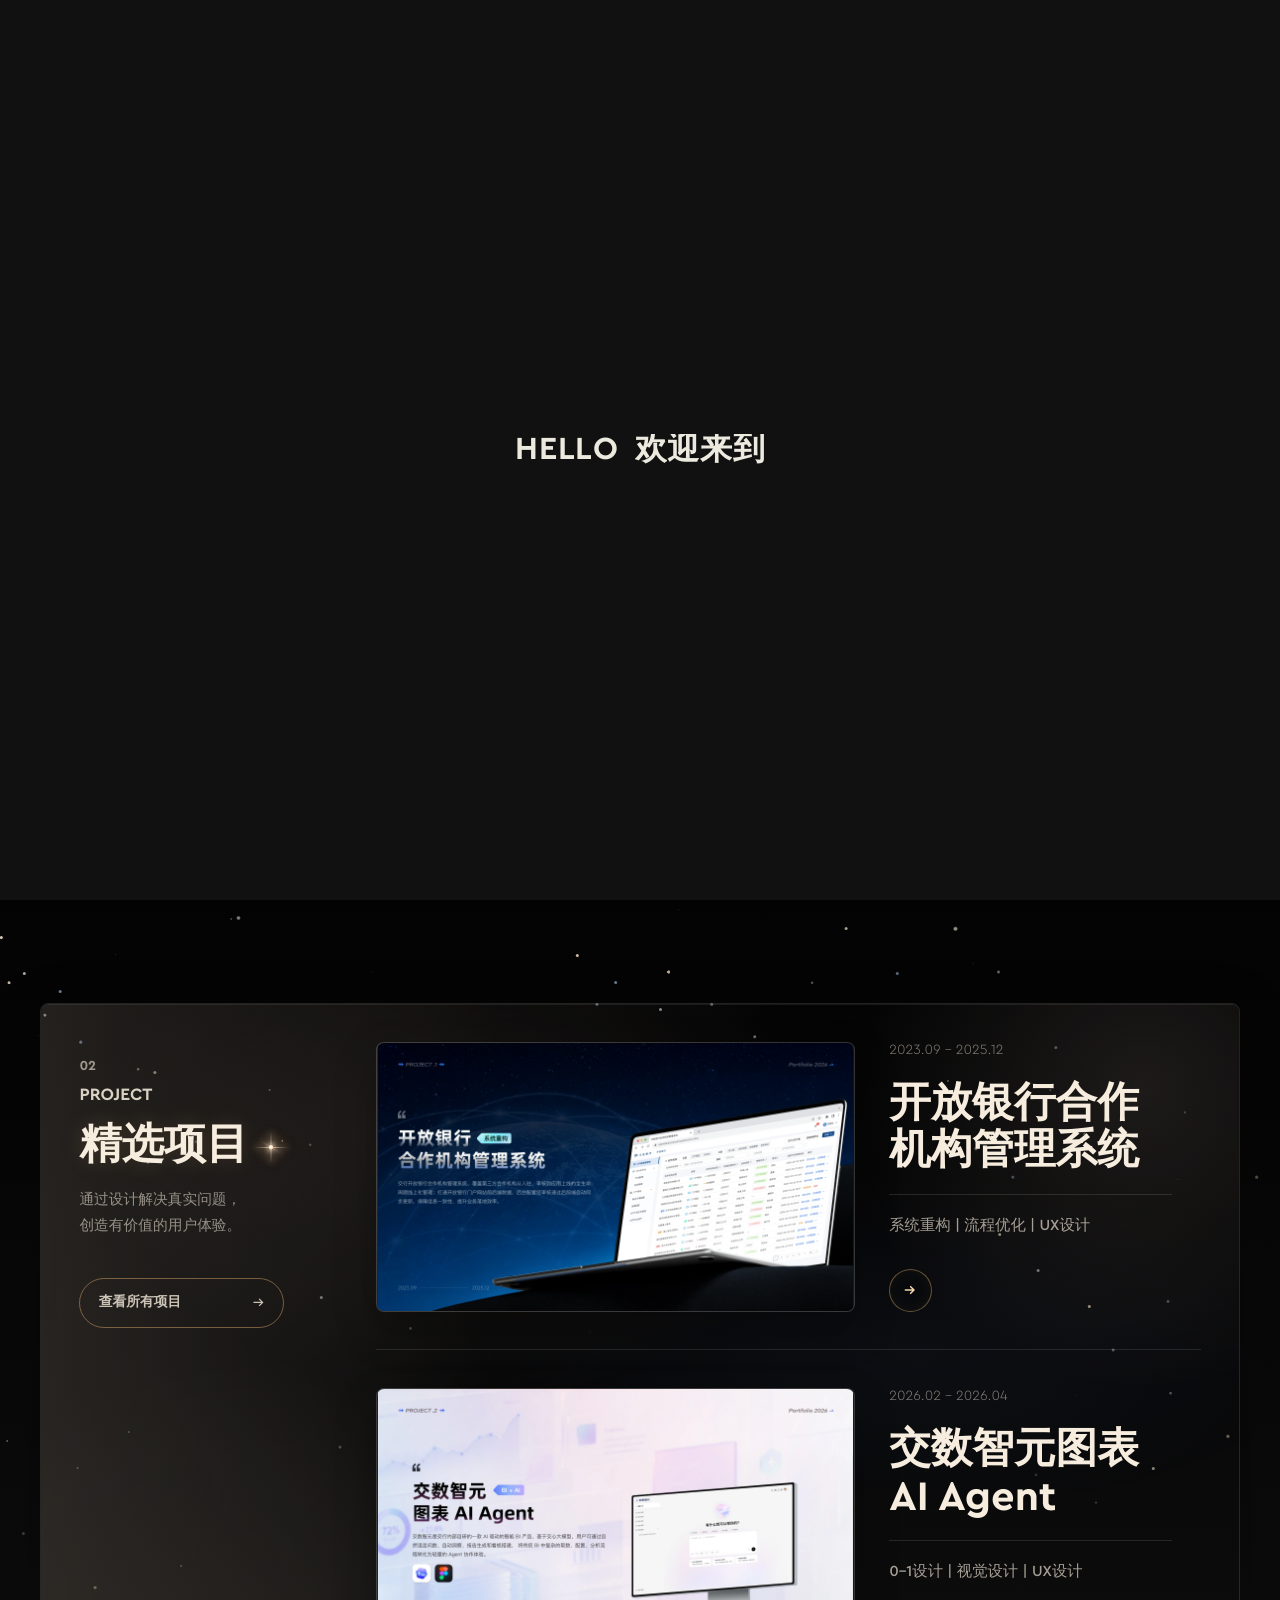
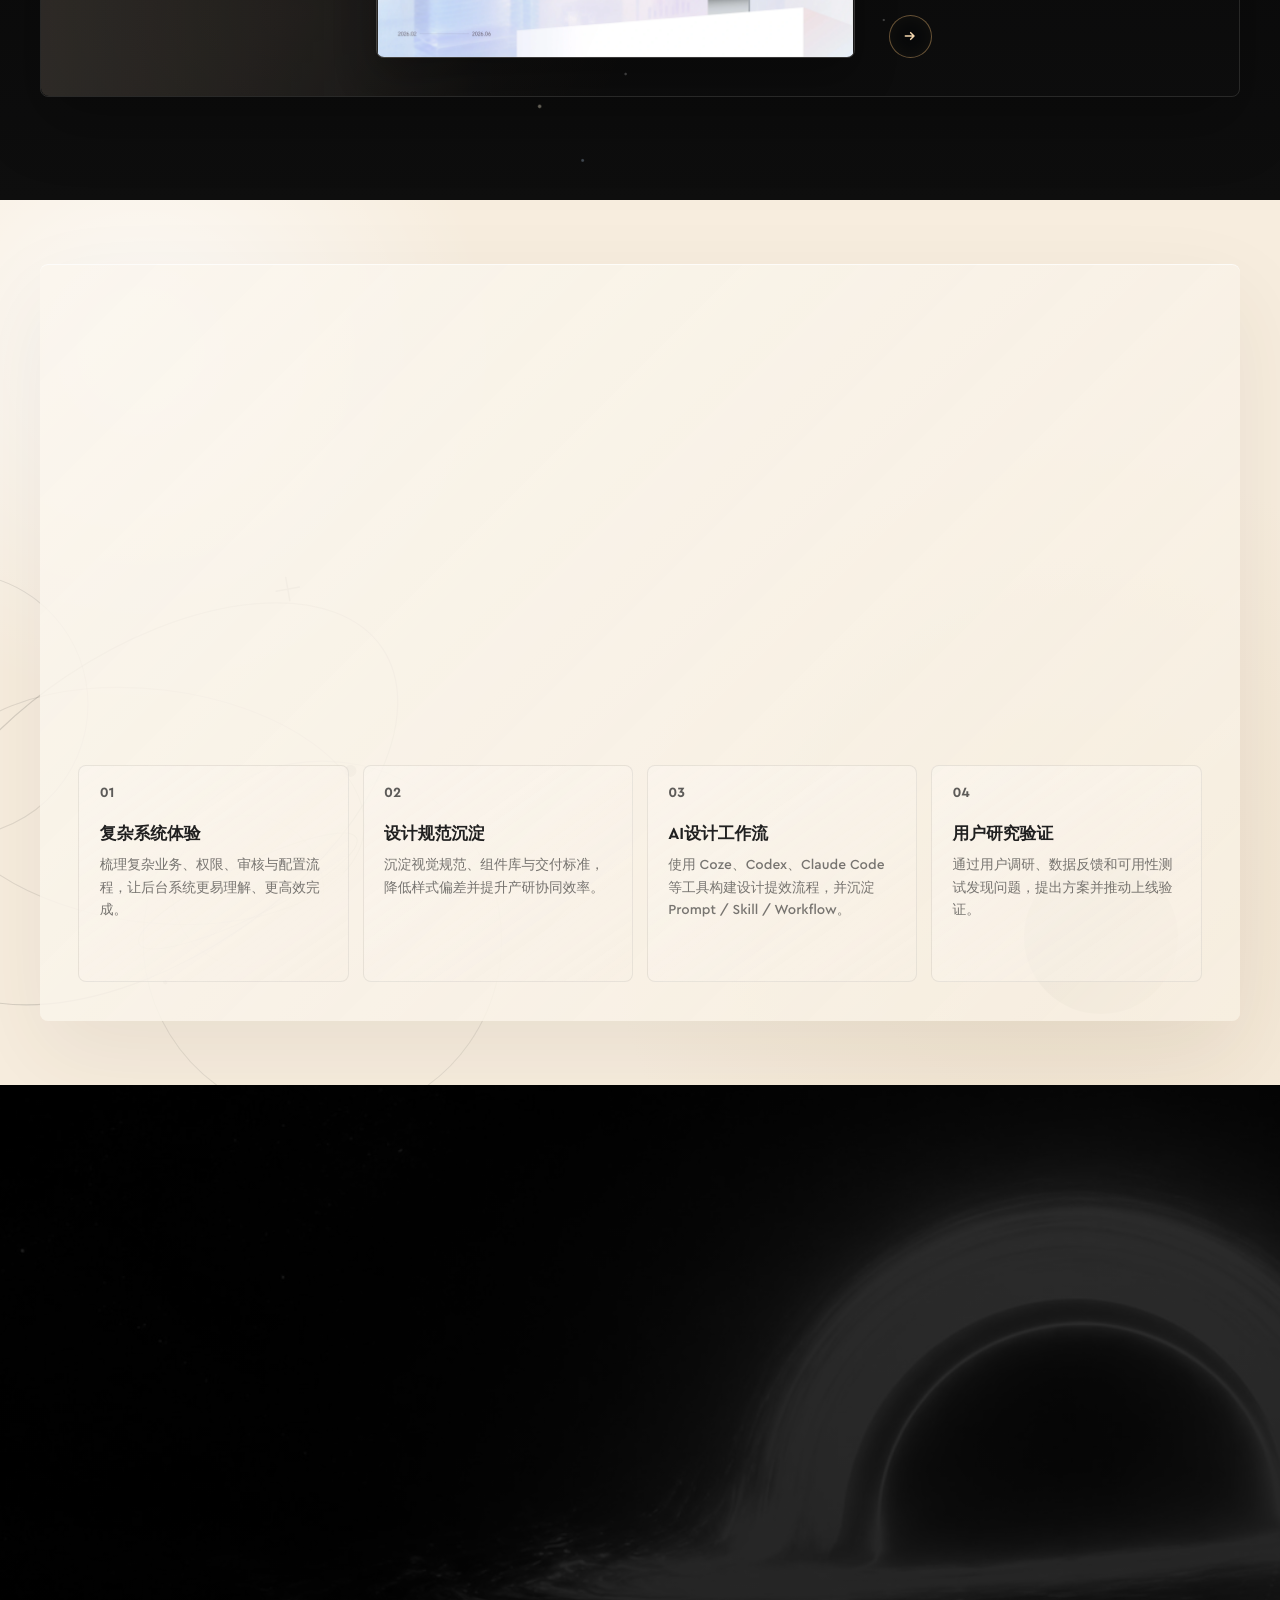
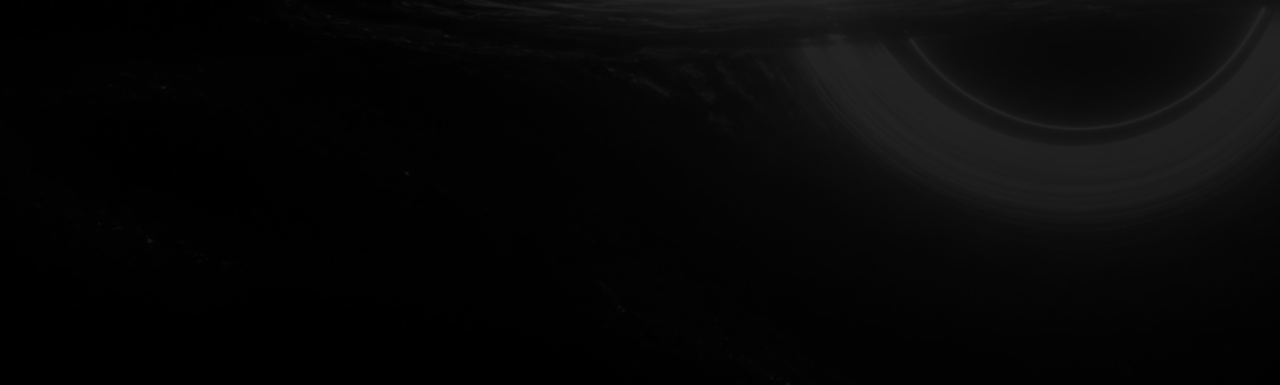
<file: index.html>
<!doctype html>
<html lang="zh-CN">
  <head>
    <meta charset="UTF-8" />
    <meta name="viewport" content="width=device-width, initial-scale=1.0" />
    <meta
      name="description"
      content="子远的设计空间 - 在这里，展开与我的故事"
    />
    <title>子远的设计空间</title>
    <link rel="icon" href="data:," />
    <link rel="preload" as="image" href="./assets/hero-video-poster.webp?v=hero-video-faststart-20260829" type="image/webp" fetchpriority="high" />
    <style>
      html,
      body {
        background: #dddddd;
      }
    </style>
    <link rel="stylesheet" href="./fonts.css" /><link rel="stylesheet" href="./page-transition.css?v=route-clip-reveal-20260715" />
    <link rel="stylesheet" href="./styles.css?v=flare-scale-20260708" />
    <link rel="stylesheet" href="./contact-footer.css?v=flare-scale-20260708" />
    <link rel="stylesheet" href="./site-header.css?v=site-header-nav-line-20260701" />
  </head>
  <body>
    <div class="loader" aria-live="polite" aria-label="HELLO 欢迎来到">
      <p class="loader__text" data-loader-text="HELLO 欢迎来到" aria-hidden="true"></p>
      <div class="loader__scan" aria-hidden="true">
        <span class="loader__scan-line"></span>
        <span class="loader__scan-block" style="--x: -42vw; --y: -1px; --w: 8vw; --h: 1px; --d: 0.02s"></span>
        <span class="loader__scan-block" style="--x: -29vw; --y: 2px; --w: 11vw; --h: 1px; --d: 0.08s"></span>
        <span class="loader__scan-block" style="--x: -17vw; --y: -5px; --w: 9vw; --h: 3px; --d: 0.14s"></span>
        <span class="loader__scan-block" style="--x: -7vw; --y: 4px; --w: 12vw; --h: 4px; --d: 0.18s"></span>
        <span class="loader__scan-block" style="--x: 3vw; --y: -2px; --w: 15vw; --h: 2px; --d: 0.22s"></span>
        <span class="loader__scan-block" style="--x: 15vw; --y: 6px; --w: 10vw; --h: 5px; --d: 0.26s"></span>
        <span class="loader__scan-block" style="--x: 28vw; --y: -4px; --w: 12vw; --h: 2px; --d: 0.31s"></span>
        <span class="loader__scan-block" style="--x: 40vw; --y: 1px; --w: 9vw; --h: 1px; --d: 0.36s"></span>
      </div>
      <div class="loader__panel loader__panel--top">
        <span></span><span></span><span></span><span></span><span></span>
        <span></span><span></span><span></span><span></span><span></span>
        <span></span><span></span><span></span><span></span><span></span>
        <span></span><span></span><span></span><span></span><span></span>
      </div>
      <div class="loader__panel loader__panel--bottom">
        <span></span><span></span><span></span><span></span><span></span>
        <span></span><span></span><span></span><span></span><span></span>
        <span></span><span></span><span></span><span></span><span></span>
        <span></span><span></span><span></span><span></span><span></span>
      </div>
    </div>

    <div data-site-header data-site-header-page="home"></div>

    <main id="top">
      <section class="hero" data-hero>
        <div class="hero__media hero__media--video" aria-hidden="true">
          <video
            src="./assets/hero-video-b-doubao-no-watermark-compressed.mp4?v=hero-video-faststart-20260829"
            poster="./assets/hero-video-poster.webp?v=hero-video-faststart-20260829"
            autoplay
            muted
            loop
            playsinline
            preload="auto"
          ></video>
        </div>
        <div class="hero__grid">
          <p class="hero__kicker reveal">Portfolio / UX UI Designer</p>
          <h1 class="hero__title" data-split-title>子远的设计空间</h1>
          <p class="hero__subtitle reveal">在这里，展开与我的故事</p>
          <div class="hero__actions reveal">
            <a class="hero__cta" href="#selected" aria-label="探索我的作品">
              <span>探索我的作品</span>
              <svg viewBox="0 0 24 24" aria-hidden="true" focusable="false">
                <path d="M16.1716 10.9999L10.8076 5.63589L12.2218 4.22168L20 11.9999L12.2218 19.778L10.8076 18.3638L16.1716 12.9999H4V10.9999H16.1716Z" />
              </svg>
            </a>
            <a class="hero__contact" href="#contact" aria-label="联系我">联系我</a>
          </div>
        </div>
      </section>

      <section class="selected" id="selected">
        <div class="selected__stars" aria-hidden="true">
          <span class="selected__stars-layer selected__stars-layer--near"></span>
          <span class="selected__stars-layer selected__stars-layer--mid"></span>
          <span class="selected__stars-layer selected__stars-layer--far"></span>
        </div>
        <div class="selected__shell">
          <aside class="selected__intro">
            <p class="selected__number">02</p>
            <p class="selected__kicker">PROJECT</p>
            <h2 class="selected__heading">
              <span>精选项目</span>
              <span class="title-flare title-flare--gold" aria-hidden="true">
                <span class="title-flare__halo"></span>
                <span class="title-flare__ray title-flare__ray--h"></span>
                <span class="title-flare__ray title-flare__ray--v"></span>
                <span class="title-flare__ray title-flare__ray--d1"></span>
                <span class="title-flare__ray title-flare__ray--d2"></span>
                <span class="title-flare__core"></span>
                <span class="title-flare__orb"></span>
              </span>
            </h2>
            <p class="section-read selected__copy reveal-lines">
              <span>通过设计解决真实问题，</span>
              <span>创造有价值的用户体验。</span>
            </p>
            <a class="selected__all-projects" href="./projects.html">
              <span>查看所有项目</span>
              <svg viewBox="0 0 24 24" aria-hidden="true" focusable="false">
                <path d="M5 12H18M13 7L18 12L13 17" />
              </svg>
            </a>
          </aside>

          <div class="work-list" aria-label="精选项目列表">
            <article class="work-card reveal-card">
              <div class="work-card__visual">
                <img
                  src="./assets/open-bank/open-bank-00.webp?v=open-bank-images-20260714"
                  alt="开放银行合作机构管理系统项目封面"
                />
              </div>
              <div class="work-card__body">
                <p class="work-card__meta">2023.09 - 2025.12</p>
                <h3>开放银行合作机构管理系统</h3>
                <p class="work-card__tags">系统重构 | 流程优化 | UX设计</p>
                <a href="./open-bank.html" class="link-button" aria-label="查看开放银行合作机构管理系统详情">
                  <span>View</span>
                  <i class="link-button__icon" aria-hidden="true">
                    <svg viewBox="0 0 24 24" focusable="false">
                      <path d="M5 12H18M13 7L18 12L13 17" />
                    </svg>
                  </i>
                </a>
              </div>
            </article>
            <article class="work-card reveal-card">
              <div class="work-card__visual">
                <img
                  src="./assets/bi-agent/bi-agent-00.webp?v=bi-agent-p0-20260829b"
                  alt="交数智元图表 AI Agent 项目封面"
                />
              </div>
              <div class="work-card__body">
                <p class="work-card__meta">2026.02 - 2026.04</p>
                <h3>交数智元图表 AI Agent</h3>
                <p class="work-card__tags">0-1设计 | 视觉设计 | UX设计</p>
                <a href="./bi-agent.html" class="link-button" aria-label="查看交数智元图表 AI Agent 详情">
                  <span>View</span>
                  <i class="link-button__icon" aria-hidden="true">
                    <svg viewBox="0 0 24 24" focusable="false">
                      <path d="M5 12H18M13 7L18 12L13 17" />
                    </svg>
                  </i>
                </a>
              </div>
            </article>
          </div>
        </div>
      </section>

      <section class="about" id="about">
        <div class="about__panel">
          <div class="about__intro reveal-card">
            <p class="about__number">03</p>
            <p class="about__kicker">ABOUT ME</p>
            <svg
              class="about__headline-orbit"
              width="341"
              height="228"
              viewBox="0 0 341 228"
              fill="none"
              xmlns="http://www.w3.org/2000/svg"
              aria-hidden="true"
              focusable="false"
            >
              <path
                d="M149.149 49.8545C190.243 36.2349 229.815 31.1242 260.562 33.853C275.937 35.2175 289.082 38.5399 299.103 43.7186C309.121 48.8958 315.988 55.9106 318.887 64.6573C321.786 73.404 320.467 83.1317 315.524 93.2674C310.58 103.406 302.022 113.921 290.505 124.198C267.473 144.751 232.682 164.285 191.589 177.904C150.495 191.524 110.924 196.636 80.1759 193.907C64.8011 192.542 51.6568 189.22 41.6358 184.041C31.6177 178.864 24.7506 171.849 21.8516 163.102C18.9527 154.356 20.2711 144.628 25.214 134.492C30.1585 124.354 38.7166 113.839 50.2331 103.562C73.2648 83.0089 108.055 63.4741 149.149 49.8545Z"
                stroke="#ACACAC"
              />
              <path
                d="M315.121 39.8398C315.121 39.8398 302.358 38.6043 296.853 33.0445C291.345 27.4873 290.121 6.83984 290.121 6.83984C290.121 6.83984 288.9 27.4846 283.39 33.0445C277.884 38.607 265.121 39.8398 265.121 39.8398C265.121 39.8398 277.884 41.0754 283.39 46.6326C288.897 52.195 290.121 72.8398 290.121 72.8398C290.121 72.8398 291.345 52.195 296.853 46.6326C302.358 41.0754 315.121 39.8398 315.121 39.8398Z"
                fill="#202020"
              />
            </svg>
            <h2 class="about__headline">
              <span>你好，</span>
              <span>我是子远</span>
            </h2>
            <p class="about__role">UX / UI DESIGNER</p>
            <p class="about__description">
              6年体验设计经验，长期关注复杂业务系统、B端 SaaS、开放银行与 AI 产品体验。
              我习惯从业务目标、用户路径和落地成本之间寻找平衡，把调研、流程、界面、规范和协同串成可推进的方案。
            </p>

            <a
              href="./assets/体验设计师-舒子远-简历.pdf"
              class="about__resume-link"
              target="_blank"
              rel="noopener noreferrer"
              aria-label="新开标签页查看舒子远 PDF 简历"
            >
              <span>下载简历</span>
              <svg viewBox="0 0 24 24" aria-hidden="true" focusable="false">
                <path d="M12 4V15M7 10L12 15L17 10M5 20H19" />
              </svg>
            </a>
          </div>

          <div class="about__portrait reveal-card">
            <img src="./assets/profile-photo.webp" alt="舒子远个人照片" />
          </div>

          <div class="about__details reveal-card" aria-label="设计经历信息">
            <dl class="about__facts">
              <div>
                <dt>Role</dt>
                <dd>体验设计师 / UX UI Designer</dd>
              </div>
              <div>
                <dt>Education</dt>
                <dd>华中师范大学 / 视觉传达设计</dd>
              </div>
              <div>
                <dt>Focus</dt>
                <dd>B端系统、AI Agent、设计规范、用户研究</dd>
              </div>
            </dl>

            <div class="about__skills" aria-label="擅长方向">
              <span>体验策略</span>
              <span>信息架构</span>
              <span>流程设计</span>
              <span>交互设计</span>
              <span>视觉设计</span>
              <span>组件规范</span>
              <span>用户调研</span>
              <span>可用性测试</span>
              <span>AI Workflow</span>
              <span>Prompt / Skill</span>
            </div>
          </div>

          <div class="about__abilities" aria-label="核心能力">
            <article class="about__ability">
              <span>01</span>
              <h3>复杂系统体验</h3>
              <p>梳理复杂业务、权限、审核与配置流程，让后台系统更易理解、更高效完成。</p>
            </article>
            <article class="about__ability">
              <span>02</span>
              <h3>设计规范沉淀</h3>
              <p>沉淀视觉规范、组件库与交付标准，降低样式偏差并提升产研协同效率。</p>
            </article>
            <article class="about__ability">
              <span>03</span>
              <h3>AI设计工作流</h3>
              <p>使用 Coze、Codex、Claude Code 等工具构建设计提效流程，并沉淀 Prompt / Skill / Workflow。</p>
            </article>
            <article class="about__ability">
              <span>04</span>
              <h3>用户研究验证</h3>
              <p>通过用户调研、数据反馈和可用性测试发现问题，提出方案并推动上线验证。</p>
            </article>
          </div>
        </div>
      </section>

      <div data-contact-footer></div>
    </main>

    <script src="./site-header.js?v=home-project-anchor-20260713"></script>
    <script src="./contact-footer.js?v=hero-contact-glass-v2-20260705"></script>
    <script src="./script.js?v=home-project-reveal-20260714"></script>
  </body>
</html>
</file>
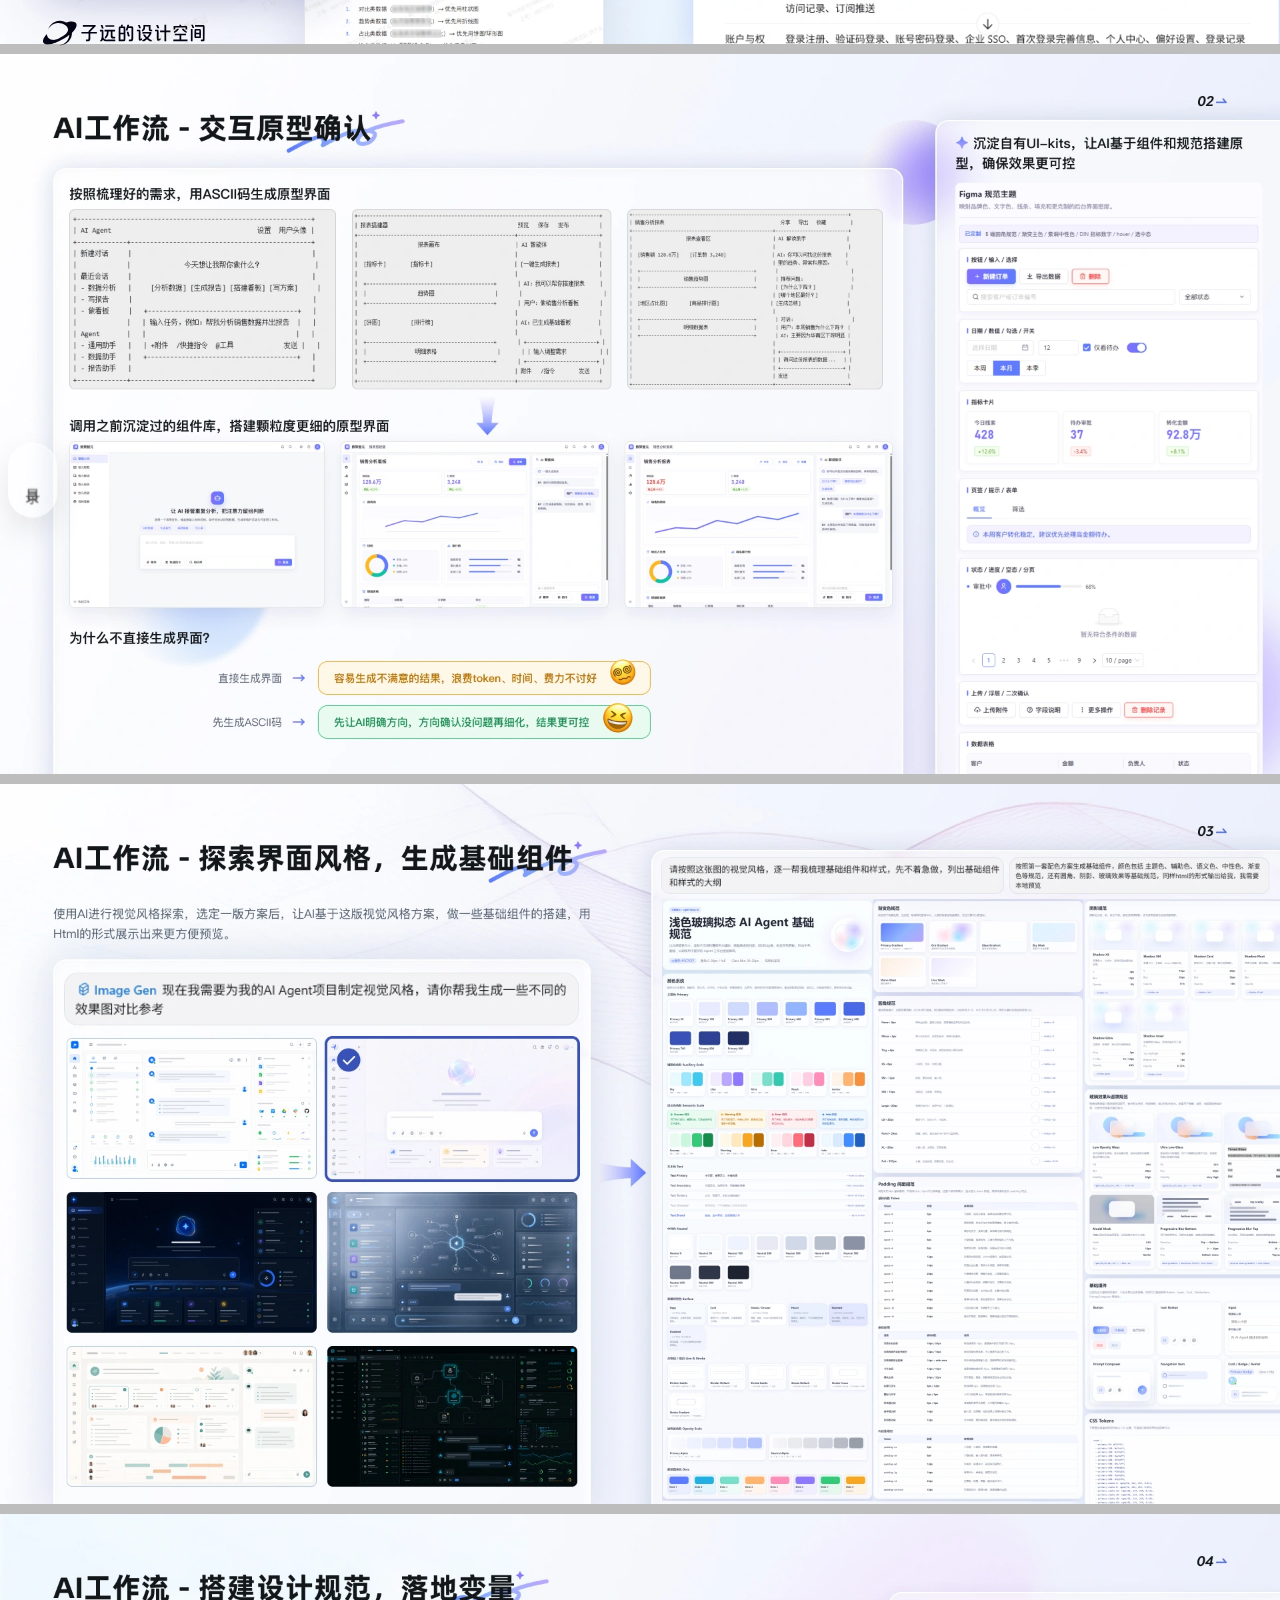
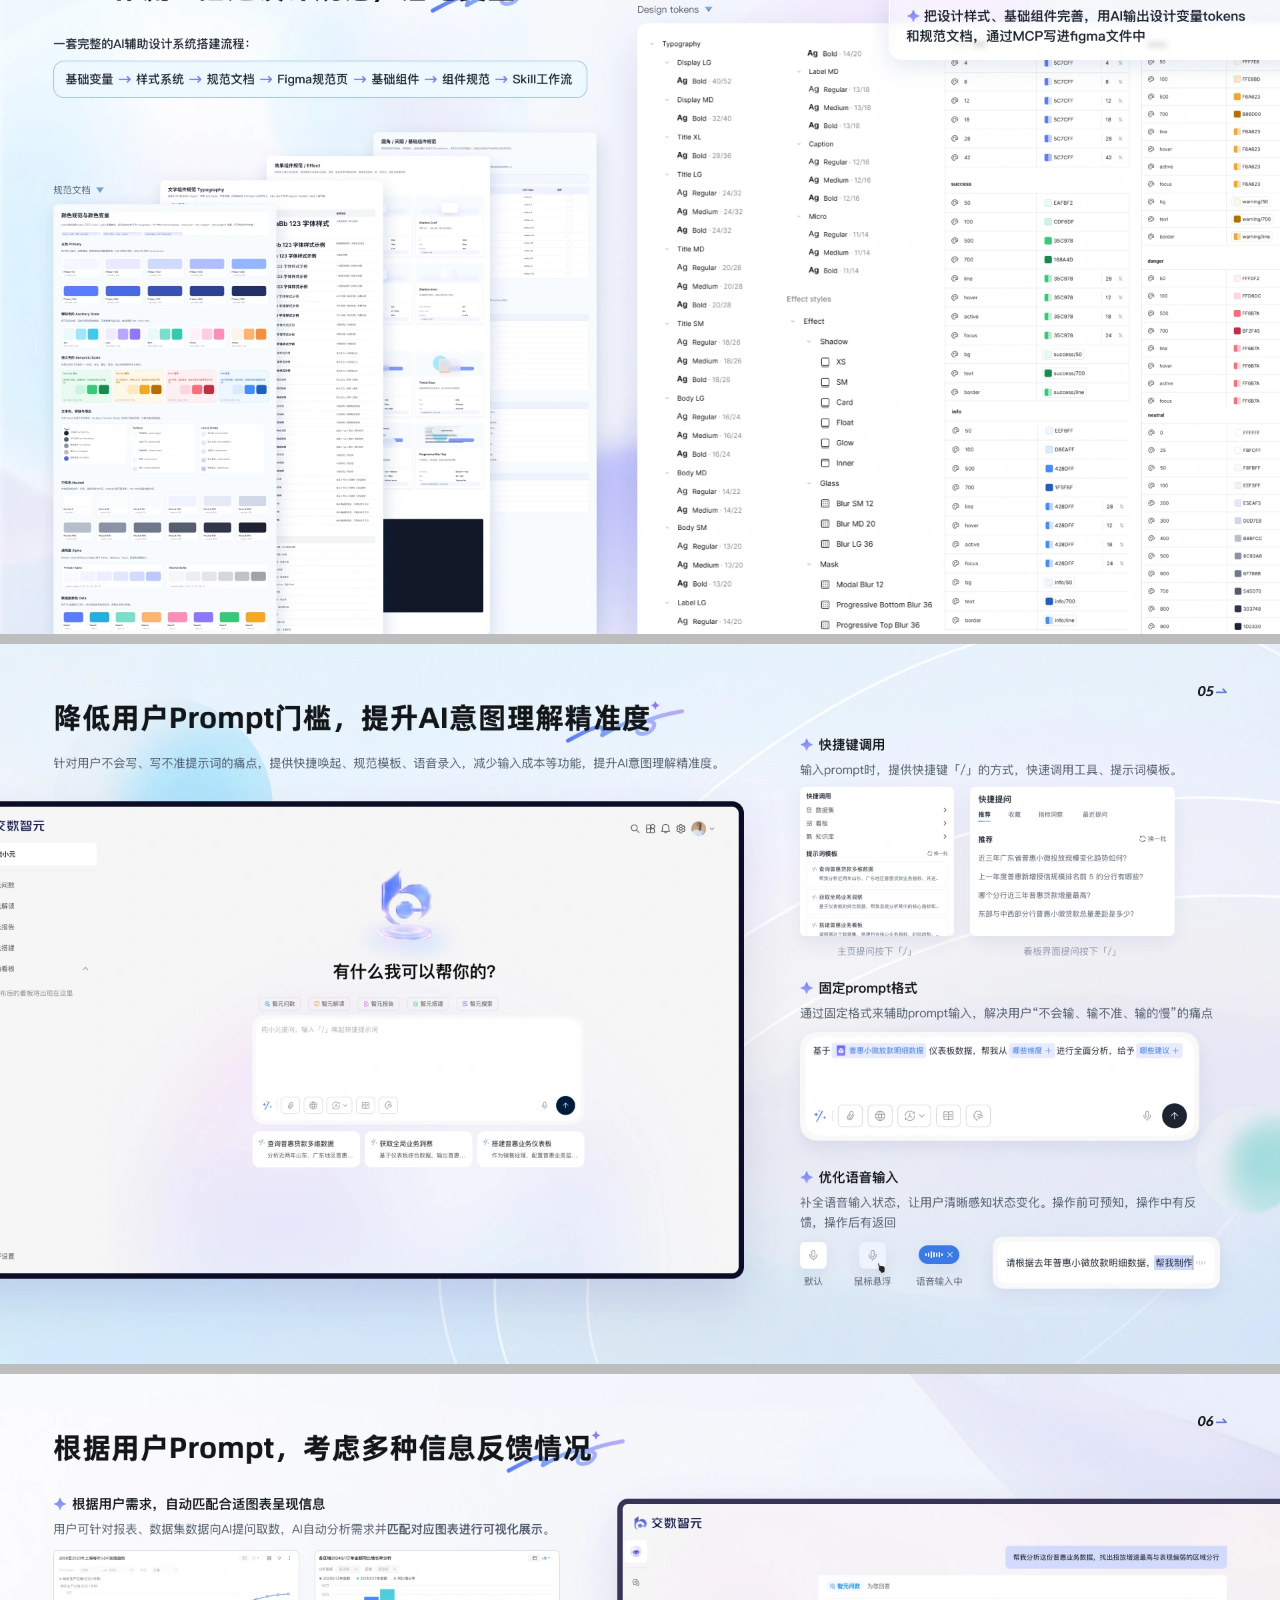
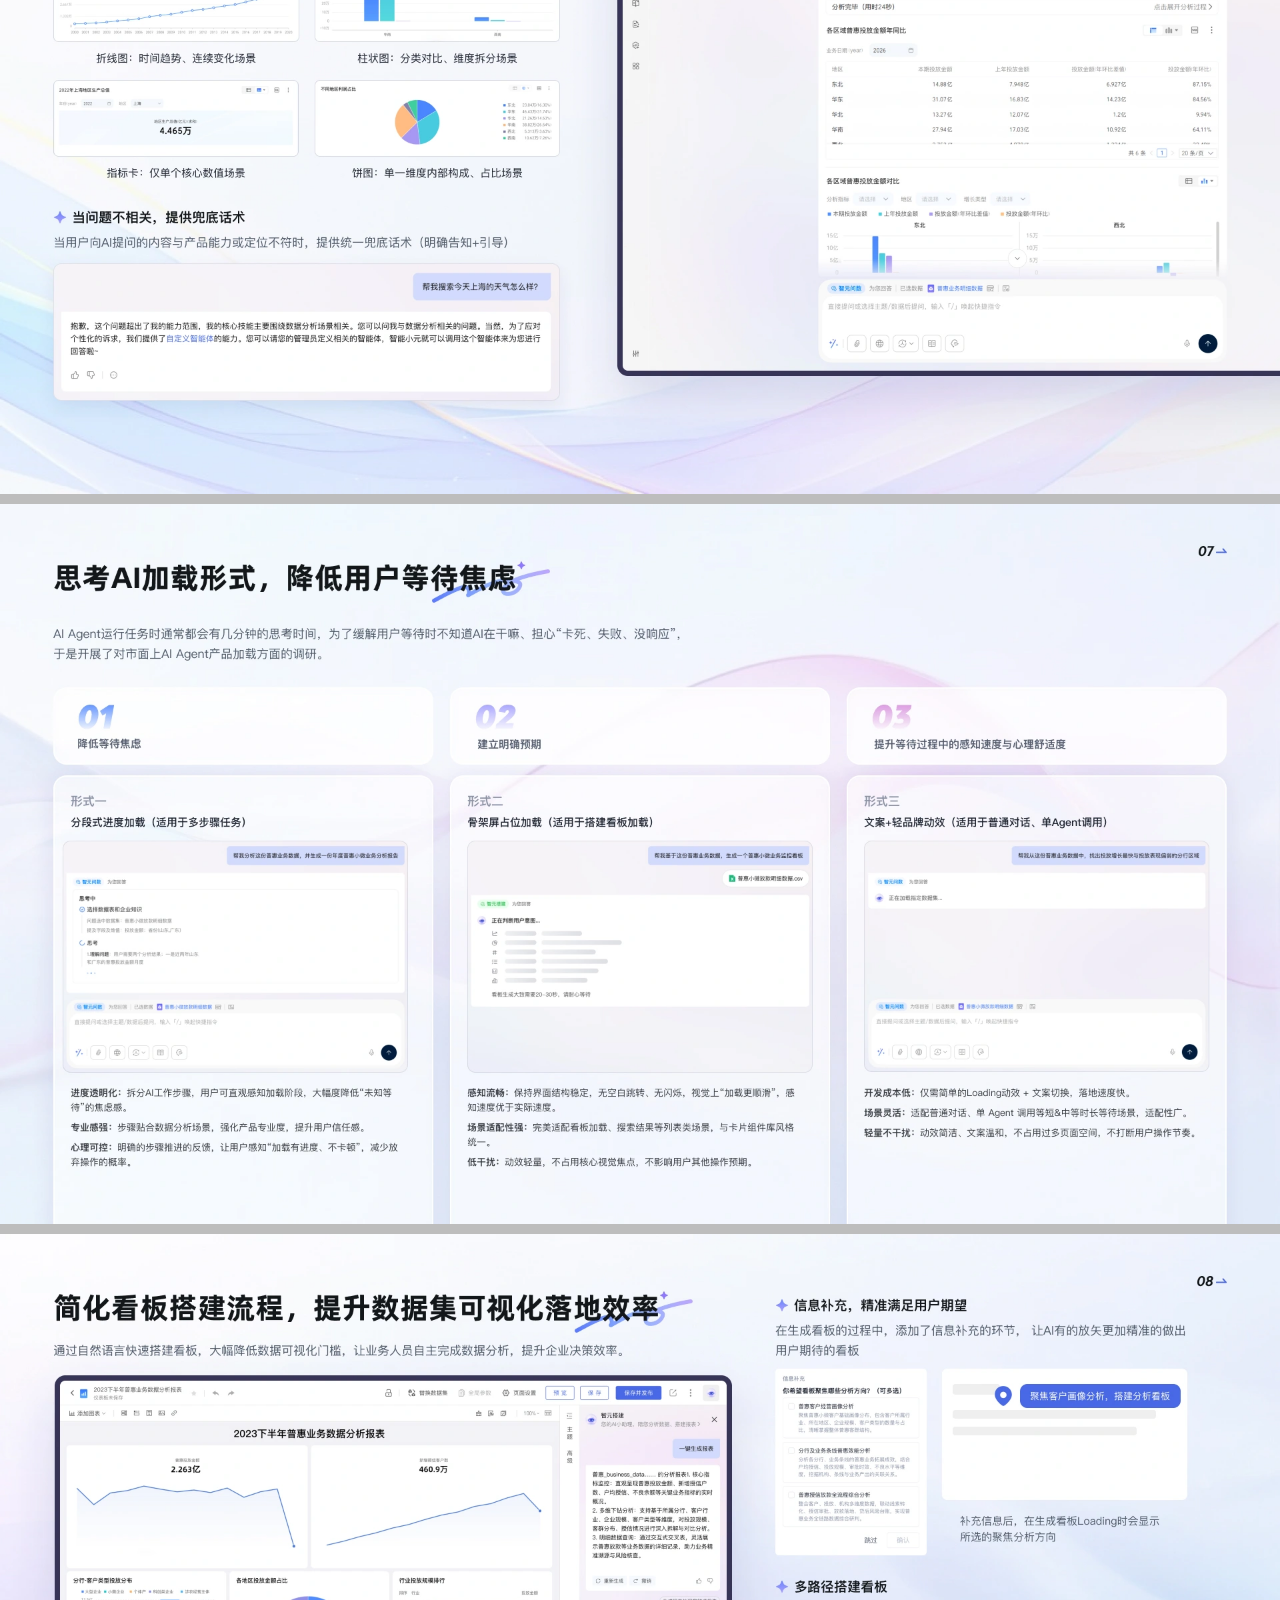
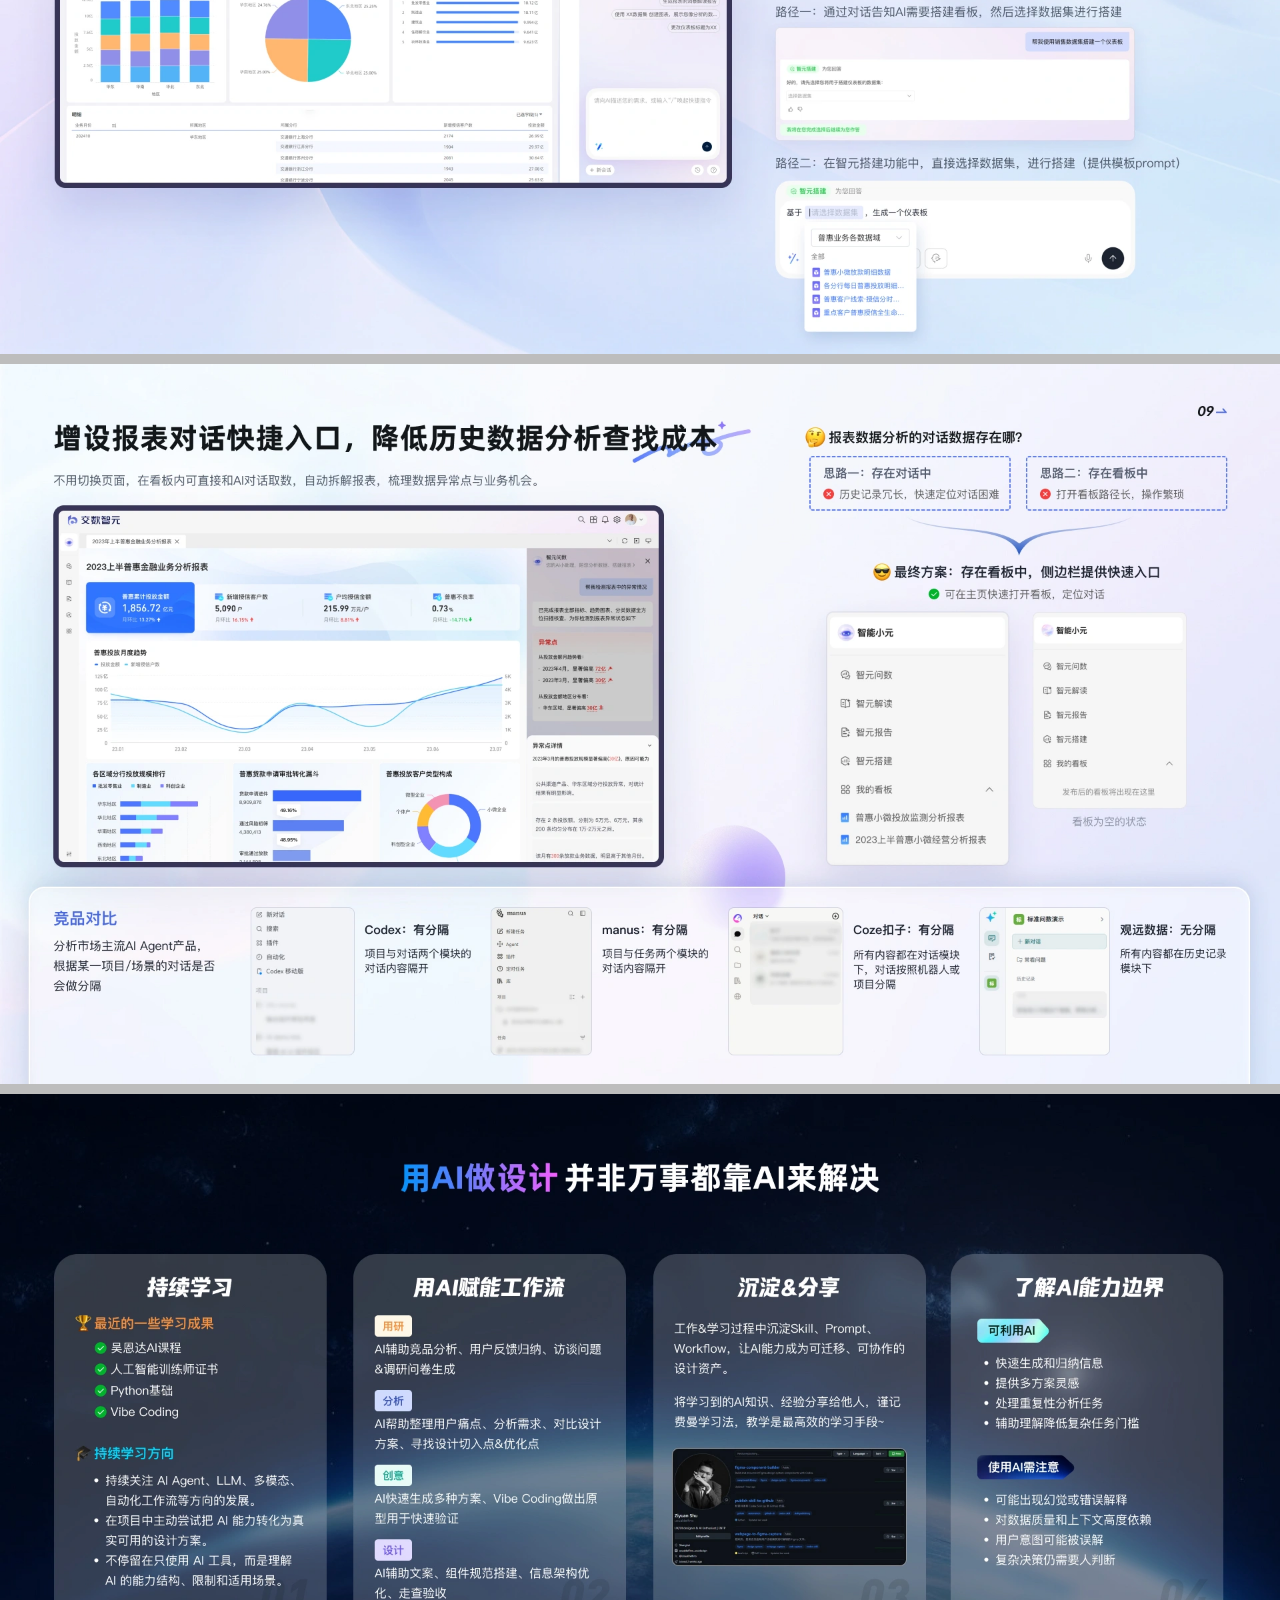
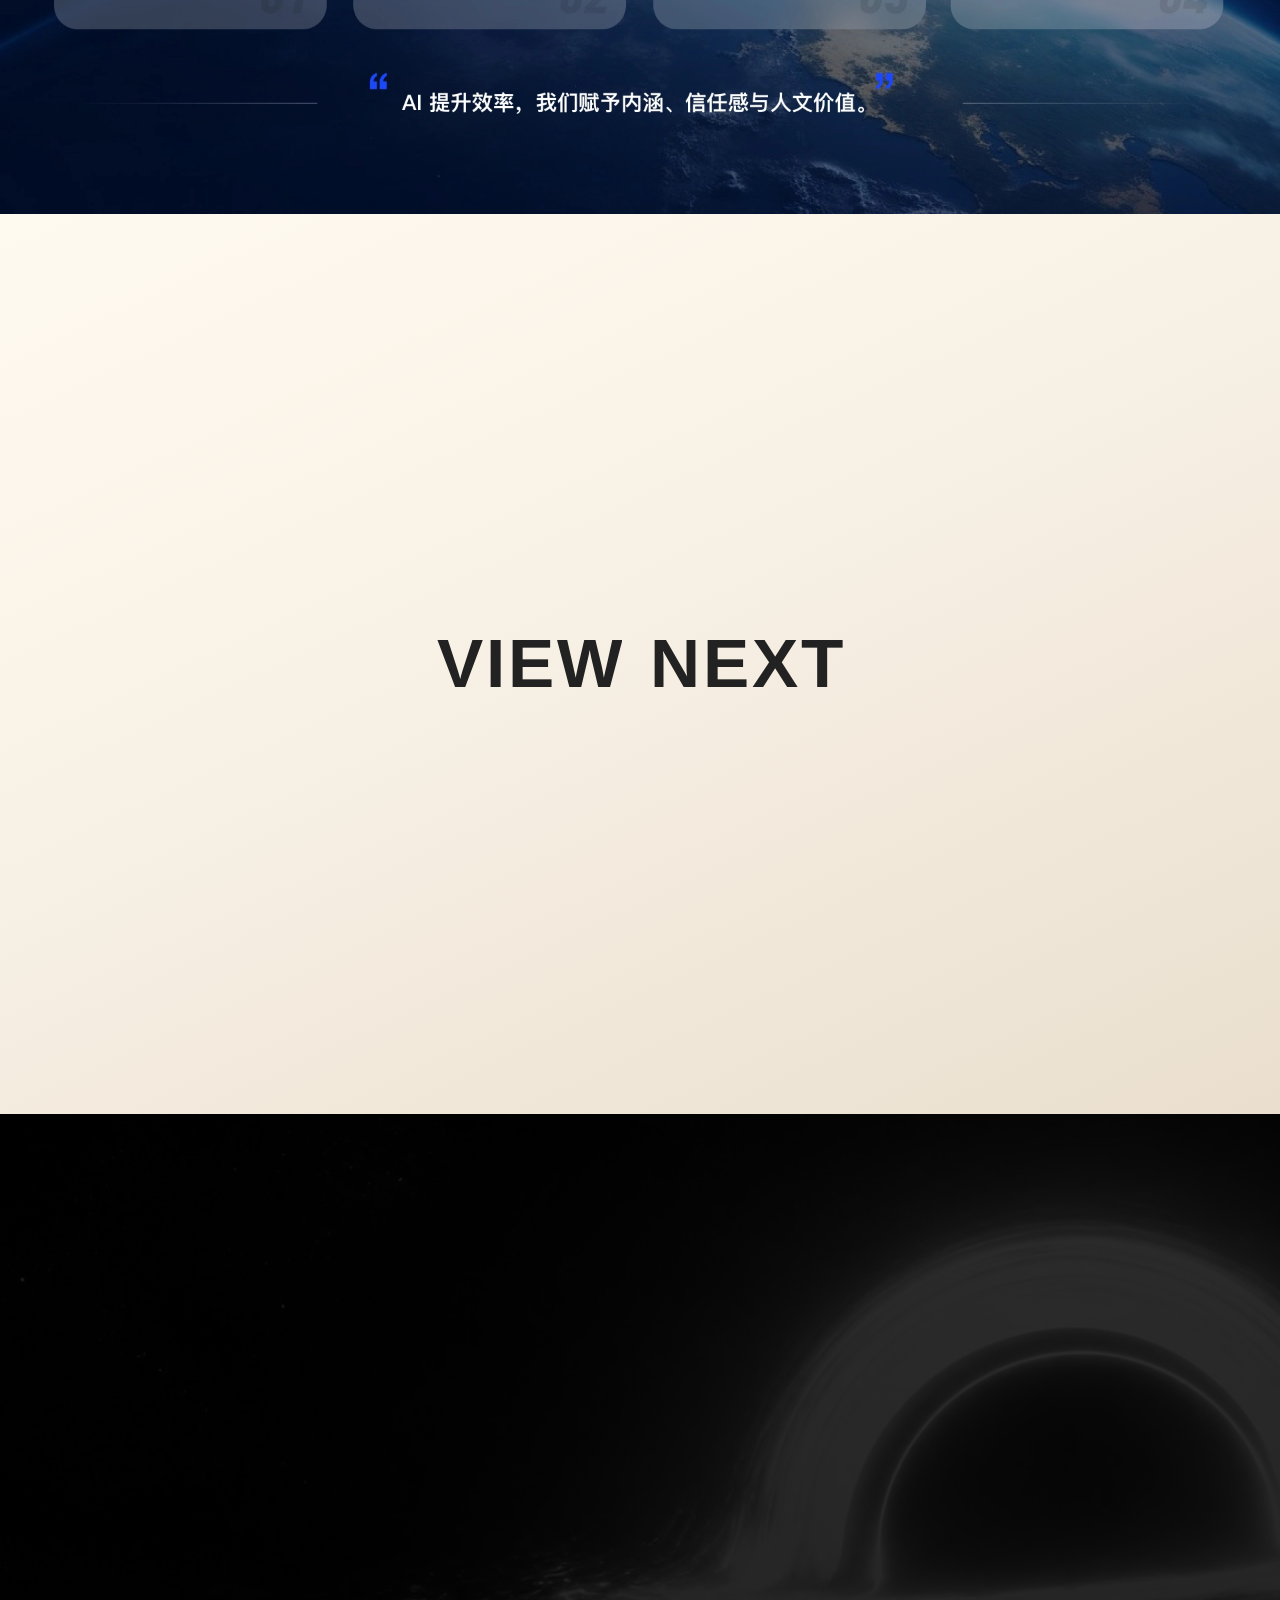
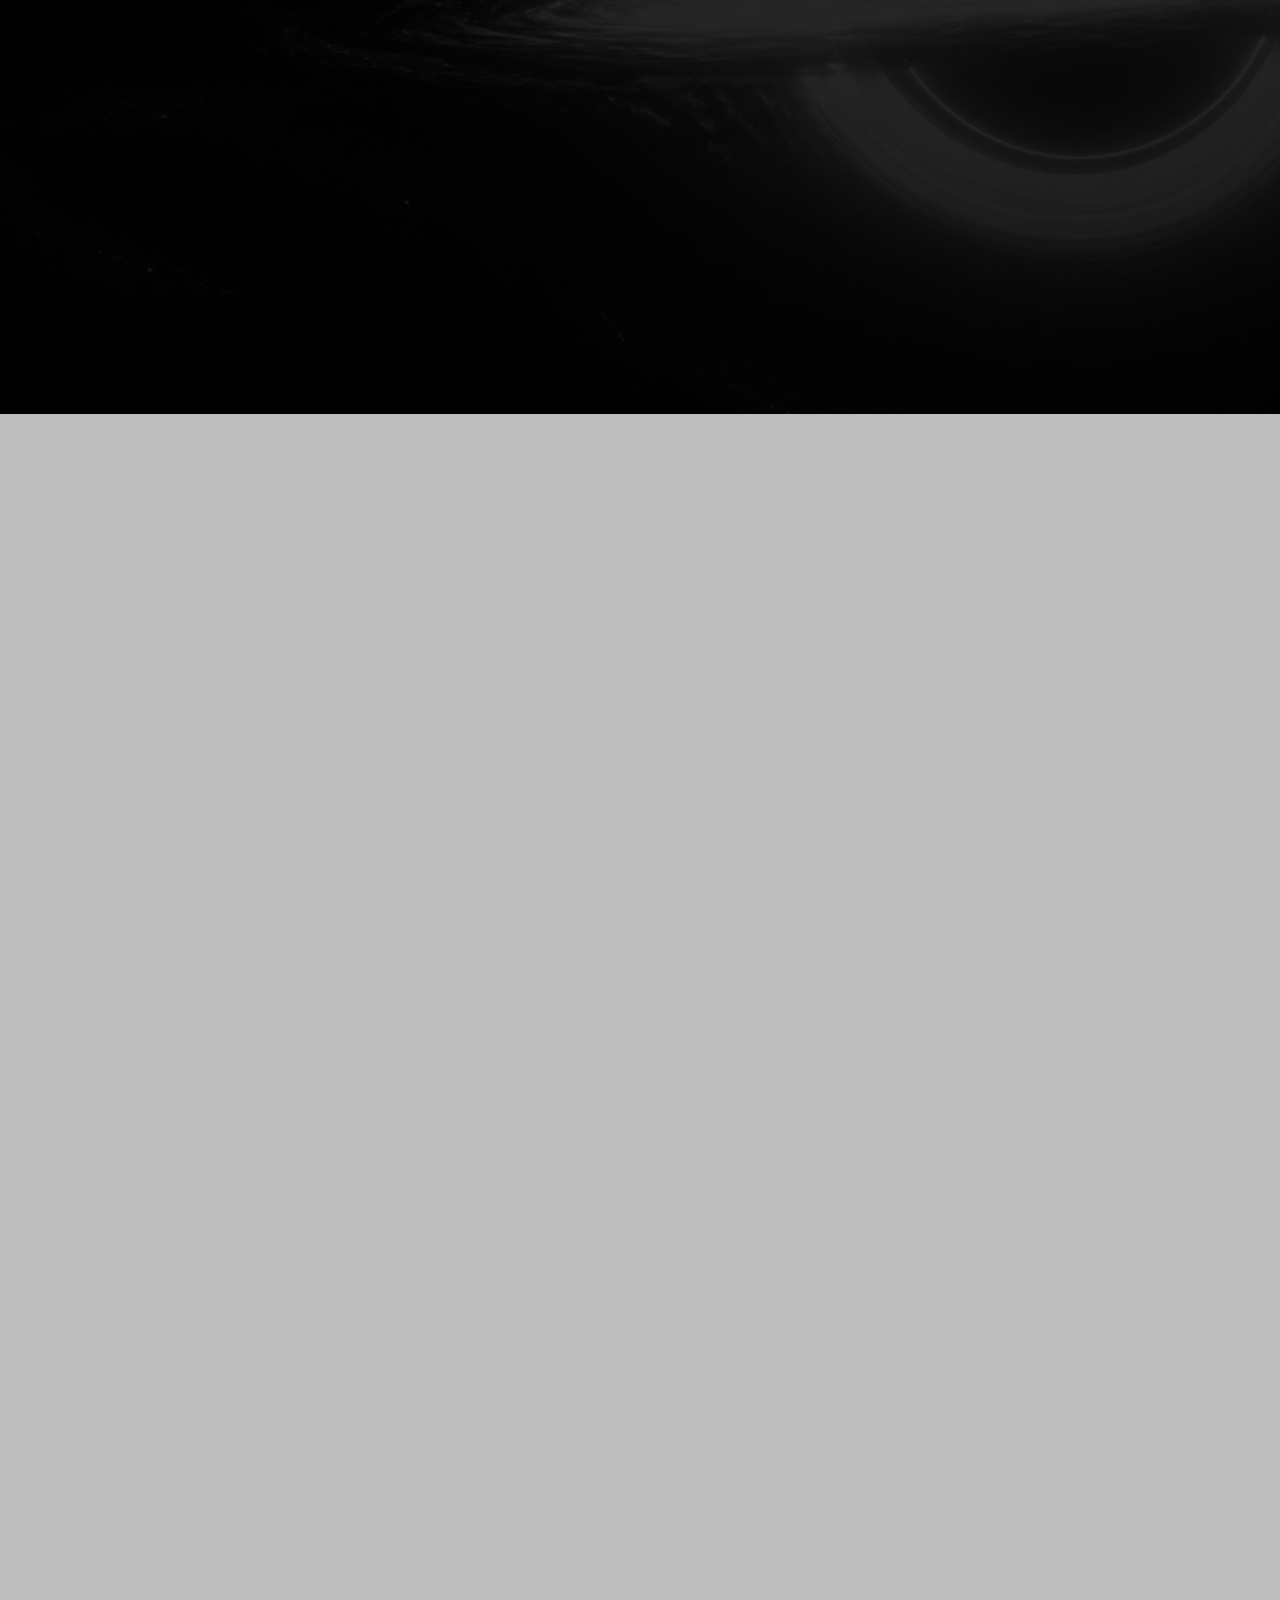
<file: bi-agent.html>
<!doctype html>
<html lang="en">
  <head>
    <meta charset="UTF-8" />
    <meta
      name="viewport"
      content="width=device-width, initial-scale=1, minimum-scale=1, maximum-scale=5"
    />
    <meta
      name="description"
      content="数策智元图表 AI Agent 项目详情页。"
    />
    <title>数策智元图表 AI Agent / 子远的设计空间</title>
    <link rel="icon" href="data:," />
    <style>
      html,
      body {
        background: #08101d;
      }
    </style>
    <link rel="preload" as="image" href="./assets/bi-agent/bi-agent-00.webp?v=bi-agent-p0-20260829b" type="image/webp" fetchpriority="high" /><link rel="stylesheet" href="./fonts.css" /><link rel="stylesheet" href="./page-transition.css?v=route-clip-reveal-20260715" />
    <link rel="stylesheet" href="./project-detail.css?v=hero-priority-20260715" />
    <link rel="stylesheet" href="./contact-footer.css?v=flare-scale-20260708" />
    <link rel="stylesheet" href="./site-header.css?v=detail-nav-hidden-20260714" />
  </head>
  <body data-project="bi-agent">
    <div class="loader" aria-live="polite" aria-label="HELLO 欢迎来到">
      <p class="loader__text" data-loader-text="HELLO 欢迎来到" aria-hidden="true"></p>
      <div class="loader__scan" aria-hidden="true">
        <span class="loader__scan-line"></span>
        <span class="loader__scan-block" style="--x: -42vw; --y: -1px; --w: 8vw; --h: 1px; --d: 0.02s"></span>
        <span class="loader__scan-block" style="--x: -29vw; --y: 2px; --w: 11vw; --h: 1px; --d: 0.08s"></span>
        <span class="loader__scan-block" style="--x: -17vw; --y: -5px; --w: 9vw; --h: 3px; --d: 0.14s"></span>
        <span class="loader__scan-block" style="--x: -7vw; --y: 4px; --w: 12vw; --h: 4px; --d: 0.18s"></span>
        <span class="loader__scan-block" style="--x: 3vw; --y: -2px; --w: 15vw; --h: 2px; --d: 0.22s"></span>
        <span class="loader__scan-block" style="--x: 15vw; --y: 6px; --w: 10vw; --h: 5px; --d: 0.26s"></span>
        <span class="loader__scan-block" style="--x: 28vw; --y: -4px; --w: 12vw; --h: 2px; --d: 0.31s"></span>
        <span class="loader__scan-block" style="--x: 40vw; --y: 1px; --w: 9vw; --h: 1px; --d: 0.36s"></span>
      </div>
      <div class="loader__panel loader__panel--top">
        <span></span><span></span><span></span><span></span><span></span>
        <span></span><span></span><span></span><span></span><span></span>
        <span></span><span></span><span></span><span></span><span></span>
        <span></span><span></span><span></span><span></span><span></span>
      </div>
      <div class="loader__panel loader__panel--bottom">
        <span></span><span></span><span></span><span></span><span></span>
        <span></span><span></span><span></span><span></span><span></span>
        <span></span><span></span><span></span><span></span><span></span>
        <span></span><span></span><span></span><span></span><span></span>
      </div>
    </div>

    <div data-site-header data-site-header-active="project"></div>

    <nav class="c-anchor-nav" aria-label="Project anchors" data-anchor-nav>
      <div class="c-anchor-nav__rail" aria-hidden="true">
        <span>目录</span>
      </div>
      <div class="c-anchor-nav__panel">
        <ul class="c-anchor-nav__list">
          <li>
            <a href="#page-02" data-anchor-link="page-02">
              <span class="c-anchor-nav__text">需求分析</span>
            </a>
          </li>
          <li>
            <a href="#page-03" data-anchor-link="page-03">
              <span class="c-anchor-nav__text">AI生成交互原型</span>
            </a>
          </li>
          <li>
            <a href="#page-04" data-anchor-link="page-04">
              <span class="c-anchor-nav__text">AI探索视觉风格</span>
            </a>
          </li>
          <li>
            <a href="#page-05" data-anchor-link="page-05">
              <span class="c-anchor-nav__text">AI落地设计规范</span>
            </a>
          </li>
          <li>
            <a href="#page-06" data-anchor-link="page-06">
              <span class="c-anchor-nav__text">界面设计细节</span>
            </a>
          </li>
          <li>
            <a href="#page-11" data-anchor-link="page-11">
              <span class="c-anchor-nav__text">AI项目总结</span>
            </a>
          </li>
        </ul>
      </div>
    </nav>

    <div class="smooth-root" data-smooth-root>
      <main class="main">
        <div class="p-single">
          <section class="p-single-mv" aria-label="Faint Film hero">
            <div class="p-single-mv__box">
              <!-- 修改点 1：按需求完整删除首屏右下角项目预览悬浮卡片，不渲染 p-single-mv__card 或替代元素。 -->
            </div>

            <div class="p-single-mv__background">
              <!-- 图片替换入口：data-image-slot="hero"，实际 src 由 script.js 的 IMAGE_SLOTS 统一注入。 -->
              <img
                src="./assets/bi-agent/bi-agent-00.webp?v=bi-agent-p0-20260829b" width="1920" height="1080" fetchpriority="high" loading="eager" decoding="async" data-image-slot="hero"
                alt="数策智元图表 AI Agent 项目封面"
              />
            </div>
          </section>

          <section class="p-single-brief" aria-labelledby="project-preface-title">
            <svg class="p-single-brief__decor p-single-brief__decor--planet" viewBox="0 0 1600 700" aria-hidden="true" focusable="false">
              <ellipse cx="450" cy="260" rx="660" ry="190" transform="rotate(-16 450 260)" fill="none" stroke="currentColor" stroke-linecap="round" stroke-width="1.2" />
              <circle cx="450" cy="260" r="24" fill="currentColor" />
            </svg>
            <svg class="p-single-brief__decor p-single-brief__decor--stars" viewBox="0 0 260 170" aria-hidden="true" focusable="false">
              <path d="M74 5C81 58 92 69 145 76C92 83 81 94 74 147C67 94 56 83 3 76C56 69 67 58 74 5Z" fill="currentColor" />
              <path d="M194 44C198 77 205 84 238 88C205 92 198 99 194 132C190 99 183 92 150 88C183 84 190 77 194 44Z" fill="currentColor" />
            </svg>
            <div class="p-single-brief__row p-single-detail">
              <h2 class="p-single-title" id="project-preface-title">
                <span>Preface</span>
                写在最前
              </h2>
              <p class="p-single-text">
                “交数智元是交行内部的数据分析 AI Agent 产品，作为从0到1孵化的创新项目，面对紧张的项目周期，全程依托 AI 提升产出效率，用 AI 赋能设计工作流，希望对你有所启发。”
              </p>
            </div>

            <div class="p-single-brief__row p-single-scope" aria-labelledby="project-scope-title">
              <h2 class="p-single-title" id="project-scope-title">
                <span>Scope</span>
                负责内容
              </h2>
              <ul class="p-single-scope-list" aria-label="负责内容">
                <li>需求分析</li>
                <li>视觉设计</li>
                <li>界面设计</li>
                <li>规范落地</li>
              </ul>
            </div>
          </section>

          <section class="p-single-images" aria-label="Project images">
            <div class="p-single-images__item" id="page-02" data-anchor-section="page-02">
              <!-- 图片替换入口：data-image-slot="more01" -->
              <img
                src="./assets/bi-agent/bi-agent-01.webp" width="1920" height="1080" loading="lazy" decoding="async" fetchpriority="low" data-image-slot="more01"
                alt="数策智元图表 AI Agent 需求分析"
              />
            </div>
            <div class="p-single-images__item" id="page-03" data-anchor-section="page-03">
              <!-- 图片替换入口：data-image-slot="more02" -->
              <img
                src="./assets/bi-agent/bi-agent-02.webp" width="1920" height="1080" loading="lazy" decoding="async" fetchpriority="low" data-image-slot="more02"
                alt="数策智元图表 AI Agent 交互原型确认"
              />
            </div>
            <div class="p-single-images__item" id="page-04" data-anchor-section="page-04">
              <!-- 图片替换入口：data-image-slot="more03" -->
              <img
                src="./assets/bi-agent/bi-agent-03.webp" width="1920" height="1080" loading="lazy" decoding="async" fetchpriority="low" data-image-slot="more03"
                alt="数策智元图表 AI Agent 探索界面风格与基础组件"
              />
            </div>
            <div class="p-single-images__item" id="page-05" data-anchor-section="page-05">
              <!-- 图片替换入口：data-image-slot="more04" -->
              <img
                src="./assets/bi-agent/bi-agent-04.webp" width="1920" height="1080" loading="lazy" decoding="async" fetchpriority="low" data-image-slot="more04"
                alt="数策智元图表 AI Agent 设计规范与变量"
              />
            </div>
            <div class="p-single-images__item" id="page-06" data-anchor-section="page-06">
              <!-- 图片替换入口：data-image-slot="more05" -->
              <img
                src="./assets/bi-agent/bi-agent-05.webp" width="1920" height="1080" loading="lazy" decoding="async" fetchpriority="low" data-image-slot="more05"
                alt="数策智元图表 AI Agent 降低用户 Prompt 门槛"
              />
            </div>
            <div class="p-single-images__item" id="page-07">
              <!-- 图片替换入口：data-image-slot="more06" -->
              <img
                src="./assets/bi-agent/bi-agent-06.webp" width="1920" height="1080" loading="lazy" decoding="async" fetchpriority="low" data-image-slot="more06"
                alt="数策智元图表 AI Agent 多种信息反馈情况"
              />
            </div>
            <div class="p-single-images__item" id="page-08">
              <!-- 图片替换入口：data-image-slot="more07" -->
              <img
                src="./assets/bi-agent/bi-agent-07.webp" width="1920" height="1080" loading="lazy" decoding="async" fetchpriority="low" data-image-slot="more07"
                alt="数策智元图表 AI Agent 信息反馈细化"
              />
            </div>
            <div class="p-single-images__item" id="page-09">
              <!-- 图片替换入口：data-image-slot="more08" -->
              <img
                src="./assets/bi-agent/bi-agent-08.webp" width="1920" height="1080" loading="lazy" decoding="async" fetchpriority="low" data-image-slot="more08"
                alt="数策智元图表 AI Agent 简化看板搭建流程"
              />
            </div>
            <div class="p-single-images__item" id="page-10">
              <!-- 图片替换入口：data-image-slot="more09" -->
              <img
                src="./assets/bi-agent/bi-agent-09.webp" width="1920" height="1080" loading="lazy" decoding="async" fetchpriority="low" data-image-slot="more09"
                alt="数策智元图表 AI Agent 报表对话快捷入口"
              />
            </div>
            <div class="p-single-images__item" id="page-11" data-anchor-section="page-11">
              <!-- 图片替换入口：data-image-slot="more10" -->
              <img
                src="./assets/bi-agent/bi-agent-10.webp" width="1920" height="1080" loading="lazy" decoding="async" fetchpriority="low" data-image-slot="more10"
                alt="数策智元图表 AI Agent 项目总结"
              />
            </div>
          </section>

          <!-- 底部 VIEW NEXT：保持参考站字母分离结构，并由 project-detail.js 绑定滚动入场与鼠标跟随星星。 -->
          <section class="p-single-next">
            <a href="./gantt-review.html" aria-label="View Next: 数知鸟甘特图项目复盘">
              <span class="p-single-next__type" data-next-title="VIEW NEXT">VIEW NEXT</span>
            </a>
          </section>
        </div>

        <div data-contact-footer></div>
      </main>
    </div>

    <script src="./site-header.js?v=visual-anchor-20260702"></script>
    <script src="./contact-footer.js?v=text-offset-20260701a"></script>
    <script src="./project-detail.js?v=anchor-exact-20260713"></script>
  </body>
</html>
</file>
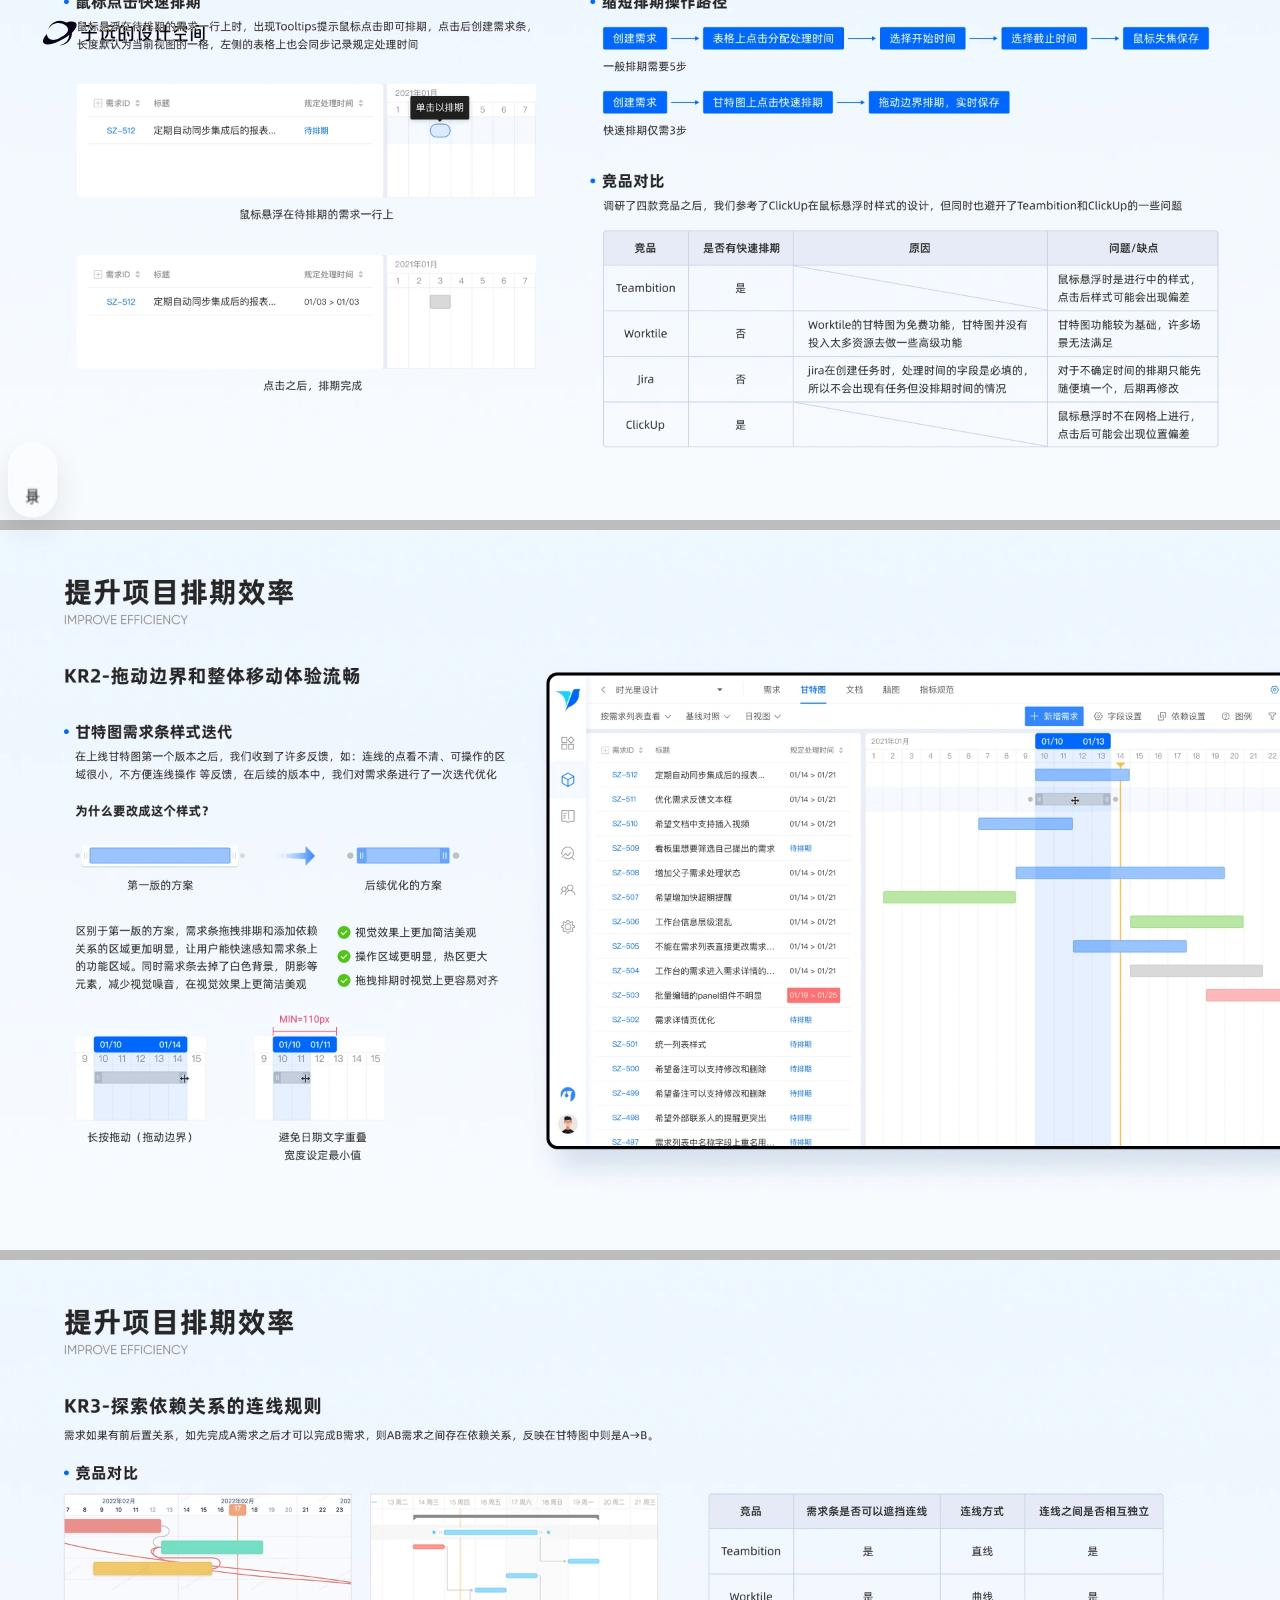
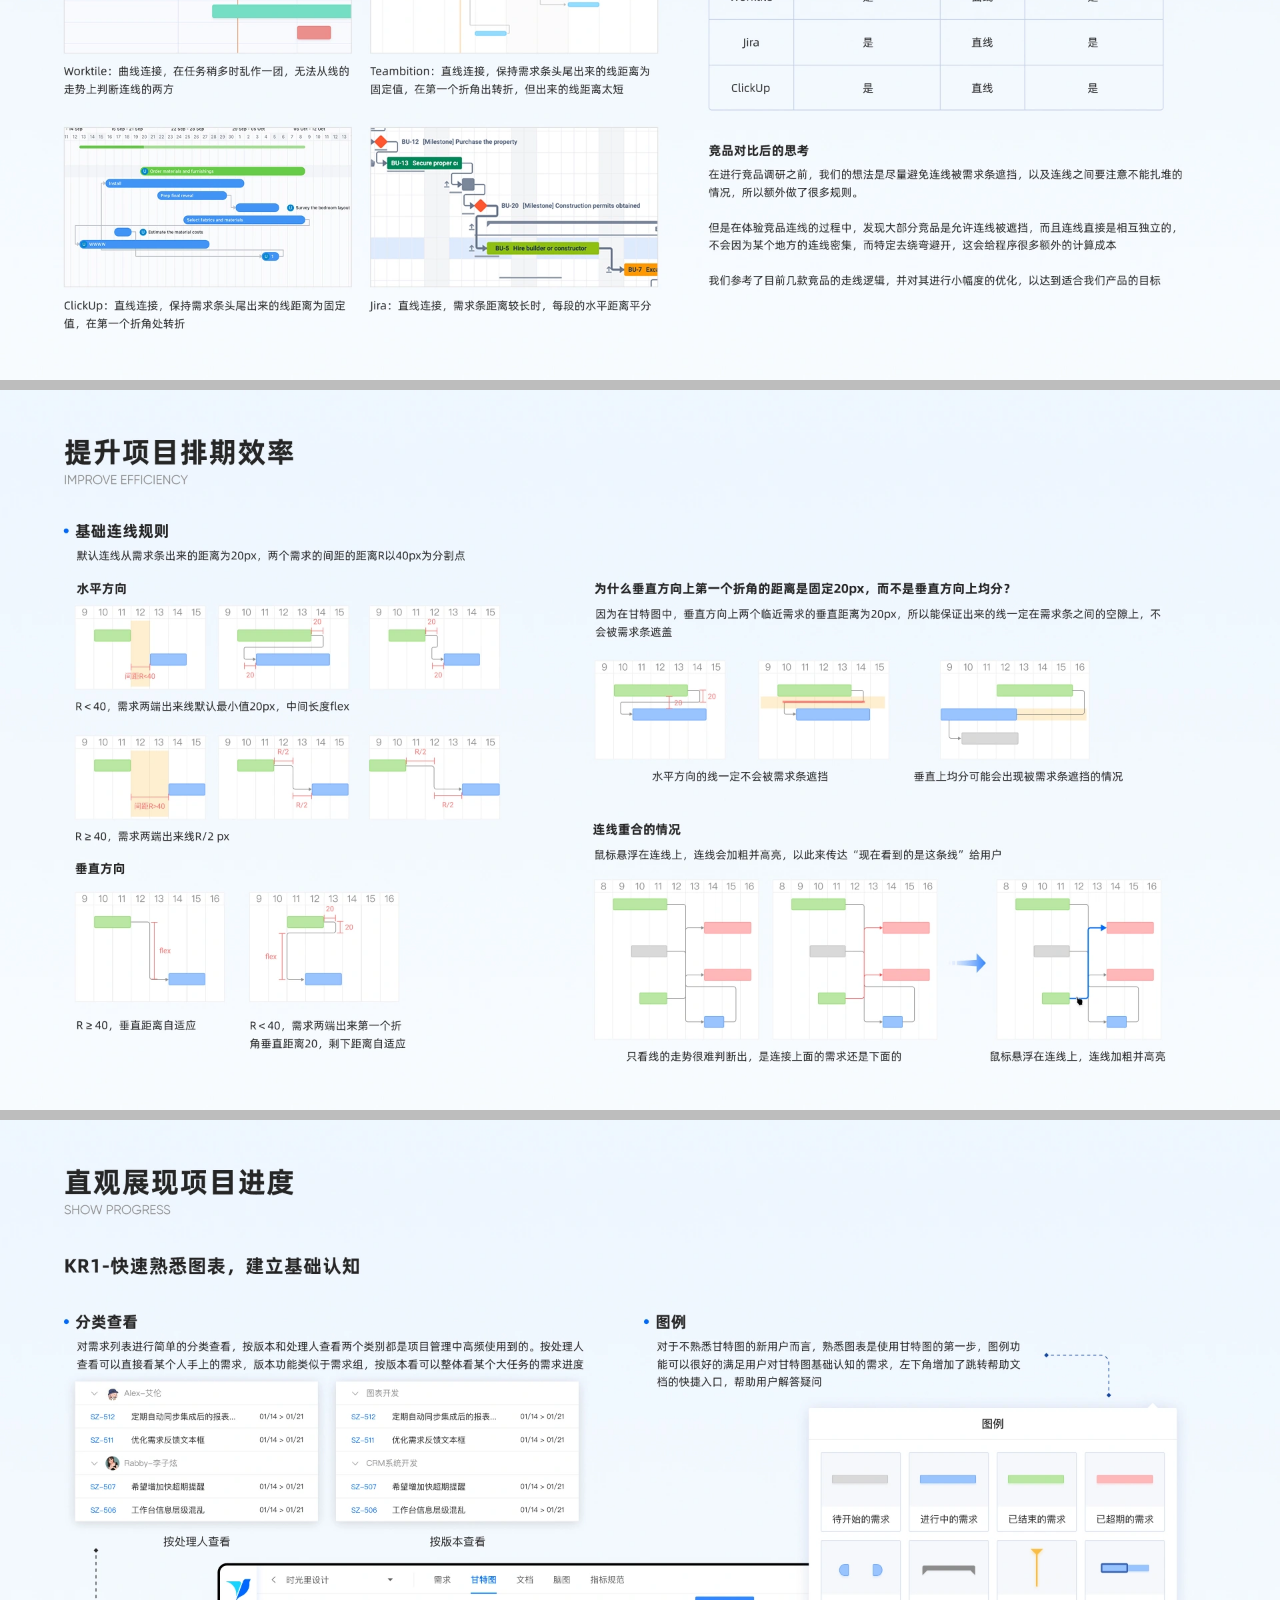
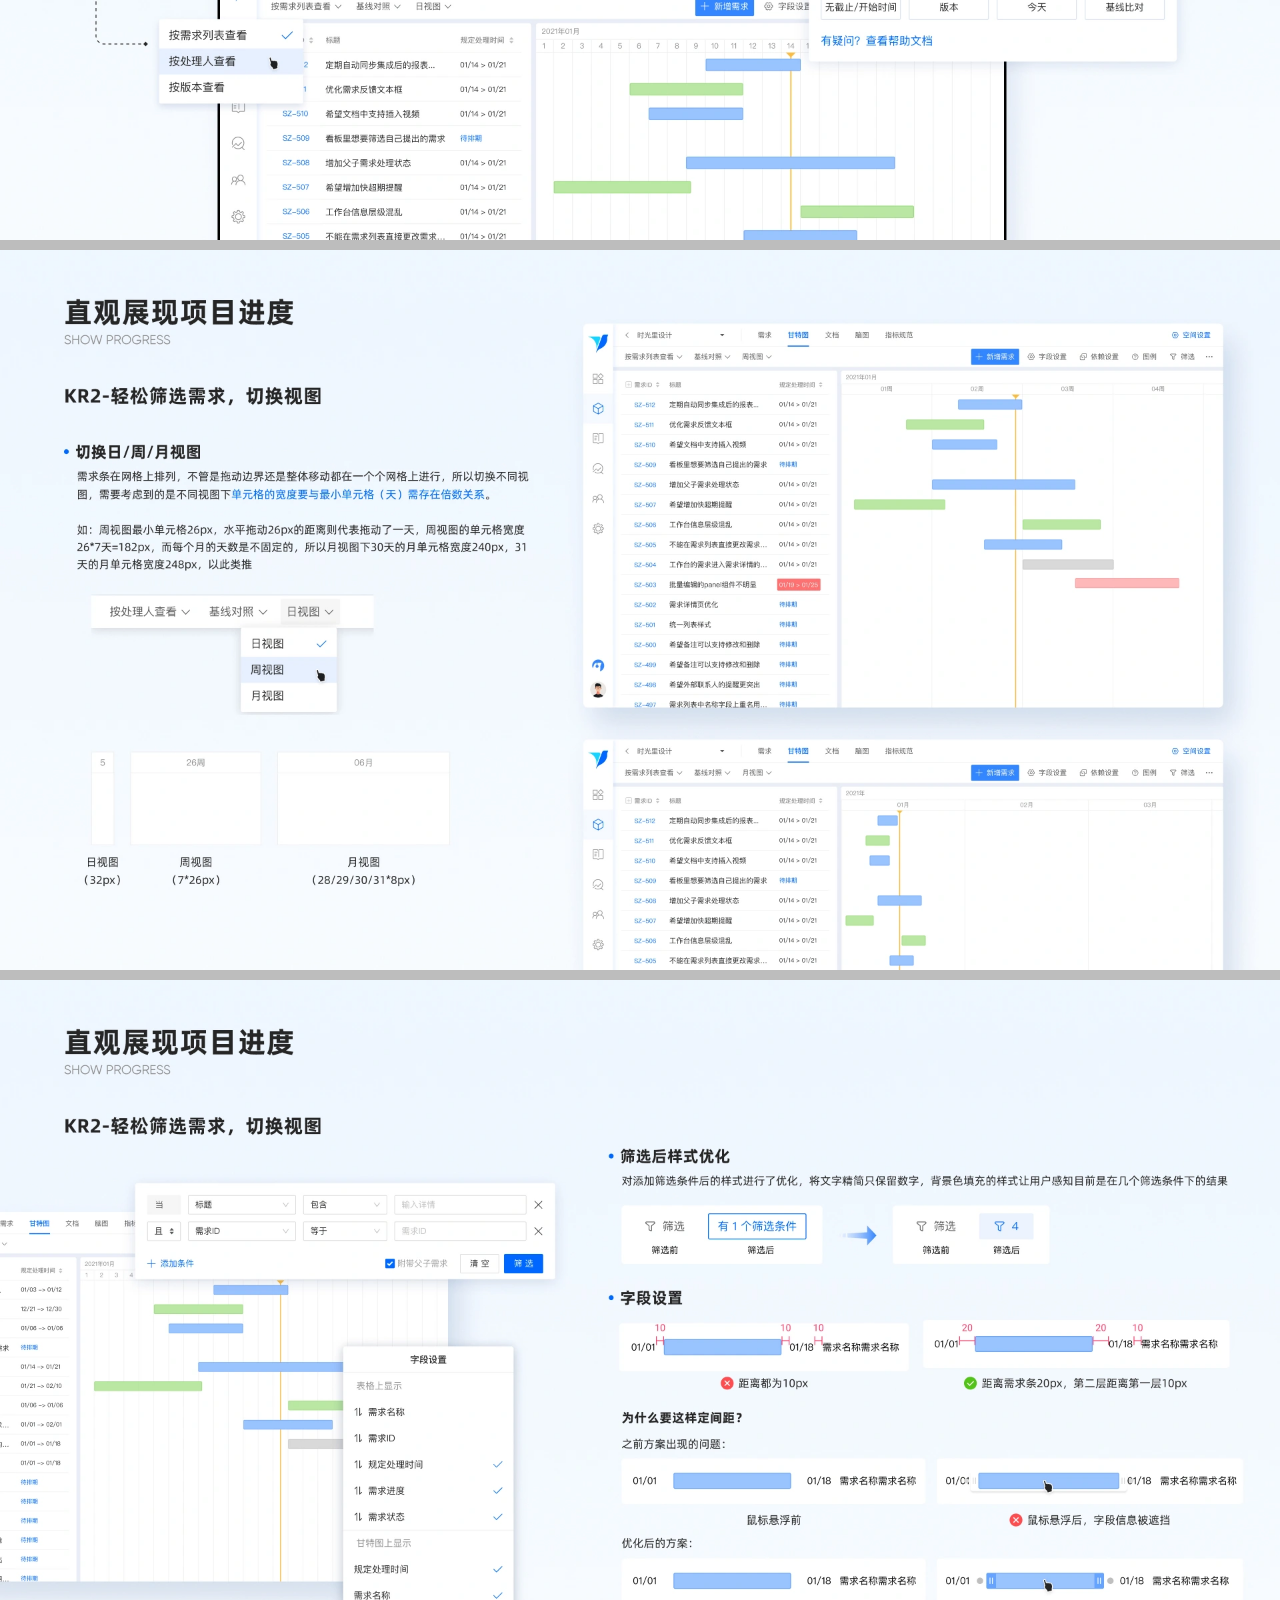
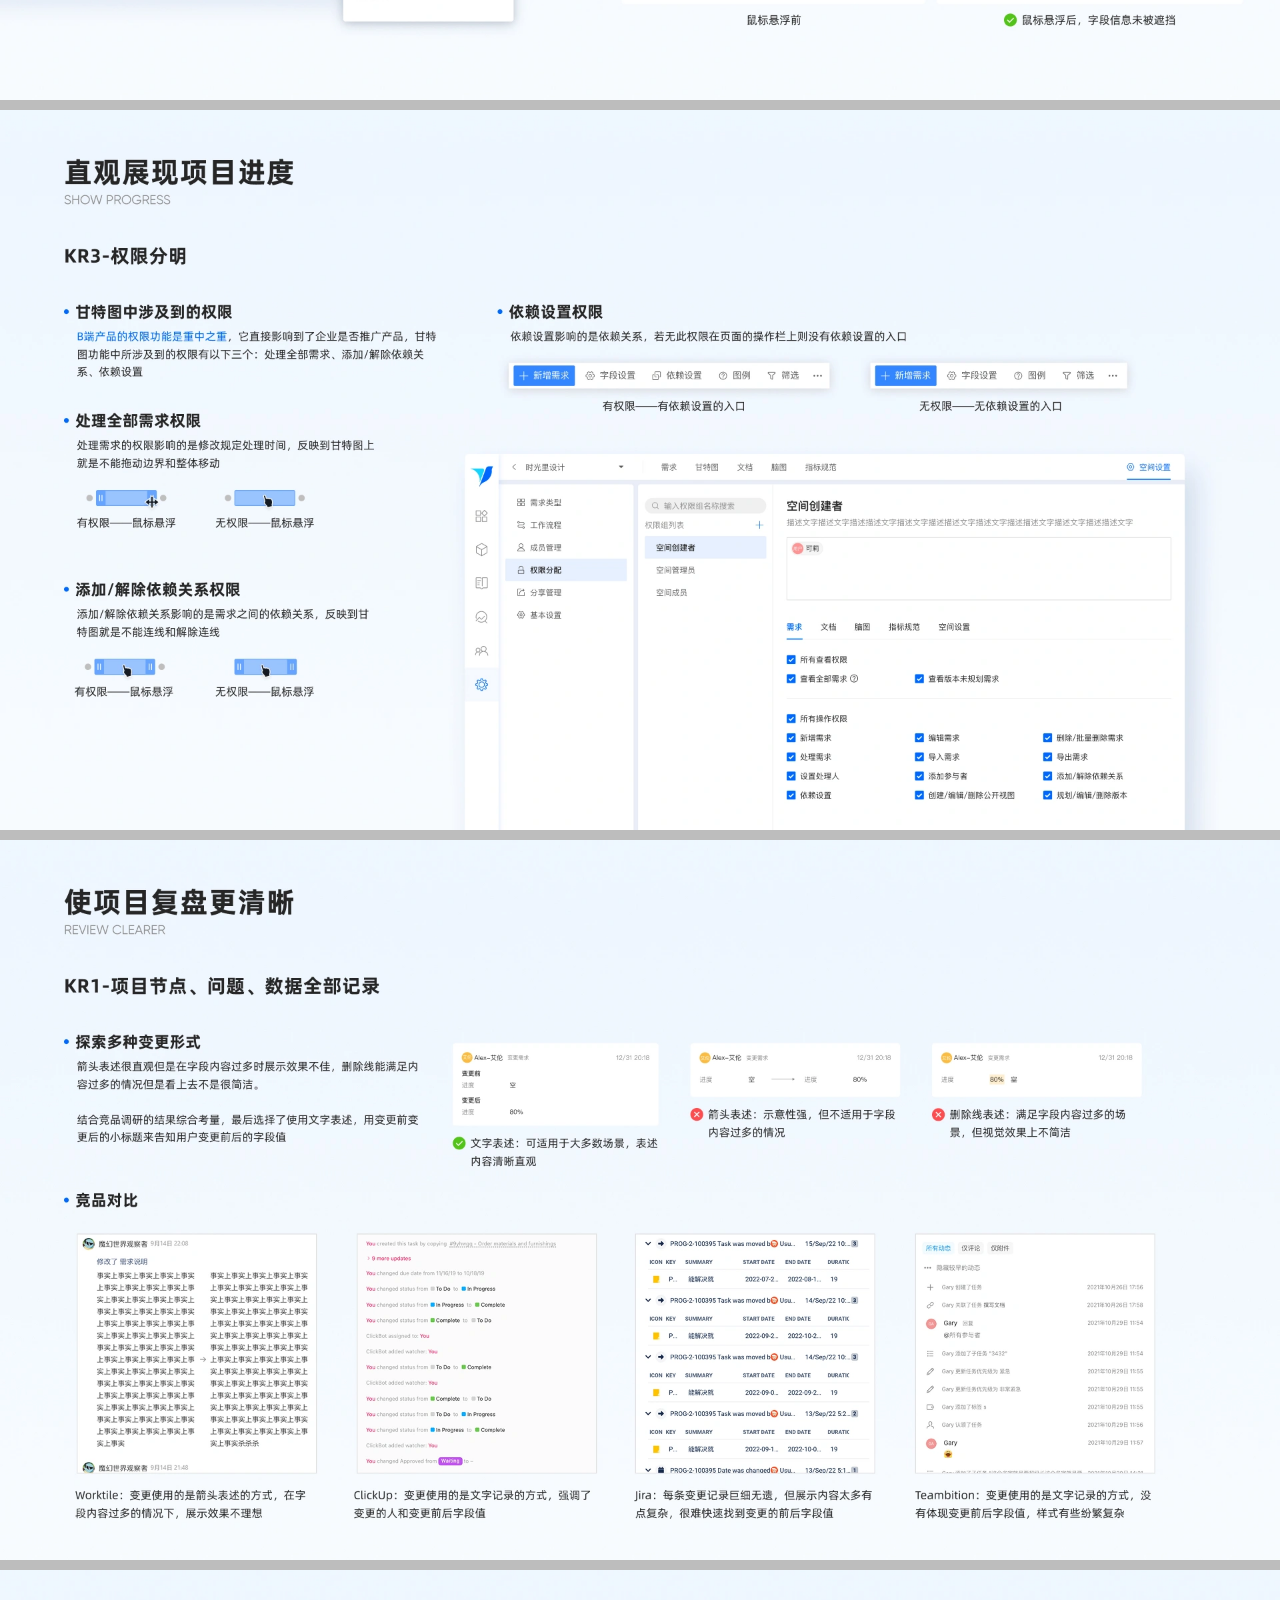
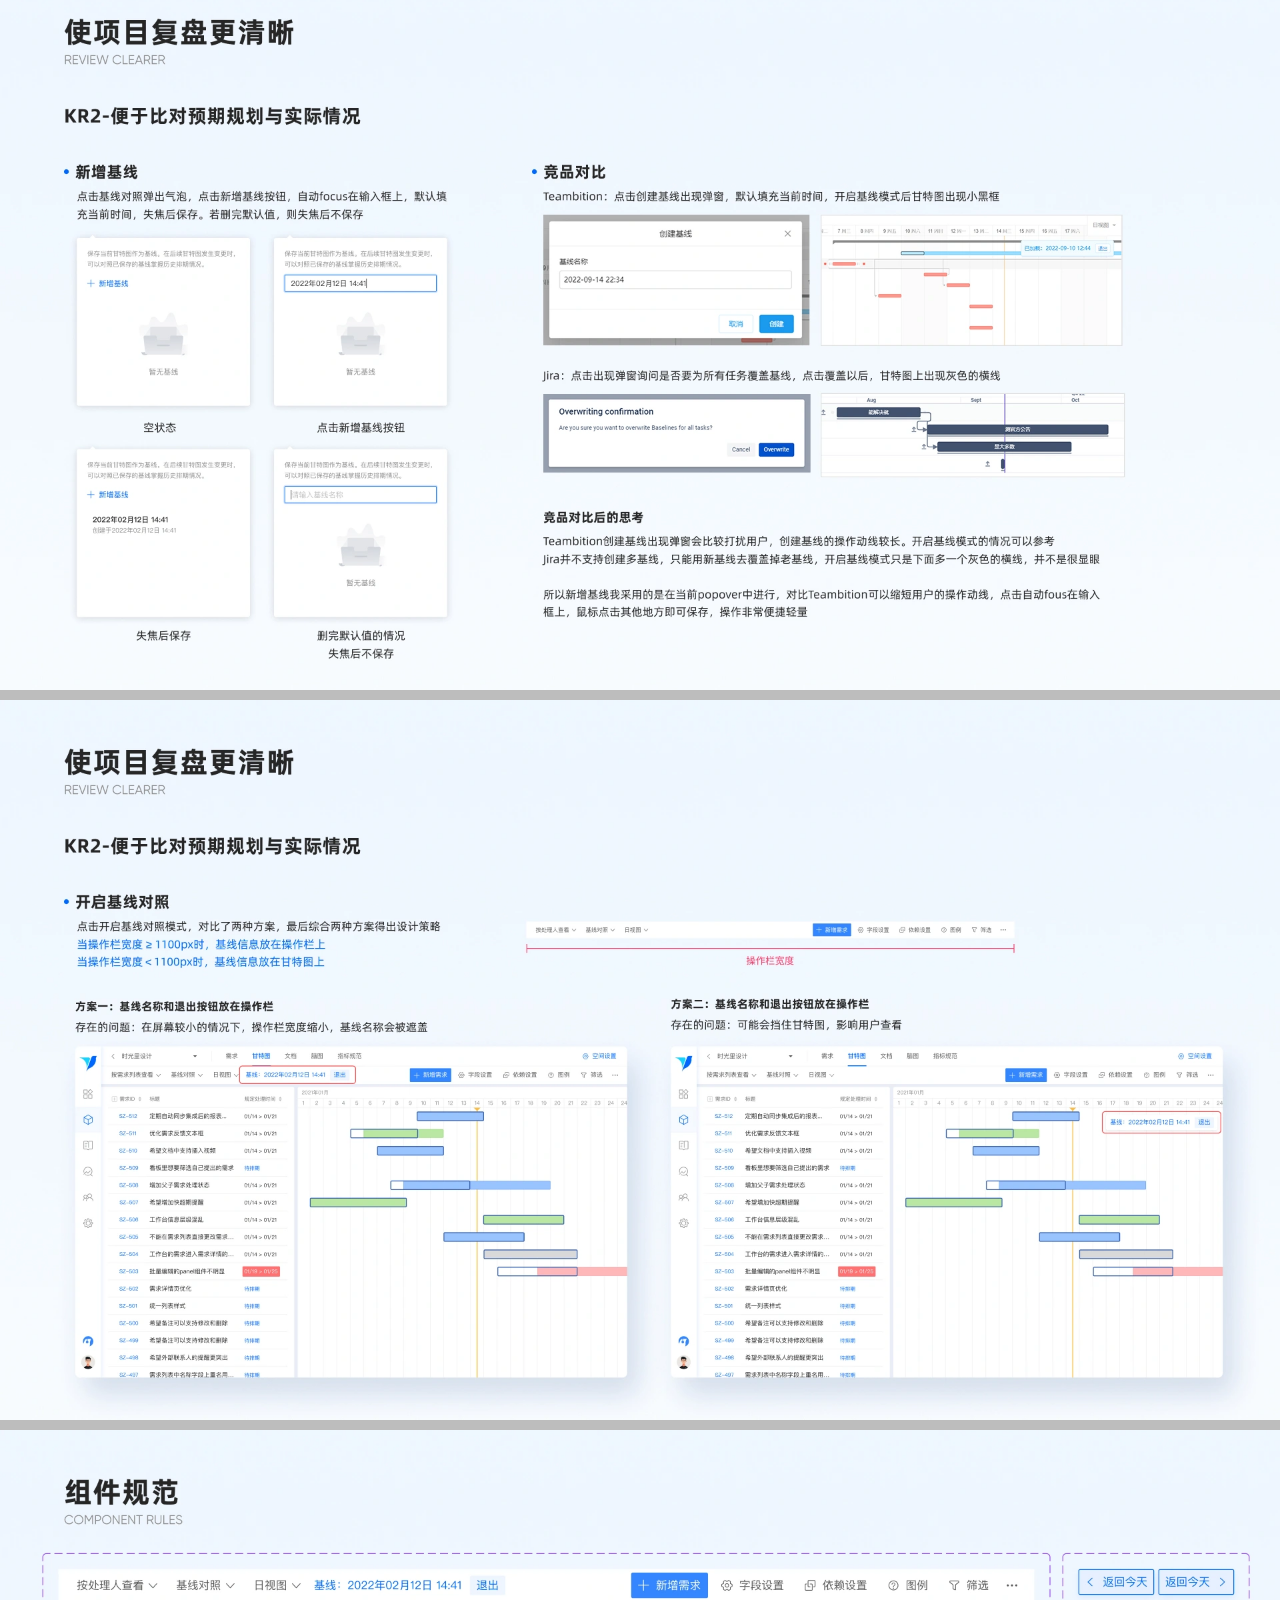
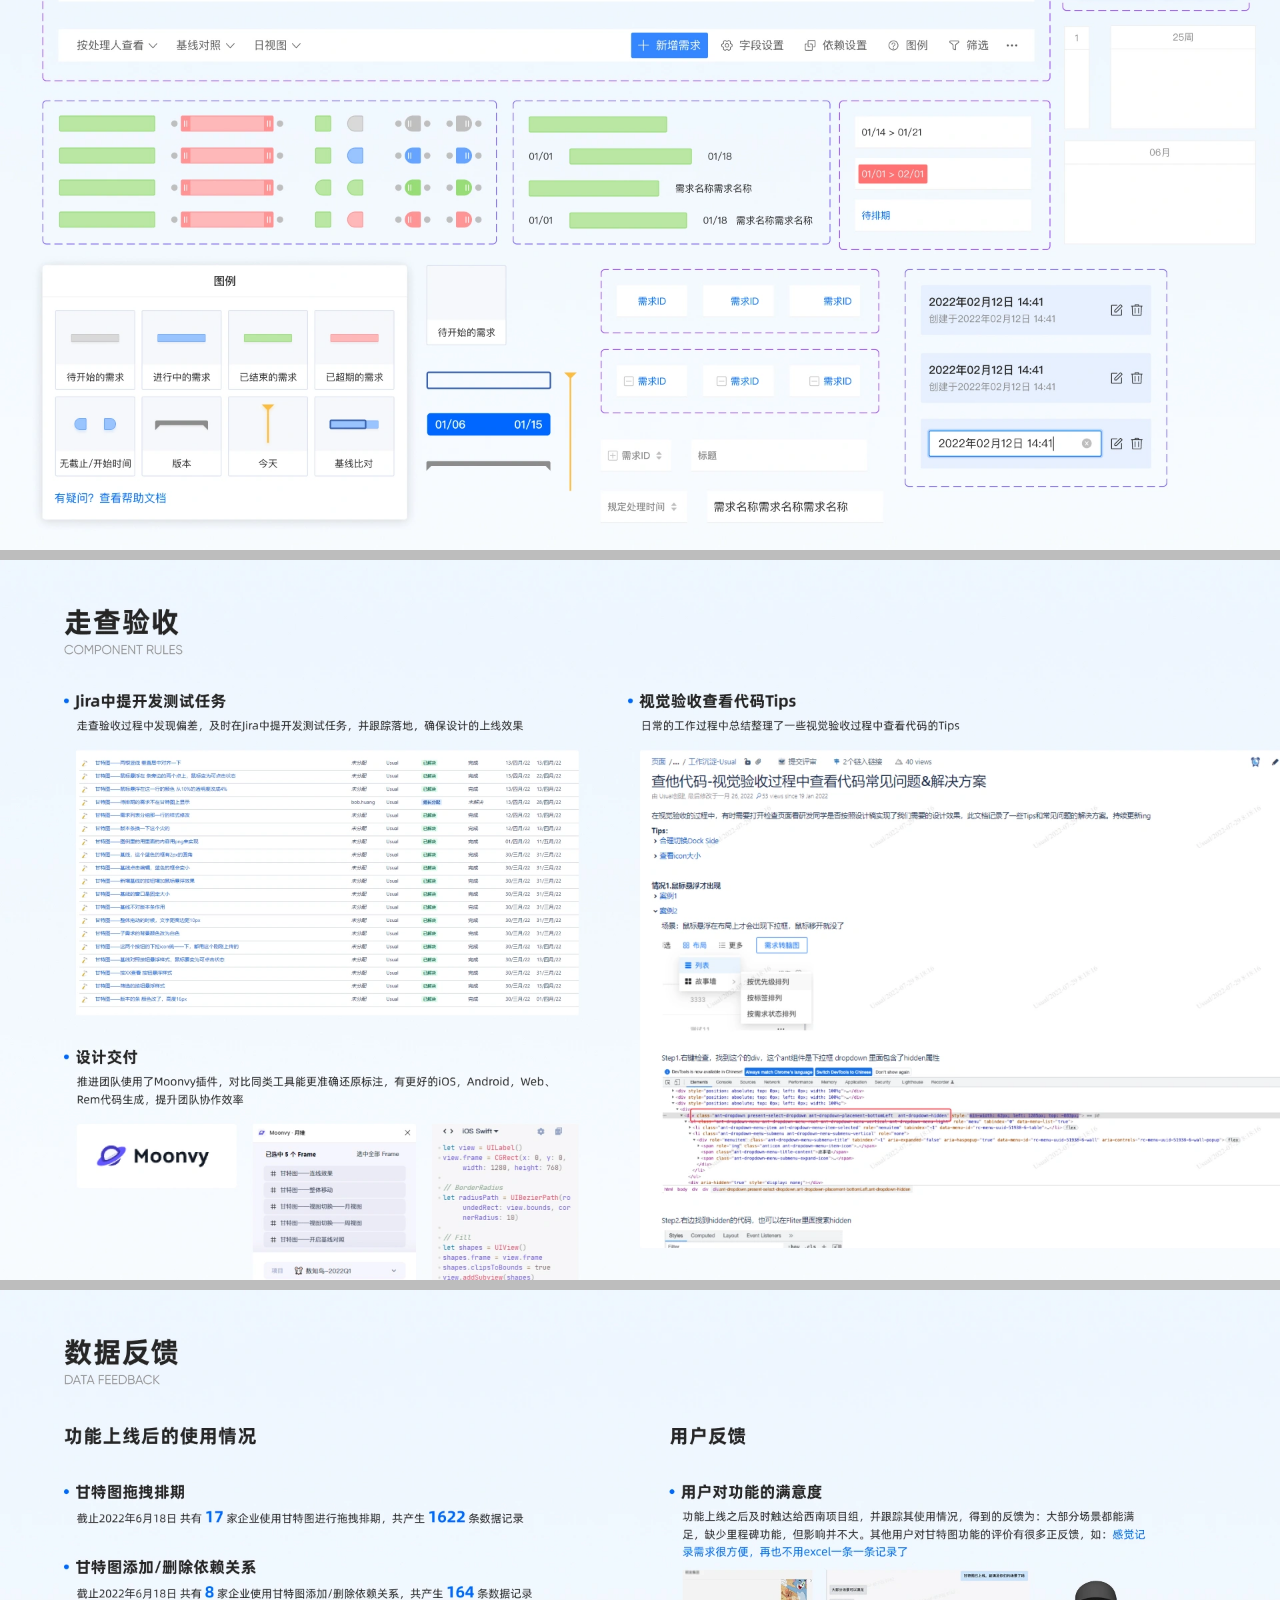
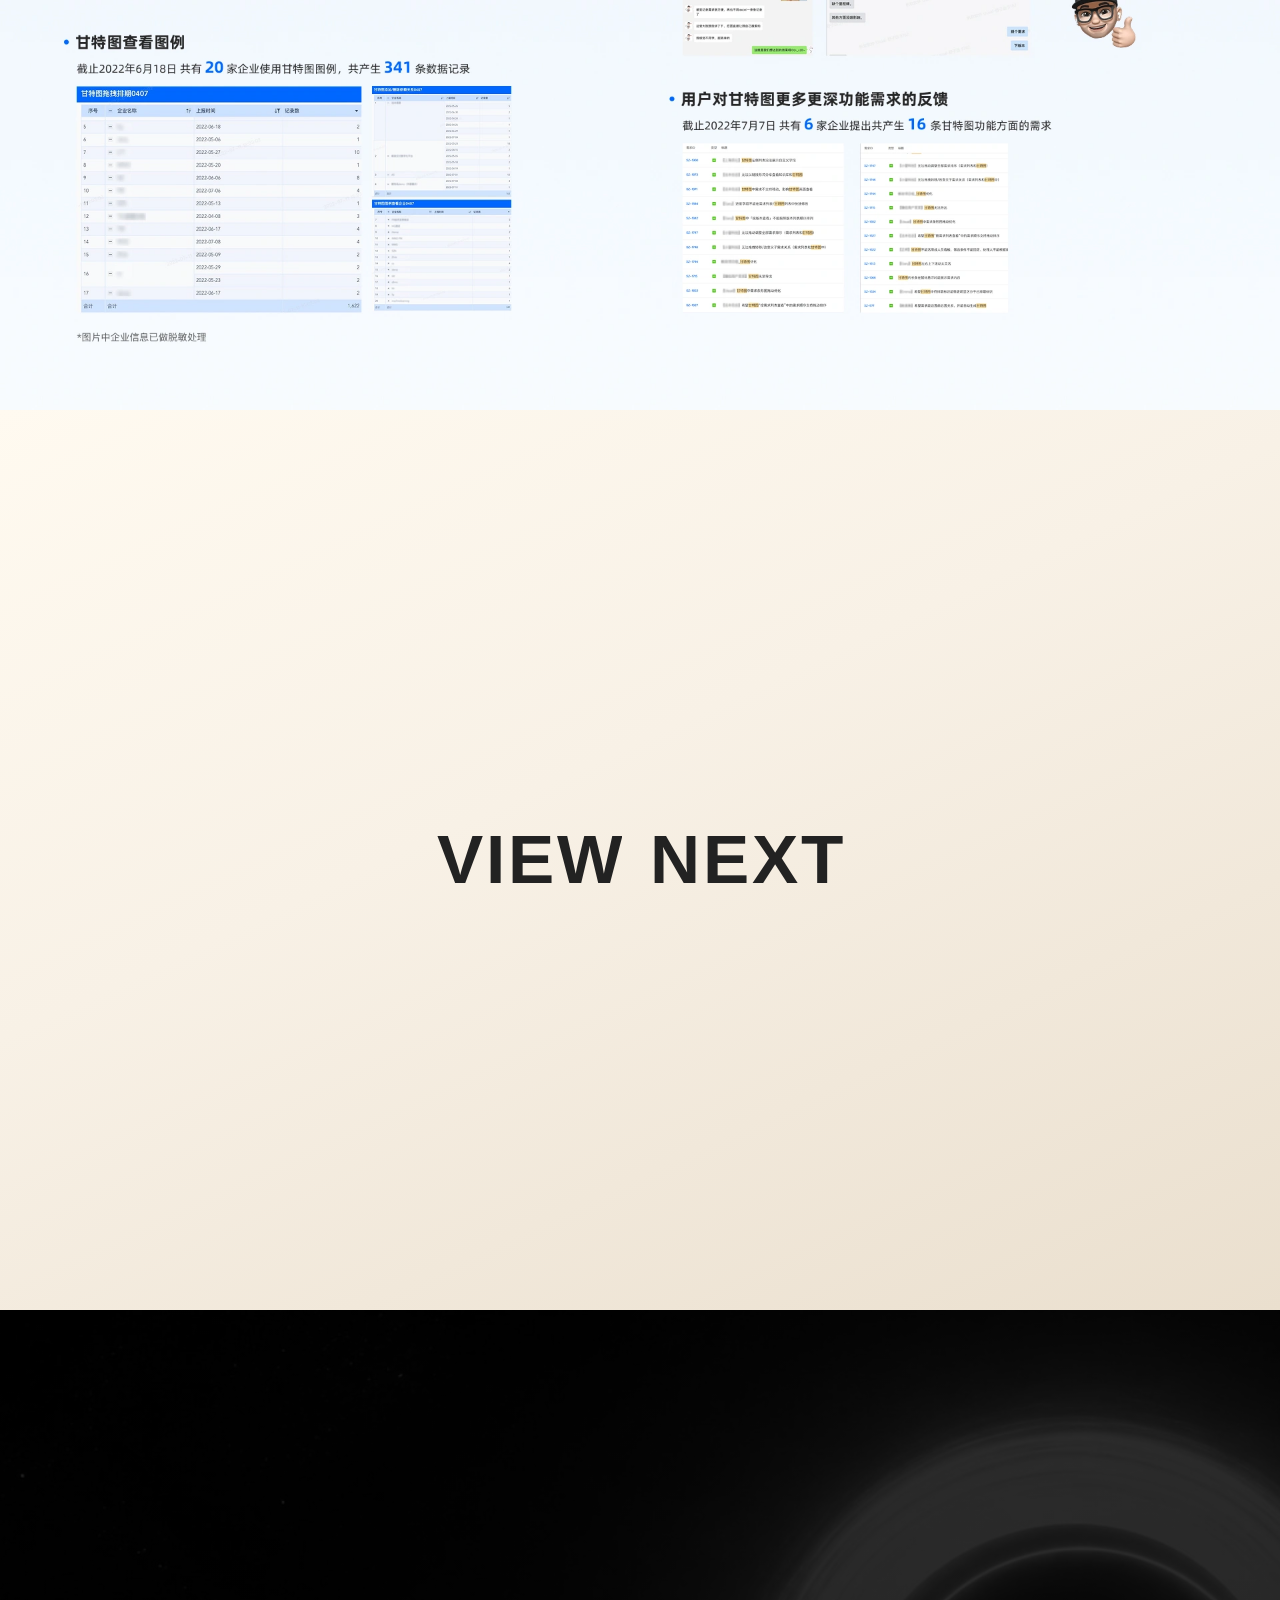
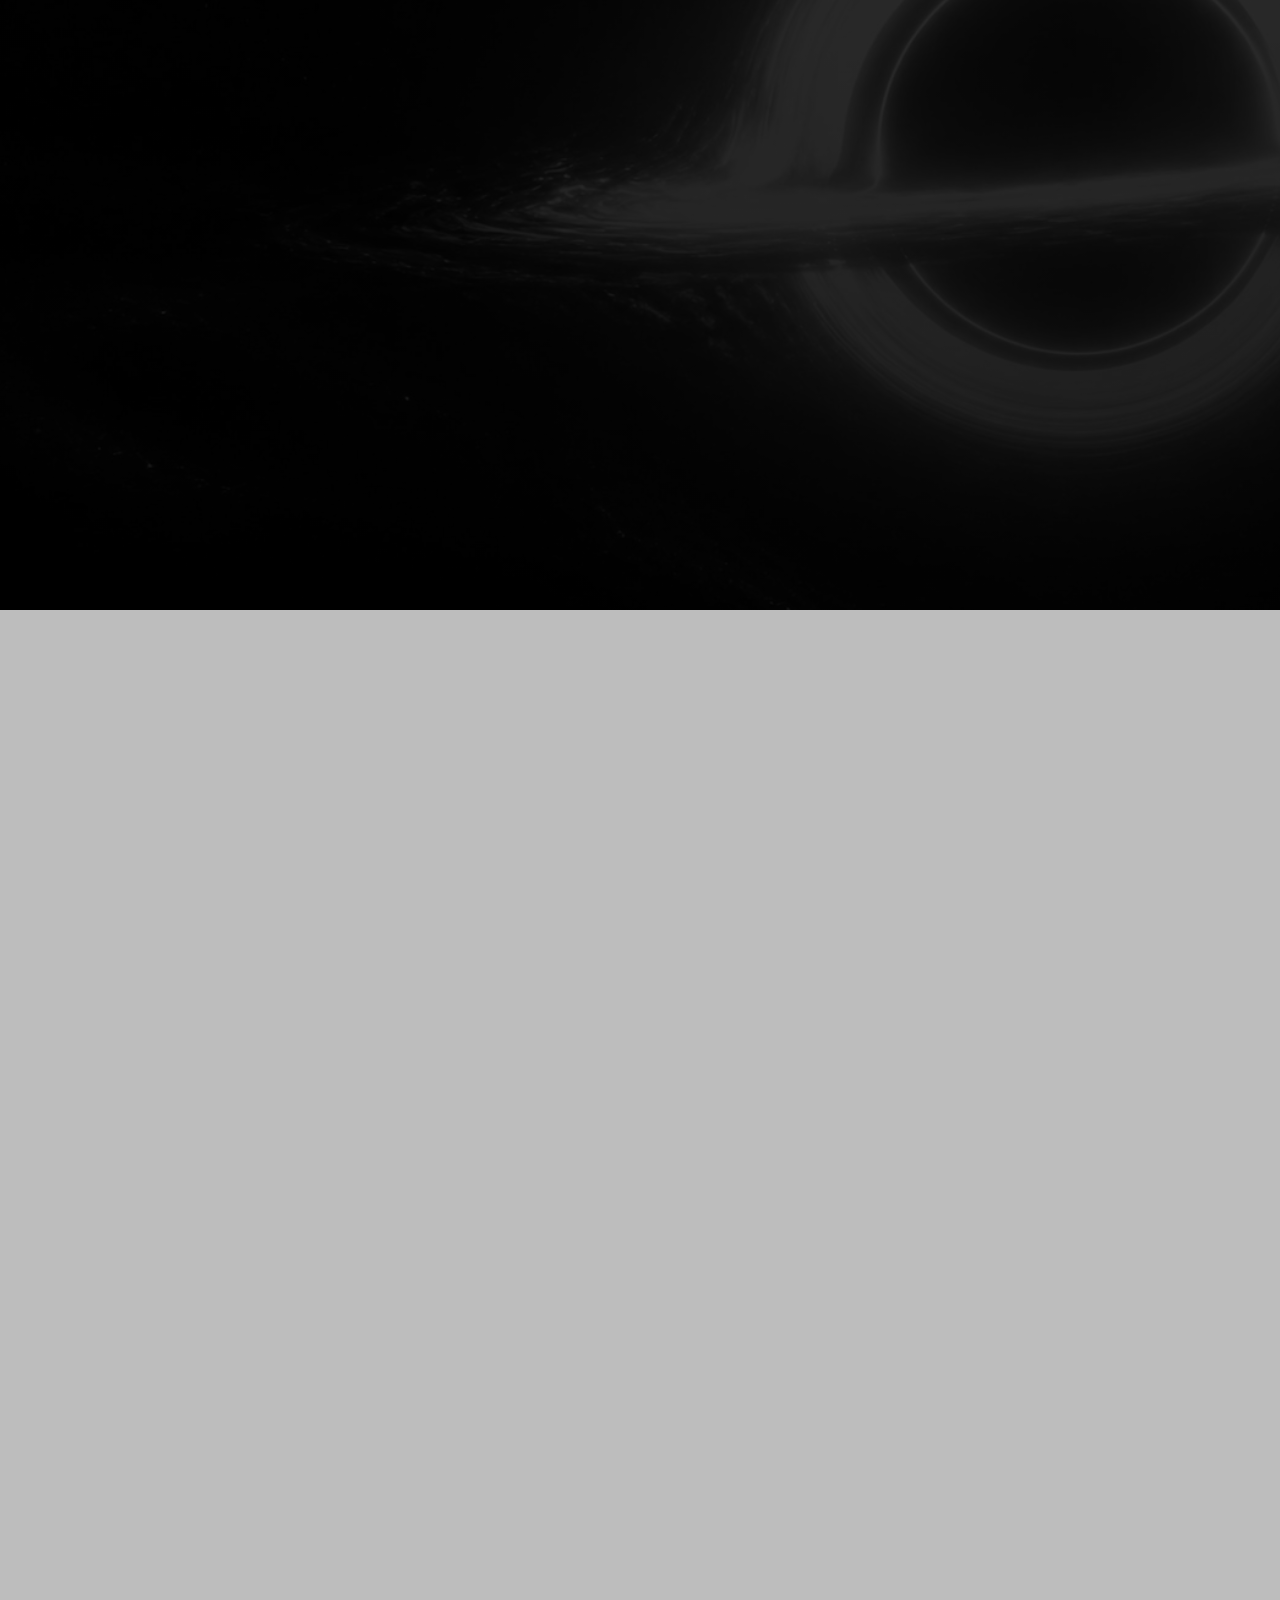
<file: gantt-review.html>
<!doctype html>
<html lang="zh-CN">
  <head>
    <meta charset="UTF-8" />
    <meta name="viewport" content="width=device-width, initial-scale=1, minimum-scale=1, maximum-scale=5" />
    <meta name="description" content="数知鸟甘特图项目复盘详情页" />
    <title>数知鸟-甘特图项目复盘 / 子远的设计空间</title>
    <link rel="icon" href="data:," />
    <style>html,body{background:#08101d}</style>
    <link rel="preload" as="image" href="./assets/gantt-review/gantt-review-00.webp" type="image/webp" fetchpriority="high" /><link rel="stylesheet" href="./fonts.css" /><link rel="stylesheet" href="./page-transition.css?v=route-clip-reveal-20260715" />
    <link rel="stylesheet" href="./project-detail.css?v=hero-priority-20260715" />
    <link rel="stylesheet" href="./contact-footer.css?v=flare-scale-20260708" />
    <link rel="stylesheet" href="./site-header.css?v=detail-nav-hidden-20260714" />
  </head>
  <body data-project="gantt-review">
    <div class="loader" aria-live="polite" aria-label="HELLO 欢迎来到"><p class="loader__text" data-loader-text="HELLO 欢迎来到" aria-hidden="true"></p></div>
    <div data-site-header data-site-header-active="project"></div>
    <nav class="c-anchor-nav" aria-label="项目目录" data-anchor-nav>
      <div class="c-anchor-nav__rail" aria-hidden="true"><span>目录</span></div>
      <div class="c-anchor-nav__panel"><ul class="c-anchor-nav__list">
        <li><a href="#gantt-01" data-anchor-link="gantt-01"><span class="c-anchor-nav__text">项目背景</span></a></li>
        <li><a href="#gantt-04" data-anchor-link="gantt-04"><span class="c-anchor-nav__text">问题分析</span></a></li>
        <li><a href="#gantt-08" data-anchor-link="gantt-08"><span class="c-anchor-nav__text">方案探索</span></a></li>
        <li><a href="#gantt-12" data-anchor-link="gantt-12"><span class="c-anchor-nav__text">设计落地</span></a></li>
        <li><a href="#gantt-16" data-anchor-link="gantt-16"><span class="c-anchor-nav__text">成果验证</span></a></li>
        <li><a href="#gantt-18" data-anchor-link="gantt-18"><span class="c-anchor-nav__text">项目复盘</span></a></li>
      </ul></div>
    </nav>
    <div class="smooth-root" data-smooth-root><main class="main"><div class="p-single">
      <section class="p-single-mv" aria-label="数知鸟甘特图项目复盘封面"><div class="p-single-mv__box"></div><div class="p-single-mv__background"><img src="./assets/gantt-review/gantt-review-00.webp" width="1920" height="1080" fetchpriority="high" loading="eager" decoding="async" data-image-slot="hero" alt="数知鸟甘特图项目复盘封面" /></div></section>
      <section class="p-single-brief" aria-labelledby="project-preface-title"><div class="p-single-brief__row p-single-detail"><h2 class="p-single-title" id="project-preface-title"><span>Preface</span>写在最前</h2><p class="p-single-text">“甘特图是数知鸟核心重点需求，时间紧任务重，从用户访谈，需求分析，竞品调研，到最后设计执行，留给设计的时间只有一周。首轮上线后收集用户反馈，针对性优化体验痛点并迭代第二版，新版上线后收获大量用户正面评价。”</p></div><div class="p-single-brief__row p-single-scope" aria-labelledby="project-scope-title"><h2 class="p-single-title" id="project-scope-title"><span>Scope</span>负责内容</h2><ul class="p-single-scope-list" aria-label="负责内容"><li>用户访谈</li><li>竞品分析</li><li>流程梳理</li><li>界面设计</li><li>设计验证</li></ul></div></section>
      <section class="p-single-images" aria-label="数知鸟甘特图项目复盘图片">
        <div class="p-single-images__item" id="gantt-01" data-anchor-section="gantt-01"><img src="./assets/gantt-review/gantt-review-01.webp" width="1920" height="1080" loading="lazy" decoding="async" fetchpriority="low" data-image-slot="more01" alt="数知鸟甘特图项目复盘 01" /></div>
        <div class="p-single-images__item" id="gantt-02"><img src="./assets/gantt-review/gantt-review-02.webp" width="1920" height="1080" loading="lazy" decoding="async" fetchpriority="low" data-image-slot="more02" alt="数知鸟甘特图项目复盘 02" /></div>
        <div class="p-single-images__item" id="gantt-03"><img src="./assets/gantt-review/gantt-review-03.webp" width="1920" height="1080" loading="lazy" decoding="async" fetchpriority="low" data-image-slot="more03" alt="数知鸟甘特图项目复盘 03" /></div>
        <div class="p-single-images__item" id="gantt-04" data-anchor-section="gantt-04"><img src="./assets/gantt-review/gantt-review-04.webp" width="1920" height="1080" loading="lazy" decoding="async" fetchpriority="low" data-image-slot="more04" alt="数知鸟甘特图项目复盘 04" /></div>
        <div class="p-single-images__item" id="gantt-05"><img src="./assets/gantt-review/gantt-review-05.webp" width="1920" height="1080" loading="lazy" decoding="async" fetchpriority="low" data-image-slot="more05" alt="数知鸟甘特图项目复盘 05" /></div>
        <div class="p-single-images__item" id="gantt-06"><img src="./assets/gantt-review/gantt-review-06.webp" width="1920" height="1080" loading="lazy" decoding="async" fetchpriority="low" data-image-slot="more06" alt="数知鸟甘特图项目复盘 06" /></div>
        <div class="p-single-images__item" id="gantt-07"><img src="./assets/gantt-review/gantt-review-07.webp" width="1920" height="1080" loading="lazy" decoding="async" fetchpriority="low" data-image-slot="more07" alt="数知鸟甘特图项目复盘 07" /></div>
        <div class="p-single-images__item" id="gantt-08" data-anchor-section="gantt-08"><img src="./assets/gantt-review/gantt-review-08.webp" width="1920" height="1080" loading="lazy" decoding="async" fetchpriority="low" data-image-slot="more08" alt="数知鸟甘特图项目复盘 08" /></div>
        <div class="p-single-images__item" id="gantt-09"><img src="./assets/gantt-review/gantt-review-09.webp" width="1920" height="1080" loading="lazy" decoding="async" fetchpriority="low" data-image-slot="more09" alt="数知鸟甘特图项目复盘 09" /></div>
        <div class="p-single-images__item" id="gantt-10"><img src="./assets/gantt-review/gantt-review-10.webp" width="1920" height="1080" loading="lazy" decoding="async" fetchpriority="low" data-image-slot="more10" alt="数知鸟甘特图项目复盘 10" /></div>
        <div class="p-single-images__item" id="gantt-11"><img src="./assets/gantt-review/gantt-review-11.webp" width="1920" height="1080" loading="lazy" decoding="async" fetchpriority="low" data-image-slot="more11" alt="数知鸟甘特图项目复盘 11" /></div>
        <div class="p-single-images__item" id="gantt-12" data-anchor-section="gantt-12"><img src="./assets/gantt-review/gantt-review-12.webp" width="1920" height="1080" loading="lazy" decoding="async" fetchpriority="low" data-image-slot="more12" alt="数知鸟甘特图项目复盘 12" /></div>
        <div class="p-single-images__item" id="gantt-13"><img src="./assets/gantt-review/gantt-review-13.webp" width="1920" height="1080" loading="lazy" decoding="async" fetchpriority="low" data-image-slot="more13" alt="数知鸟甘特图项目复盘 13" /></div>
        <div class="p-single-images__item" id="gantt-14"><img src="./assets/gantt-review/gantt-review-14.webp" width="1920" height="1080" loading="lazy" decoding="async" fetchpriority="low" data-image-slot="more14" alt="数知鸟甘特图项目复盘 14" /></div>
        <div class="p-single-images__item" id="gantt-15"><img src="./assets/gantt-review/gantt-review-15.webp" width="1920" height="1080" loading="lazy" decoding="async" fetchpriority="low" data-image-slot="more15" alt="数知鸟甘特图项目复盘 15" /></div>
        <div class="p-single-images__item" id="gantt-16" data-anchor-section="gantt-16"><img src="./assets/gantt-review/gantt-review-16.webp" width="1920" height="1080" loading="lazy" decoding="async" fetchpriority="low" data-image-slot="more16" alt="数知鸟甘特图项目复盘 16" /></div>
        <div class="p-single-images__item" id="gantt-17"><img src="./assets/gantt-review/gantt-review-17.webp" width="1920" height="1080" loading="lazy" decoding="async" fetchpriority="low" data-image-slot="more17" alt="数知鸟甘特图项目复盘 17" /></div>
        <div class="p-single-images__item" id="gantt-18" data-anchor-section="gantt-18"><img src="./assets/gantt-review/gantt-review-18.webp" width="1920" height="1080" loading="lazy" decoding="async" fetchpriority="low" data-image-slot="more18" alt="数知鸟甘特图项目复盘 18" /></div>
      </section>
      <section class="p-single-next"><a href="./mobile-adaptation.html" aria-label="View Next: 数知鸟移动端适配"><span class="p-single-next__type" data-next-title="VIEW NEXT">VIEW NEXT</span></a></section>
    </div><div data-contact-footer></div></main></div>
    <script src="./site-header.js?v=visual-anchor-20260702"></script><script src="./contact-footer.js?v=text-offset-20260701a"></script><script src="./project-detail.js?v=anchor-exact-20260713"></script>
  </body>
</html>
</file>
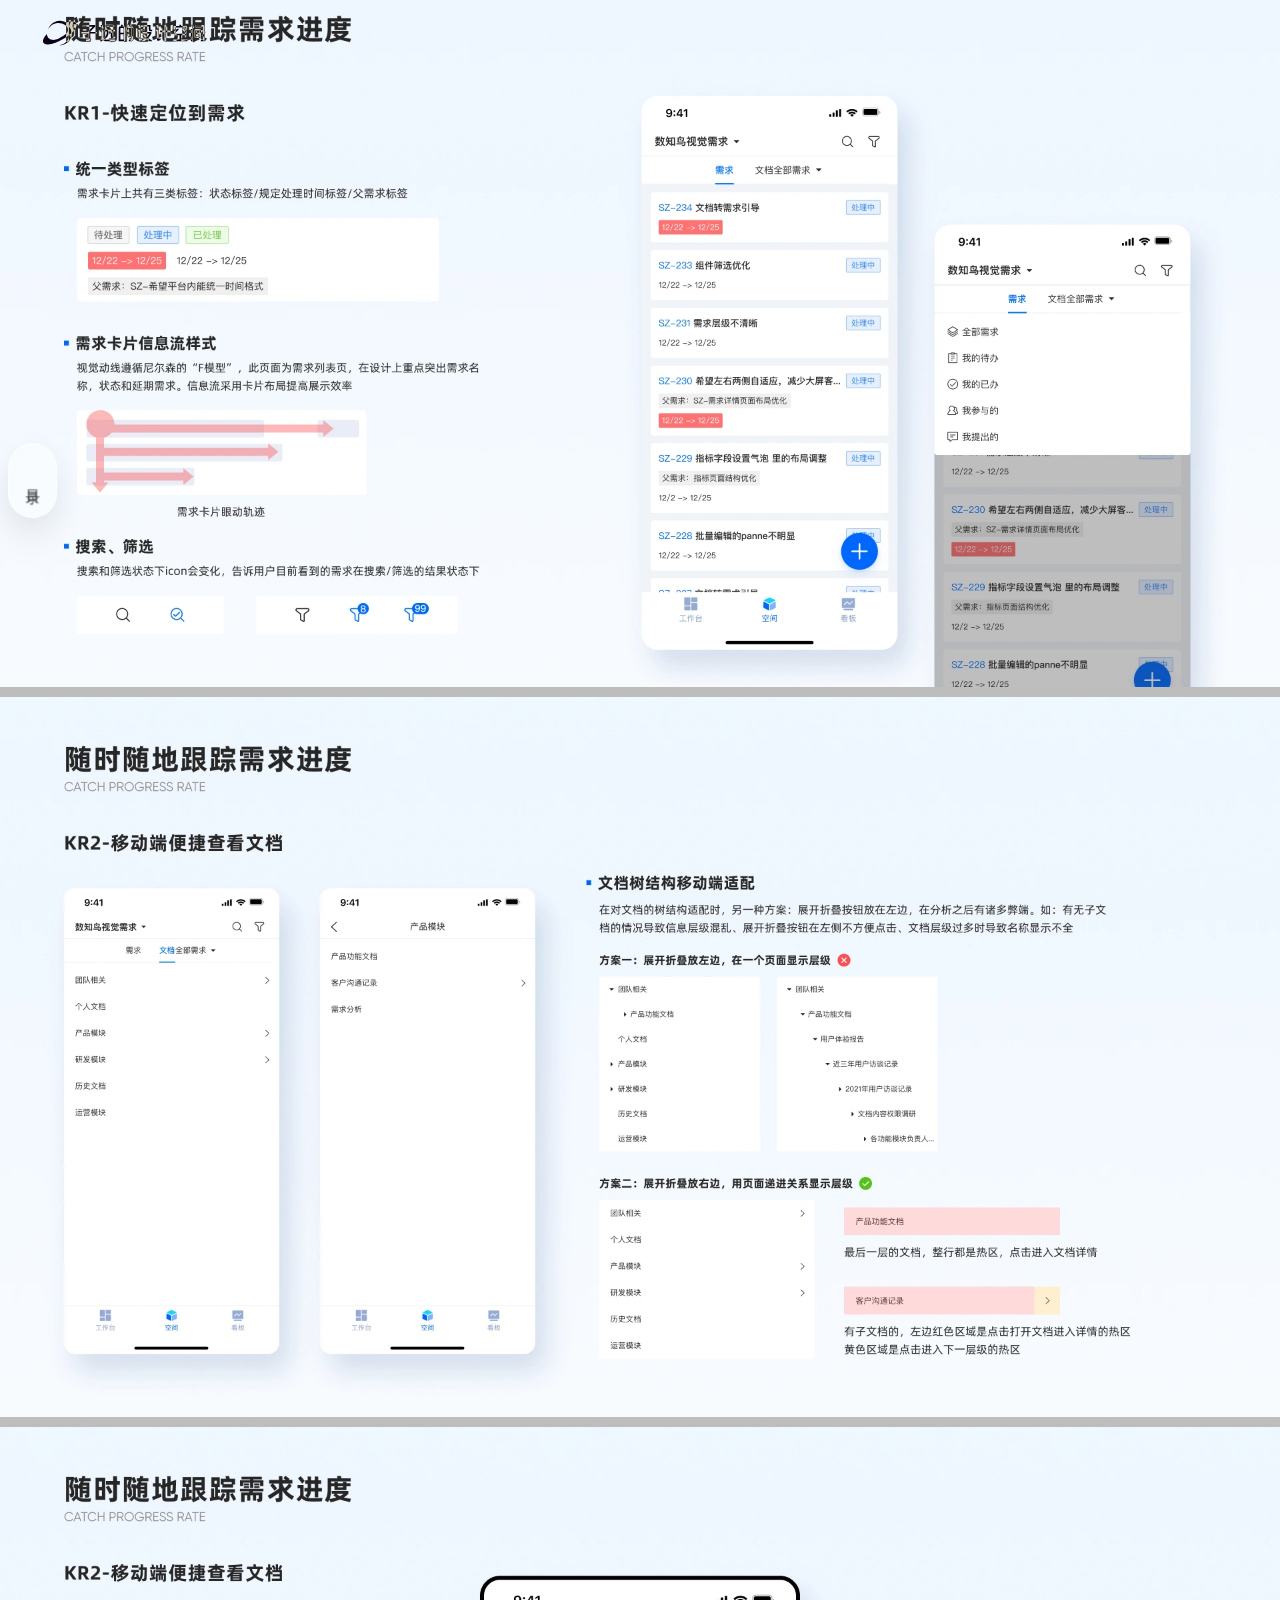
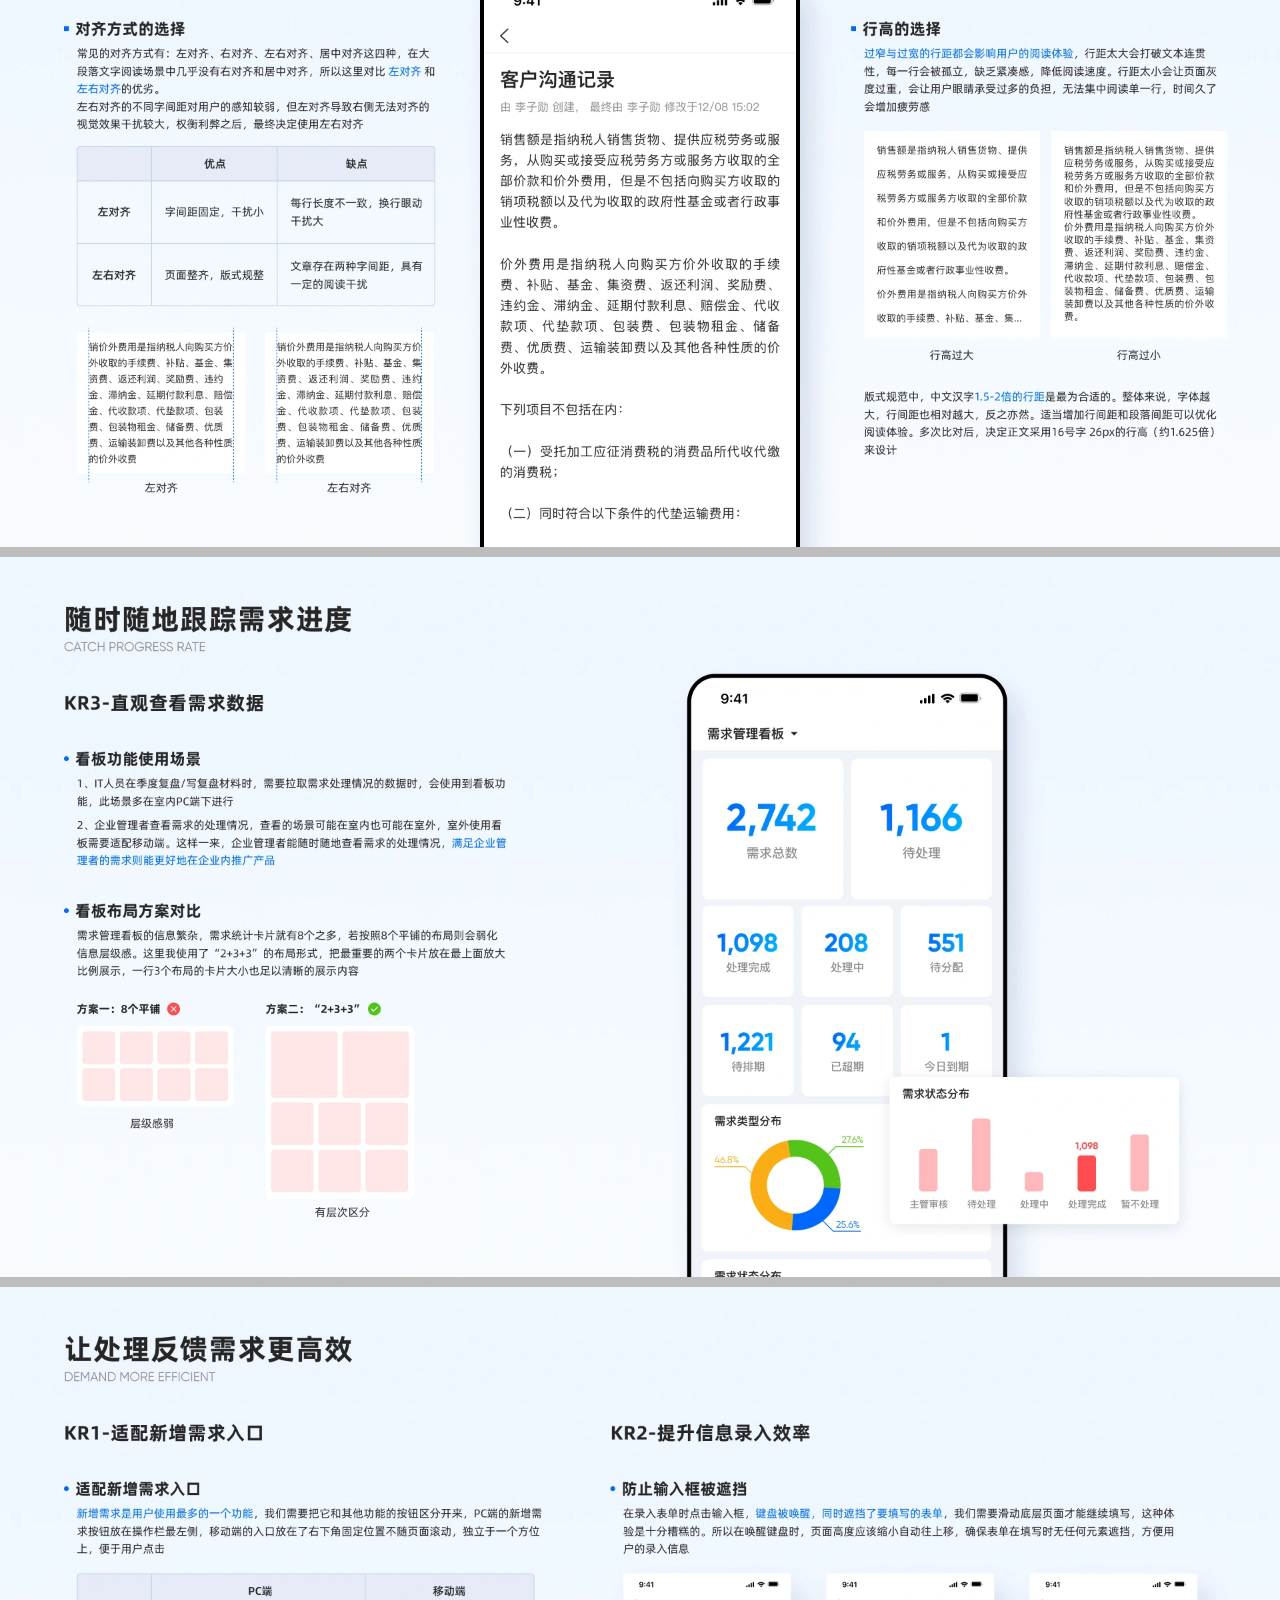
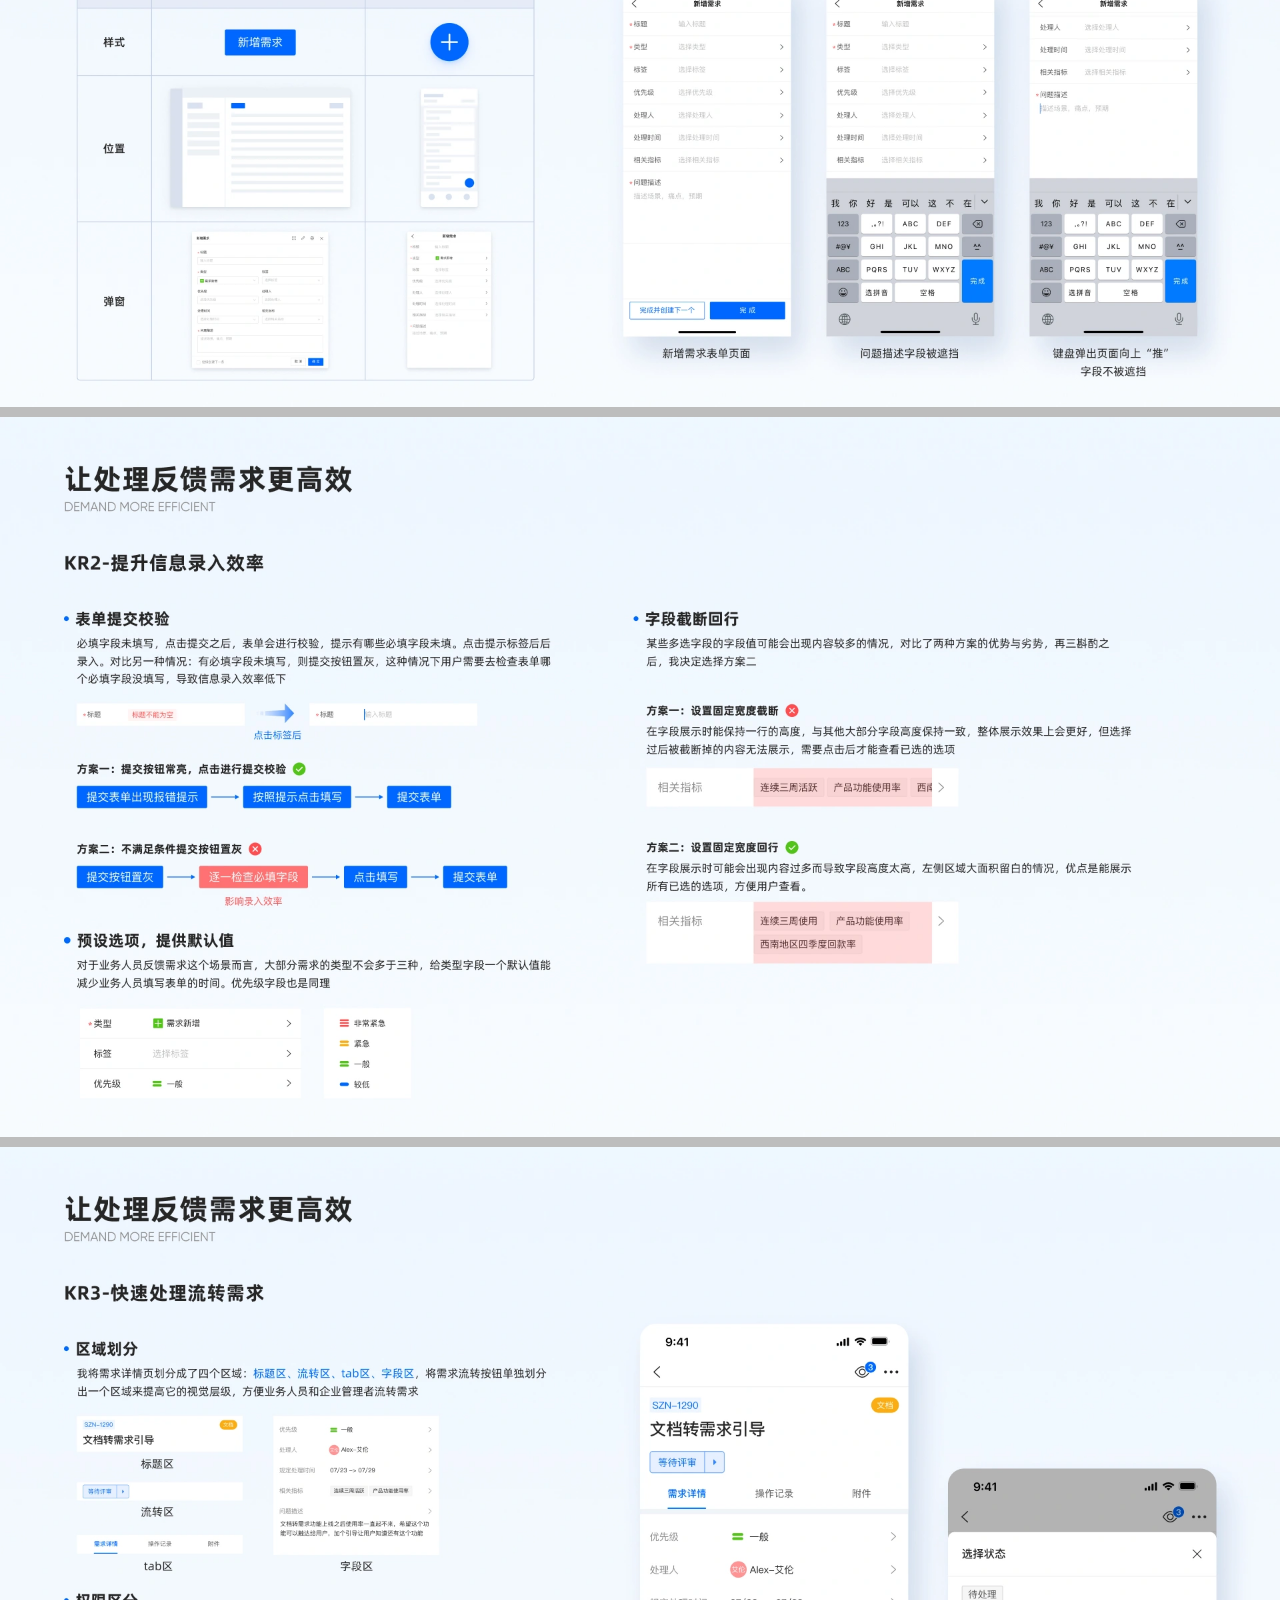
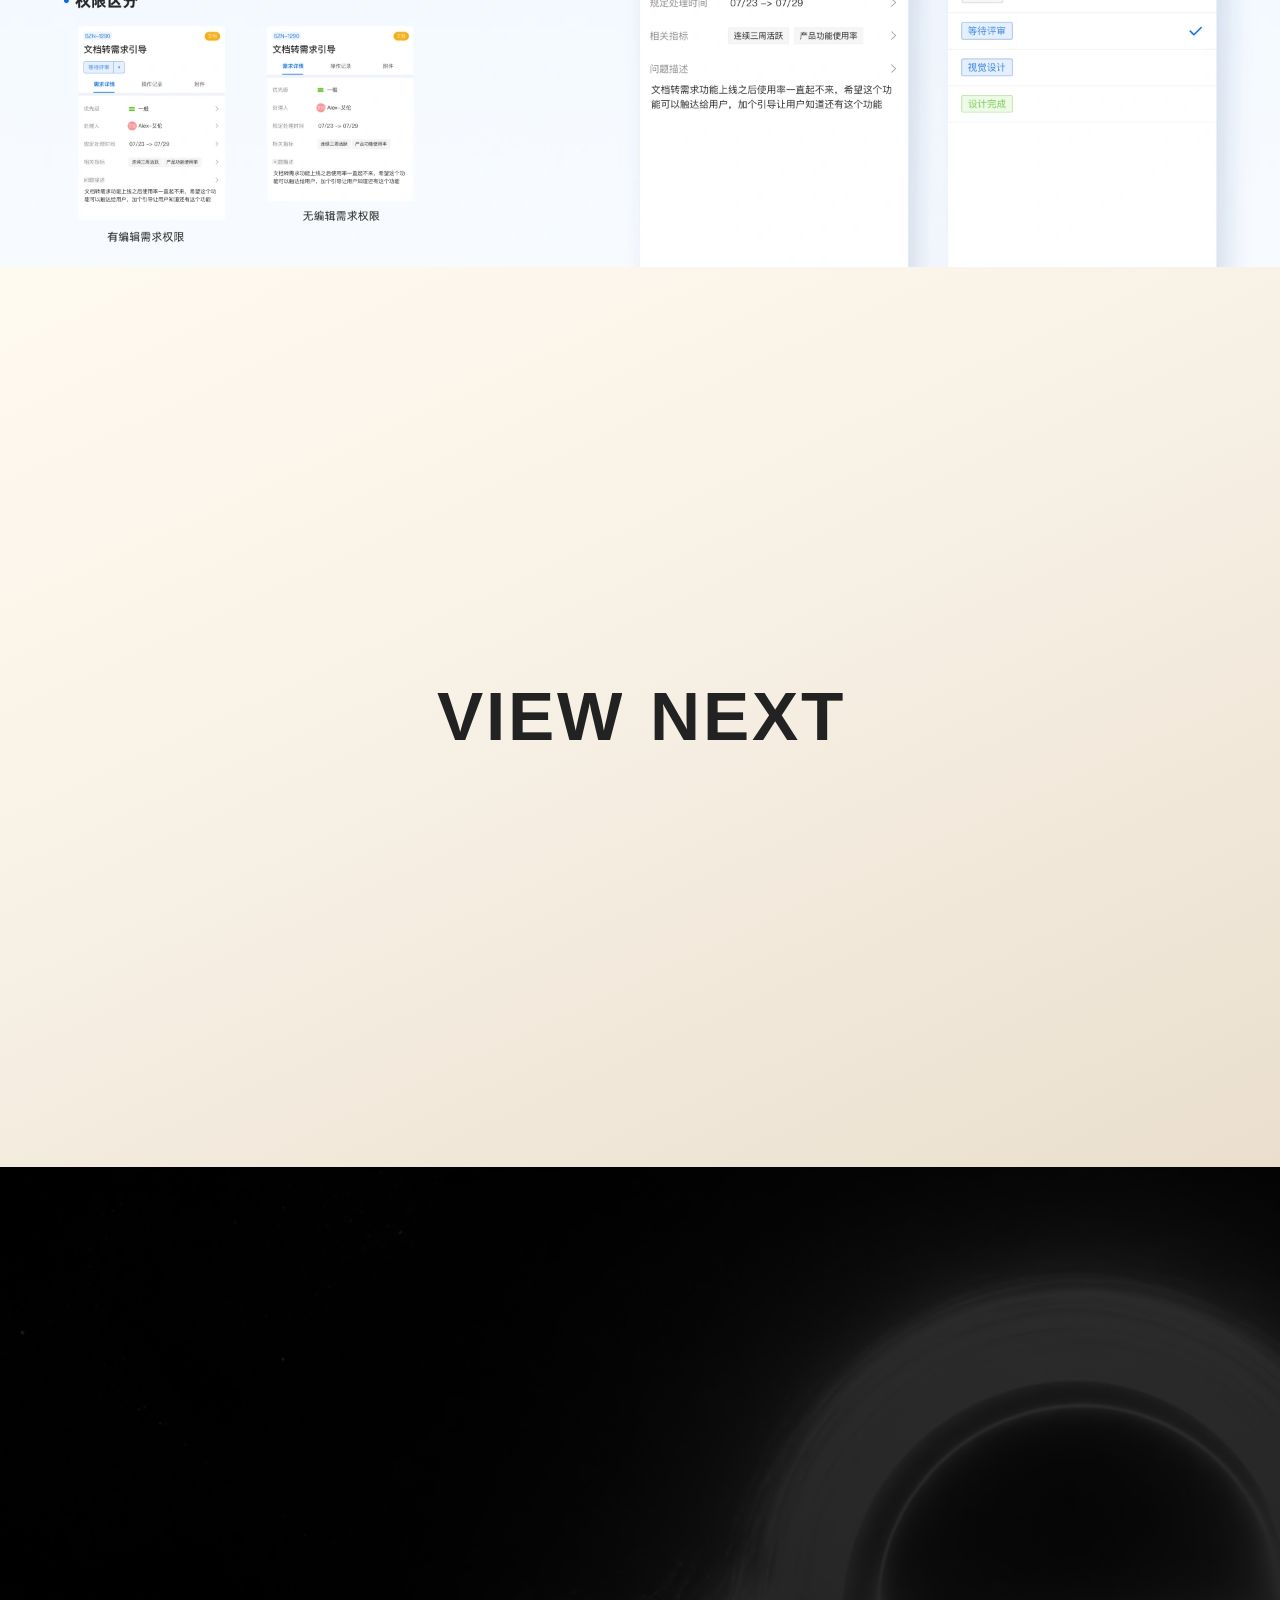
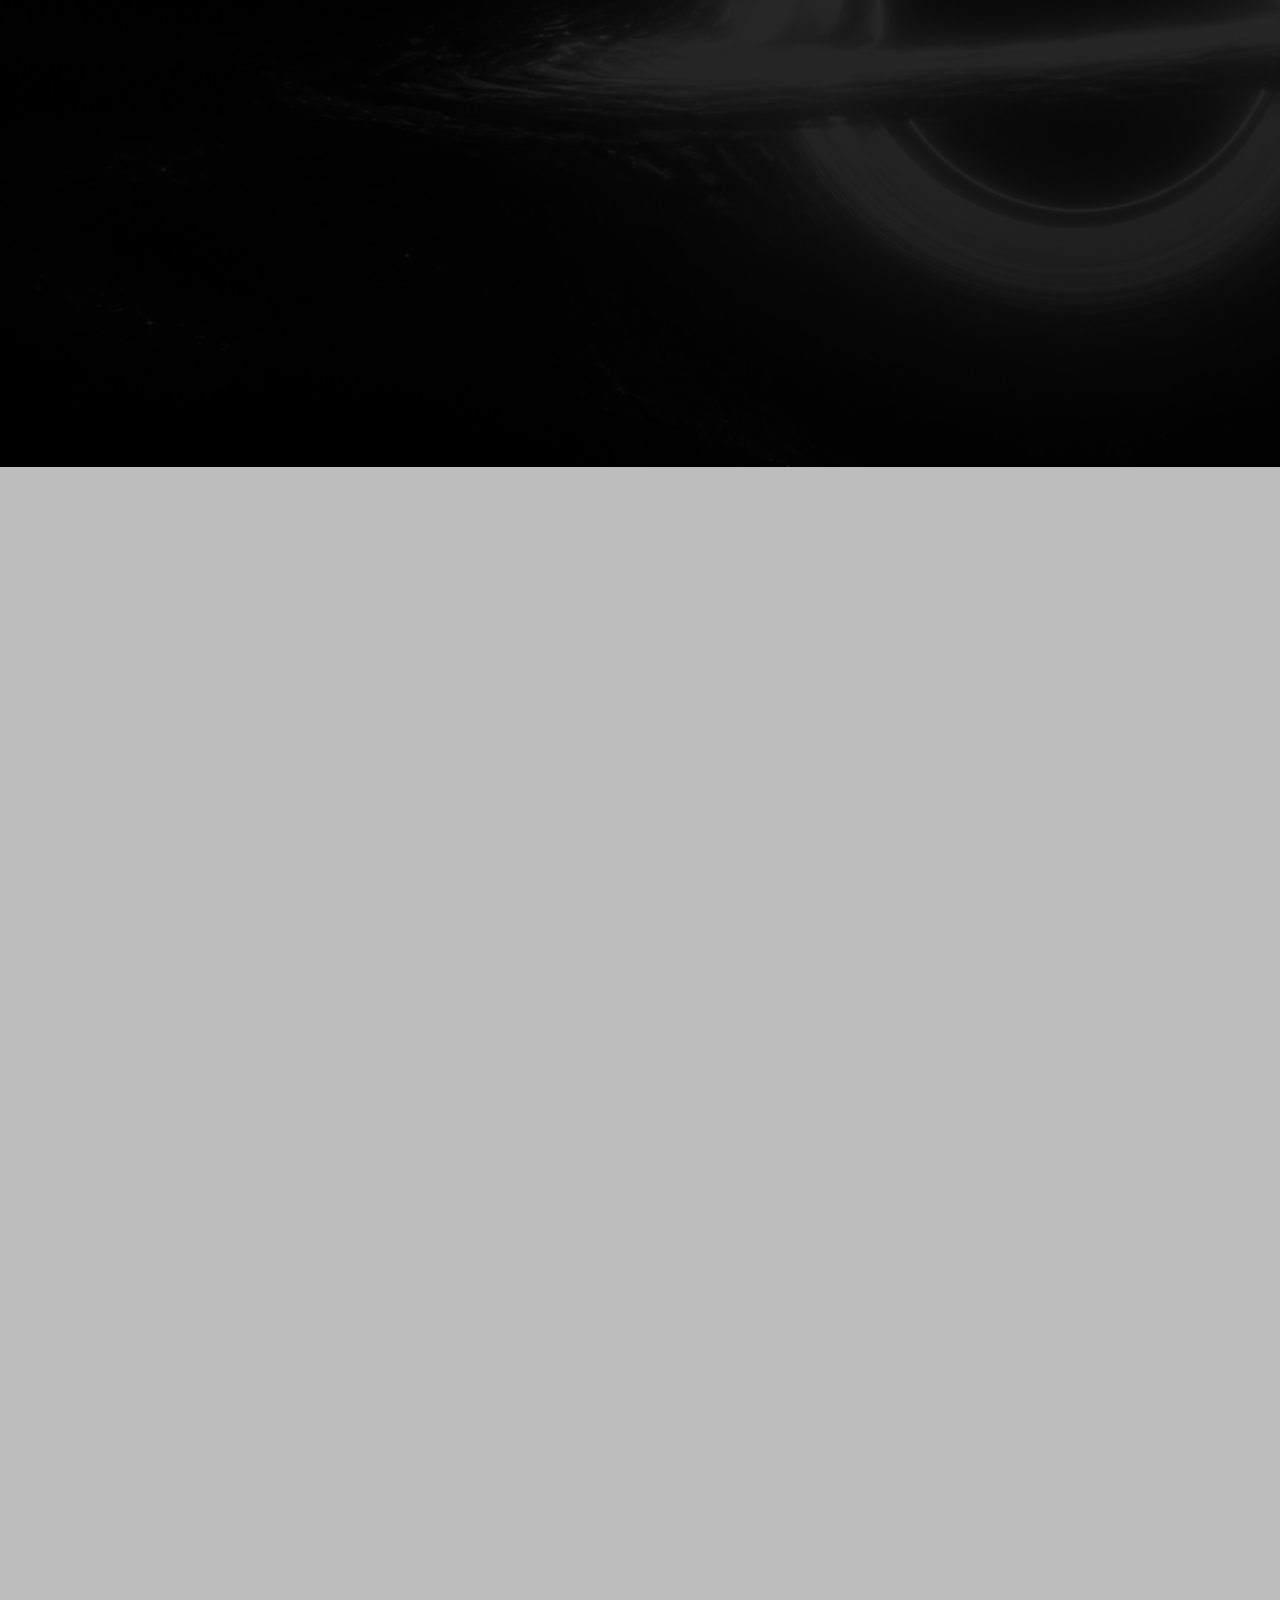
<file: mobile-adaptation.html>
<!doctype html>
<html lang="zh-CN"><head><meta charset="UTF-8" /><meta name="viewport" content="width=device-width, initial-scale=1, minimum-scale=1, maximum-scale=5" /><meta name="description" content="数知鸟移动端适配详情页" /><title>数知鸟-移动端适配 / 子远的设计空间</title><link rel="icon" href="data:," /><style>html,body{background:#08101d}</style><link rel="preload" as="image" href="./assets/mobile-adaptation/mobile-adaptation-00.webp" type="image/webp" fetchpriority="high" /><link rel="stylesheet" href="./fonts.css" /><link rel="stylesheet" href="./page-transition.css?v=route-clip-reveal-20260715" /><link rel="stylesheet" href="./project-detail.css?v=hero-priority-20260715" /><link rel="stylesheet" href="./contact-footer.css?v=flare-scale-20260708" /><link rel="stylesheet" href="./site-header.css?v=detail-nav-hidden-20260714" /></head>
  <body data-project="mobile-adaptation"><div class="loader" aria-live="polite" aria-label="HELLO 欢迎来到"><p class="loader__text" data-loader-text="HELLO 欢迎来到" aria-hidden="true"></p></div><div data-site-header data-site-header-active="project"></div>
    <nav class="c-anchor-nav" aria-label="项目目录" data-anchor-nav><div class="c-anchor-nav__rail" aria-hidden="true"><span>目录</span></div><div class="c-anchor-nav__panel"><ul class="c-anchor-nav__list"><li><a href="#mobile-01" data-anchor-link="mobile-01"><span class="c-anchor-nav__text">项目背景</span></a></li><li><a href="#mobile-03" data-anchor-link="mobile-03"><span class="c-anchor-nav__text">适配分析</span></a></li><li><a href="#mobile-05" data-anchor-link="mobile-05"><span class="c-anchor-nav__text">方案设计</span></a></li><li><a href="#mobile-07" data-anchor-link="mobile-07"><span class="c-anchor-nav__text">设计细节</span></a></li><li><a href="#mobile-08" data-anchor-link="mobile-08"><span class="c-anchor-nav__text">项目总结</span></a></li></ul></div></nav>
    <div class="smooth-root" data-smooth-root><main class="main"><div class="p-single"><section class="p-single-mv" aria-label="数知鸟移动端适配封面"><div class="p-single-mv__box"></div><div class="p-single-mv__background"><img src="./assets/mobile-adaptation/mobile-adaptation-00.webp" width="1920" height="1080" fetchpriority="high" loading="eager" decoding="async" data-image-slot="hero" alt="数知鸟移动端适配封面" /></div></section>
      <section class="p-single-brief" aria-labelledby="project-preface-title"><div class="p-single-brief__row p-single-detail"><h2 class="p-single-title" id="project-preface-title"><span>Preface</span>写在最前</h2><p class="p-single-text">“移动端适配是客户一直以来多次提过的需求，移动端满足企业管理者随时随地查看需求的处理情况以及看板数据。满足企业管理者的需求则能进一步推动产品在企业内部普及落地。”</p></div><div class="p-single-brief__row p-single-scope" aria-labelledby="project-scope-title"><h2 class="p-single-title" id="project-scope-title"><span>Scope</span>负责内容</h2><ul class="p-single-scope-list" aria-label="负责内容"><li>场景分析</li><li>竞品分析</li><li>界面设计</li></ul></div></section>
      <section class="p-single-images" aria-label="数知鸟移动端适配图片">
        <div class="p-single-images__item" id="mobile-01" data-anchor-section="mobile-01"><img src="./assets/mobile-adaptation/mobile-adaptation-01.webp" width="1920" height="1080" loading="lazy" decoding="async" fetchpriority="low" data-image-slot="more01" alt="数知鸟移动端适配 01" /></div><div class="p-single-images__item" id="mobile-02"><img src="./assets/mobile-adaptation/mobile-adaptation-02.webp" width="1920" height="1080" loading="lazy" decoding="async" fetchpriority="low" data-image-slot="more02" alt="数知鸟移动端适配 02" /></div><div class="p-single-images__item" id="mobile-03" data-anchor-section="mobile-03"><img src="./assets/mobile-adaptation/mobile-adaptation-03.webp" width="1920" height="1080" loading="lazy" decoding="async" fetchpriority="low" data-image-slot="more03" alt="数知鸟移动端适配 03" /></div><div class="p-single-images__item" id="mobile-04"><img src="./assets/mobile-adaptation/mobile-adaptation-04.webp" width="1920" height="1080" loading="lazy" decoding="async" fetchpriority="low" data-image-slot="more04" alt="数知鸟移动端适配 04" /></div><div class="p-single-images__item" id="mobile-05" data-anchor-section="mobile-05"><img src="./assets/mobile-adaptation/mobile-adaptation-05.webp" width="1920" height="1080" loading="lazy" decoding="async" fetchpriority="low" data-image-slot="more05" alt="数知鸟移动端适配 05" /></div><div class="p-single-images__item" id="mobile-06"><img src="./assets/mobile-adaptation/mobile-adaptation-06.webp" width="1920" height="1080" loading="lazy" decoding="async" fetchpriority="low" data-image-slot="more06" alt="数知鸟移动端适配 06" /></div><div class="p-single-images__item" id="mobile-07" data-anchor-section="mobile-07"><img src="./assets/mobile-adaptation/mobile-adaptation-07.webp" width="1920" height="1080" loading="lazy" decoding="async" fetchpriority="low" data-image-slot="more07" alt="数知鸟移动端适配 07" /></div><div class="p-single-images__item" id="mobile-08" data-anchor-section="mobile-08"><img src="./assets/mobile-adaptation/mobile-adaptation-08.webp" width="1920" height="1080" loading="lazy" decoding="async" fetchpriority="low" data-image-slot="more08" alt="数知鸟移动端适配 08" /></div>
      </section><section class="p-single-next"><a href="./wechat-guidelines.html" aria-label="View Next: 数知鸟公众号推文规范重定"><span class="p-single-next__type" data-next-title="VIEW NEXT">VIEW NEXT</span></a></section></div><div data-contact-footer></div></main></div>
    <script src="./site-header.js?v=visual-anchor-20260702"></script><script src="./contact-footer.js?v=text-offset-20260701a"></script><script src="./project-detail.js?v=anchor-exact-20260713"></script></body></html>
</file>
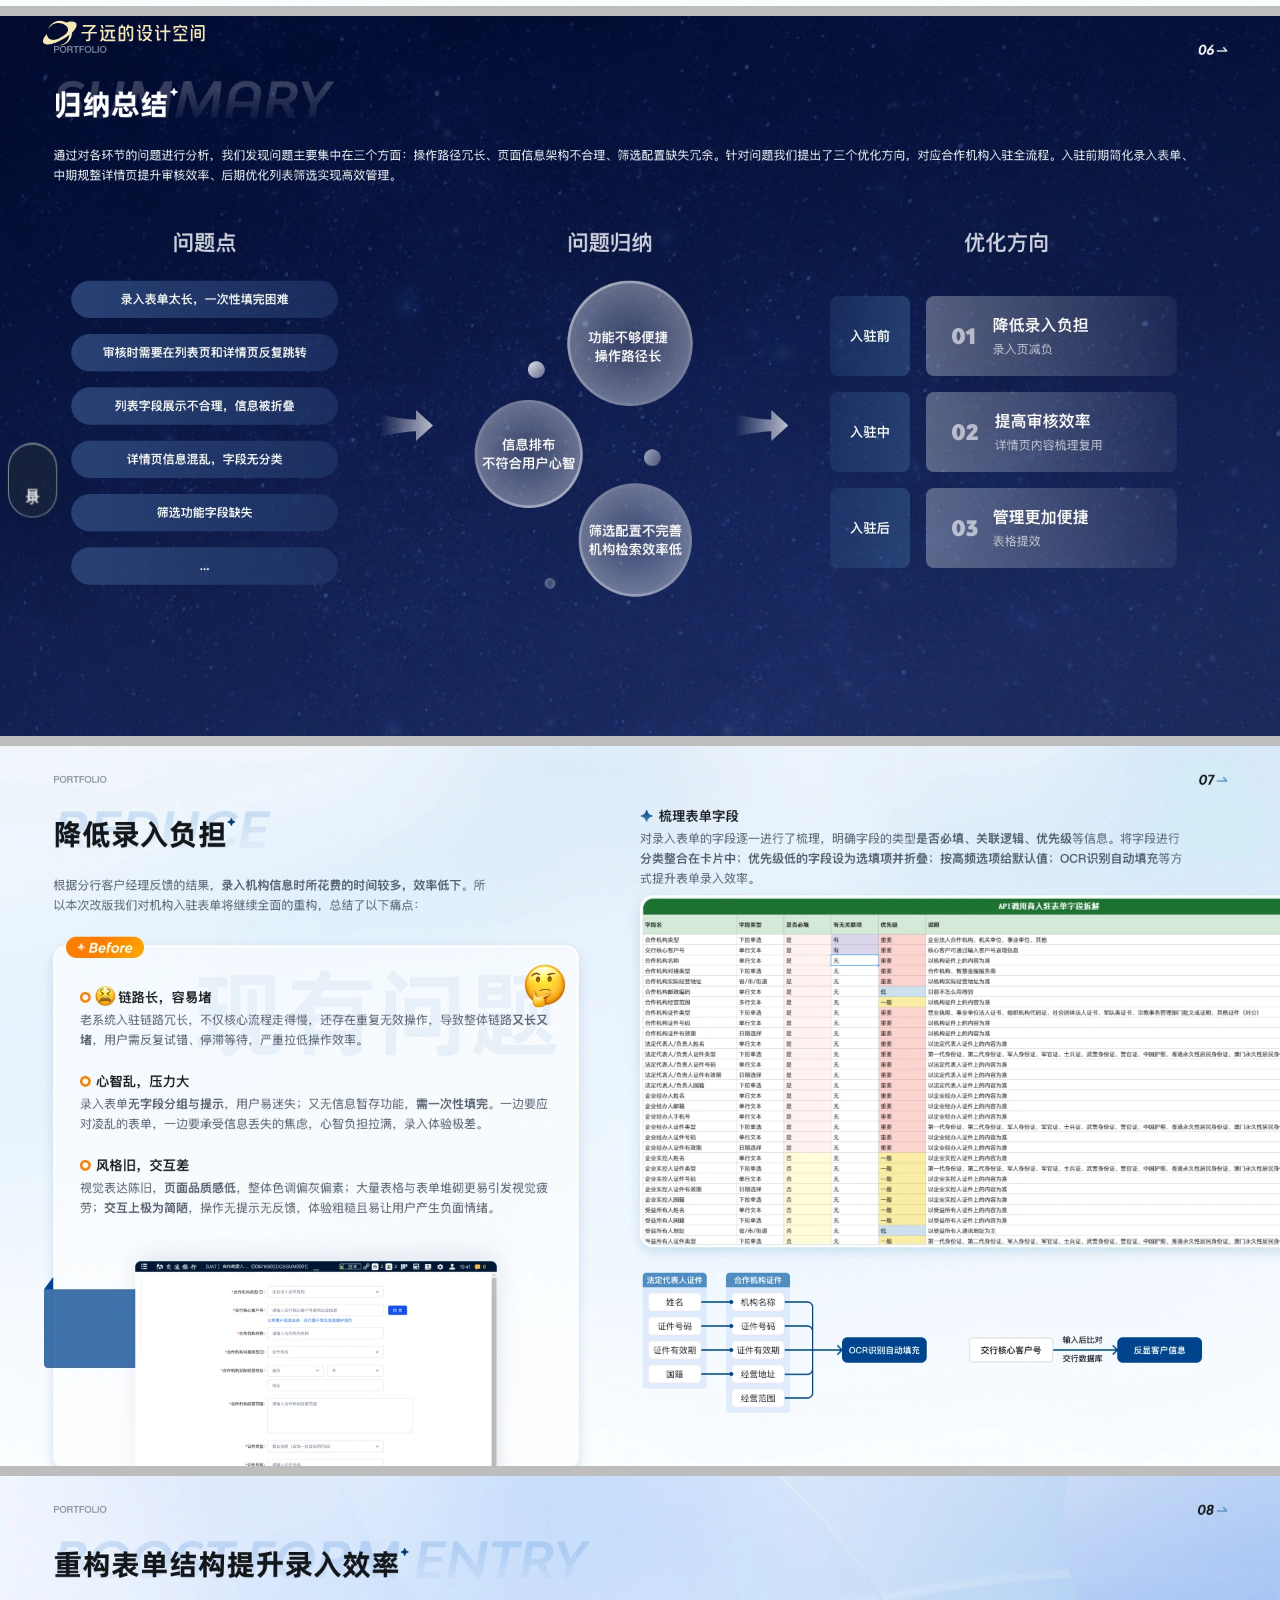
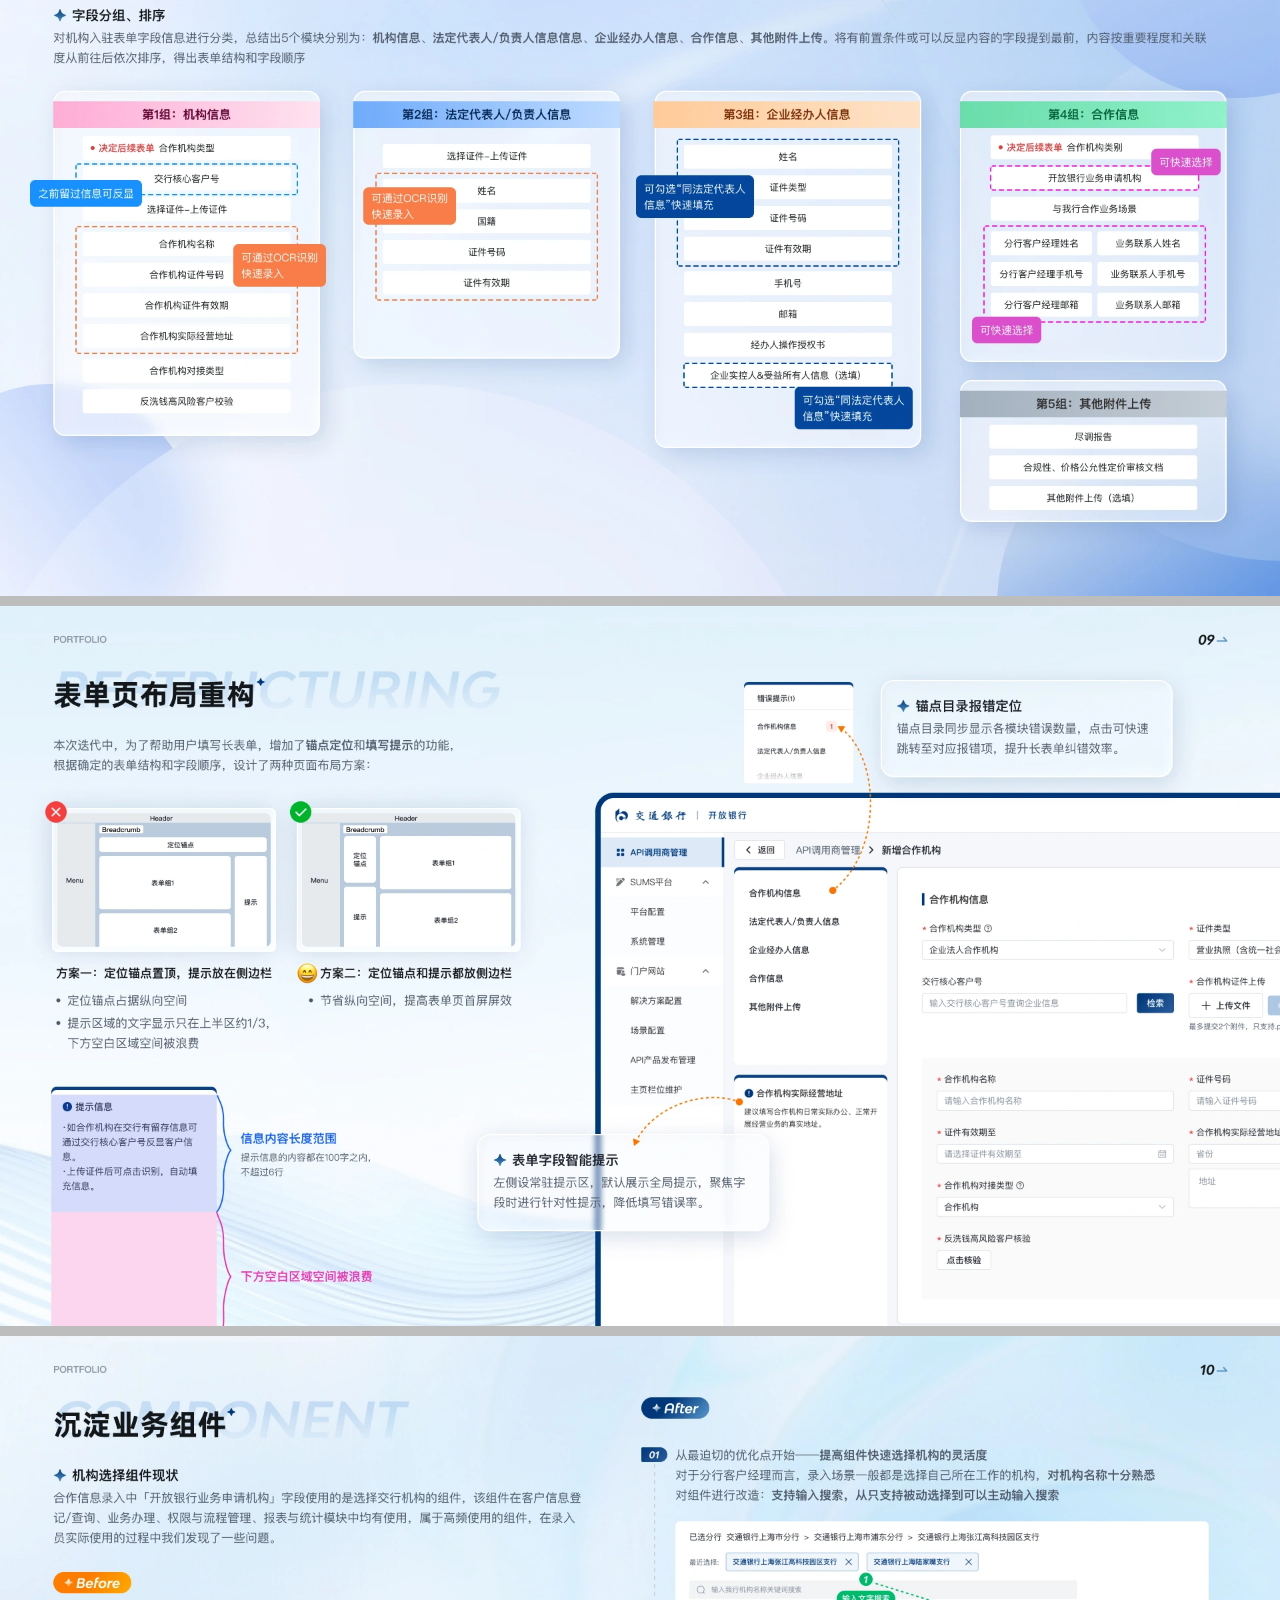
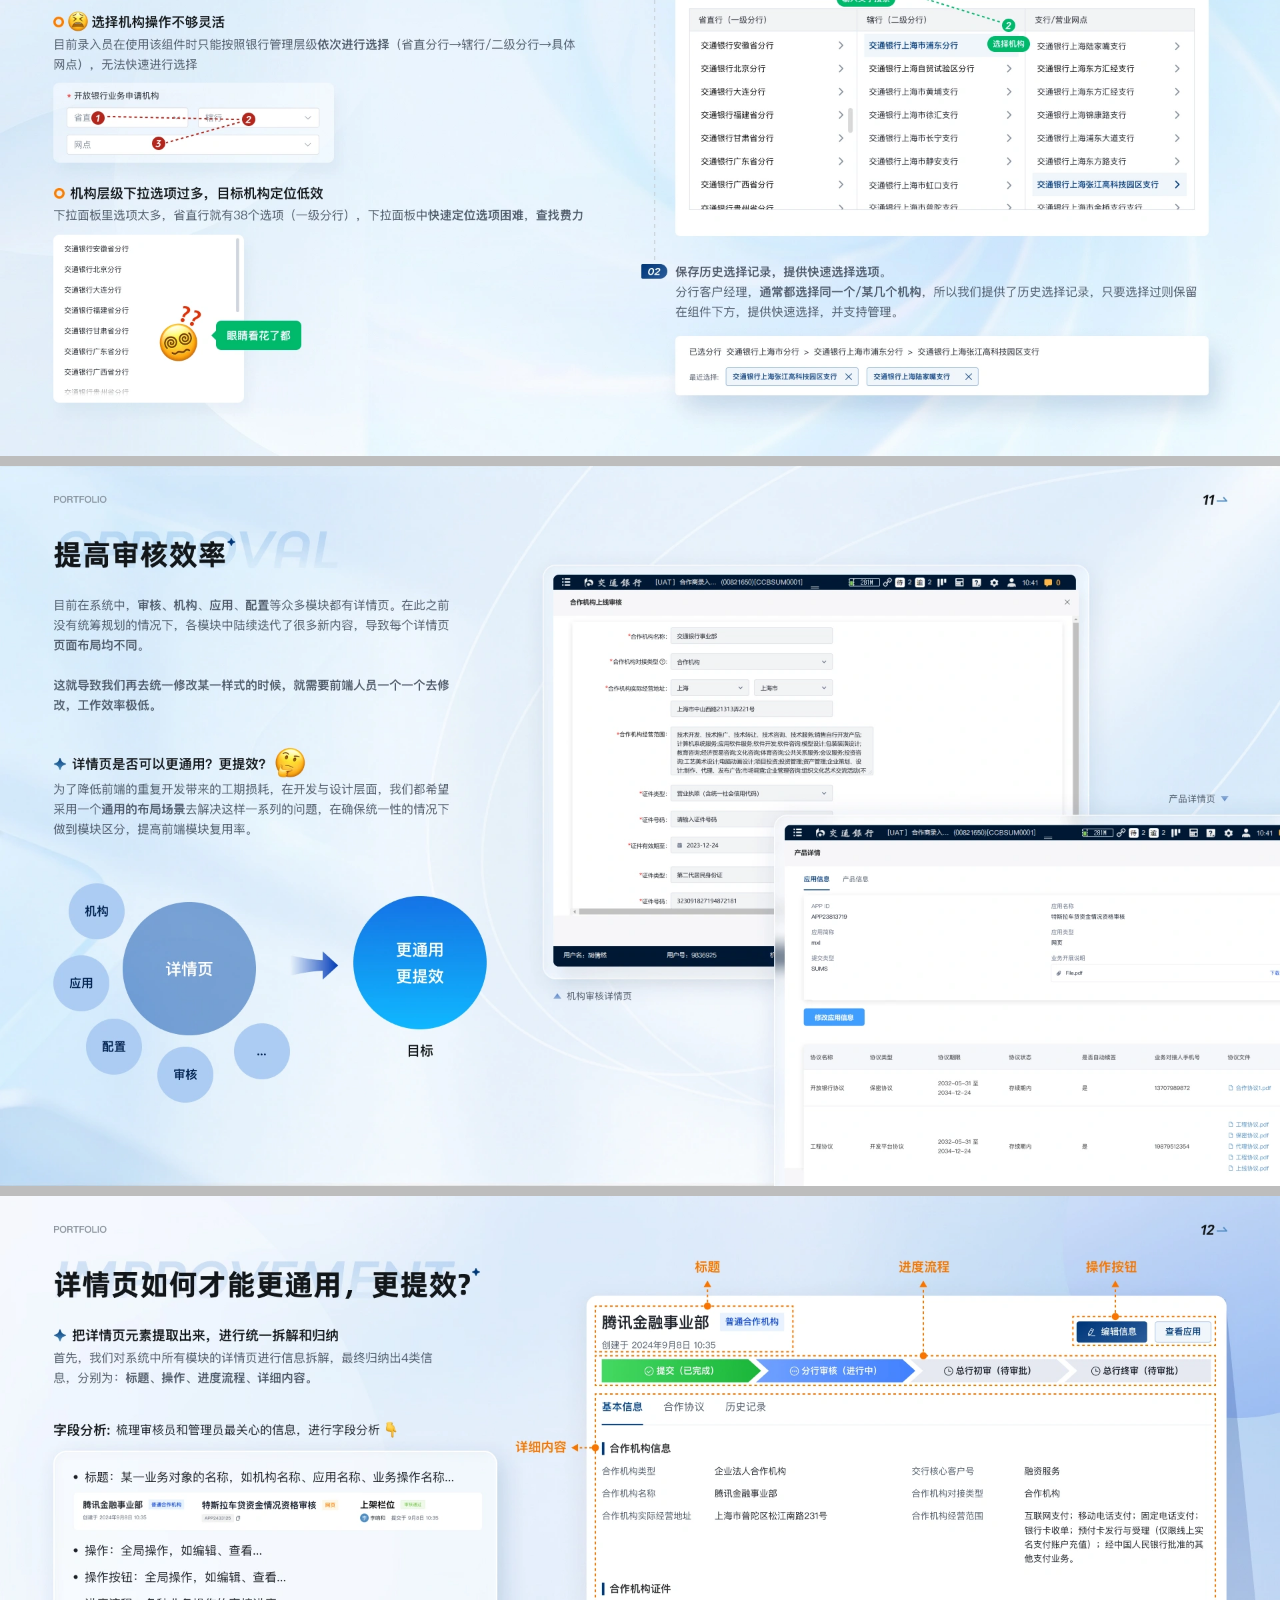
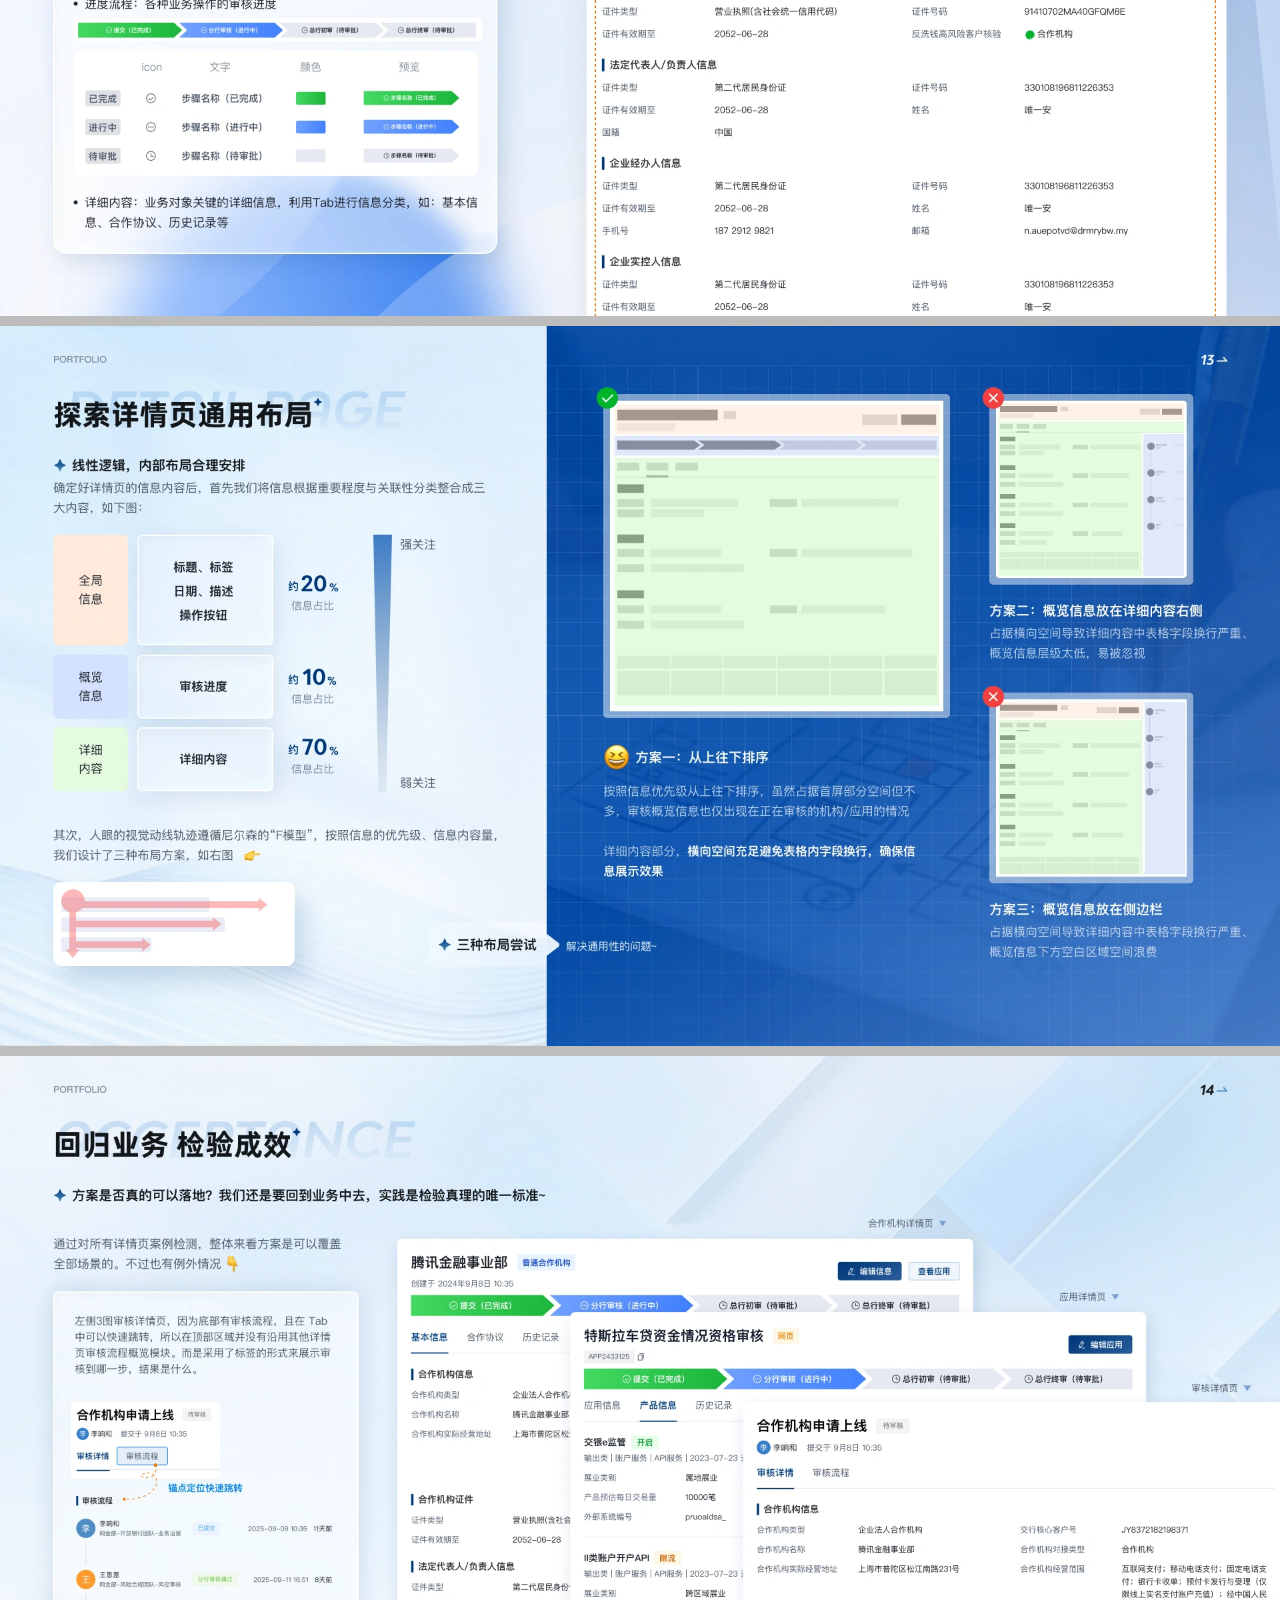
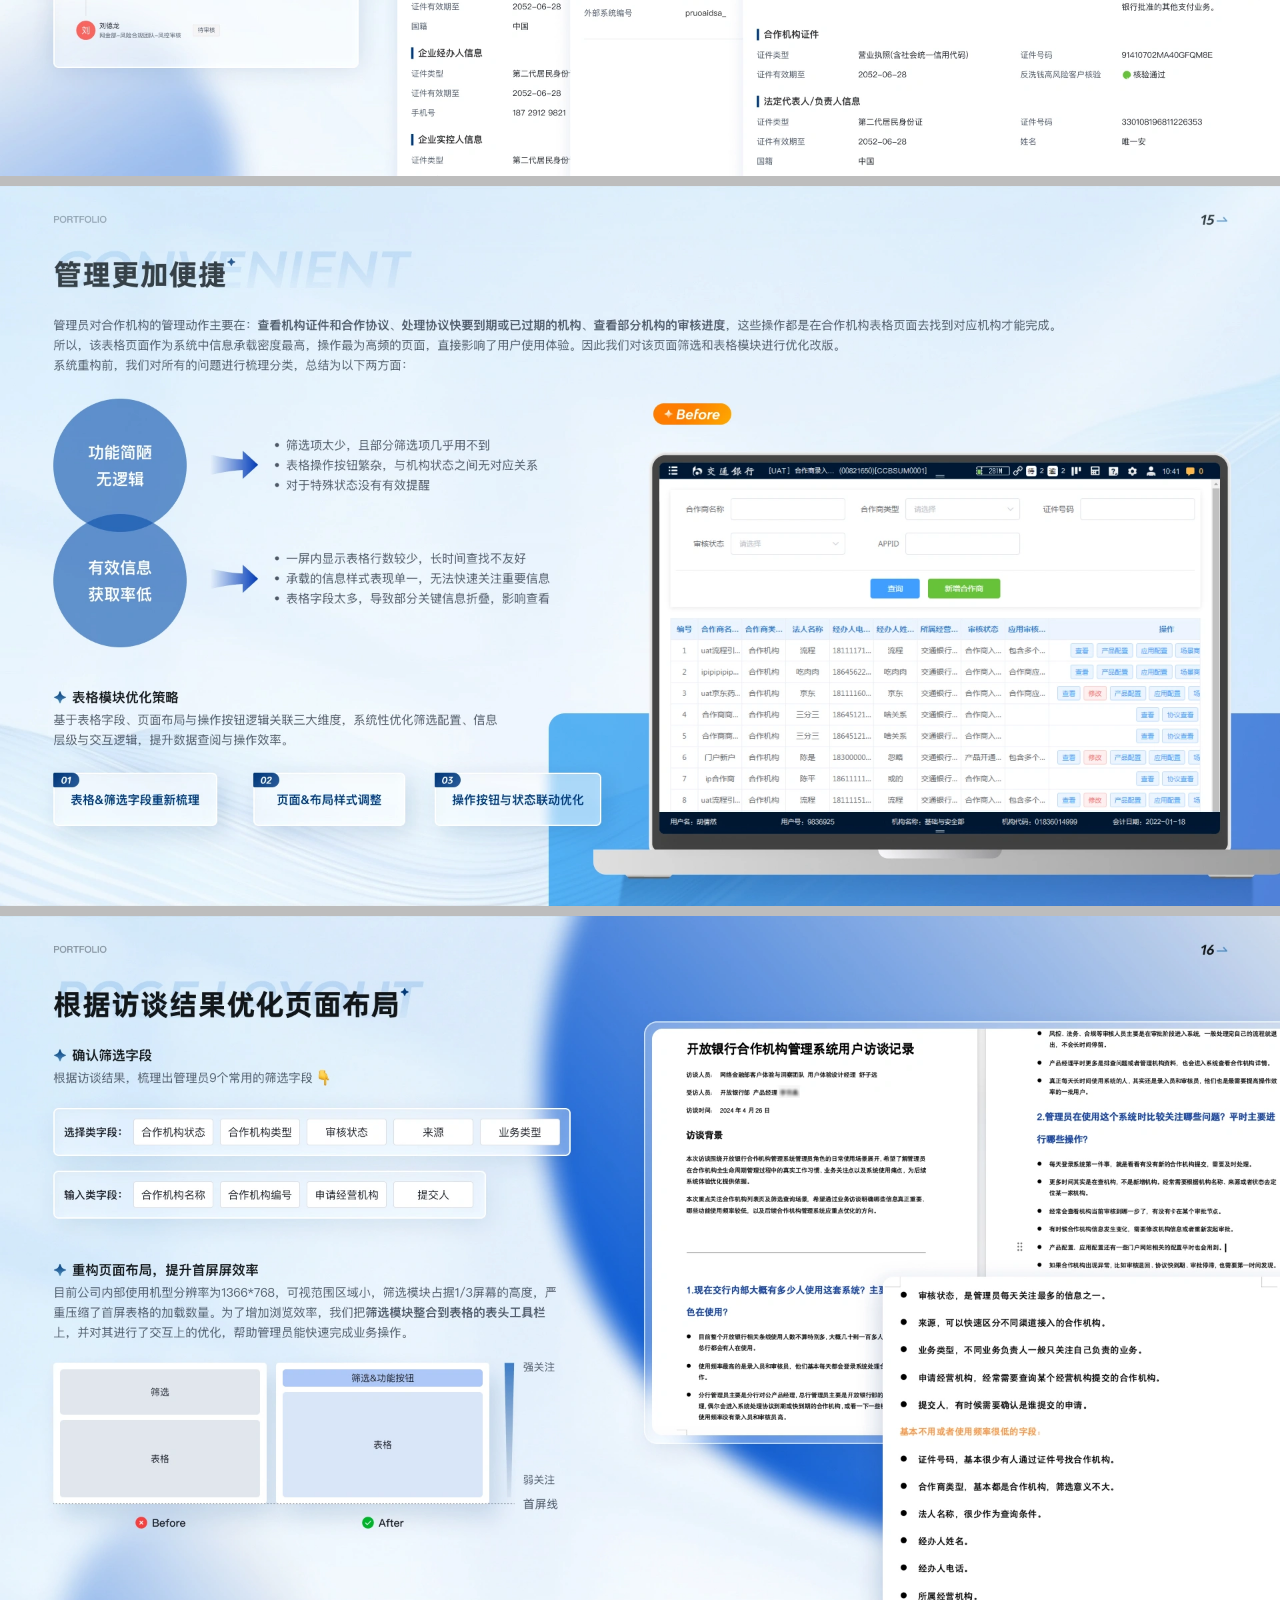
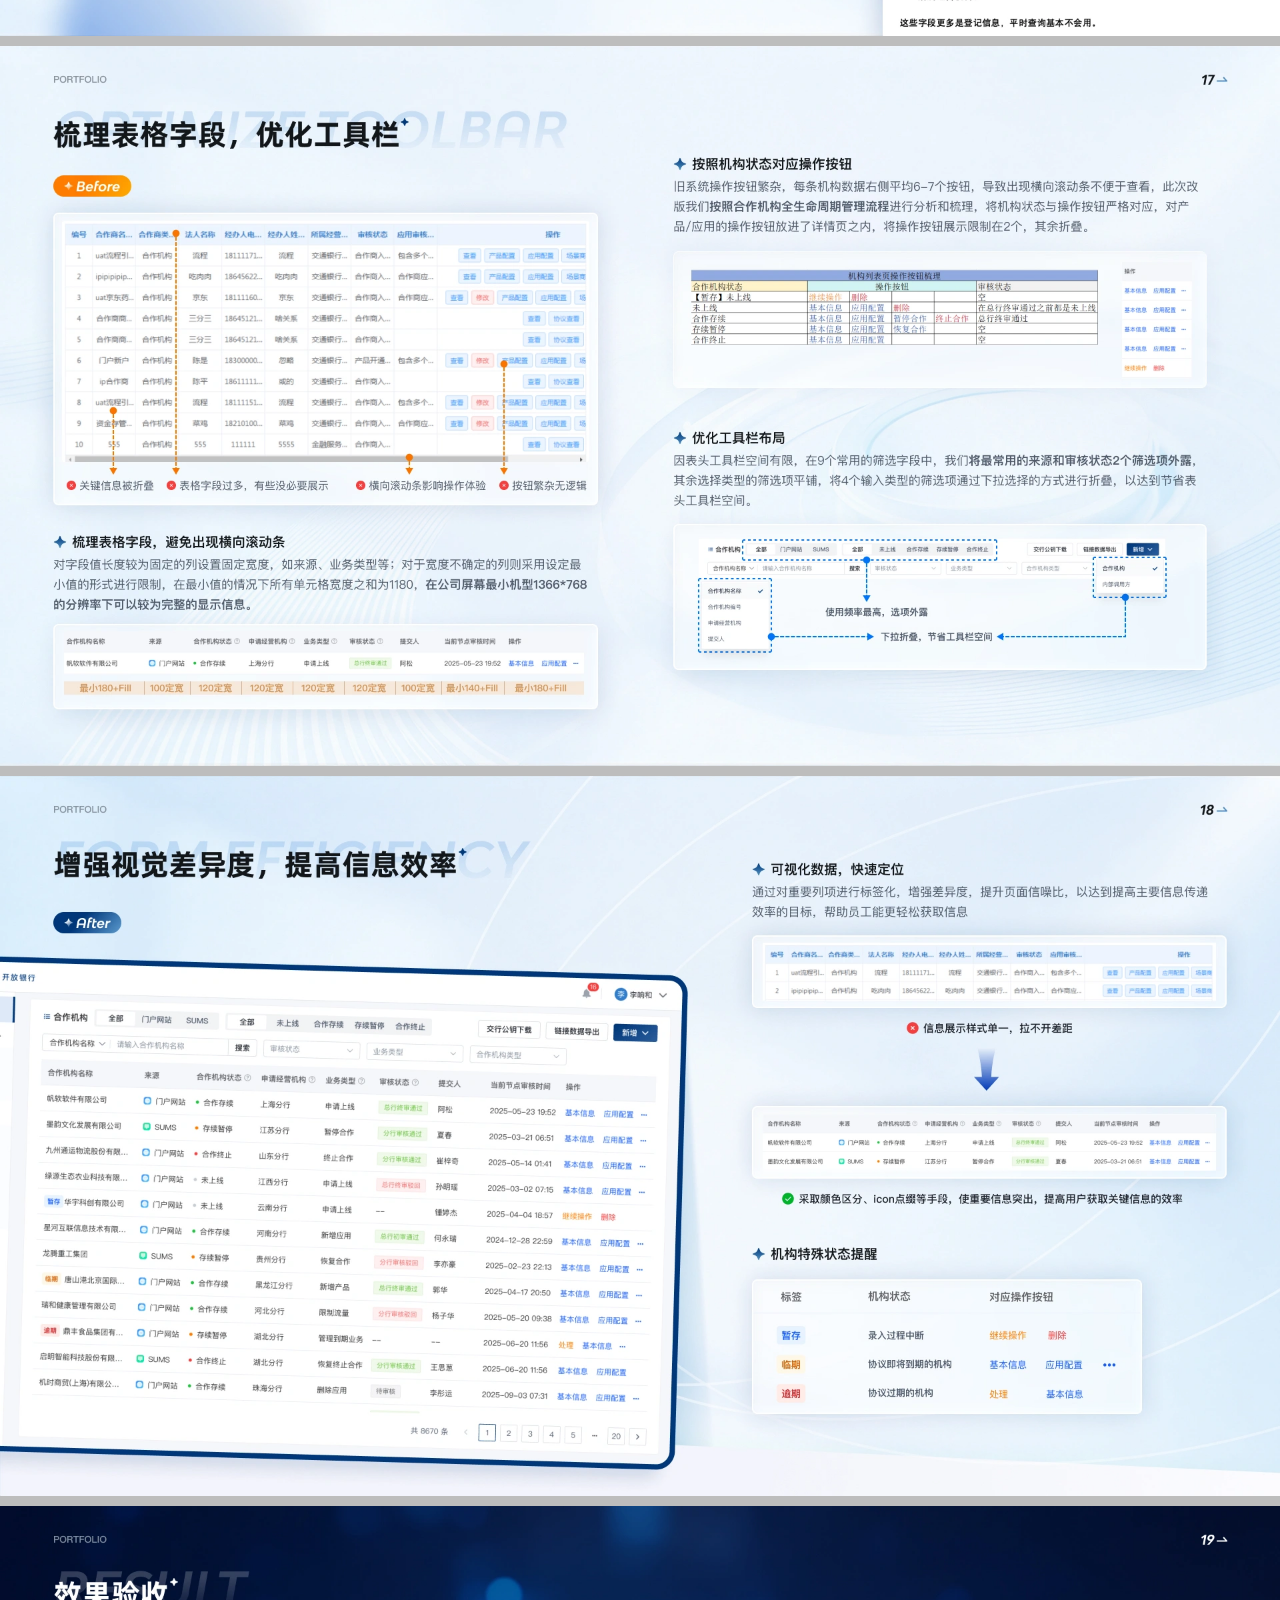
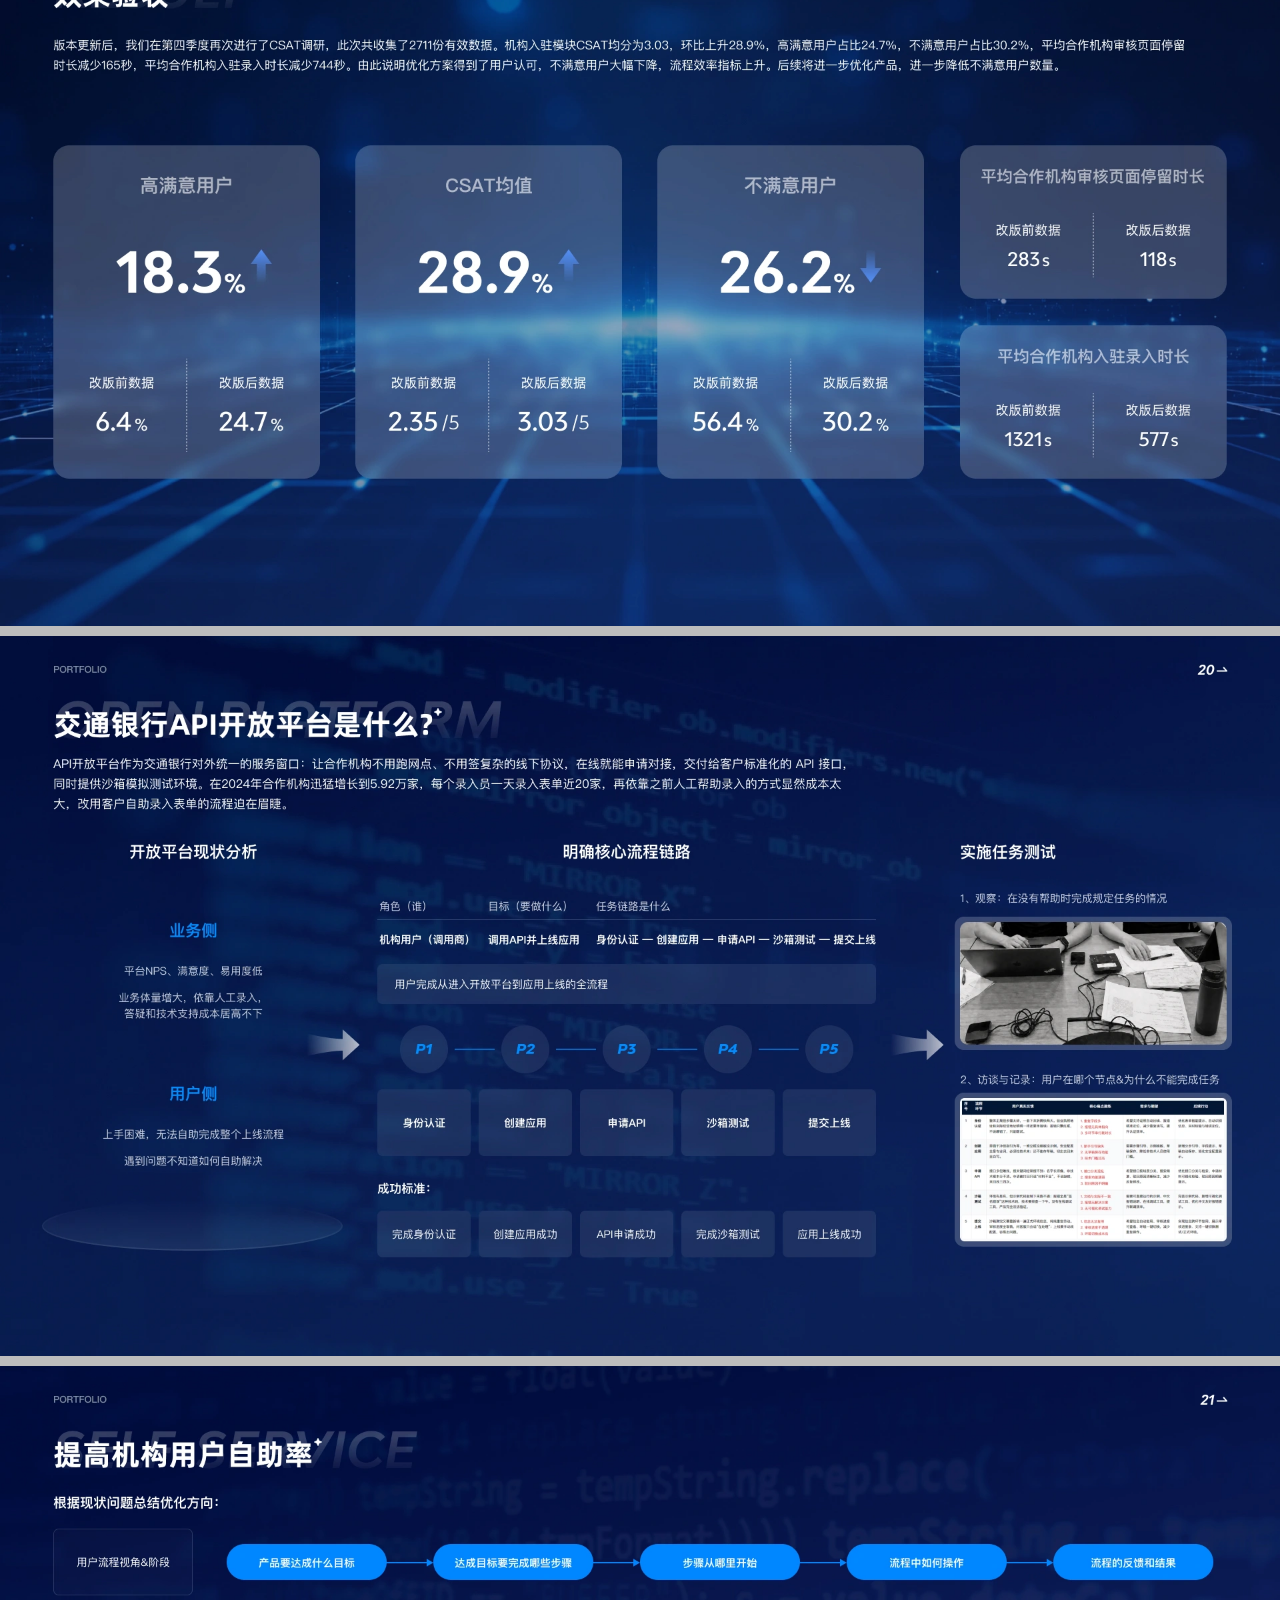
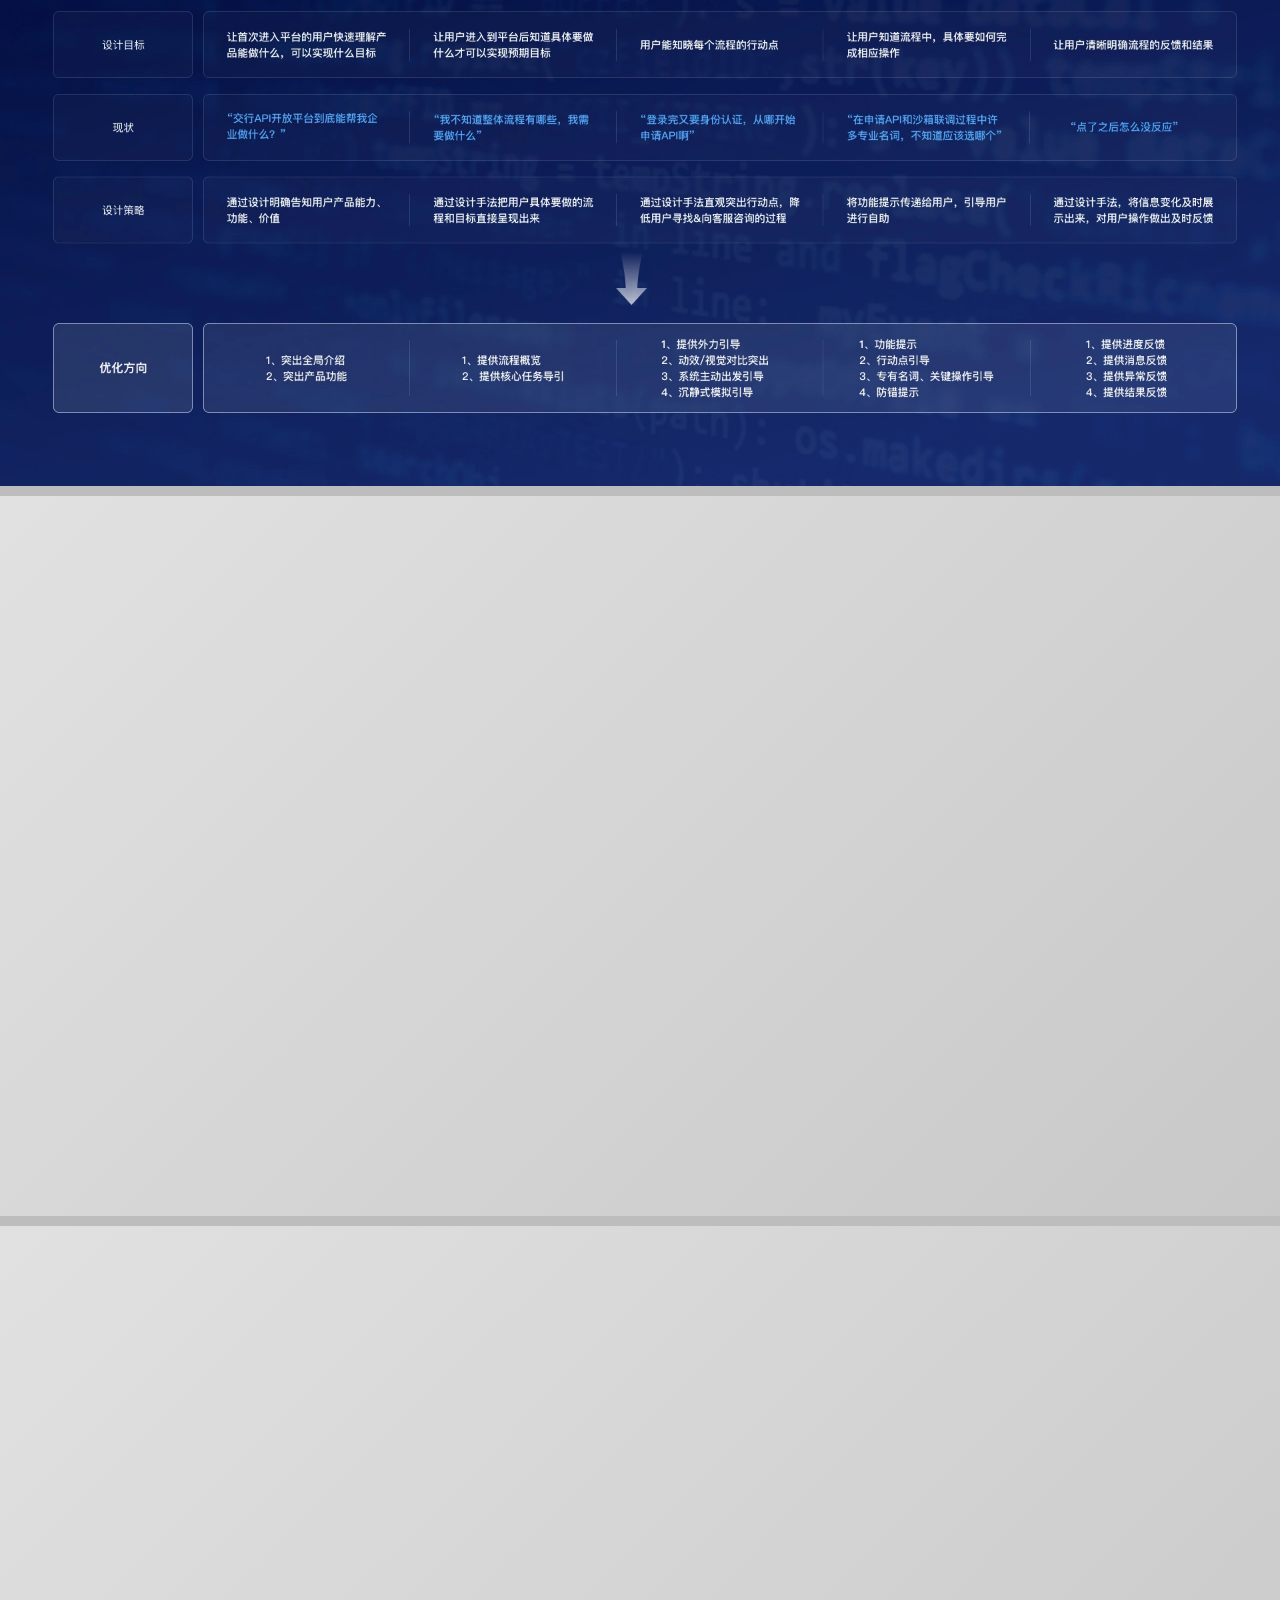
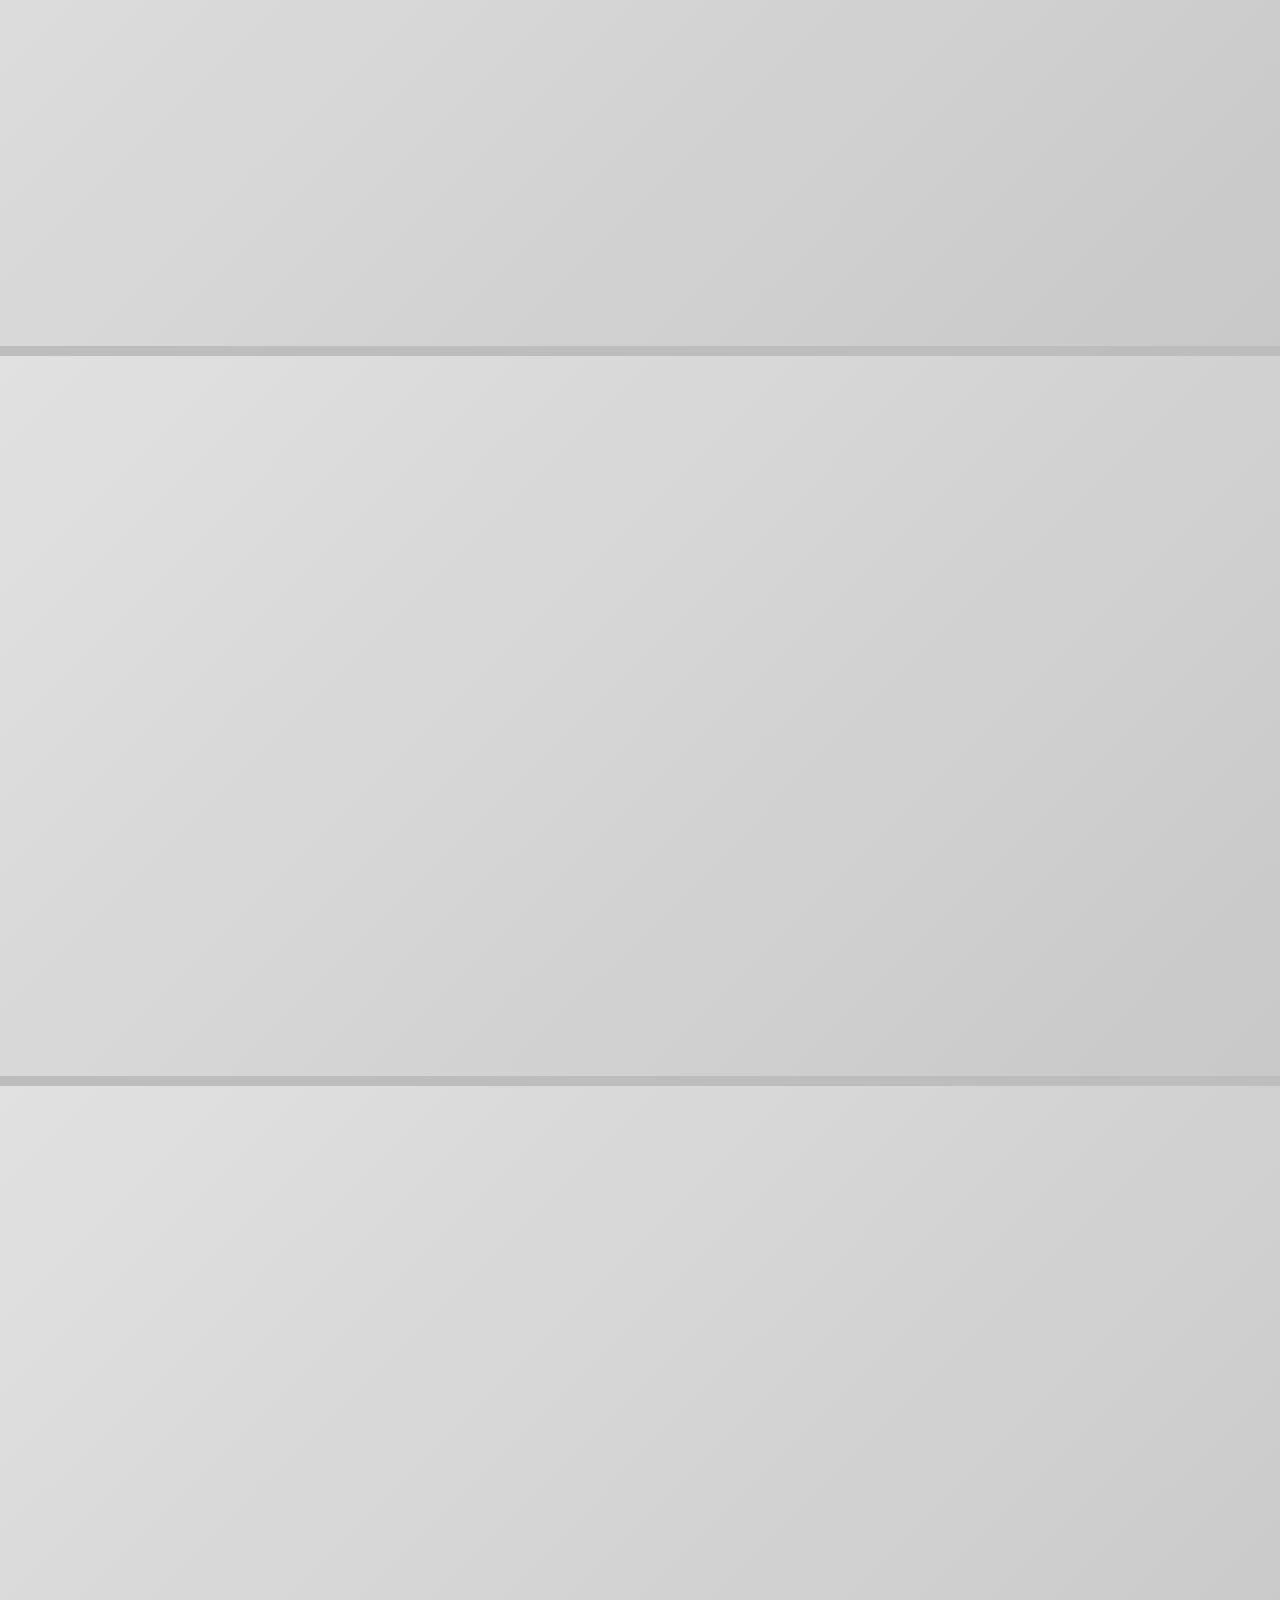
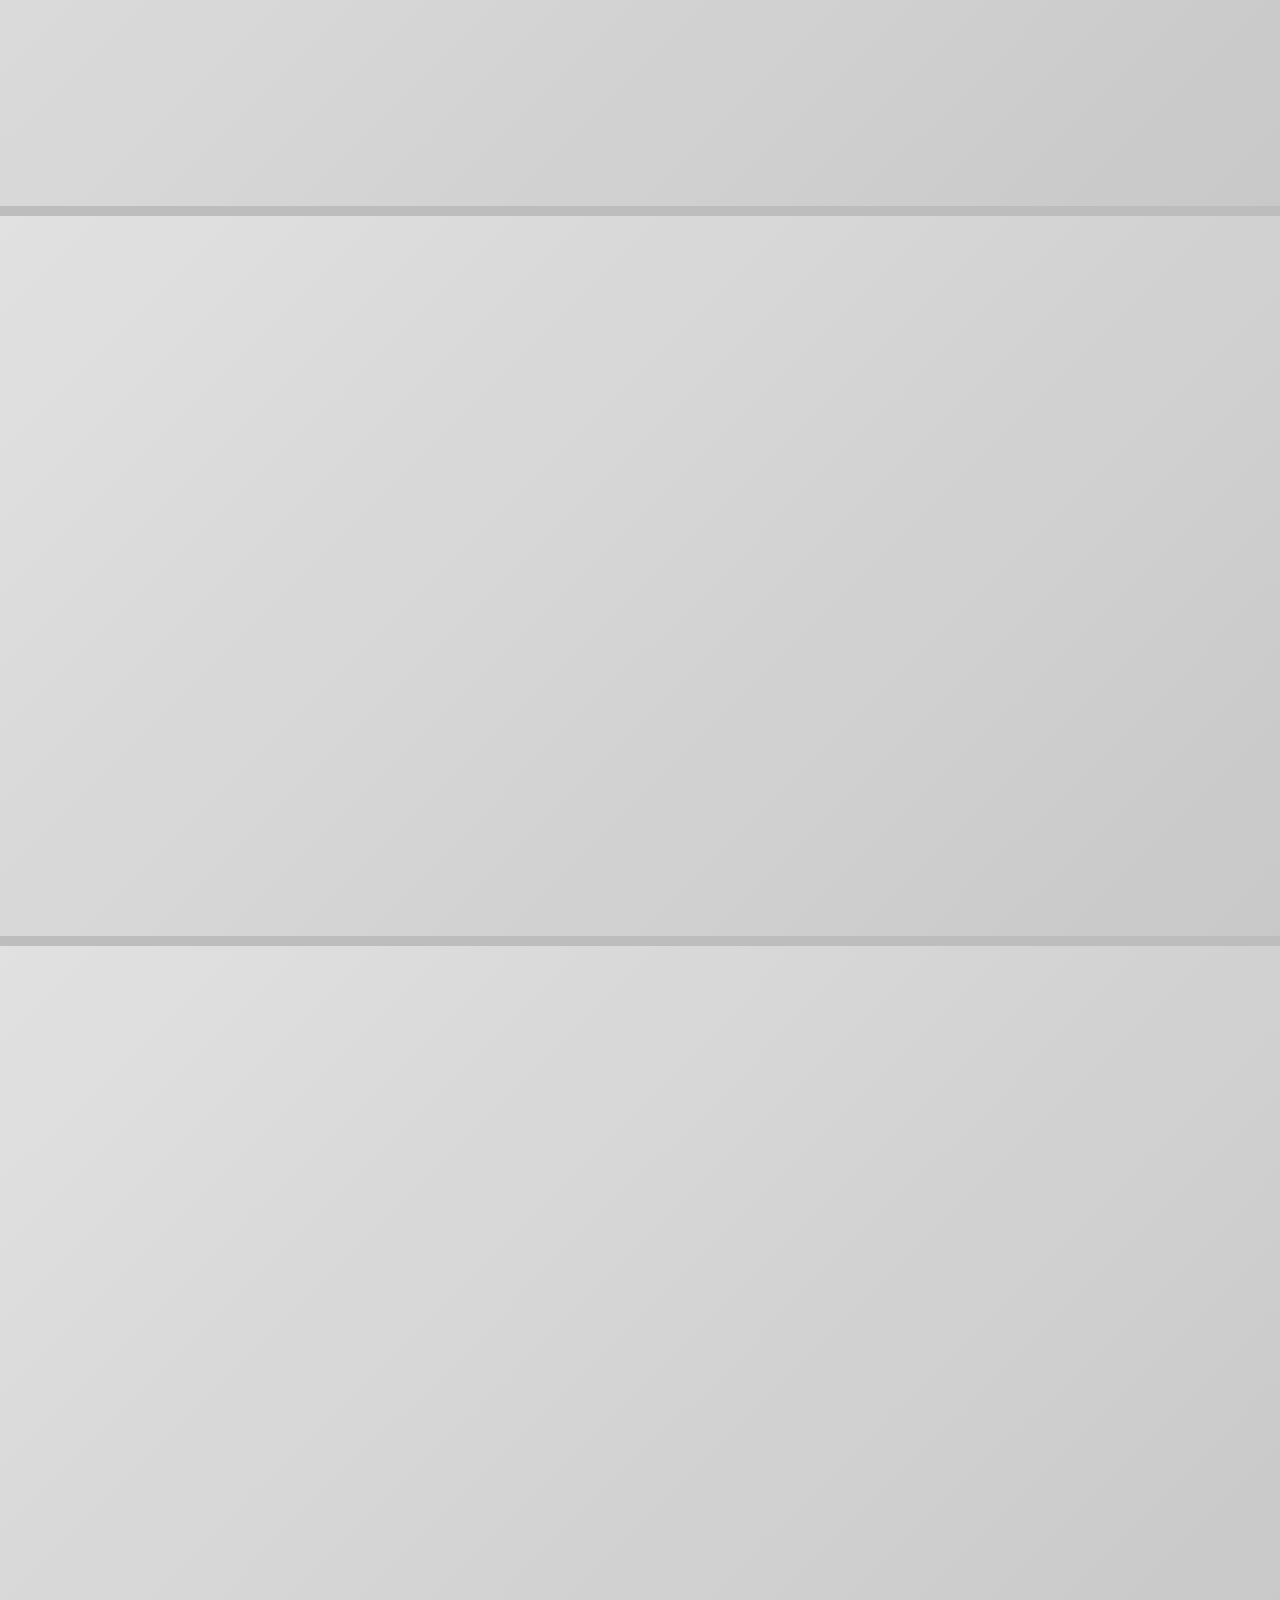
<file: open-bank.html>
<!doctype html>
<html lang="zh-CN">
  <head>
    <meta charset="UTF-8" />
    <meta
      name="viewport"
      content="width=device-width, initial-scale=1, minimum-scale=1, maximum-scale=5"
    />
    <meta
      name="description"
      content="开放银行合作机构管理系统项目详情页。"
    />
    <title>开放银行合作机构管理系统 / 子远的设计空间</title>
    <link rel="icon" href="data:," />
    <style>
      html,
      body {
        background: #08101d;
      }
    </style>
    <link rel="preload" as="image" href="./assets/open-bank/open-bank-00.webp?v=open-bank-images-20260714" type="image/webp" fetchpriority="high" /><link rel="stylesheet" href="./fonts.css" /><link rel="stylesheet" href="./page-transition.css?v=route-clip-reveal-20260715" />
    <link rel="stylesheet" href="./project-detail.css?v=hero-priority-20260715" />
    <link rel="stylesheet" href="./contact-footer.css?v=flare-scale-20260708" />
    <link rel="stylesheet" href="./site-header.css?v=detail-nav-hidden-20260714" />
  </head>
  <body data-project="open-bank">
    <div class="loader" aria-live="polite" aria-label="HELLO 欢迎来到">
      <p class="loader__text" data-loader-text="HELLO 欢迎来到" aria-hidden="true"></p>
      <div class="loader__scan" aria-hidden="true">
        <span class="loader__scan-line"></span>
        <span class="loader__scan-block" style="--x: -42vw; --y: -1px; --w: 8vw; --h: 1px; --d: 0.02s"></span>
        <span class="loader__scan-block" style="--x: -29vw; --y: 2px; --w: 11vw; --h: 1px; --d: 0.08s"></span>
        <span class="loader__scan-block" style="--x: -17vw; --y: -5px; --w: 9vw; --h: 3px; --d: 0.14s"></span>
        <span class="loader__scan-block" style="--x: -7vw; --y: 4px; --w: 12vw; --h: 4px; --d: 0.18s"></span>
        <span class="loader__scan-block" style="--x: 3vw; --y: -2px; --w: 15vw; --h: 2px; --d: 0.22s"></span>
        <span class="loader__scan-block" style="--x: 15vw; --y: 6px; --w: 10vw; --h: 5px; --d: 0.26s"></span>
        <span class="loader__scan-block" style="--x: 28vw; --y: -4px; --w: 12vw; --h: 2px; --d: 0.31s"></span>
        <span class="loader__scan-block" style="--x: 40vw; --y: 1px; --w: 9vw; --h: 1px; --d: 0.36s"></span>
      </div>
      <div class="loader__panel loader__panel--top">
        <span></span><span></span><span></span><span></span><span></span>
        <span></span><span></span><span></span><span></span><span></span>
        <span></span><span></span><span></span><span></span><span></span>
        <span></span><span></span><span></span><span></span><span></span>
      </div>
      <div class="loader__panel loader__panel--bottom">
        <span></span><span></span><span></span><span></span><span></span>
        <span></span><span></span><span></span><span></span><span></span>
        <span></span><span></span><span></span><span></span><span></span>
        <span></span><span></span><span></span><span></span><span></span>
      </div>
    </div>

    <div data-site-header data-site-header-active="project"></div>

    <nav class="c-anchor-nav" aria-label="Project anchors" data-anchor-nav>
      <div class="c-anchor-nav__rail" aria-hidden="true">
        <span>目录</span>
      </div>
      <div class="c-anchor-nav__panel">
        <ul class="c-anchor-nav__list">
          <li>
            <a href="#open-bank-01" data-anchor-link="open-bank-01">
              <span class="c-anchor-nav__text">产品介绍</span>
            </a>
          </li>
          <li>
            <a href="#open-bank-02" data-anchor-link="open-bank-02">
              <span class="c-anchor-nav__text">项目背景</span>
            </a>
          </li>
          <li>
            <a href="#open-bank-03" data-anchor-link="open-bank-03">
              <span class="c-anchor-nav__text">问卷分析</span>
            </a>
          </li>
          <li>
            <a href="#open-bank-04" data-anchor-link="open-bank-04">
              <span class="c-anchor-nav__text">可用性测试</span>
            </a>
          </li>
          <li>
            <a href="#open-bank-07" data-anchor-link="open-bank-07">
              <span class="c-anchor-nav__text">入驻前优化</span>
            </a>
          </li>
          <li>
            <a href="#open-bank-11" data-anchor-link="open-bank-11">
              <span class="c-anchor-nav__text">入驻中提效</span>
            </a>
          </li>
          <li>
            <a href="#open-bank-15" data-anchor-link="open-bank-15">
              <span class="c-anchor-nav__text">入驻后管理</span>
            </a>
          </li>
          <li>
            <a href="#open-bank-19" data-anchor-link="open-bank-19">
              <span class="c-anchor-nav__text">效果验收</span>
            </a>
          </li>
          <li>
            <a href="#open-bank-20" data-anchor-link="open-bank-20">
              <span class="c-anchor-nav__text">API开放平台</span>
            </a>
          </li>
          <li>
            <a href="#open-bank-27" data-anchor-link="open-bank-27">
              <span class="c-anchor-nav__text">项目复盘</span>
            </a>
          </li>
        </ul>
      </div>
    </nav>

    <div class="smooth-root" data-smooth-root>
      <main class="main">
        <div class="p-single">
          <section class="p-single-mv" aria-label="开放银行合作机构管理系统封面">
            <div class="p-single-mv__box">
              <!-- 修改点 1：按需求完整删除首屏右下角项目预览悬浮卡片，不渲染 p-single-mv__card 或替代元素。 -->
            </div>

            <div class="p-single-mv__background">
              <!-- 图片替换入口：data-image-slot="hero"，实际 src 由 script.js 的 IMAGE_SLOTS 统一注入。 -->
              <img
                src="./assets/open-bank/open-bank-00.webp?v=open-bank-images-20260714" width="1920" height="1080" fetchpriority="high" loading="eager" decoding="async" data-image-slot="hero"
                alt="开放银行合作机构管理系统项目封面"
              />
            </div>
          </section>

          <section class="p-single-brief" aria-labelledby="project-preface-title">
            <svg class="p-single-brief__decor p-single-brief__decor--planet" viewBox="0 0 1600 700" aria-hidden="true" focusable="false">
              <ellipse cx="450" cy="260" rx="660" ry="190" transform="rotate(-16 450 260)" fill="none" stroke="currentColor" stroke-linecap="round" stroke-width="1.2" />
              <circle cx="450" cy="260" r="24" fill="currentColor" />
            </svg>
            <svg class="p-single-brief__decor p-single-brief__decor--stars" viewBox="0 0 260 170" aria-hidden="true" focusable="false">
              <path d="M74 5C81 58 92 69 145 76C92 83 81 94 74 147C67 94 56 83 3 76C56 69 67 58 74 5Z" fill="currentColor" />
              <path d="M194 44C198 77 205 84 238 88C205 92 198 99 194 132C190 99 183 92 150 88C183 84 190 77 194 44Z" fill="currentColor" />
            </svg>
            <div class="p-single-brief__row p-single-detail">
              <h2 class="p-single-title" id="project-preface-title">
                <span>Preface</span>
                写在最前
              </h2>
              <p class="p-single-text">
                “开放银行是我在交行负责时间最长，产出最多，收获最大的一个项目。从前端门户网站到后端管理系统，从发现问题到验证效果，每一步都亲身参与，愿以此项目为沉淀，记录成长，赋能与你。”
              </p>
            </div>

            <div class="p-single-brief__row p-single-scope" aria-labelledby="project-scope-title">
              <h2 class="p-single-title" id="project-scope-title">
                <span>Scope</span>
                负责内容
              </h2>
              <ul class="p-single-scope-list" aria-label="负责内容">
                <li>需求研讨</li>
                <li>可用性测试</li>
                <li>问卷调研</li>
                <li>用户访谈</li>
                <li>界面设计</li>
                <li>设计验证</li>
              </ul>
            </div>
          </section>

          <section class="p-single-images" aria-label="开放银行合作机构管理系统项目图片">
            <div class="p-single-images__item" id="open-bank-01" data-anchor-section="open-bank-01">
              <img src="./assets/open-bank/open-bank-01.webp?v=open-bank-images-20260714" width="1920" height="1080" loading="lazy" decoding="async" fetchpriority="low" data-image-slot="more01" alt="开放银行合作机构管理系统 产品介绍" />
            </div>
            <div class="p-single-images__item" id="open-bank-02" data-anchor-section="open-bank-02">
              <img src="./assets/open-bank/open-bank-02.webp" width="1920" height="1080" loading="lazy" decoding="async" fetchpriority="low" data-image-slot="more02" alt="开放银行合作机构管理系统 项目背景" />
            </div>
            <div class="p-single-images__item" id="open-bank-03" data-anchor-section="open-bank-03">
              <img src="./assets/open-bank/open-bank-03.webp" width="1920" height="1080" loading="lazy" decoding="async" fetchpriority="low" data-image-slot="more03" alt="开放银行合作机构管理系统 问卷分析" />
            </div>
            <div class="p-single-images__item" id="open-bank-04" data-anchor-section="open-bank-04">
              <img src="./assets/open-bank/open-bank-04.webp" width="1920" height="1080" loading="lazy" decoding="async" fetchpriority="low" data-image-slot="more04" alt="开放银行合作机构管理系统 可用性测试" />
            </div>
            <div class="p-single-images__item" id="open-bank-05" data-anchor-section="open-bank-05">
              <img src="./assets/open-bank/open-bank-05.webp" width="1920" height="1080" loading="lazy" decoding="async" fetchpriority="low" data-image-slot="more05" alt="开放银行合作机构管理系统 定位问题" />
            </div>
            <div class="p-single-images__item" id="open-bank-06" data-anchor-section="open-bank-06">
              <img src="./assets/open-bank/open-bank-06.webp" width="1920" height="1080" loading="lazy" decoding="async" fetchpriority="low" data-image-slot="more06" alt="开放银行合作机构管理系统 问卷分析补充" />
            </div>
            <div class="p-single-images__item" id="open-bank-07" data-anchor-section="open-bank-07">
              <img src="./assets/open-bank/open-bank-07.webp" width="1920" height="1080" loading="lazy" decoding="async" fetchpriority="low" data-image-slot="more07" alt="开放银行合作机构管理系统 入驻前降低录入负担" />
            </div>
            <div class="p-single-images__item" id="open-bank-08" data-anchor-section="open-bank-08">
              <img src="./assets/open-bank/open-bank-08.webp" width="1920" height="1080" loading="lazy" decoding="async" fetchpriority="low" data-image-slot="more08" alt="开放银行合作机构管理系统 重构表单结构提升录入效率" />
            </div>
            <div class="p-single-images__item" id="open-bank-09" data-anchor-section="open-bank-09">
              <img src="./assets/open-bank/open-bank-09.webp" width="1920" height="1080" loading="lazy" decoding="async" fetchpriority="low" data-image-slot="more09" alt="开放银行合作机构管理系统 表单页布局重构" />
            </div>
            <div class="p-single-images__item" id="open-bank-10" data-anchor-section="open-bank-10">
              <img src="./assets/open-bank/open-bank-10.webp" width="1920" height="1080" loading="lazy" decoding="async" fetchpriority="low" data-image-slot="more10" alt="开放银行合作机构管理系统 沉淀业务组件" />
            </div>
            <div class="p-single-images__item" id="open-bank-11" data-anchor-section="open-bank-11">
              <img src="./assets/open-bank/open-bank-11.webp" width="1920" height="1080" loading="lazy" decoding="async" fetchpriority="low" data-image-slot="more11" alt="开放银行合作机构管理系统 提高审核效率" />
            </div>
            <div class="p-single-images__item" id="open-bank-12" data-anchor-section="open-bank-12">
              <img src="./assets/open-bank/open-bank-12.webp" width="1920" height="1080" loading="lazy" decoding="async" fetchpriority="low" data-image-slot="more12" alt="开放银行合作机构管理系统 详情页通用提效问题" />
            </div>
            <div class="p-single-images__item" id="open-bank-13" data-anchor-section="open-bank-13">
              <img src="./assets/open-bank/open-bank-13.webp" width="1920" height="1080" loading="lazy" decoding="async" fetchpriority="low" data-image-slot="more13" alt="开放银行合作机构管理系统 探索详情页通用布局" />
            </div>
            <div class="p-single-images__item" id="open-bank-14" data-anchor-section="open-bank-14">
              <img src="./assets/open-bank/open-bank-14.webp?v=open-bank-images-20260714" width="1920" height="1080" loading="lazy" decoding="async" fetchpriority="low" data-image-slot="more14" alt="开放银行合作机构管理系统 回归业务检验成效" />
            </div>
            <div class="p-single-images__item" id="open-bank-15" data-anchor-section="open-bank-15">
              <img src="./assets/open-bank/open-bank-15.webp" width="1920" height="1080" loading="lazy" decoding="async" fetchpriority="low" data-image-slot="more15" alt="开放银行合作机构管理系统 管理更加便捷" />
            </div>
            <div class="p-single-images__item" id="open-bank-16" data-anchor-section="open-bank-16">
              <img src="./assets/open-bank/open-bank-16.webp?v=open-bank-images-20260714" width="1920" height="1080" loading="lazy" decoding="async" fetchpriority="low" data-image-slot="more16" alt="开放银行合作机构管理系统 根据访谈结果优化页面布局" />
            </div>
            <div class="p-single-images__item" id="open-bank-17" data-anchor-section="open-bank-17">
              <img src="./assets/open-bank/open-bank-17.webp" width="1920" height="1080" loading="lazy" decoding="async" fetchpriority="low" data-image-slot="more17" alt="开放银行合作机构管理系统 梳理表格字段优化工具栏" />
            </div>
            <div class="p-single-images__item" id="open-bank-18" data-anchor-section="open-bank-18">
              <img src="./assets/open-bank/open-bank-18.webp" width="1920" height="1080" loading="lazy" decoding="async" fetchpriority="low" data-image-slot="more18" alt="开放银行合作机构管理系统 增强视觉差异度提高信息效率" />
            </div>
            <div class="p-single-images__item" id="open-bank-19" data-anchor-section="open-bank-19">
              <img src="./assets/open-bank/open-bank-19.webp" width="1920" height="1080" loading="lazy" decoding="async" fetchpriority="low" data-image-slot="more19" alt="开放银行合作机构管理系统 效果验收" />
            </div>
            <div class="p-single-images__item" id="open-bank-20" data-anchor-section="open-bank-20">
              <img src="./assets/open-bank/open-bank-20.webp" width="1920" height="1080" loading="lazy" decoding="async" fetchpriority="low" data-image-slot="more20" alt="开放银行合作机构管理系统 交通银行 API 开放平台" />
            </div>
            <div class="p-single-images__item" id="open-bank-21" data-anchor-section="open-bank-21">
              <img src="./assets/open-bank/open-bank-21.webp" width="1920" height="1080" loading="lazy" decoding="async" fetchpriority="low" data-image-slot="more21" alt="开放银行合作机构管理系统 提高机构用户自助率一" />
            </div>
            <div class="p-single-images__item" id="open-bank-22" data-anchor-section="open-bank-22">
              <img src="./assets/open-bank/open-bank-22.webp" width="1920" height="1080" loading="lazy" decoding="async" fetchpriority="low" data-image-slot="more22" alt="开放银行合作机构管理系统 提高机构用户自助率二" />
            </div>
            <div class="p-single-images__item" id="open-bank-23" data-anchor-section="open-bank-23">
              <img src="./assets/open-bank/open-bank-23.webp" width="1920" height="1080" loading="lazy" decoding="async" fetchpriority="low" data-image-slot="more23" alt="开放银行合作机构管理系统 提高机构用户自助率三" />
            </div>
            <div class="p-single-images__item" id="open-bank-24" data-anchor-section="open-bank-24">
              <img src="./assets/open-bank/open-bank-24.webp" width="1920" height="1080" loading="lazy" decoding="async" fetchpriority="low" data-image-slot="more24" alt="开放银行合作机构管理系统 提高机构用户自助率四" />
            </div>
            <div class="p-single-images__item" id="open-bank-25" data-anchor-section="open-bank-25">
              <img src="./assets/open-bank/open-bank-25.webp" width="1920" height="1080" loading="lazy" decoding="async" fetchpriority="low" data-image-slot="more25" alt="开放银行合作机构管理系统 提高机构用户自助率五" />
            </div>
            <div class="p-single-images__item" id="open-bank-26" data-anchor-section="open-bank-26">
              <img src="./assets/open-bank/open-bank-26.webp" width="1920" height="1080" loading="lazy" decoding="async" fetchpriority="low" data-image-slot="more26" alt="开放银行合作机构管理系统 自助率优化成果对比" />
            </div>
            <div class="p-single-images__item" id="open-bank-27" data-anchor-section="open-bank-27">
              <img src="./assets/open-bank/open-bank-27.webp" width="1920" height="1080" loading="lazy" decoding="async" fetchpriority="low" data-image-slot="more27" alt="开放银行合作机构管理系统 项目复盘" />
            </div>
          </section>

          <!-- 底部 VIEW NEXT：保持参考站字母分离结构，并由 project-detail.js 绑定滚动入场与鼠标跟随星星。 -->
          <section class="p-single-next">
            <a href="./bi-agent.html" aria-label="View Next: 数策智元图表 AI Agent">
              <span class="p-single-next__type" data-next-title="VIEW NEXT">VIEW NEXT</span>
            </a>
          </section>
        </div>

        <div data-contact-footer></div>
      </main>
    </div>

    <script src="./site-header.js?v=visual-anchor-20260702"></script>
    <script src="./contact-footer.js?v=text-offset-20260701a"></script>
    <script src="./project-detail.js?v=anchor-exact-20260713"></script>
  </body>
</html>
</file>
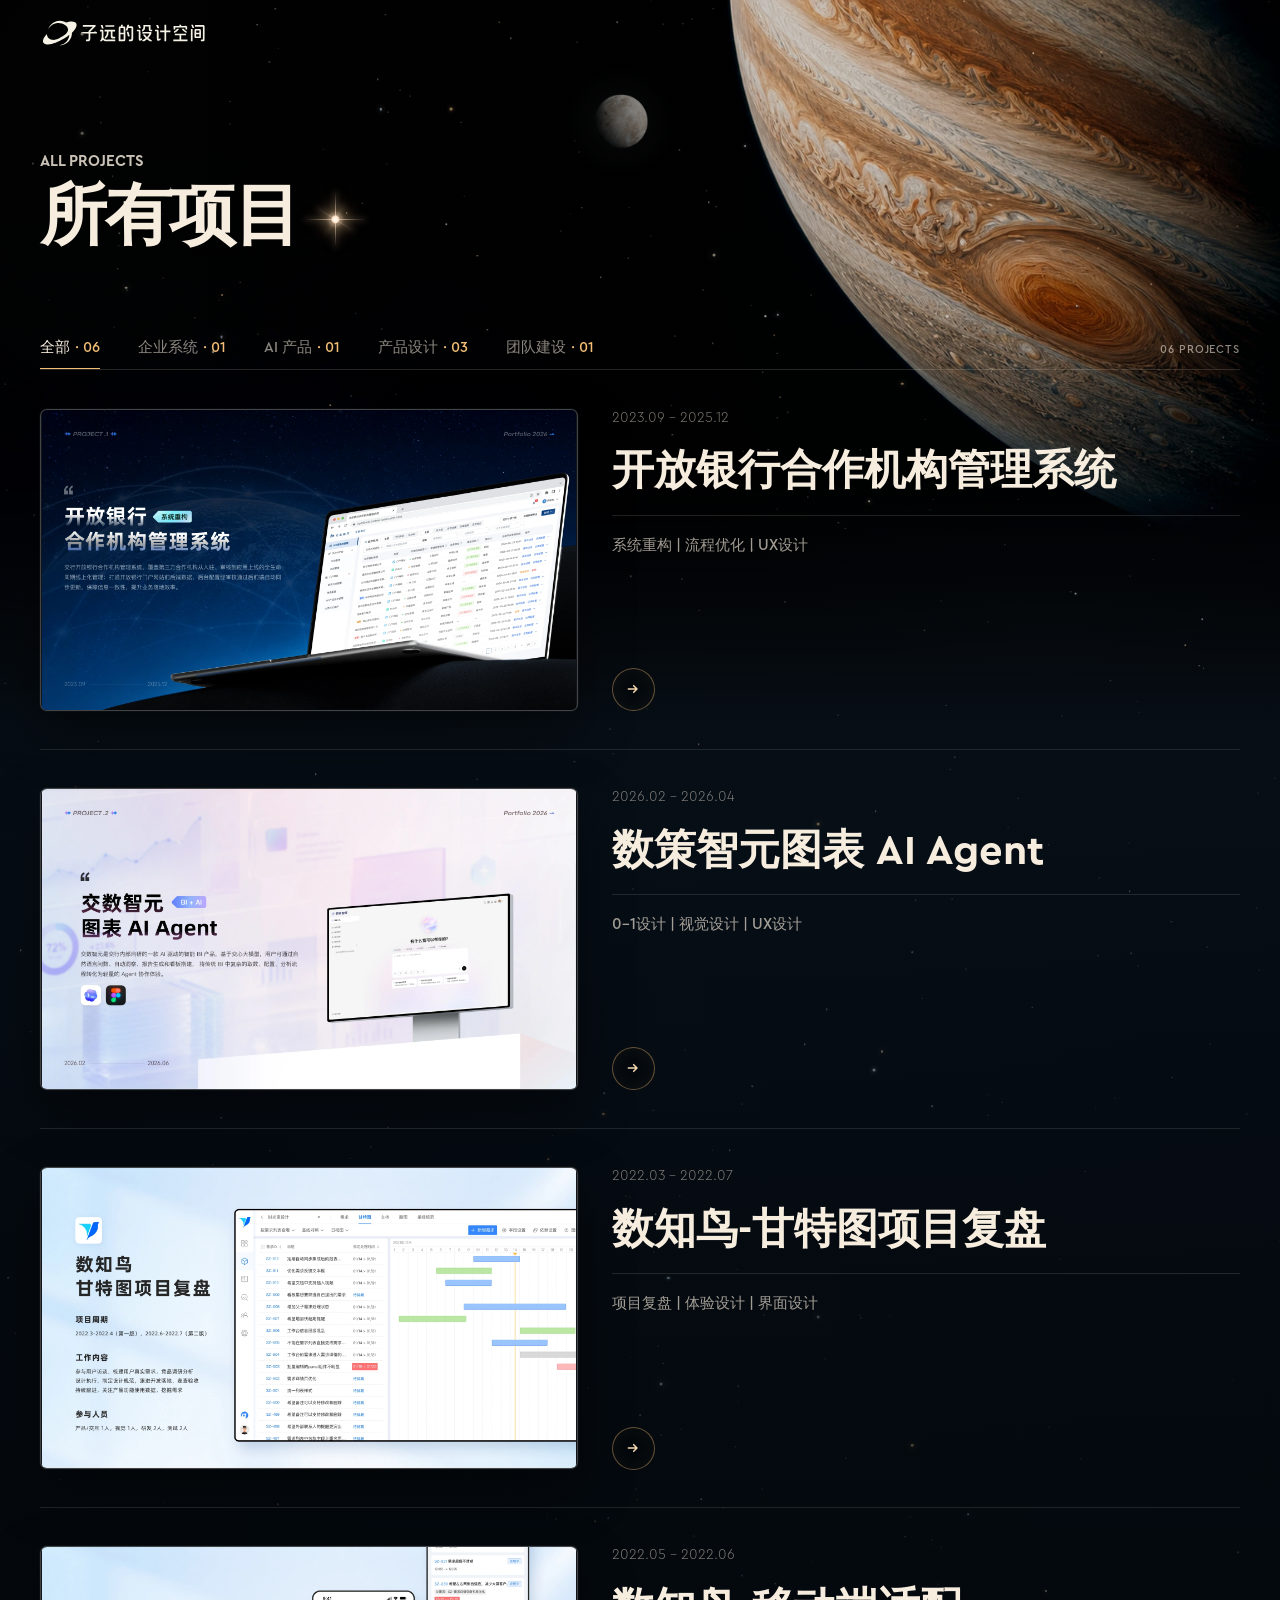
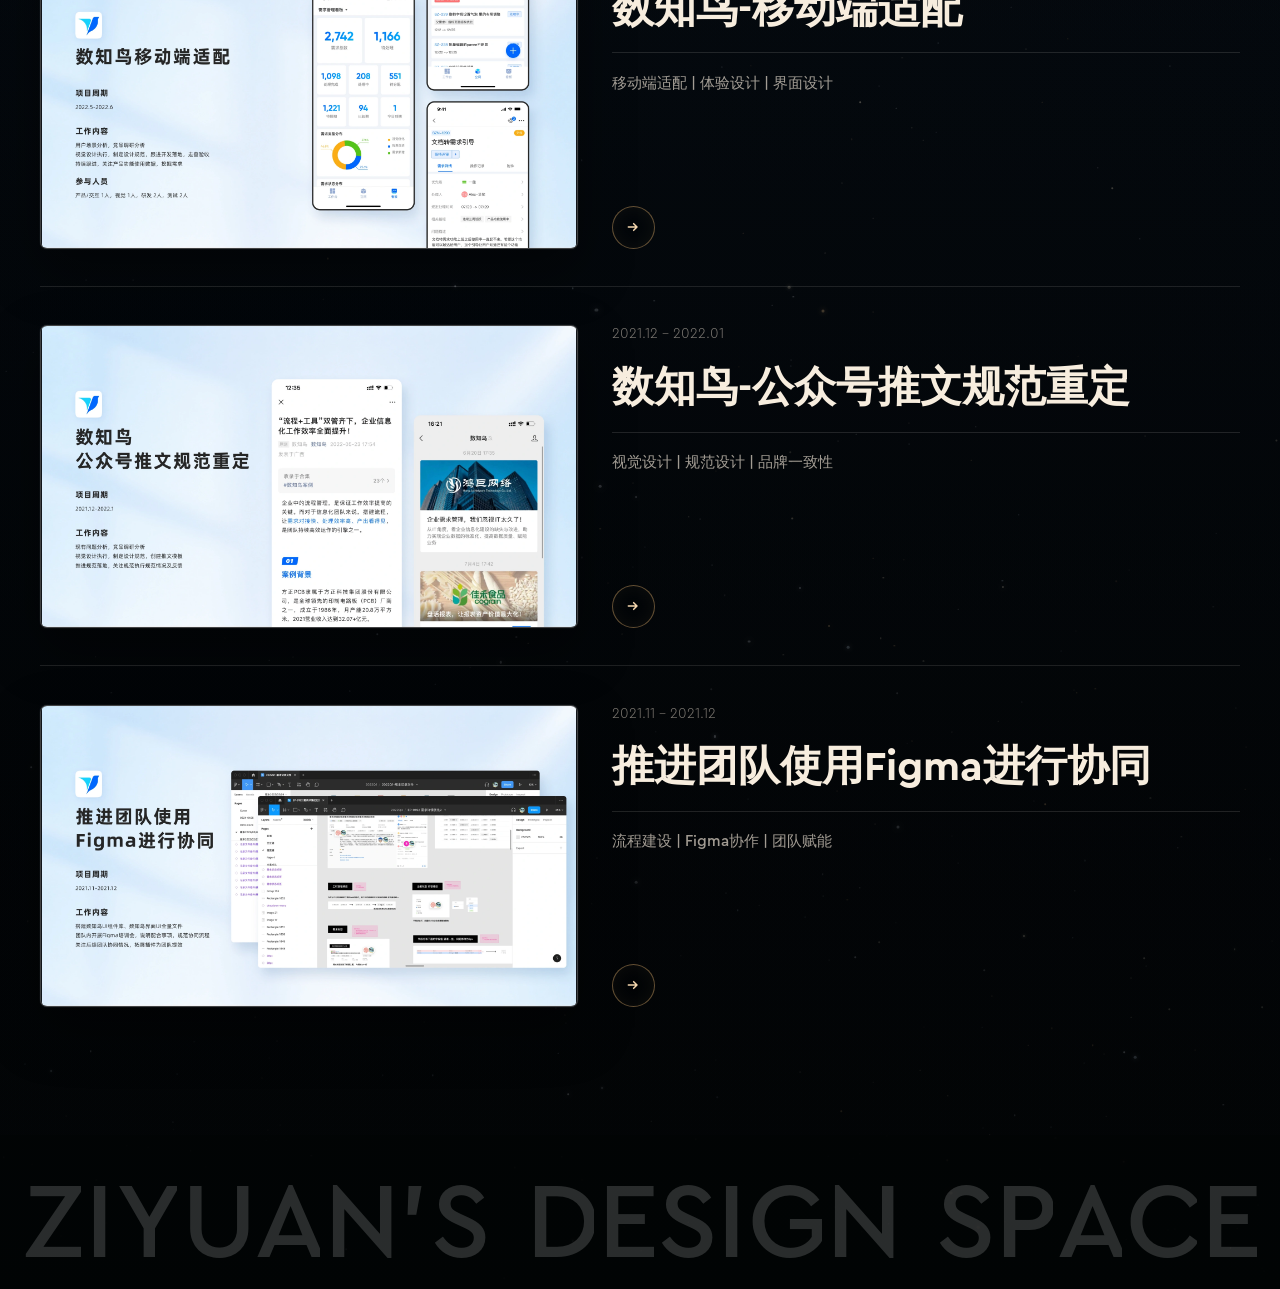
<file: projects.html>
<!doctype html>
<html lang="zh-CN">
  <head>
    <meta charset="UTF-8" />
    <meta name="viewport" content="width=device-width, initial-scale=1.0" />
    <meta name="description" content="子远的设计项目归档：企业系统、AI 产品与体验设计案例。" />
    <title>项目归档｜子远的设计空间</title>
    <link rel="icon" href="data:," />
    <link rel="stylesheet" href="./fonts.css" /><link rel="stylesheet" href="./page-transition.css?v=route-clip-reveal-20260715" />
    <link rel="stylesheet" href="./site-header.css?v=project-archive-20260713" />
    <link rel="stylesheet" href="./projects.css?v=project-archive-filter-motion-20260713" />
    <link rel="stylesheet" href="./projects-space.css?v=space-projects-production-20260714" />
  </head>
  <body class="projects-space">
    <div class="projects-space__backdrop" aria-hidden="true">
      <img class="projects-space__planet" src="./assets/jupiter-projects.webp" alt="" />
      <img class="projects-space__moon" src="./assets/jupiter-moon.webp" alt="" />
      <span class="projects-space__stars projects-space__stars--dense"></span>
      <span class="projects-space__stars projects-space__stars--bright"></span>
      <span class="projects-space__veil"></span>
    </div>
    <div data-site-header data-site-header-hide-nav="true"></div>

    <main>
      <section class="archive-hero" aria-labelledby="archive-title">
        <p class="archive-hero__kicker">ALL PROJECTS</p>
        <div class="archive-hero__title-row">
          <h1 id="archive-title">所有项目</h1>
          <span class="title-flare title-flare--gold" aria-hidden="true">
            <span class="title-flare__halo"></span>
            <span class="title-flare__ray title-flare__ray--h"></span>
            <span class="title-flare__ray title-flare__ray--v"></span>
            <span class="title-flare__ray title-flare__ray--d1"></span>
            <span class="title-flare__ray title-flare__ray--d2"></span>
            <span class="title-flare__core"></span>
            <span class="title-flare__orb"></span>
          </span>
        </div>
      </section>

      <section class="archive" aria-label="项目列表">
        <div class="archive-toolbar">
          <div class="archive-filters" role="group" aria-label="按项目类型筛选">
            <button class="is-active" type="button" data-filter="all" aria-pressed="true">全部<span class="archive-filter__count">· 06</span></button>
            <button type="button" data-filter="enterprise" aria-pressed="false">企业系统<span class="archive-filter__count">· 01</span></button>
            <button type="button" data-filter="ai" aria-pressed="false">AI 产品<span class="archive-filter__count">· 01</span></button>
            <button type="button" data-filter="product" aria-pressed="false">产品设计<span class="archive-filter__count">· 03</span></button>
            <button type="button" data-filter="collaboration" aria-pressed="false">团队建设<span class="archive-filter__count">· 01</span></button>
          </div>
          <p class="archive-count" aria-live="polite"><span data-result-count>06</span> PROJECTS</p>
        </div>

        <div class="archive-list">
          <article class="project-row" data-category="enterprise">
            <div class="project-row__image">
              <img src="./assets/open-bank/open-bank-00.webp?v=open-bank-images-20260714" alt="开放银行合作机构管理系统项目封面" />
            </div>
            <div class="project-row__content">
              <p class="project-row__meta">2023.09 - 2025.12</p>
              <h2>开放银行合作机构管理系统</h2>
              <p class="project-row__tags">系统重构 | 流程优化 | UX设计</p>
              <a class="link-button" href="./open-bank.html" aria-label="查看开放银行合作机构管理系统项目详情">
                <span>View</span>
                <i class="link-button__icon" aria-hidden="true"><svg viewBox="0 0 24 24" focusable="false"><path d="M5 12H18M13 7L18 12L13 17" /></svg></i>
              </a>
            </div>
          </article>

          <article class="project-row" data-category="ai">
            <div class="project-row__image">
              <img src="./assets/bi-agent/bi-agent-00.webp?v=bi-agent-p0-20260829b" alt="数策智元图表 AI Agent 项目封面" />
            </div>
            <div class="project-row__content">
              <p class="project-row__meta">2026.02 - 2026.04</p>
              <h2>数策智元图表 AI Agent</h2>
              <p class="project-row__tags">0-1设计 | 视觉设计 | UX设计</p>
              <a class="link-button" href="./bi-agent.html" aria-label="查看数策智元图表 AI Agent 项目详情">
                <span>View</span>
                <i class="link-button__icon" aria-hidden="true"><svg viewBox="0 0 24 24" focusable="false"><path d="M5 12H18M13 7L18 12L13 17" /></svg></i>
              </a>
            </div>
          </article>

          <article class="project-row" data-category="product">
            <div class="project-row__image">
              <img src="./assets/gantt-review/gantt-review-00.webp" alt="数知鸟甘特图项目复盘封面" />
            </div>
            <div class="project-row__content">
              <p class="project-row__meta">2022.03 - 2022.07</p>
              <h2>数知鸟-甘特图项目复盘</h2>
              <p class="project-row__tags">项目复盘 | 体验设计 | 界面设计</p>
              <a class="link-button" href="./gantt-review.html" aria-label="查看数知鸟甘特图项目复盘详情">
                <span>View</span>
                <i class="link-button__icon" aria-hidden="true"><svg viewBox="0 0 24 24" focusable="false"><path d="M5 12H18M13 7L18 12L13 17" /></svg></i>
              </a>
            </div>
          </article>

          <article class="project-row" data-category="product">
            <div class="project-row__image">
              <img src="./assets/mobile-adaptation/mobile-adaptation-00.webp" alt="数知鸟移动端适配项目封面" />
            </div>
            <div class="project-row__content">
              <p class="project-row__meta">2022.05 - 2022.06</p>
              <h2>数知鸟-移动端适配</h2>
              <p class="project-row__tags">移动端适配 | 体验设计 | 界面设计</p>
              <a class="link-button" href="./mobile-adaptation.html" aria-label="查看数知鸟移动端适配项目详情">
                <span>View</span>
                <i class="link-button__icon" aria-hidden="true"><svg viewBox="0 0 24 24" focusable="false"><path d="M5 12H18M13 7L18 12L13 17" /></svg></i>
              </a>
            </div>
          </article>

          <article class="project-row" data-category="product">
            <div class="project-row__image">
              <img src="./assets/wechat-guidelines/wechat-guidelines-00.webp" alt="数知鸟公众号推文规范重定项目封面" />
            </div>
            <div class="project-row__content">
              <p class="project-row__meta">2021.12 - 2022.01</p>
              <h2>数知鸟-公众号推文规范重定</h2>
              <p class="project-row__tags">视觉设计 | 规范设计 | 品牌一致性</p>
              <a class="link-button" href="./wechat-guidelines.html" aria-label="查看数知鸟公众号推文规范重定项目详情">
                <span>View</span>
                <i class="link-button__icon" aria-hidden="true"><svg viewBox="0 0 24 24" focusable="false"><path d="M5 12H18M13 7L18 12L13 17" /></svg></i>
              </a>
            </div>
          </article>

          <article class="project-row" data-category="collaboration">
            <div class="project-row__image">
              <img src="./assets/team-collaboration/team-collaboration-00.webp" alt="推进团队使用Figma进行协同项目封面" />
            </div>
            <div class="project-row__content">
              <p class="project-row__meta">2021.11 - 2021.12</p>
              <h2>推进团队使用Figma进行协同</h2>
              <p class="project-row__tags">流程建设 | Figma协作 | 团队赋能</p>
              <a class="link-button" href="./team-collaboration.html" aria-label="查看推进团队使用Figma进行协同项目详情">
                <span>View</span>
                <i class="link-button__icon" aria-hidden="true"><svg viewBox="0 0 24 24" focusable="false"><path d="M5 12H18M13 7L18 12L13 17" /></svg></i>
              </a>
            </div>
          </article>
        </div>
      </section>
    </main>

    <footer class="archive-footer" aria-label="ZIYUAN'S DESIGN SPACE">
      <p class="archive-footer__type" data-archive-title="ZIYUAN’S DESIGN SPACE">ZIYUAN’S DESIGN SPACE</p>
    </footer>

    <script src="./site-header.js?v=project-list-nav-hidden-20260713"></script>
    <script src="./projects.js?v=footer-last-project-trigger-20260713"></script>
    <script src="./projects-space.js?v=space-projects-production-20260714"></script>
  </body>
</html>
</file>
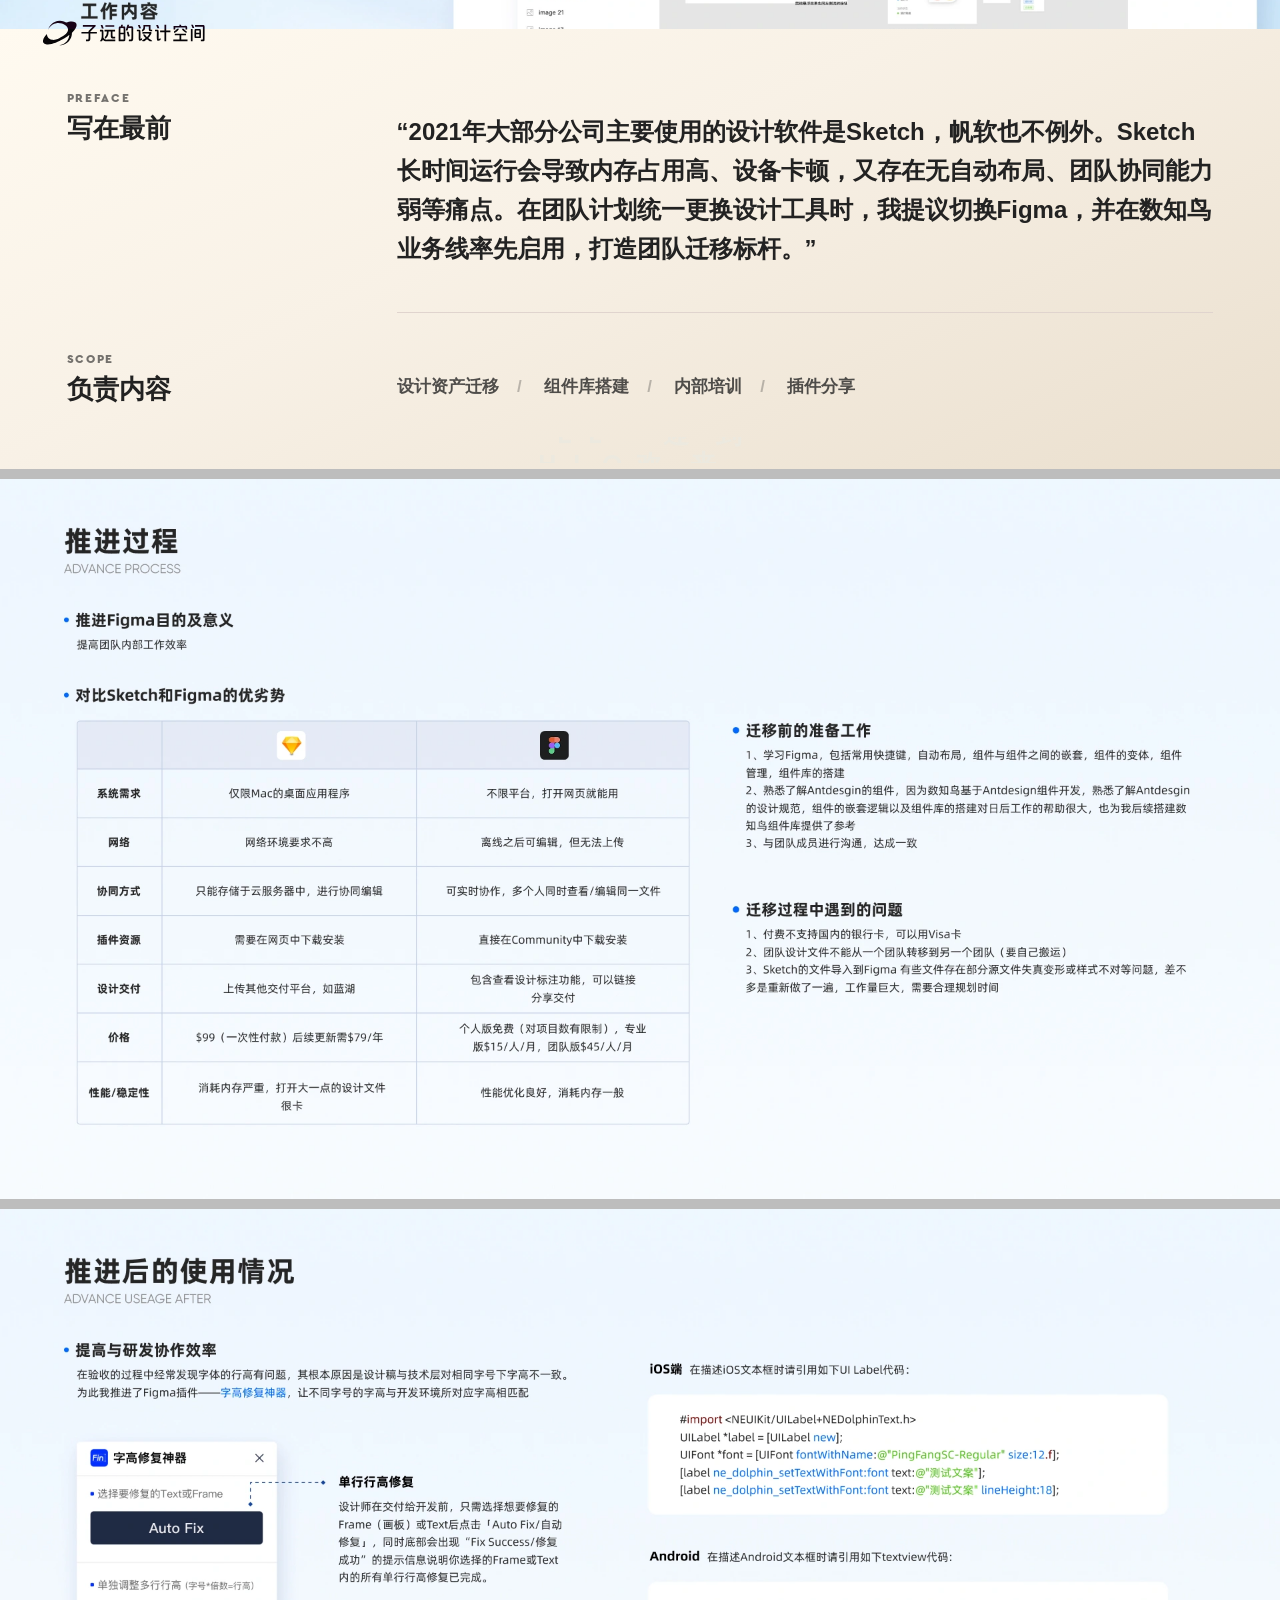
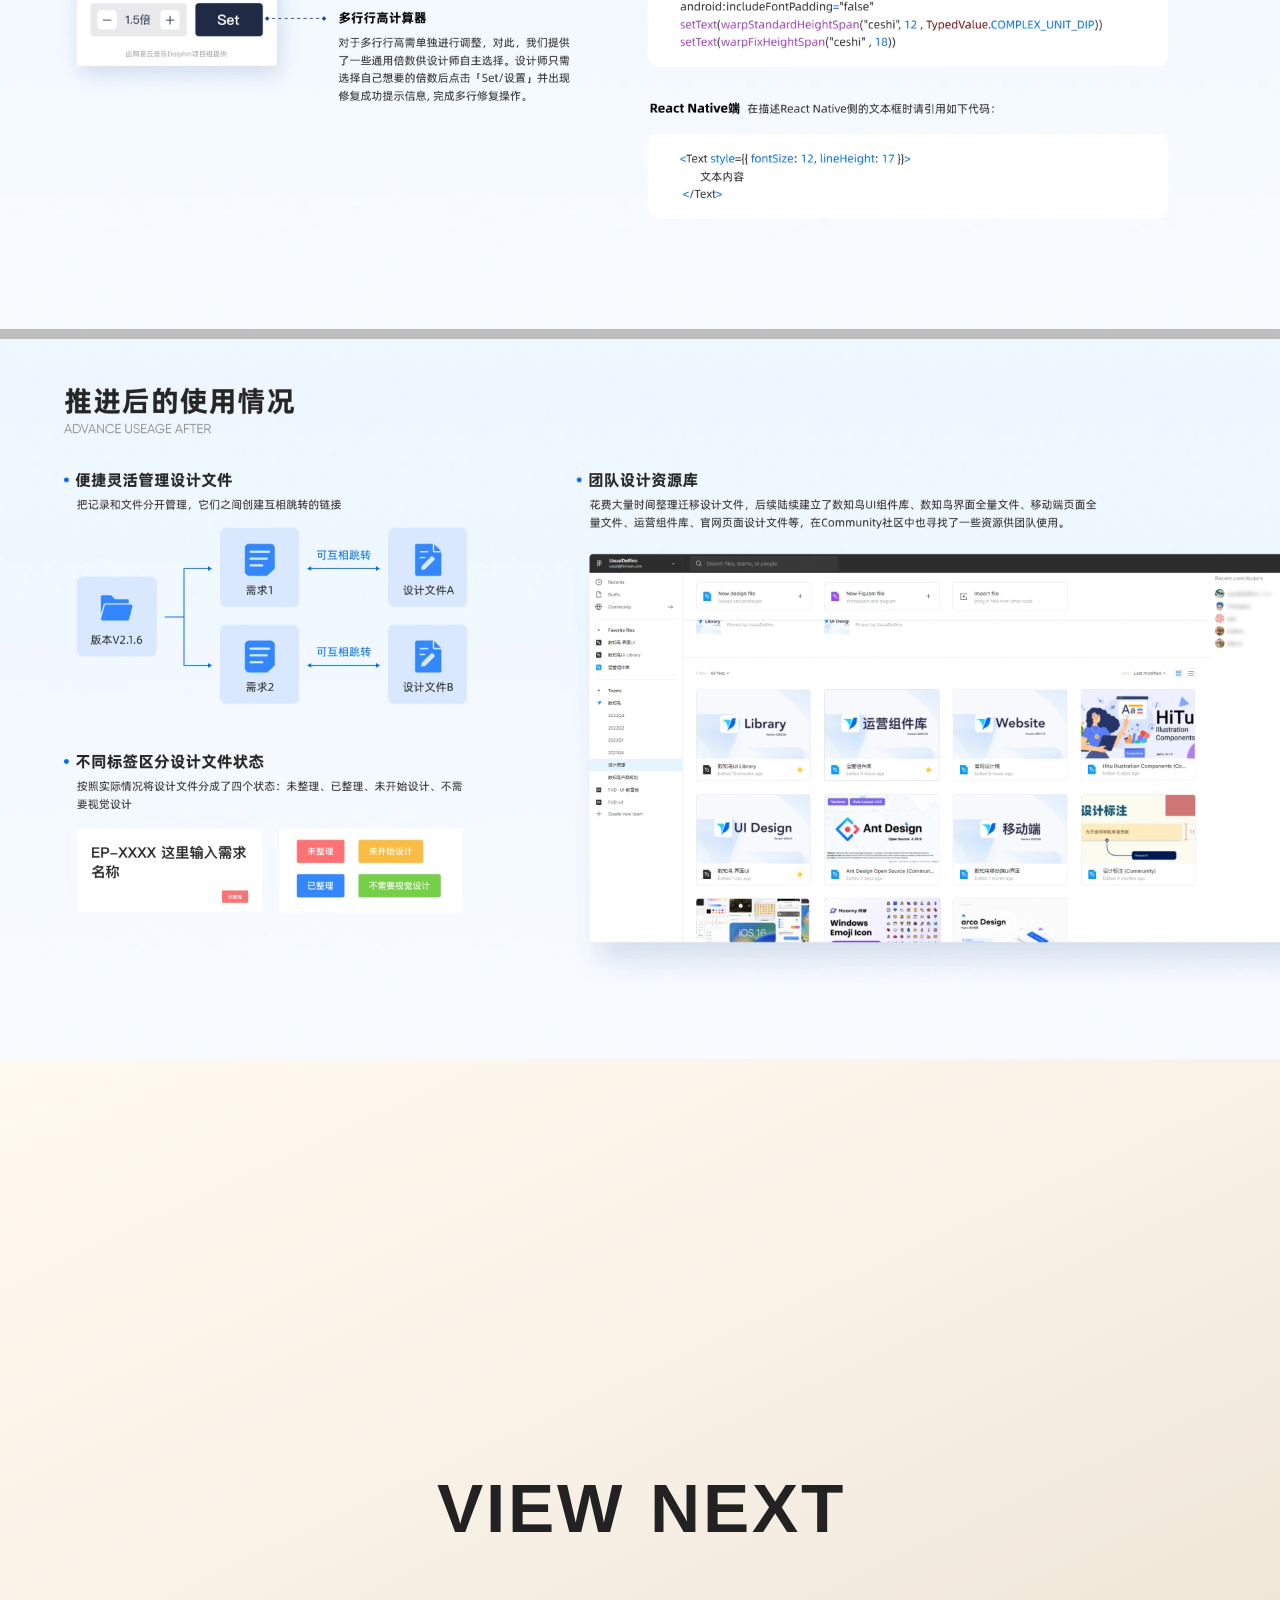
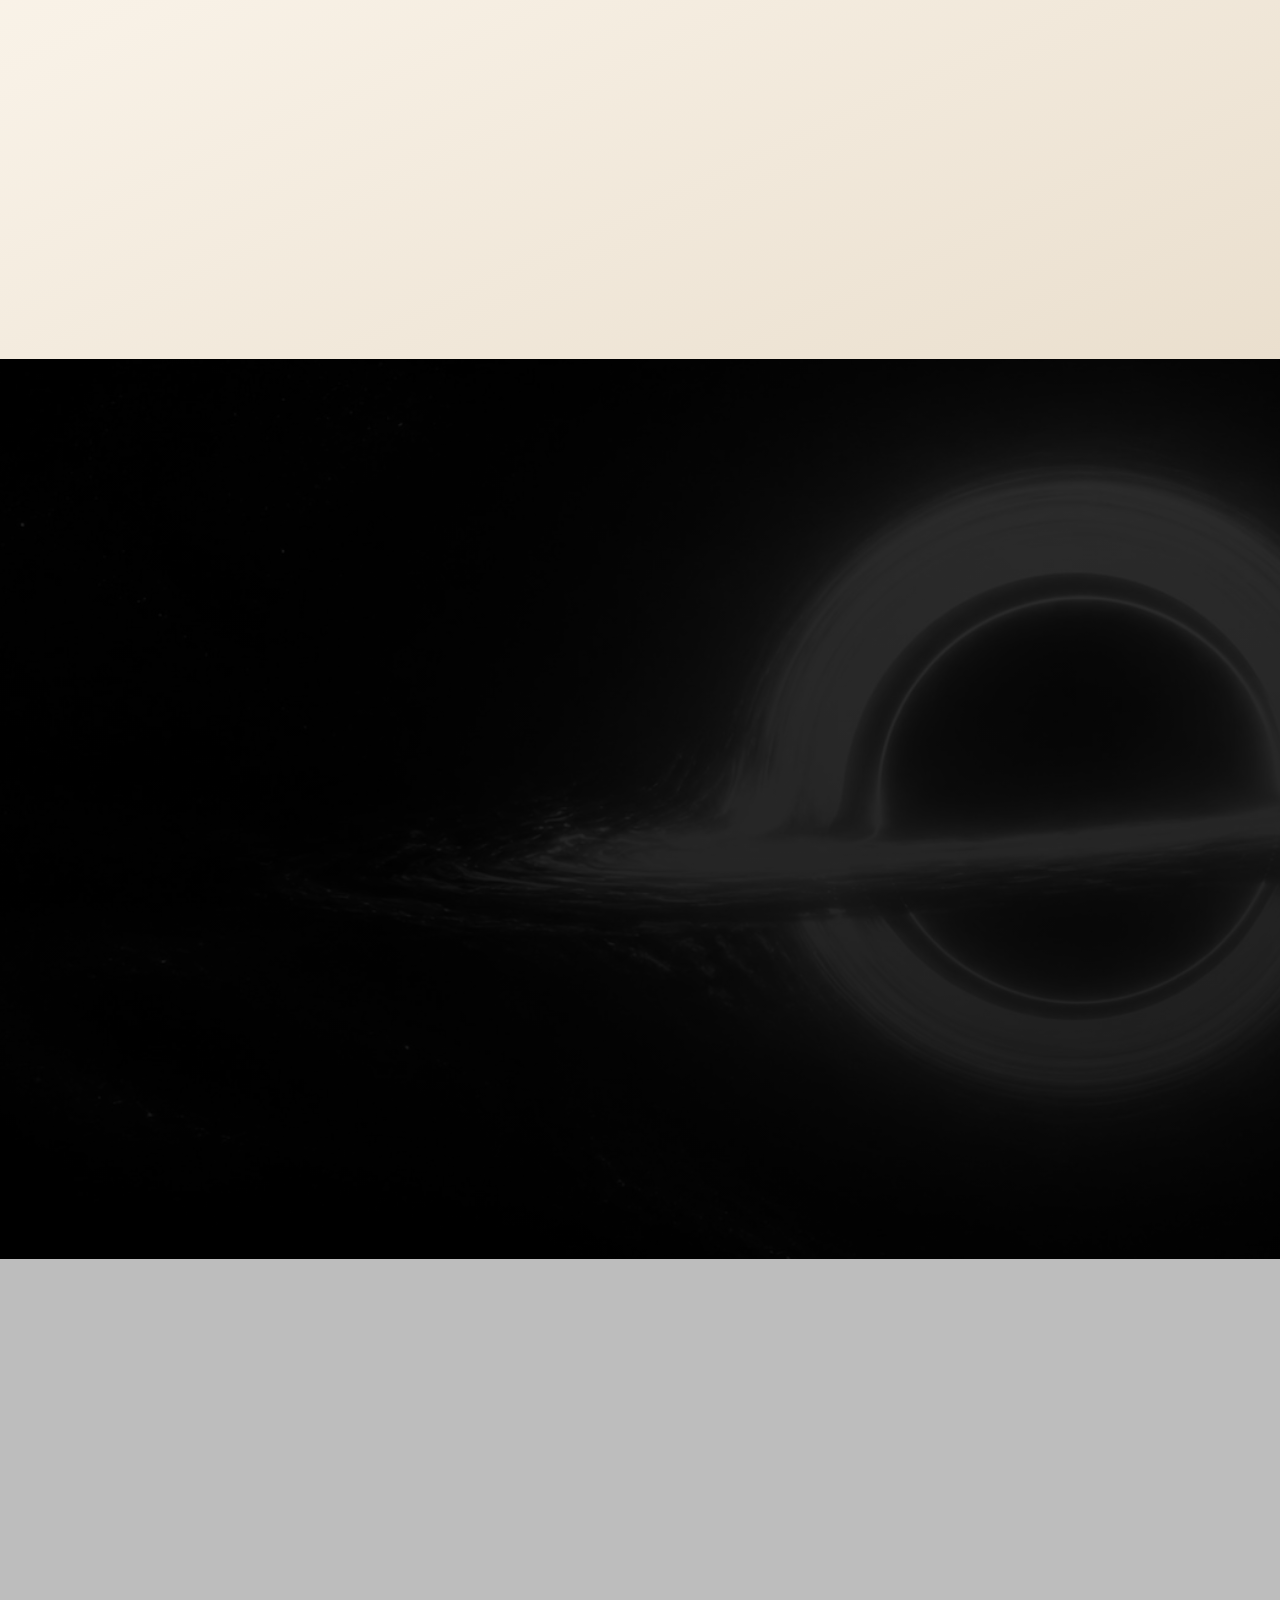
<file: team-collaboration.html>
<!doctype html>
<html lang="zh-CN"><head><meta charset="UTF-8" /><meta name="viewport" content="width=device-width, initial-scale=1, minimum-scale=1, maximum-scale=5" /><meta name="description" content="推进团队使用Figma进行协同项目详情页" /><title>推进团队使用Figma进行协同 / 子远的设计空间</title><link rel="icon" href="data:," /><style>html,body{background:#08101d}</style><link rel="preload" as="image" href="./assets/team-collaboration/team-collaboration-00.webp" type="image/webp" fetchpriority="high" /><link rel="stylesheet" href="./fonts.css" /><link rel="stylesheet" href="./page-transition.css?v=route-clip-reveal-20260715" /><link rel="stylesheet" href="./project-detail.css?v=hero-priority-20260715" /><link rel="stylesheet" href="./contact-footer.css?v=flare-scale-20260708" /><link rel="stylesheet" href="./site-header.css?v=detail-nav-hidden-20260714" /></head>
  <body data-project="team-collaboration"><div class="loader" aria-live="polite" aria-label="HELLO 欢迎来到"><p class="loader__text" data-loader-text="HELLO 欢迎来到" aria-hidden="true"></p></div><div data-site-header data-site-header-active="project"></div>
    <nav class="c-anchor-nav" aria-label="项目目录" data-anchor-nav><div class="c-anchor-nav__rail" aria-hidden="true"><span>目录</span></div><div class="c-anchor-nav__panel"><ul class="c-anchor-nav__list"><li><a href="#team-01" data-anchor-link="team-01"><span class="c-anchor-nav__text">协同背景</span></a></li><li><a href="#team-02" data-anchor-link="team-02"><span class="c-anchor-nav__text">推进过程</span></a></li><li><a href="#team-03" data-anchor-link="team-03"><span class="c-anchor-nav__text">协同成果</span></a></li></ul></div></nav>
    <div class="smooth-root" data-smooth-root><main class="main"><div class="p-single"><section class="p-single-mv" aria-label="推进团队使用Figma进行协同项目封面"><div class="p-single-mv__box"></div><div class="p-single-mv__background"><img src="./assets/team-collaboration/team-collaboration-00.webp" width="1920" height="1080" fetchpriority="high" loading="eager" decoding="async" data-image-slot="hero" alt="推进团队使用Figma进行协同项目封面" /></div></section>
      <section class="p-single-brief" aria-labelledby="project-preface-title"><div class="p-single-brief__row p-single-detail"><h2 class="p-single-title" id="project-preface-title"><span>Preface</span>写在最前</h2><p class="p-single-text">“2021年大部分公司主要使用的设计软件是Sketch，帆软也不例外。Sketch长时间运行会导致内存占用高、设备卡顿，又存在无自动布局、团队协同能力弱等痛点。在团队计划统一更换设计工具时，我提议切换Figma，并在数知鸟业务线率先启用，打造团队迁移标杆。”</p></div><div class="p-single-brief__row p-single-scope" aria-labelledby="project-scope-title"><h2 class="p-single-title" id="project-scope-title"><span>Scope</span>负责内容</h2><ul class="p-single-scope-list" aria-label="负责内容"><li>设计资产迁移</li><li>组件库搭建</li><li>内部培训</li><li>插件分享</li></ul></div></section>
      <section class="p-single-images" aria-label="推进团队使用Figma进行协同项目图片"><div class="p-single-images__item" id="team-01" data-anchor-section="team-01"><img src="./assets/team-collaboration/team-collaboration-01.webp" width="1920" height="1080" loading="lazy" decoding="async" fetchpriority="low" data-image-slot="more01" alt="推进团队使用Figma进行协同项目 01" /></div><div class="p-single-images__item" id="team-02" data-anchor-section="team-02"><img src="./assets/team-collaboration/team-collaboration-02.webp" width="1920" height="1080" loading="lazy" decoding="async" fetchpriority="low" data-image-slot="more02" alt="推进团队使用Figma进行协同项目 02" /></div><div class="p-single-images__item" id="team-03" data-anchor-section="team-03"><img src="./assets/team-collaboration/team-collaboration-03.webp" width="1920" height="1080" loading="lazy" decoding="async" fetchpriority="low" data-image-slot="more03" alt="推进团队使用Figma进行协同项目 03" /></div></section>
      <section class="p-single-next"><a href="./open-bank.html" aria-label="View Next: 开放银行合作机构管理系统"><span class="p-single-next__type" data-next-title="VIEW NEXT">VIEW NEXT</span></a></section></div><div data-contact-footer></div></main></div>
    <script src="./site-header.js?v=visual-anchor-20260702"></script><script src="./contact-footer.js?v=text-offset-20260701a"></script><script src="./project-detail.js?v=anchor-exact-20260713"></script></body></html>
</file>
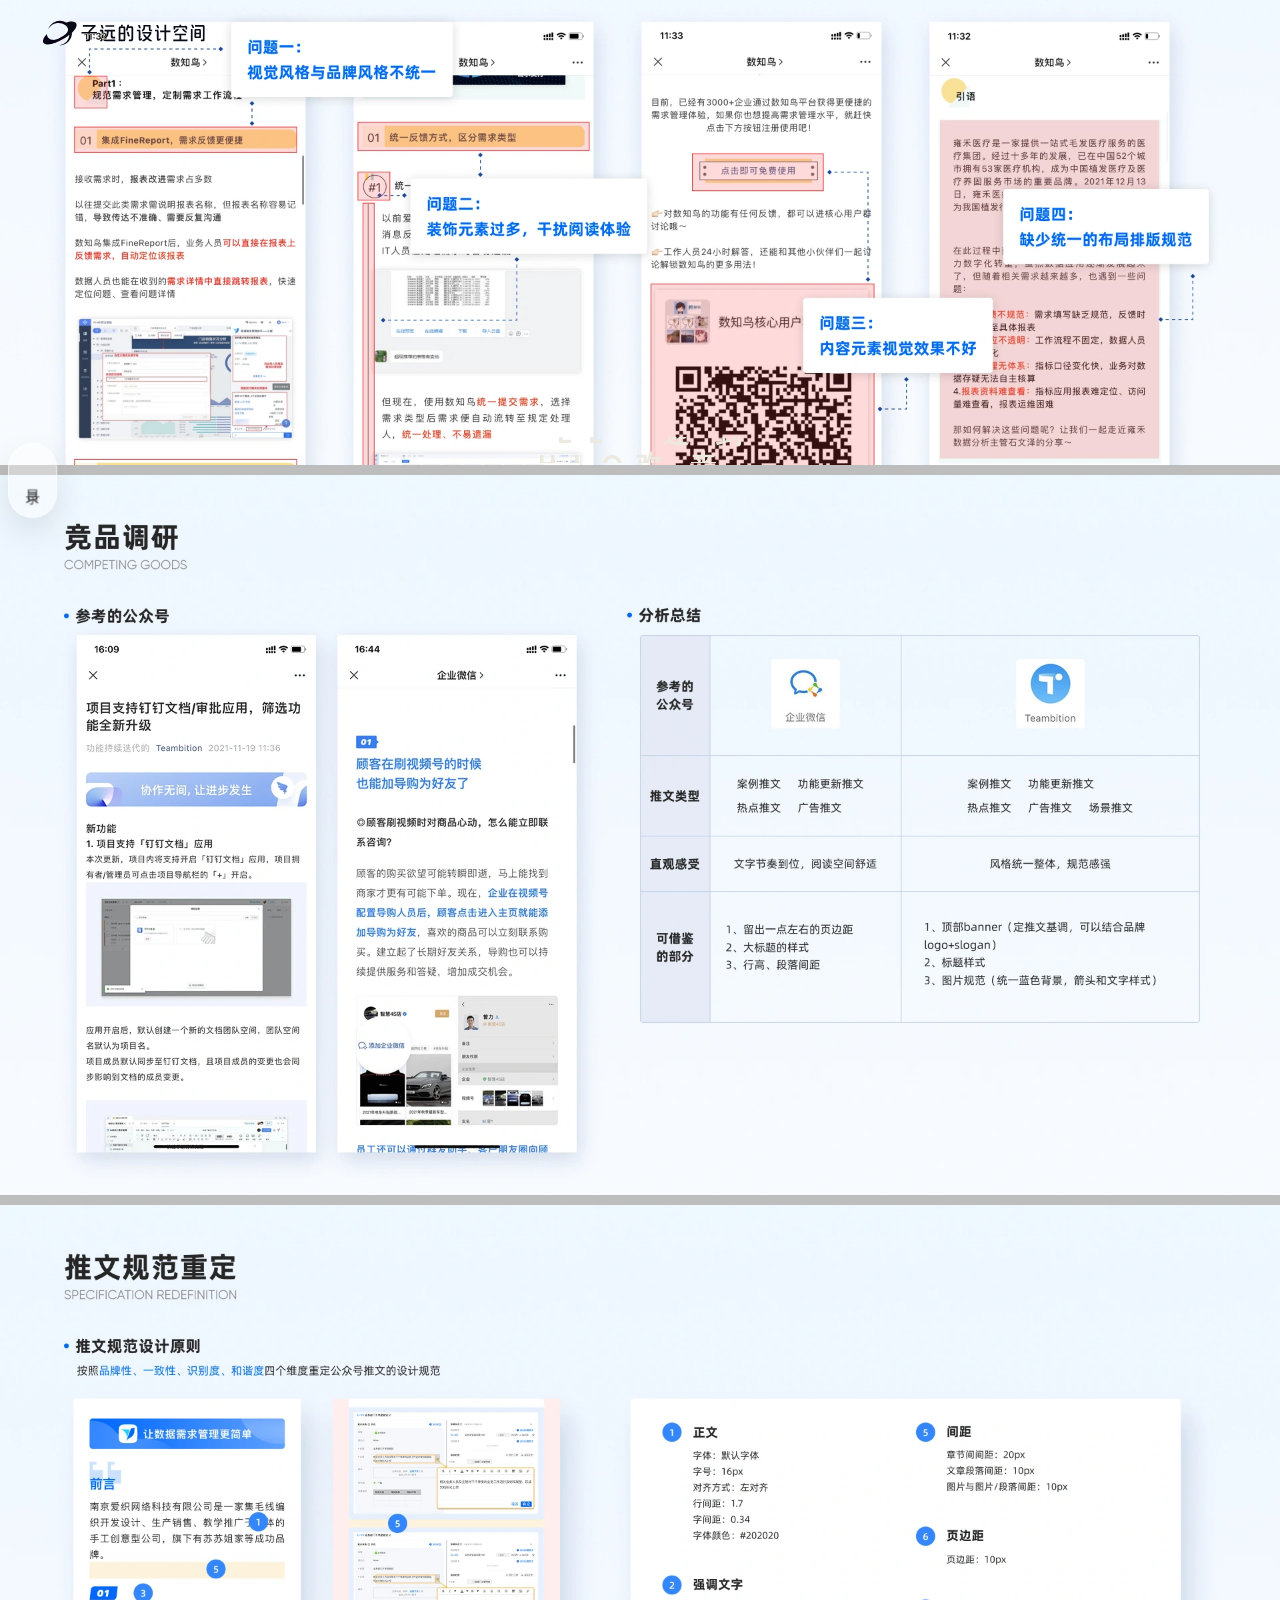
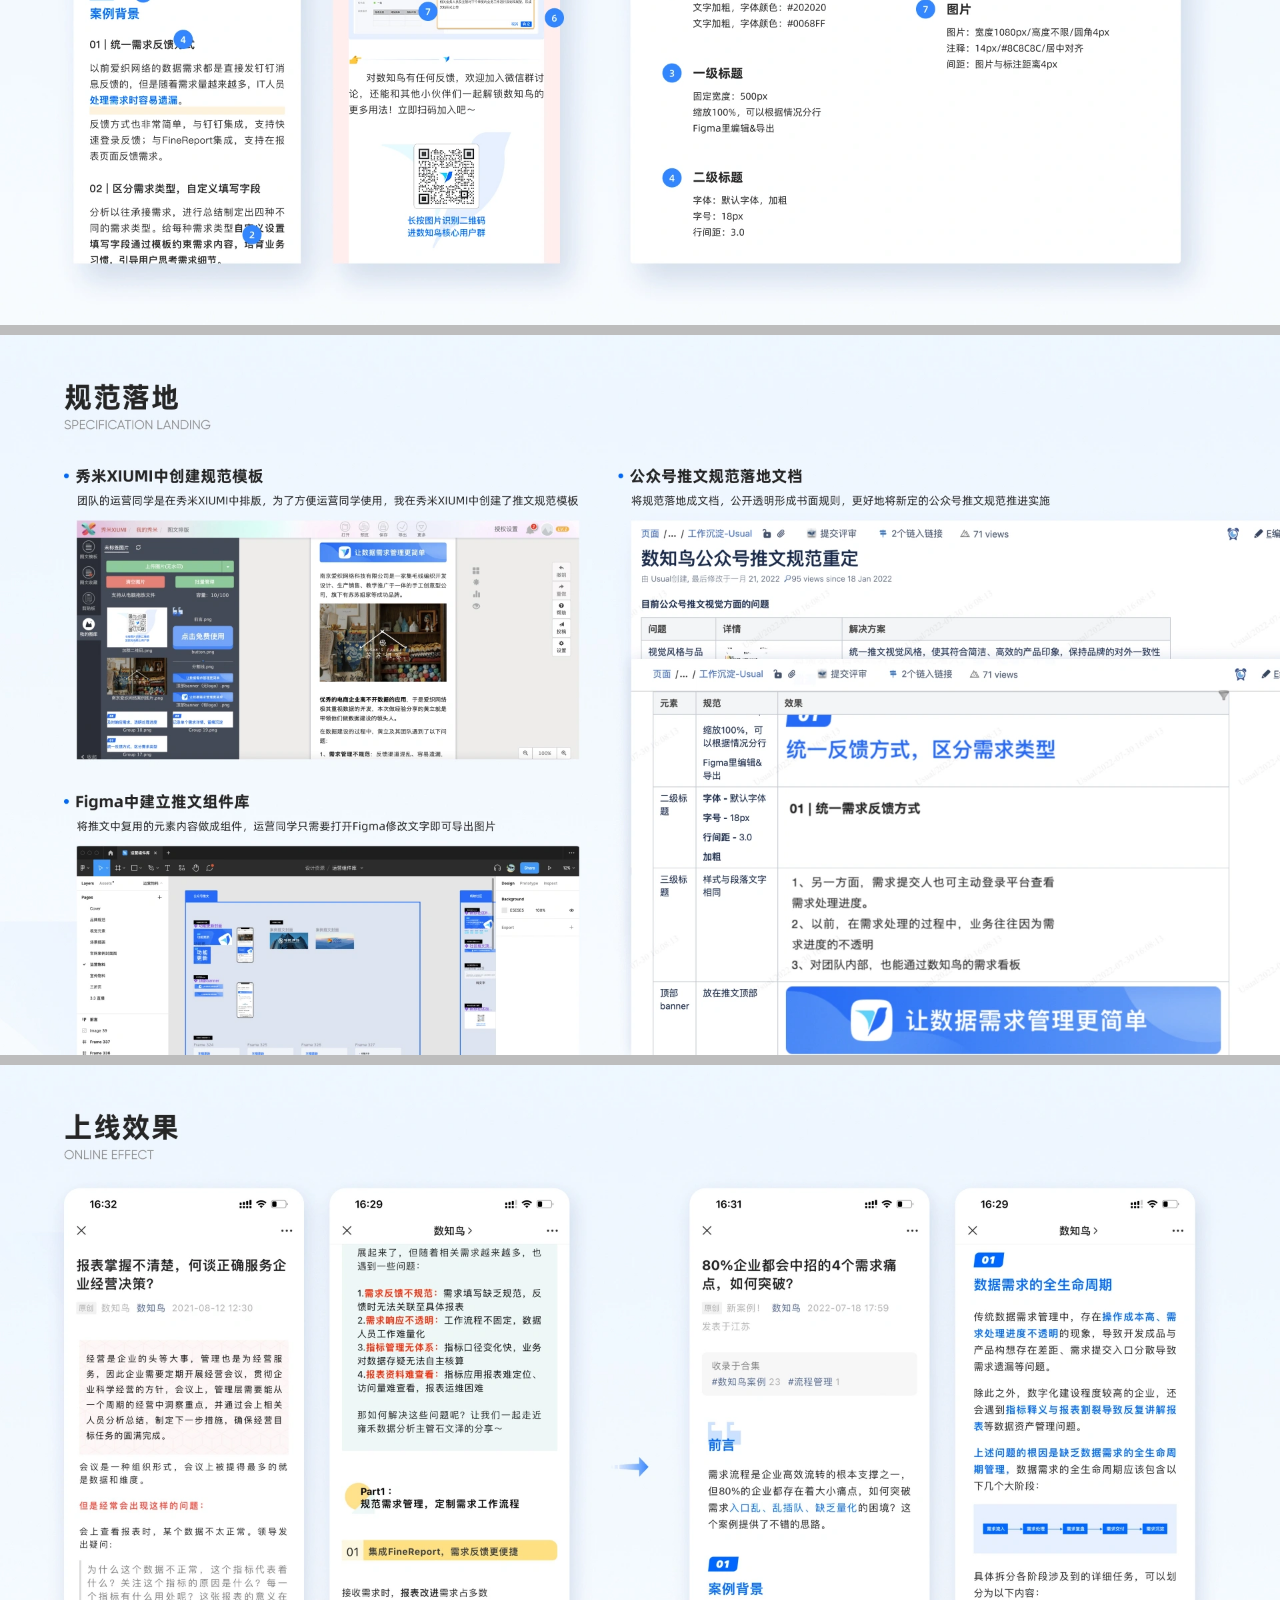
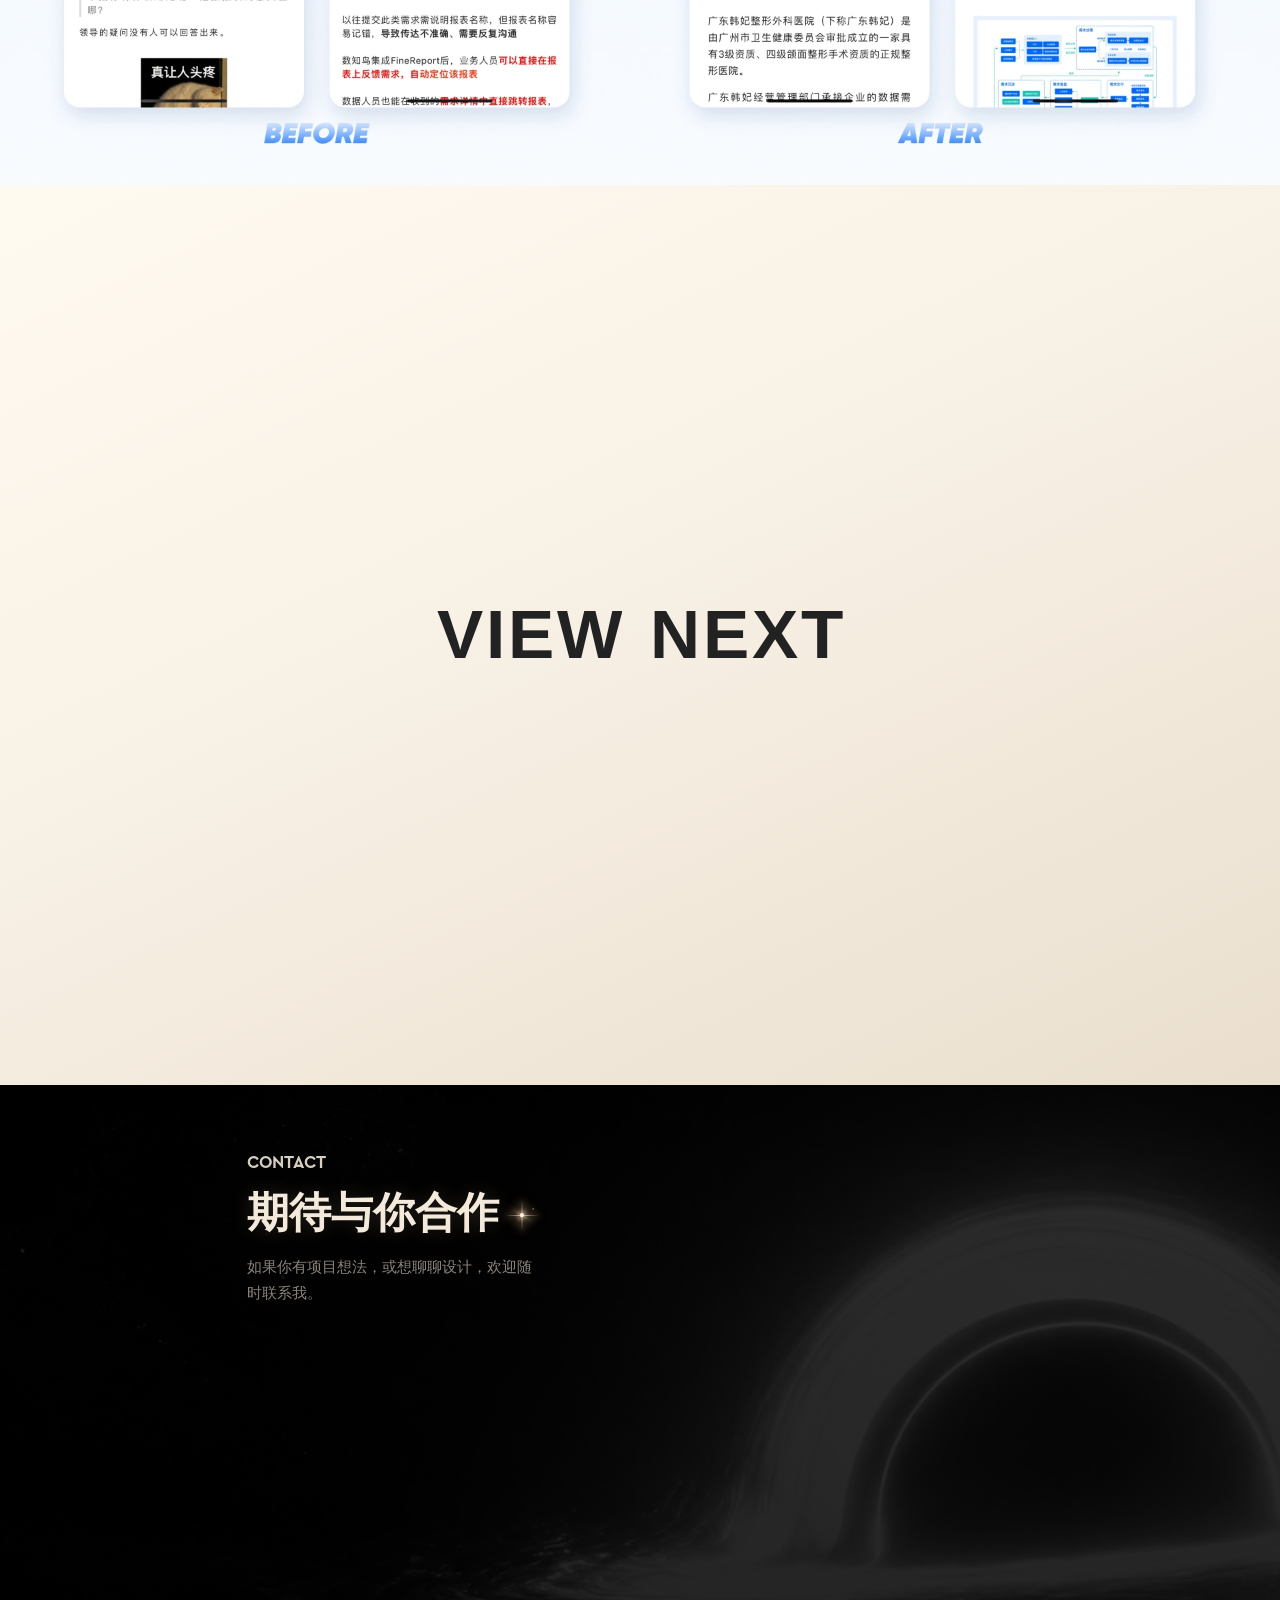
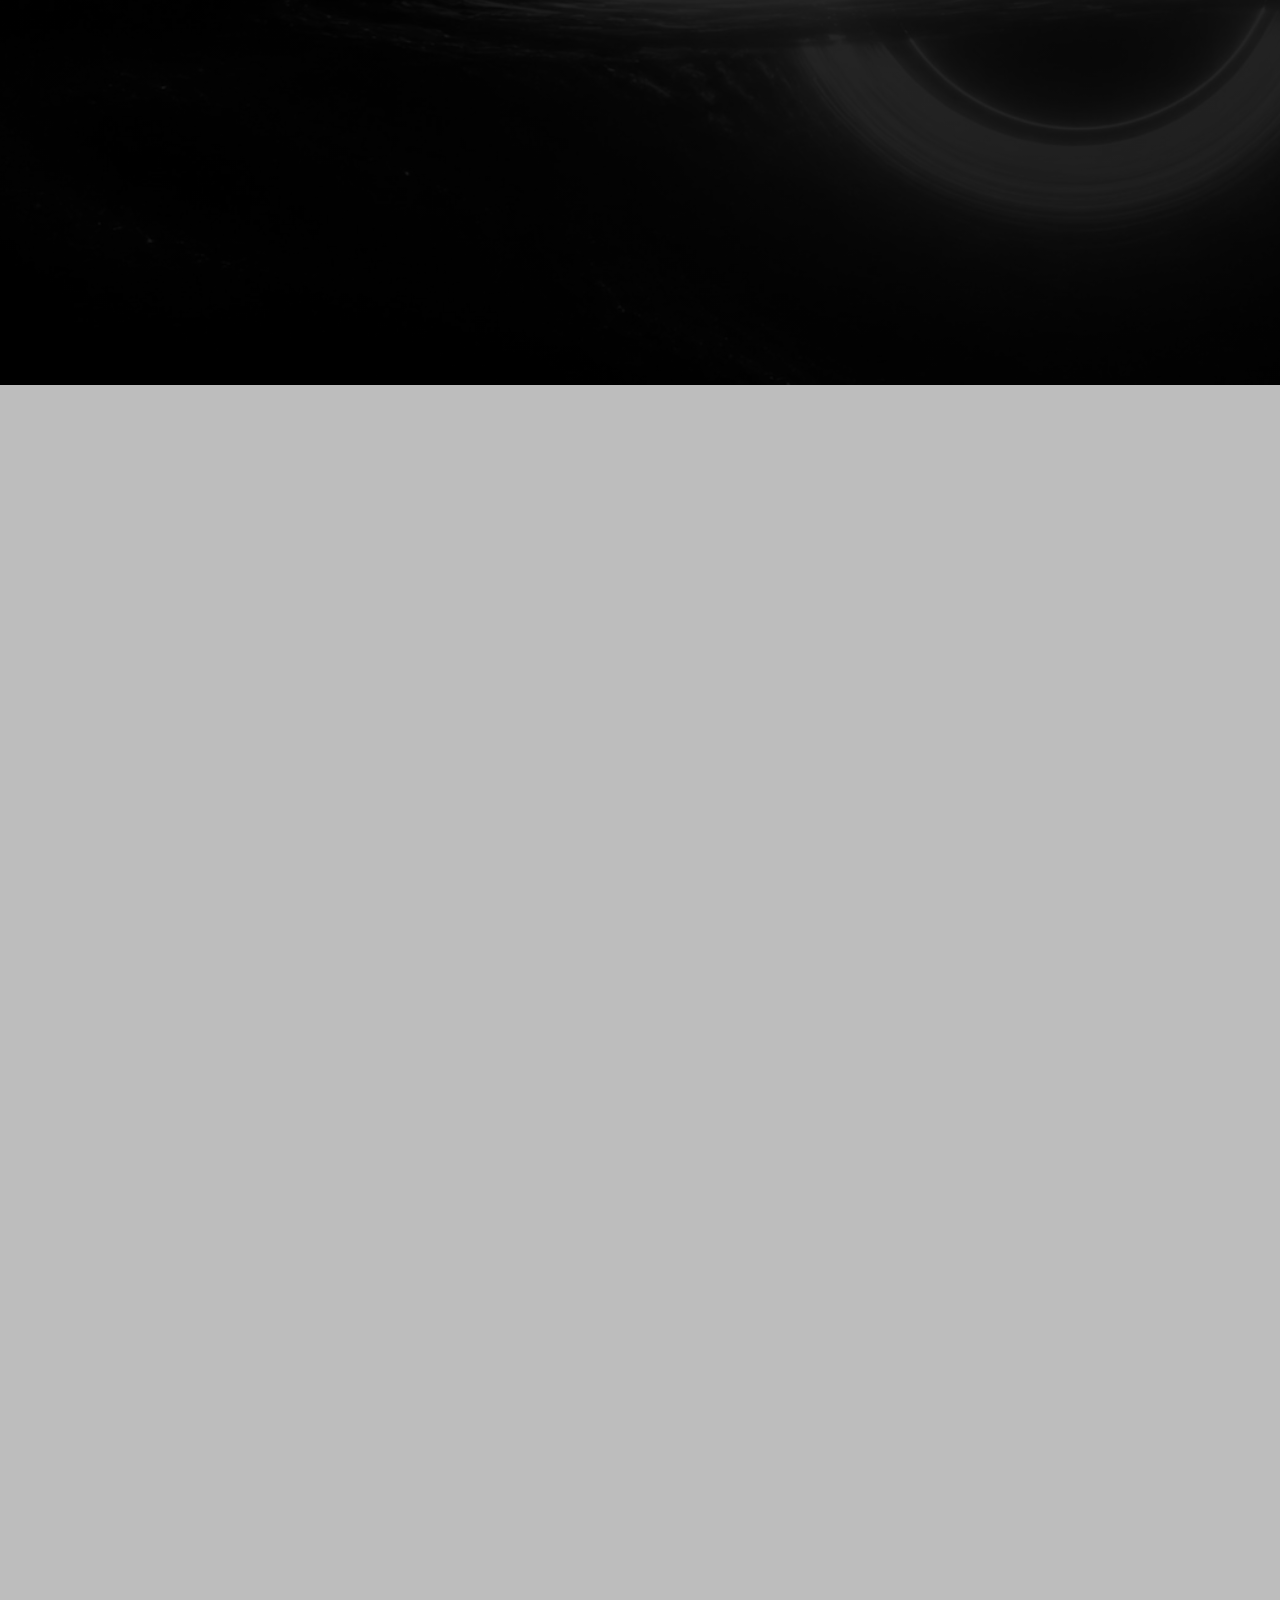
<file: wechat-guidelines.html>
<!doctype html>
<html lang="zh-CN"><head><meta charset="UTF-8" /><meta name="viewport" content="width=device-width, initial-scale=1, minimum-scale=1, maximum-scale=5" /><meta name="description" content="数知鸟公众号推文规范重定详情页" /><title>数知鸟-公众号推文规范重定 / 子远的设计空间</title><link rel="icon" href="data:," /><style>html,body{background:#08101d}</style><link rel="preload" as="image" href="./assets/wechat-guidelines/wechat-guidelines-00.webp" type="image/webp" fetchpriority="high" /><link rel="stylesheet" href="./fonts.css" /><link rel="stylesheet" href="./page-transition.css?v=route-clip-reveal-20260715" /><link rel="stylesheet" href="./project-detail.css?v=hero-priority-20260715" /><link rel="stylesheet" href="./contact-footer.css?v=flare-scale-20260708" /><link rel="stylesheet" href="./site-header.css?v=detail-nav-hidden-20260714" /></head>
  <body data-project="wechat-guidelines"><div class="loader" aria-live="polite" aria-label="HELLO 欢迎来到"><p class="loader__text" data-loader-text="HELLO 欢迎来到" aria-hidden="true"></p></div><div data-site-header data-site-header-active="project"></div>
    <nav class="c-anchor-nav" aria-label="项目目录" data-anchor-nav><div class="c-anchor-nav__rail" aria-hidden="true"><span>目录</span></div><div class="c-anchor-nav__panel"><ul class="c-anchor-nav__list"><li><a href="#wechat-01" data-anchor-link="wechat-01"><span class="c-anchor-nav__text">项目背景</span></a></li><li><a href="#wechat-02" data-anchor-link="wechat-02"><span class="c-anchor-nav__text">问题梳理</span></a></li><li><a href="#wechat-03" data-anchor-link="wechat-03"><span class="c-anchor-nav__text">规范重定</span></a></li><li><a href="#wechat-04" data-anchor-link="wechat-04"><span class="c-anchor-nav__text">视觉规范</span></a></li><li><a href="#wechat-05" data-anchor-link="wechat-05"><span class="c-anchor-nav__text">方案落地</span></a></li></ul></div></nav>
    <div class="smooth-root" data-smooth-root><main class="main"><div class="p-single"><section class="p-single-mv" aria-label="数知鸟公众号推文规范重定封面"><div class="p-single-mv__box"></div><div class="p-single-mv__background"><img src="./assets/wechat-guidelines/wechat-guidelines-00.webp" width="1920" height="1080" fetchpriority="high" loading="eager" decoding="async" data-image-slot="hero" alt="数知鸟公众号推文规范重定封面" /></div></section>
      <section class="p-single-brief" aria-labelledby="project-preface-title"><div class="p-single-brief__row p-single-detail"><h2 class="p-single-title" id="project-preface-title"><span>Preface</span>写在最前</h2><p class="p-single-text">“业务负责人提出优化公众号推文视觉的需求，现有页面元素繁杂、风格不统一。我结合运营人员内容更新的使用场景，梳理输出一套标准化视觉规范，支撑后续推文快速产出复用。”</p></div><div class="p-single-brief__row p-single-scope" aria-labelledby="project-scope-title"><h2 class="p-single-title" id="project-scope-title"><span>Scope</span>负责内容</h2><ul class="p-single-scope-list" aria-label="负责内容"><li>现有问题分析</li><li>竞品调研</li><li>视觉设计</li><li>规范落地</li></ul></div></section>
      <section class="p-single-images" aria-label="数知鸟公众号推文规范重定图片"><div class="p-single-images__item" id="wechat-01" data-anchor-section="wechat-01"><img src="./assets/wechat-guidelines/wechat-guidelines-01.webp" width="1920" height="1080" loading="lazy" decoding="async" fetchpriority="low" data-image-slot="more01" alt="数知鸟公众号推文规范重定 01" /></div><div class="p-single-images__item" id="wechat-02" data-anchor-section="wechat-02"><img src="./assets/wechat-guidelines/wechat-guidelines-02.webp" width="1920" height="1080" loading="lazy" decoding="async" fetchpriority="low" data-image-slot="more02" alt="数知鸟公众号推文规范重定 02" /></div><div class="p-single-images__item" id="wechat-03" data-anchor-section="wechat-03"><img src="./assets/wechat-guidelines/wechat-guidelines-03.webp" width="1920" height="1080" loading="lazy" decoding="async" fetchpriority="low" data-image-slot="more03" alt="数知鸟公众号推文规范重定 03" /></div><div class="p-single-images__item" id="wechat-04" data-anchor-section="wechat-04"><img src="./assets/wechat-guidelines/wechat-guidelines-04.webp" width="1920" height="1080" loading="lazy" decoding="async" fetchpriority="low" data-image-slot="more04" alt="数知鸟公众号推文规范重定 04" /></div><div class="p-single-images__item" id="wechat-05" data-anchor-section="wechat-05"><img src="./assets/wechat-guidelines/wechat-guidelines-05.webp" width="1920" height="1080" loading="lazy" decoding="async" fetchpriority="low" data-image-slot="more05" alt="数知鸟公众号推文规范重定 05" /></div></section>
      <section class="p-single-next"><a href="./team-collaboration.html" aria-label="View Next: 推进团队使用Figma进行协同"><span class="p-single-next__type" data-next-title="VIEW NEXT">VIEW NEXT</span></a></section></div><div data-contact-footer></div></main></div>
    <script src="./site-header.js?v=visual-anchor-20260702"></script><script src="./contact-footer.js?v=text-offset-20260701a"></script><script src="./project-detail.js?v=anchor-exact-20260713"></script></body></html>
</file>
<file: fonts.css>
@font-face {
  font-family: "Cera Pro";
  src: url("./assets/fonts/cera-pro-light.otf") format("opentype");
  font-weight: 300;
  font-style: normal;
  font-display: swap;
}

@font-face {
  font-family: "Cera Pro";
  src: url("./assets/fonts/cera-pro-medium.otf") format("opentype");
  font-weight: 400 500;
  font-style: normal;
  font-display: swap;
}

@font-face {
  font-family: "Cera Pro";
  src: url("./assets/fonts/cera-pro-bold.otf") format("opentype");
  font-weight: 600 700;
  font-style: normal;
  font-display: swap;
}

@font-face {
  font-family: "Cera Pro";
  src: url("./assets/fonts/cera-pro-black.otf") format("opentype");
  font-weight: 800 900;
  font-style: normal;
  font-display: swap;
}

@font-face {
  font-family: "Cera Pro";
  src: url("./assets/fonts/cera-pro-regular-italic.otf") format("opentype");
  font-weight: 400;
  font-style: italic;
  font-display: swap;
}

@font-face {
  font-family: "Cera Pro";
  src: url("./assets/fonts/cera-pro-black-italic.otf") format("opentype");
  font-weight: 800 900;
  font-style: italic;
  font-display: swap;
}
</file>
<file: page-transition.css>
@charset "UTF-8";

/*
 * Cross-document route transition.
 * Rollback: remove this stylesheet link from the eight production pages,
 * then delete this file. No page scripts or existing animations depend on it.
 */
@view-transition {
  navigation: auto;
}

::view-transition-group(root) {
  animation-duration: 680ms;
  animation-timing-function: ease-in;
}

::view-transition-image-pair(root) {
  isolation: isolate;
}

::view-transition-old(root),
::view-transition-new(root) {
  width: 100%;
  height: 100%;
  backface-visibility: hidden;
  mix-blend-mode: normal;
}

::view-transition-old(root) {
  z-index: 1;
  animation: none;
}

::view-transition-new(root) {
  z-index: 2;
  animation: route-page-reveal 680ms ease-in both;
}

@keyframes route-page-reveal {
  from {
    clip-path: inset(100% 0 0 0);
  }

  to {
    clip-path: inset(0 0 0 0);
  }
}

@media (prefers-reduced-motion: reduce) {
  ::view-transition-group(root),
  ::view-transition-old(root),
  ::view-transition-new(root) {
    animation-duration: 1ms;
    animation-delay: 0s;
  }
}
</file>
<file: styles.css>
:root {
  --ink: #202020;
  --paper: #dddddd;
  --paper-soft: #ece9df;
  --white: #f4f1e9;
  --line: rgba(32, 32, 32, 0.45);
  --grid-gap: 10px;
  --page-pad: 40px;
  --module-card-width: 92rem;
  --module-card-padding: clamp(1.45rem, 3vw, 2.45rem);
  --work-body-width: 62rem;
  font-family:
    "Cera Pro", "Helvetica Neue", Arial, "PingFang SC", "Microsoft YaHei",
    sans-serif;
  color: var(--ink);
  background: var(--paper);
}

* {
  box-sizing: border-box;
}

html {
  scroll-behavior: smooth;
  scrollbar-width: none;
  -ms-overflow-style: none;
}

html::-webkit-scrollbar,
body::-webkit-scrollbar {
  display: none;
}

body {
  margin: 0;
  min-width: 320px;
  background: var(--paper);
  color: var(--ink);
  overflow-x: clip;
  -webkit-font-smoothing: antialiased;
  text-rendering: geometricPrecision;
}

body.is-lock {
  overflow: hidden;
}

a {
  color: inherit;
  text-decoration: none;
}

img,
canvas {
  display: block;
}

::selection {
  background: var(--ink);
  color: var(--paper-soft);
}

.loader {
  position: fixed;
  inset: 0;
  z-index: 999;
  display: grid;
  place-items: center;
  background: transparent;
  color: var(--paper-soft);
  overflow: hidden;
}

.loader__text {
  position: relative;
  z-index: 6;
  display: flex;
  align-items: center;
  justify-content: center;
  gap: 0.025em;
  margin: 0;
  overflow: hidden;
  font-size: clamp(2rem, 2.25vw, 2.8rem);
  font-weight: 700;
  letter-spacing: 0;
  line-height: 1;
  white-space: nowrap;
  text-transform: uppercase;
  visibility: hidden;
  transition: opacity 0.18s ease;
}

body.is-ready .loader__text.is-split {
  visibility: visible;
}

.loader__char-wrap {
  display: inline-block;
  overflow: hidden;
}

.loader__char {
  --loader-start-y: -140%;
  display: inline-block;
  line-height: 1;
  opacity: 0;
  transform: translate3d(0, var(--loader-start-y), 0);
  will-change: transform, opacity;
}

.loader__char-wrap:nth-child(2n) .loader__char {
  --loader-start-y: 140%;
  transform: translate3d(0, var(--loader-start-y), 0);
}

.loader__space {
  width: 0.48em;
}

.loader__panel {
  position: absolute;
  left: 0;
  z-index: 2;
  display: flex;
  width: 100%;
  height: 50%;
  pointer-events: none;
}

.loader__panel--top {
  top: 0;
  align-items: flex-start;
}

.loader__panel--bottom {
  bottom: 0;
  align-items: flex-end;
}

.loader__panel span {
  width: 5%;
  height: 100%;
  background: #111;
  box-shadow: 1px 0 0 #111;
  transform: scaleY(1);
  will-change: transform;
}

.loader__panel--top span {
  transform-origin: top;
}

.loader__panel--bottom span {
  transform-origin: bottom;
}

.loader__scan {
  position: absolute;
  left: 0;
  top: 50%;
  z-index: 5;
  width: 100%;
  height: clamp(2px, 0.28vw, 5px);
  opacity: 0;
  transform: translateY(-50%);
  pointer-events: none;
}

.loader__scan-line {
  position: absolute;
  left: 6.4vw;
  right: 6.4vw;
  top: 0;
  height: 100%;
  background: linear-gradient(
    90deg,
    rgba(244, 241, 233, 0),
    rgba(244, 241, 233, 0.42) 18%,
    rgba(244, 241, 233, 0.96) 48%,
    rgba(244, 241, 233, 0.5) 82%,
    rgba(244, 241, 233, 0)
  );
  transform: scaleX(0);
  transform-origin: center;
  opacity: 0;
}

.loader__scan-block {
  position: absolute;
  left: 50%;
  top: 0;
  width: var(--w);
  height: calc(var(--h) * 2.8);
  background: var(--paper-soft);
  opacity: 0;
  transform: translate(-50%, -50%) translate(var(--x), var(--y)) scaleX(0);
  transform-origin: center;
  will-change: transform, opacity;
}

@media (max-width: 767px) {
  .loader__text {
    font-size: clamp(1.75rem, 7.2vw, 2.4rem);
  }
}

body.is-ready .loader__char {
  animation: loader-copy-in 1.15s cubic-bezier(0.76, 0, 0.24, 1) both;
  animation-delay: calc(0.08s + var(--loader-char-delay));
}

body.is-text-drift .loader__char {
  opacity: 1;
}

body.is-text-drift .loader__char-wrap:nth-child(odd) .loader__char {
  animation: loader-char-drift-down 0.34s cubic-bezier(0.76, 0, 0.24, 1) both;
  animation-delay: calc(var(--loader-char-delay) * 0.22);
}

body.is-text-drift .loader__char-wrap:nth-child(even) .loader__char {
  animation: loader-char-drift-up 0.34s cubic-bezier(0.76, 0, 0.24, 1) both;
  animation-delay: calc(var(--loader-char-delay) * 0.22);
}

body.is-scan-armed .loader__scan {
  opacity: 1;
}

body.is-scan-armed .loader__scan-line {
  opacity: 1;
  transform: scaleX(0.08);
  transition:
    opacity 0.08s ease,
    transform 0.12s cubic-bezier(0.76, 0, 0.24, 1);
}

body.is-loaded .loader__text {
  opacity: 0;
}

body.is-loaded .loader__panel--top span {
  animation: loader-panel-out 0.9s cubic-bezier(0.76, 0, 0.24, 1) forwards;
  animation-delay: calc(0.28s + var(--loader-line-delay));
}

body.is-loaded .loader__panel--bottom span {
  animation: loader-panel-out 0.9s cubic-bezier(0.76, 0, 0.24, 1) forwards;
  animation-delay: calc(0.28s + var(--loader-line-delay));
}

body.is-loaded .loader__scan {
  animation: loader-scan-holder 1.05s cubic-bezier(0.76, 0, 0.24, 1) forwards;
}

body.is-loaded .loader__scan-line {
  animation: loader-scan-line 0.68s cubic-bezier(0.76, 0, 0.24, 1) forwards;
}

body.is-loaded .loader__scan-block {
  animation: loader-scan-block 0.72s cubic-bezier(0.76, 0, 0.24, 1) forwards;
  animation-delay: var(--d);
}

body.is-finished .loader {
  display: none;
}

@keyframes loader-copy-in {
  0% {
    opacity: 0;
    transform: translate3d(0, var(--loader-start-y), 0);
  }
  12% {
    opacity: 1;
  }
  to {
    opacity: 1;
    transform: translate3d(0, 0, 0);
  }
}

@keyframes loader-char-drift-down {
  from {
    opacity: 1;
    transform: translate3d(0, 0, 0);
  }
  to {
    opacity: 1;
    transform: translate3d(0, 58%, 0);
  }
}

@keyframes loader-char-drift-up {
  from {
    opacity: 1;
    transform: translate3d(0, 0, 0);
  }
  to {
    opacity: 1;
    transform: translate3d(0, -58%, 0);
  }
}

@keyframes loader-panel-out {
  to {
    transform: scaleY(0);
  }
}

@keyframes loader-scan-holder {
  0% {
    opacity: 1;
  }
  12%,
  72% {
    opacity: 1;
  }
  100% {
    opacity: 0;
  }
}

@keyframes loader-scan-line {
  0% {
    transform: scaleX(0.08);
    opacity: 1;
  }
  18% {
    opacity: 1;
  }
  62% {
    transform: scaleX(1);
    opacity: 1;
  }
  100% {
    transform: scaleX(0.36);
    opacity: 0;
  }
}

@keyframes loader-scan-block {
  0% {
    opacity: 0;
    transform: translate(-50%, -50%) translate(var(--x), var(--y)) scaleX(0);
  }
  18%,
  42% {
    opacity: 1;
  }
  46% {
    transform: translate(-50%, -50%) translate(var(--x), var(--y)) scaleX(1);
  }
  100% {
    opacity: 0;
    transform: translate(-50%, -50%) translate(var(--x), var(--y)) scaleX(0.08);
  }
}

.hero {
  position: relative;
  min-height: 100svh;
  overflow: hidden;
  background: #000;
  color: var(--white);
}

.hero__media {
  --hero-scroll-y: 0px;
  --hero-scale: 1.08;
  position: absolute;
  inset: 0;
  overflow: hidden;
  transform: translate3d(0, var(--hero-scroll-y), 0) scale(var(--hero-scale));
  opacity: 0;
  filter: brightness(1.08) saturate(1.04) contrast(1.02);
  transition:
    opacity 1.2s cubic-bezier(0.22, 1, 0.36, 1),
    transform 1.6s cubic-bezier(0.22, 1, 0.36, 1),
    filter 1.6s cubic-bezier(0.22, 1, 0.36, 1);
  will-change: transform, filter, opacity;
}

.hero__media--video {
  --hero-scale: 1;
}

.hero__media--video video {
  display: block;
  width: 100%;
  height: 100%;
  object-fit: cover;
  object-position: center;
}

body.is-loaded .hero__media,
body.is-finished .hero__media {
  --hero-scale: 1;
  opacity: 1;
  filter: brightness(1) saturate(1) contrast(1);
}

.hero__grid {
  position: relative;
  z-index: 2;
  display: grid;
  grid-template-columns: repeat(12, 1fr);
  gap: var(--grid-gap);
  width: min(calc(100% - var(--page-pad) - var(--page-pad)), var(--module-card-width));
  min-height: 100svh;
  margin: 0 auto;
  padding: max(7rem, calc(47svh - clamp(1.625rem, 3.9vw, 4.45rem) - 4.6rem))
    0 7vh;
  align-content: start;
}

.hero__kicker {
  grid-column: 1 / span 5;
  width: fit-content;
  margin: 0 0 clamp(0.65rem, 1.2vw, 1.2rem);
  font-size: clamp(0.82rem, 1.08vw, 1rem);
  color: rgba(247, 237, 222, 0.75);
  border-bottom: 1px solid rgba(244, 241, 233, 0.12);
  padding-bottom: 0.42rem;
  text-transform: uppercase;
}

.hero__title {
  grid-column: 1 / span 10;
  display: flex;
  flex-wrap: nowrap;
  max-width: none;
  margin: 0;
  font-size: clamp(3.25rem, 5.8vw, 8.9rem);
  font-weight: 800;
  line-height: 1;
  letter-spacing: 0;
  color: #f7edde;
  text-shadow: 0 4px 18px rgba(5, 4, 3, 0.12);
  white-space: nowrap;
}

.char-wrap {
  display: inline-block;
  overflow: hidden;
}

.char {
  display: inline-block;
  transform: translate3d(0, -118%, 0);
  opacity: 0.02;
  will-change: transform, opacity;
}

.char-wrap--odd .char {
  transform: translate3d(0, -118%, 0);
}

.char-wrap--even .char {
  transform: translate3d(0, 118%, 0);
}

.char-wrap--space {
  width: 0.28em;
}

body.is-loaded .char,
body.is-finished .char {
  animation: title-char-in 1.35s cubic-bezier(0.22, 1, 0.36, 1) forwards;
  animation-delay: calc(1.03s + var(--i) * 0.045s);
}

html[data-system-intro="skipped"] body.is-loaded .char,
html[data-system-intro="skipped"] body.is-finished .char {
  animation-delay: calc(0.08s + var(--i) * 0.045s);
}

@keyframes title-char-in {
  to {
    transform: translate3d(0, 0, 0);
    opacity: 1;
  }
}

.hero__subtitle {
  grid-column: 1 / span 5;
  max-width: 20rem;
  margin: clamp(0.65rem, 1.2vw, 1.2rem) 0 0;
  color: rgba(247, 237, 222, 0.82);
  font-size: clamp(1rem, 1.2vw, 1.25rem);
  line-height: 1.35;
}

.hero__actions {
  grid-column: 1 / span 5;
  display: flex;
  align-items: center;
  flex-wrap: nowrap;
  gap: clamp(0.7rem, 1.25vw, 1.35rem);
  width: max-content;
  max-width: 100%;
  margin-top: clamp(1.2rem, 2.4vw, 2rem);
}

.hero__cta,
.hero__contact {
  display: inline-flex;
  align-items: center;
  justify-content: center;
  width: fit-content;
  min-height: clamp(2.55rem, 3.3vw, 3.15rem);
  border-radius: 999px;
  font-size: clamp(0.92rem, 1vw, 1.05rem);
  font-weight: 650;
  line-height: 1;
  text-decoration: none;
  white-space: nowrap;
  transition:
    background 0.26s ease,
    border-color 0.26s ease,
    box-shadow 0.26s ease,
    color 0.26s ease,
    transform 0.26s cubic-bezier(0.22, 1, 0.36, 1);
}

.hero__cta {
  gap: clamp(0.9rem, 1.35vw, 1.2rem);
  border: 1px solid rgba(247, 237, 222, 0.7);
  padding: 0 clamp(1.25rem, 2.15vw, 1.65rem);
  background:
    linear-gradient(
      90deg,
      rgba(238, 205, 172, 0.94) 0%,
      rgba(248, 231, 210, 0.98) 48%,
      rgba(255, 250, 241, 0.98) 100%
    );
  box-shadow:
    inset 0 1px 0 rgba(255, 255, 255, 0.72),
    0 0 0 1px rgba(122, 88, 54, 0.16),
    0 12px 30px rgba(5, 4, 3, 0.24);
  color: #202020;
}

.hero__contact {
  min-width: clamp(7.2rem, 10.5vw, 8.8rem);
  border: 1px solid rgba(247, 237, 222, 0.34);
  padding: 0 clamp(1.45rem, 2.35vw, 2rem);
  background: rgba(5, 7, 9, 0.16);
  box-shadow:
    inset 0 1px 0 rgba(255, 255, 255, 0.08),
    0 10px 28px rgba(5, 4, 3, 0.18);
  color: rgba(247, 237, 222, 0.84);
  backdrop-filter: blur(8px) saturate(108%);
  -webkit-backdrop-filter: blur(8px) saturate(108%);
}

.hero__cta svg {
  width: clamp(1.05rem, 1.2vw, 1.2rem);
  height: clamp(1.05rem, 1.2vw, 1.2rem);
  fill: currentColor;
  transition: transform 0.26s cubic-bezier(0.22, 1, 0.36, 1);
}

.hero__cta:hover,
.hero__cta:focus-visible {
  background:
    linear-gradient(
      90deg,
      rgba(245, 215, 184, 0.98) 0%,
      rgba(251, 236, 217, 1) 46%,
      rgba(255, 253, 248, 1) 100%
    );
  box-shadow:
    inset 0 1px 0 rgba(255, 255, 255, 0.82),
    0 0 0 1px rgba(247, 237, 222, 0.26),
    0 16px 38px rgba(5, 4, 3, 0.32),
    0 0 28px rgba(255, 189, 119, 0.2);
  color: #111;
  transform: translate3d(0, -2px, 0);
}

.hero__cta:hover svg,
.hero__cta:focus-visible svg {
  transform: translate3d(0.22rem, 0, 0);
}

.hero__contact:hover,
.hero__contact:focus-visible {
  border-color: rgba(247, 237, 222, 0.58);
  background: rgba(247, 237, 222, 0.08);
  box-shadow:
    inset 0 1px 0 rgba(255, 255, 255, 0.12),
    0 14px 34px rgba(5, 4, 3, 0.26),
    0 0 22px rgba(255, 189, 119, 0.1);
  color: #fff5e6;
  transform: translate3d(0, -2px, 0);
}

.reveal,
.reveal-lines span,
.reveal-card {
  opacity: 0;
  transform: translateY(30px);
  transition:
    transform 0.95s cubic-bezier(0.22, 1, 0.36, 1),
    opacity 0.95s ease;
}

.reveal.is-visible,
.reveal-lines.is-visible span,
.reveal-card.is-visible {
  opacity: 1;
  transform: translateY(0);
}

.reveal-lines span {
  display: block;
}

.reveal-lines.is-visible span:nth-child(2) {
  transition-delay: 0.08s;
}

.reveal-lines.is-visible span:nth-child(3) {
  transition-delay: 0.16s;
}

.reveal-lines.is-visible span:nth-child(4) {
  transition-delay: 0.24s;
}

.hero__kicker.reveal,
.hero__subtitle.reveal,
.hero__actions.reveal {
  opacity: 0;
  transform: translate3d(0, 28px, 0);
  transition: none;
}

body.is-loaded .hero__kicker.reveal,
body.is-finished .hero__kicker.reveal,
body.is-loaded .hero__subtitle.reveal,
body.is-finished .hero__subtitle.reveal,
body.is-loaded .hero__actions.reveal,
body.is-finished .hero__actions.reveal {
  animation: hero-copy-in 0.95s cubic-bezier(0.22, 1, 0.36, 1) forwards;
}

body.is-loaded .hero__kicker.reveal,
body.is-finished .hero__kicker.reveal {
  animation-delay: 0.86s;
}

body.is-loaded .hero__subtitle.reveal,
body.is-finished .hero__subtitle.reveal {
  animation-delay: 1.02s;
}

body.is-loaded .hero__actions.reveal,
body.is-finished .hero__actions.reveal {
  animation-delay: 1.12s;
}

@keyframes hero-copy-in {
  from {
    opacity: 0;
    transform: translate3d(0, 28px, 0);
  }

  to {
    opacity: 1;
    transform: translate3d(0, 0, 0);
  }
}

.selected {
  padding: 8rem var(--page-pad) 7rem;
  background: var(--paper);
}

.section-read {
  grid-column: 1 / span 9;
  max-width: 62rem;
  margin: 0;
  font-size: clamp(2.2rem, 5vw, 4.4rem);
  font-weight: 800;
  line-height: 1.06;
  letter-spacing: 0;
}

.work-list {
  display: flex;
  flex-direction: column;
  gap: 1rem;
  width: 100%;
  max-width: none;
  margin: 0;
}

.work-card {
  display: grid;
  grid-template-columns: minmax(0, 0.42fr) minmax(18rem, 0.58fr);
  align-items: start;
  gap: clamp(1.4rem, 2vw, 2.25rem);
  min-height: 0;
  border: 1px dotted var(--line);
  padding: 2.55rem;
  background: #dddddd;
}

.work-card__visual {
  align-self: start;
  width: 100%;
  max-width: none;
  max-height: none;
  min-height: 0;
  height: auto;
  aspect-ratio: 16 / 9;
  background: #dddddd;
  overflow: hidden;
  position: relative;
}

.work-card__visual img {
  display: block;
  width: 100%;
  height: 100%;
  object-fit: contain;
  object-position: center;
}

.work-card:hover .work-card__visual img {
  transform: none;
}

.work-card__body {
  position: relative;
  display: flex;
  flex-direction: column;
  align-items: flex-start;
  align-self: stretch;
  width: min(100%, var(--work-body-width));
  min-width: 0;
  padding-top: 0;
}

.work-card__body h3 {
  width: 100%;
  margin: 0 0 1rem;
  border-bottom: 1px dotted var(--line);
  padding-bottom: 0.8rem;
  font-size: clamp(2.2rem, 3.8vw, 4.6rem);
  line-height: 1.08;
  letter-spacing: 0;
}

.work-card__body p {
  max-width: 42rem;
  margin: 0;
  font-size: clamp(1rem, 1.45vw, 1.38rem);
  line-height: 1.55;
}

.work-card__meta {
  margin-bottom: 1.1rem !important;
  color: rgba(32, 32, 32, 0.68);
  font-size: clamp(0.95rem, 1.35vw, 1.25rem) !important;
  line-height: 1.15 !important;
}

.work-card__tags {
  margin-bottom: 1.6rem !important;
  color: var(--ink);
  font-size: clamp(1rem, 1.45vw, 1.38rem) !important;
  line-height: 1.55 !important;
}

.link-button {
  --button-height: clamp(2.58rem, 4.9vw, 3rem);
  --button-text-width: clamp(5.92rem, 10.65vw, 6.68rem);
  --button-icon-size: var(--button-height);
  --button-radius: clamp(0.26rem, 0.52vw, 0.32rem);
  --button-pill-radius: calc(var(--button-height) / 2);
  --button-duration: 0.78s;
  --button-ease: cubic-bezier(0.2, 0.8, 0.2, 1);
  display: flex;
  align-items: center;
  gap: clamp(0.2rem, 0.52vw, 0.25rem);
  width: fit-content;
  margin-top: auto;
  padding-top: 2.4rem;
  font-weight: 700;
}

.link-button span,
.link-button i {
  display: grid;
  place-items: center;
  min-height: var(--button-height);
  background: var(--ink);
  color: var(--white);
  transition:
    border-radius var(--button-duration) var(--button-ease),
    background-color var(--button-duration) var(--button-ease),
    color var(--button-duration) var(--button-ease),
    transform var(--button-duration) var(--button-ease);
  will-change: border-radius, transform;
}

.link-button span {
  min-width: var(--button-text-width);
  padding: 0 clamp(0.92rem, 1.9vw, 1.15rem);
  border-radius: var(--button-radius);
  font-style: normal;
}

.link-button i {
  width: var(--button-icon-size);
  height: var(--button-icon-size);
  border-radius: 999px;
  font-style: normal;
}

.link-button__icon svg {
  width: clamp(1.08rem, 2.05vw, 1.22rem);
  height: clamp(1.08rem, 2.05vw, 1.22rem);
  fill: none;
  stroke: currentColor;
  stroke-width: 2.85;
  stroke-linecap: round;
  stroke-linejoin: round;
  transform: translate3d(0, 0, 0);
  transition: transform var(--button-duration) var(--button-ease);
  will-change: transform;
}

.link-button:hover span,
.link-button:focus-visible span {
  border-radius: var(--button-pill-radius);
  transform: translate3d(0, 0, 0);
}

.link-button:hover i,
.link-button:focus-visible i {
  transform: translate3d(0.08rem, 0, 0) scale(0.9);
}

.link-button:hover .link-button__icon svg,
.link-button:focus-visible .link-button__icon svg {
  transform: translate3d(0.04rem, 0, 0);
}

@media (max-width: 900px) {
  .work-card {
    grid-template-columns: 1fr;
    gap: 1.6rem;
    padding: clamp(1rem, 3vw, 1.8rem);
  }

  .work-card__visual {
    width: 100%;
    height: auto;
    min-height: 0;
    aspect-ratio: 16 / 9;
  }

  .work-card__body {
    min-height: auto;
  }

  .link-button {
    margin-top: 1.6rem;
    padding-top: 0;
  }
}

.about {
  position: relative;
  overflow: hidden;
  padding: clamp(2.7rem, 5vw, 4.6rem) var(--page-pad);
  background:
    radial-gradient(circle at 11% 17%, rgba(255, 255, 255, 0.78), transparent 22rem),
    radial-gradient(circle at 82% 78%, rgba(225, 205, 174, 0.36), transparent 28rem),
    #f7edde;
  color: #202020;
}

.about::before,
.about::after {
  content: "";
  position: absolute;
  z-index: 0;
  pointer-events: none;
}

.about::before {
  left: max(-12rem, calc(50% - 63rem));
  bottom: clamp(-5.5rem, -5vw, -2.4rem);
  width: min(54vw, 45rem);
  min-width: 25rem;
  aspect-ratio: 1;
  background: url("./assets/about-cosmos-linework.svg") center / contain no-repeat;
  opacity: 0.72;
  transform: rotate(-10deg);
}

.about::after {
  right: 8%;
  bottom: 8%;
  width: clamp(7rem, 12vw, 13rem);
  aspect-ratio: 1;
  border-radius: 50%;
  background:
    radial-gradient(circle at 35% 30%, rgba(255, 255, 255, 0.82), transparent 0 22%),
    linear-gradient(135deg, #242424 0%, #5b5147 48%, #d8c2a4 100%);
  opacity: 0.18;
  filter: blur(0.2px);
}

.about__panel {
  position: relative;
  z-index: 1;
  display: grid;
  grid-template-columns: minmax(17rem, 0.86fr) minmax(16rem, 0.78fr) minmax(18rem, 1fr);
  grid-template-areas:
    "intro portrait details"
    "abilities abilities abilities";
  gap: clamp(0.95rem, 1.7vw, 1.45rem);
  width: min(100%, var(--module-card-width));
  min-height: clamp(35rem, 72svh, 46rem);
  margin: 0 auto;
  border-radius: 8px;
  padding: var(--module-card-padding);
  overflow: hidden;
  background:
    linear-gradient(135deg, rgba(255, 255, 255, 0.42), rgba(255, 255, 255, 0.12)),
    rgba(247, 237, 222, 0.78);
  box-shadow:
    inset 0 1px 0 rgba(255, 255, 255, 0.72),
    0 34px 90px rgba(65, 52, 36, 0.08);
}

.about__panel > * {
  position: relative;
  z-index: 1;
}

.about__intro {
  position: relative;
  z-index: 1;
  grid-area: intro;
  display: flex;
  flex-direction: column;
  align-items: flex-start;
  align-self: stretch;
  min-width: 0;
}

.about__intro > :not(.about__headline-orbit) {
  position: relative;
  z-index: 1;
}

.about__headline-orbit {
  position: absolute;
  top: clamp(1.45rem, 3vw, 2.35rem);
  left: clamp(-2.6rem, -2.1vw, -1.2rem);
  z-index: 0;
  width: clamp(18.5rem, 25.5vw, 26rem);
  height: auto;
  pointer-events: none;
}

.about__number {
  margin: 0 0 clamp(0.4rem, 0.8vw, 1.6rem);
  color: rgba(32, 32, 32, 0.56);
  font-size: clamp(0.86rem, 1.05vw, 1rem);
  font-weight: 600;
  line-height: 1;
}

.about__kicker {
  margin: 0 0 clamp(1.1rem, 2vw, 1.5rem);
  color: rgba(32, 32, 32, 0.9);
  font-size: clamp(1.05rem, 1.35vw, 1.28rem);
  font-weight: 650;
  line-height: 1.35;
  text-transform: uppercase;
}

.about__headline {
  position: relative;
  z-index: 2;
  display: grid;
  gap: 0.16em;
  margin: 0;
  color: #202020;
  font-size: clamp(2.3rem, 4vw, 4.35rem);
  font-weight: 780;
  line-height: 1.05;
  letter-spacing: 0;
}

.about__role {
  margin: clamp(2.4rem, 3.2vw, 4.8rem) 0 0;
  color: rgba(32, 32, 32, 0.78);
  font-size: clamp(0.95rem, 1.15vw, 1.08rem);
  font-weight: 650;
  line-height: 1.35;
  text-transform: uppercase;
}

.about__description {
  max-width: 25.4rem;
  color: rgba(32, 32, 32, 0.62);
  font-size: clamp(0.94rem, 1.05vw, 1.04rem);
  font-weight: 400;
  line-height: 1.72;
}

.about__resume-link {
  display: inline-flex;
  align-items: center;
  gap: clamp(0.5rem, 0.75vw, 0.8rem);
  min-height: clamp(2.45rem, 3vw, 3rem);
  margin-top: auto;
  border: 1px solid rgba(32, 32, 32, 0.24);
  border-radius: 999px;
  padding: 0 clamp(1.05rem, 1.55vw, 1.45rem);
  color: rgba(32, 32, 32, 0.78);
  background: rgba(255, 255, 255, 0.24);
  font-size: clamp(0.86rem, 1vw, 1.02rem);
  font-weight: 650;
  line-height: 1;
  text-decoration: none;
  transition:
    border-color 0.2s ease,
    background 0.2s ease,
    color 0.2s ease,
    transform 0.2s ease;
}

.about__resume-link svg {
  width: clamp(0.88rem, 1vw, 1.08rem);
  height: clamp(0.88rem, 1vw, 1.08rem);
  fill: none;
  stroke: currentColor;
  stroke-linecap: round;
  stroke-linejoin: round;
  stroke-width: 2;
}

.about__resume-link:hover,
.about__resume-link:focus-visible {
  border-color: rgba(32, 32, 32, 0.44);
  background: rgba(255, 255, 255, 0.46);
  color: #202020;
  transform: translate3d(0, -0.08rem, 0);
}

.about__portrait {
  grid-area: portrait;
  position: relative;
  align-self: stretch;
  min-width: 0;
  border: 1px solid rgba(32, 32, 32, 0.08);
  border-radius: 8px;
  overflow: hidden;
  background:
    radial-gradient(circle at 28% 18%, rgba(255, 255, 255, 0.62), transparent 20rem),
    rgba(255, 255, 255, 0.2);
  box-shadow: 0 24px 56px rgba(65, 52, 36, 0.08);
}

.about__portrait img {
  display: block;
  width: 100%;
  min-height: clamp(19rem, 28vw, 25.5rem);
  height: 100%;
  object-fit: cover;
  object-position: center top;
}

.about__details {
  grid-area: details;
  display: flex;
  flex-direction: column;
  align-self: start;
  gap: clamp(0.85rem, 1.25vw, 1rem);
  min-width: 0;
}

.about__facts {
  display: grid;
  gap: 0.85rem;
  margin: 0;
}

.about__facts div {
  border: 1px solid rgba(32, 32, 32, 0.08);
  border-radius: 8px;
  padding: clamp(0.95rem, 1.25vw, 1.1rem);
  background: rgba(255, 255, 255, 0.24);
}

.about__facts dt,
.about__facts dd {
  margin: 0;
  line-height: 1.4;
}

.about__facts dt {
  color: rgba(32, 32, 32, 0.48);
  font-size: clamp(0.78rem, 0.9vw, 0.86rem);
  font-weight: 650;
  text-transform: uppercase;
}

.about__facts dd {
  margin-top: 0.34rem;
  color: var(--ink);
  font-size: clamp(0.92rem, 1vw, 1.02rem);
  font-weight: 650;
}

.about__skills {
  display: flex;
  flex-wrap: wrap;
  gap: 0.52rem;
  margin-top: 0.1rem;
}

.about__skills span {
  display: inline-flex;
  align-items: center;
  min-height: 2.1rem;
  border: 1px solid rgba(32, 32, 32, 0.08);
  border-radius: 999px;
  padding: 0.38rem 0.76rem;
  background: rgba(255, 255, 255, 0.26);
  color: rgba(32, 32, 32, 0.78);
  font-size: clamp(0.86rem, 1vw, 0.98rem);
  font-weight: 600;
  line-height: 1;
  white-space: nowrap;
}

.about__abilities {
  grid-area: abilities;
  grid-column: 1 / -1;
  display: grid;
  grid-template-columns: repeat(4, minmax(0, 1fr));
  gap: 0.85rem;
  margin-top: clamp(0.6rem, 1.4vw, 1rem);
}

.about__ability {
  min-height: clamp(12.5rem, 17vw, 15.5rem);
  border: 1px solid rgba(32, 32, 32, 0.08);
  border-radius: 8px;
  padding: clamp(1rem, 1.6vw, 1.45rem);
  background:
    linear-gradient(145deg, rgba(255, 255, 255, 0.34), rgba(255, 255, 255, 0.12)),
    rgba(247, 237, 222, 0.48);
}

.about__ability span {
  display: block;
  margin-bottom: clamp(0.95rem, 1.9vw, 1.55rem);
  color: rgba(32, 32, 32, 0.72);
  font-size: 1.1vw;
  font-weight: 650;
  line-height: 1;
}

.about__ability h3 {
  margin: 0 0 0.55rem;
  font-size: clamp(1.05rem, 1.2vw, 1.18rem);
  font-weight: 700;
  line-height: 1.24;
}

.about__ability p {
  margin: 0;
  color: rgba(32, 32, 32, 0.6);
  font-size: clamp(0.86rem, 0.95vw, 0.94rem);
  line-height: 1.62;
}

@media (max-width: 900px) {
  :root {
    --page-pad: 20px;
    --module-card-padding: clamp(1.2rem, 4vw, 1.8rem);
  }

  .hero__grid {
    grid-template-columns: repeat(4, 1fr);
    padding-top: max(7rem, calc(47svh - clamp(1.175rem, 5.7vw, 2rem) - 4.6rem));
  }

  .hero__kicker,
  .hero__title,
  .hero__subtitle,
  .hero__actions {
    grid-column: 1 / span 4;
  }

  .hero__title {
    max-width: none;
    font-size: clamp(2.35rem, 11.4vw, 4rem);
    white-space: nowrap;
  }

  .hero__subtitle {
    margin-top: clamp(0.65rem, 1.2vw, 1.2rem);
  }

  .section-read {
    font-size: clamp(1.8rem, 8.4vw, 3rem);
  }

  .selected {
    padding-top: 5rem;
  }

  .work-card {
    grid-template-columns: 1fr;
    gap: 1.3rem;
    min-height: 0;
    padding: 1rem;
  }

  .work-card__visual {
    min-height: 0;
  }

  .link-button {
    margin-top: 1.8rem;
  }

  .about {
    padding-block: clamp(3rem, 8vw, 5rem);
  }

  .about::before {
    left: -11rem;
    bottom: -2rem;
    width: min(92vw, 39rem);
    min-width: 22rem;
    opacity: 0.34;
  }

  .about__panel {
    grid-template-columns: 1fr;
    grid-template-areas:
      "intro"
      "portrait"
      "details"
      "abilities";
    min-height: 0;
    gap: clamp(2rem, 6vw, 3rem);
    padding: var(--module-card-padding);
  }

  .about__description {
    max-width: 36rem;
  }

  .about__intro {
    align-self: start;
  }

  .about__resume-link {
    margin-top: clamp(1.1rem, 2.1vw, 1.55rem);
  }

  .about__portrait {
    align-self: start;
  }

  .about__portrait img {
    min-height: clamp(21rem, 74vw, 34rem);
  }

  .about__details {
    align-self: stretch;
  }

  .about__facts {
    grid-template-columns: repeat(2, minmax(0, 1fr));
  }

  .about__abilities {
    display: grid;
    grid-template-columns: repeat(2, minmax(0, 1fr));
    gap: 0.75rem;
    width: 100%;
    padding: 0;
  }

  .about__ability {
    min-height: 0;
  }

  .about__ability span {
    margin-bottom: clamp(1rem, 4.6vw, 1.8rem);
  }

}

@media (min-width: 681px) and (max-width: 1023px) {
  .work-card {
    --work-card-media-height: clamp(180px, 26.8vw, 400px);
    --work-card-title-size: clamp(26px, 4vw, 34px);
    --work-card-copy-size: clamp(13px, 1.95vw, 16px);
    --work-card-meta-size: clamp(12px, 1.82vw, 14px);
    --button-height: clamp(32px, 4.4vw, 40px);
    --button-text-width: clamp(78px, 11.5vw, 96px);
    grid-template-columns: minmax(0, 1.25fr) minmax(0, 0.92fr);
    align-items: stretch;
    gap: clamp(1rem, 2.8vw, 1.35rem);
    padding: clamp(0.82rem, 2.35vw, 1rem);
  }

  .work-card__visual {
    align-self: stretch;
    width: 100%;
    max-width: calc(400px * 16 / 9);
    max-height: none;
    min-height: 0;
    height: var(--work-card-media-height);
    aspect-ratio: 16 / 9;
  }

  .work-card__body {
    align-self: stretch;
    justify-content: space-between;
    width: 100%;
    height: var(--work-card-media-height);
    min-height: 0;
    padding-top: 0;
    overflow: hidden;
  }

  .work-card__body h3 {
    margin-bottom: clamp(10px, 1.6vw, 14px);
    padding-bottom: clamp(8px, 1.4vw, 12px);
    font-size: var(--work-card-title-size);
    line-height: 1.06;
  }

  .work-card__body p {
    font-size: var(--work-card-copy-size);
    line-height: 1.35;
  }

  .work-card__meta {
    margin-bottom: clamp(8px, 1.6vw, 14px) !important;
    font-size: var(--work-card-meta-size) !important;
  }

  .work-card__tags {
    margin-bottom: clamp(10px, 2vw, 16px) !important;
    font-size: var(--work-card-copy-size) !important;
    line-height: 1.32 !important;
  }

  .link-button {
    flex-shrink: 0;
    margin-top: auto;
    padding-top: clamp(4px, 0.8vw, 8px);
    gap: clamp(3px, 0.52vw, 4px);
    font-size: clamp(13px, 2.08vw, 15px);
  }

  .link-button span {
    padding-inline: clamp(12px, 1.7vw, 16px);
  }

  .link-button__icon svg {
    width: clamp(16px, 2.4vw, 18px);
    height: clamp(16px, 2.4vw, 18px);
  }
}

@media (min-width: 1024px) and (max-width: 1280px) {
  .work-card .link-button {
    --button-height: 40px;
    --button-text-width: clamp(78px, 8vw, 96px);
    padding-top: clamp(0px, calc((100vw - 1024px) * 0.17), 44px);
    font-size: clamp(13px, 1.45vw, 15px);
  }

  .work-card .link-button span {
    padding-inline: clamp(12px, 1.45vw, 16px);
  }

  .work-card .link-button__icon svg {
    width: clamp(16px, 1.8vw, 18px);
    height: clamp(16px, 1.8vw, 18px);
  }
}

@media (min-width: 1281px) and (max-width: 1291px) {
  .work-card .link-button {
    padding-top: calc(2.4rem - (1292px - 100vw) * 0.25);
  }
}

.selected {
  position: relative;
  isolation: isolate;
  display: grid;
  place-items: center;
  min-height: 100svh;
  padding: clamp(3.5rem, 7vw, 5.6rem) var(--page-pad);
  overflow: hidden;
  background: linear-gradient(180deg, #030304 0%, #0e0e0e 100%);
  color: #f5eadb;
}

.selected__stars {
  position: absolute;
  inset: -10% -6%;
  z-index: 0;
  overflow: hidden;
  pointer-events: none;
  opacity: 1;
}

.selected__stars::before,
.selected__stars::after {
  content: "";
  position: absolute;
  inset: 0;
  pointer-events: none;
  will-change: opacity, transform;
}

.selected__stars::before {
  background:
    radial-gradient(circle at 6% 16%, rgba(255, 239, 208, 0.86) 0 1.2px, transparent 1.8px),
    radial-gradient(circle at 8.5% 19%, rgba(255, 255, 255, 0.54) 0 0.8px, transparent 2px),
    radial-gradient(circle at 11% 21.5%, rgba(198, 224, 255, 0.5) 0 0.9px, transparent 2.2px),
    radial-gradient(circle at 15% 24%, rgba(255, 241, 213, 0.42) 0 0.7px, transparent 1.8px),
    radial-gradient(circle at 22% 10%, rgba(255, 249, 233, 0.58) 0 1px, transparent 2.4px),
    radial-gradient(circle at 34% 48%, rgba(255, 241, 213, 0.34) 0 0.7px, transparent 1.8px),
    radial-gradient(circle at 47% 18%, rgba(255, 255, 255, 0.44) 0 0.8px, transparent 2px),
    radial-gradient(circle at 52% 15%, rgba(255, 231, 197, 0.82) 0 1.3px, transparent 1.9px),
    radial-gradient(circle at 55% 18%, rgba(198, 224, 255, 0.46) 0 0.9px, transparent 2.1px),
    radial-gradient(circle at 58% 21%, rgba(255, 255, 255, 0.5) 0 0.8px, transparent 2px),
    radial-gradient(circle at 62% 16%, rgba(255, 239, 208, 0.38) 0 0.7px, transparent 1.8px),
    radial-gradient(circle at 72% 11%, rgba(255, 244, 219, 0.68) 0 1.1px, transparent 2.6px),
    radial-gradient(circle at 75% 15%, rgba(255, 255, 255, 0.46) 0 0.8px, transparent 2px),
    radial-gradient(circle at 79% 22%, rgba(198, 224, 255, 0.42) 0 0.8px, transparent 2px),
    radial-gradient(circle at 83% 50%, rgba(255, 239, 208, 0.4) 0 0.8px, transparent 2px),
    radial-gradient(circle at 87% 54%, rgba(255, 255, 255, 0.36) 0 0.7px, transparent 1.8px),
    radial-gradient(circle at 91% 58%, rgba(255, 231, 197, 0.48) 0 0.9px, transparent 2.2px),
    radial-gradient(circle at 96% 73%, rgba(255, 239, 208, 0.56) 0 1px, transparent 2.4px);
  filter: none;
  opacity: 0.86;
  animation:
    selected-stars-field-drift-a 37s ease-in-out infinite alternate,
    selected-stars-field-twinkle-a 5.6s ease-in-out infinite;
}

.selected__stars::after {
  background:
    radial-gradient(circle at 3% 62%, rgba(255, 255, 255, 0.32) 0 0.7px, transparent 1.7px),
    radial-gradient(circle at 7% 67%, rgba(198, 224, 255, 0.38) 0 0.8px, transparent 2px),
    radial-gradient(circle at 12% 72%, rgba(255, 239, 208, 0.46) 0 0.9px, transparent 2.1px),
    radial-gradient(circle at 18% 70%, rgba(255, 255, 255, 0.28) 0 0.6px, transparent 1.6px),
    radial-gradient(circle at 27% 31%, rgba(255, 239, 208, 0.34) 0 0.7px, transparent 1.8px),
    radial-gradient(circle at 43% 83%, rgba(255, 244, 219, 0.62) 0 1px, transparent 2.4px),
    radial-gradient(circle at 46% 88%, rgba(198, 224, 255, 0.4) 0 0.8px, transparent 2px),
    radial-gradient(circle at 49% 80%, rgba(255, 255, 255, 0.34) 0 0.7px, transparent 1.8px),
    radial-gradient(circle at 61% 71%, rgba(255, 239, 208, 0.34) 0 0.7px, transparent 1.8px),
    radial-gradient(circle at 67% 75%, rgba(255, 255, 255, 0.3) 0 0.6px, transparent 1.6px),
    radial-gradient(circle at 76% 34%, rgba(198, 224, 255, 0.44) 0 0.8px, transparent 2px),
    radial-gradient(circle at 81% 30%, rgba(255, 239, 208, 0.38) 0 0.8px, transparent 2px),
    radial-gradient(circle at 88% 28%, rgba(255, 255, 255, 0.28) 0 0.6px, transparent 1.6px),
    radial-gradient(circle at 93% 34%, rgba(255, 226, 190, 0.48) 0 0.9px, transparent 2.2px);
  filter: none;
  opacity: 0.72;
  animation:
    selected-stars-field-drift-b 43s ease-in-out infinite alternate,
    selected-stars-field-twinkle-b 7.4s ease-in-out infinite;
}

.selected__stars-layer {
  position: absolute;
  left: 0;
  top: 0;
  width: 2.5px;
  height: 2.5px;
  border-radius: 999px;
  background: transparent;
  transform: translate3d(0, 0, 0);
  will-change: opacity, transform;
}

.selected__stars-layer--near {
  filter: none;
  opacity: 0.9;
  box-shadow:
    6vw 14vh 0 0 rgba(255, 242, 215, 0.94),
    7.8vw 18vh 0 0 rgba(255, 255, 255, 0.72),
    10.6vw 20vh 0 0 rgba(190, 220, 255, 0.62),
    18vw 29vh 0 0 rgba(255, 242, 215, 0.54),
    31vw 54vh 0 0 rgba(255, 255, 255, 0.48),
    51vw 16vh 0 0 rgba(255, 231, 197, 0.9),
    54vw 19vh 0 0 rgba(190, 220, 255, 0.62),
    57.5vw 22vh 0 0 rgba(255, 255, 255, 0.58),
    72vw 13vh 0 0 rgba(255, 242, 215, 0.72),
    76vw 18vh 0 0 rgba(190, 220, 255, 0.52),
    84vw 47vh 0 0 rgba(255, 242, 215, 0.58),
    87vw 51vh 0 0 rgba(255, 255, 255, 0.48),
    91vw 55vh 0 0 rgba(255, 231, 197, 0.66),
    96vw 73vh 0 0 rgba(255, 242, 215, 0.6);
  animation:
    selected-stars-float-near 23s ease-in-out infinite alternate,
    selected-stars-pulse-near 4.9s ease-in-out infinite;
}

.selected__stars-layer--mid {
  width: 1.7px;
  height: 1.7px;
  filter: none;
  opacity: 0.76;
  box-shadow:
    4vw 65vh 0 0 rgba(255, 242, 215, 0.58),
    6.5vw 70vh 0 0 rgba(255, 255, 255, 0.46),
    12vw 73vh 0 0 rgba(190, 220, 255, 0.42),
    16vw 69vh 0 0 rgba(255, 242, 215, 0.34),
    24vw 12vh 0 0 rgba(255, 255, 255, 0.34),
    27vw 31vh 0 0 rgba(255, 242, 215, 0.4),
    42vw 83vh 0 0 rgba(255, 242, 215, 0.54),
    45vw 87vh 0 0 rgba(190, 220, 255, 0.44),
    49vw 80vh 0 0 rgba(255, 255, 255, 0.34),
    63vw 74vh 0 0 rgba(255, 242, 215, 0.38),
    67vw 77vh 0 0 rgba(255, 255, 255, 0.32),
    76vw 34vh 0 0 rgba(190, 220, 255, 0.44),
    80vw 30vh 0 0 rgba(255, 242, 215, 0.42),
    88vw 31vh 0 0 rgba(255, 255, 255, 0.32),
    94vw 36vh 0 0 rgba(255, 242, 215, 0.48);
  animation:
    selected-stars-float-mid 29s ease-in-out infinite alternate,
    selected-stars-pulse-mid 6.3s ease-in-out infinite reverse;
}

.selected__stars-layer--far {
  width: 1px;
  height: 1px;
  filter: none;
  opacity: 0.62;
  box-shadow:
    2vw 22vh 0 0 rgba(255, 255, 255, 0.34),
    9vw 25vh 0 0 rgba(190, 220, 255, 0.3),
    15vw 16vh 0 0 rgba(255, 242, 215, 0.32),
    21vw 52vh 0 0 rgba(255, 255, 255, 0.22),
    35vw 18vh 0 0 rgba(190, 220, 255, 0.28),
    39vw 42vh 0 0 rgba(255, 242, 215, 0.24),
    52vw 58vh 0 0 rgba(255, 255, 255, 0.22),
    59vw 11vh 0 0 rgba(255, 242, 215, 0.28),
    69vw 26vh 0 0 rgba(190, 220, 255, 0.26),
    72vw 86vh 0 0 rgba(255, 242, 215, 0.28),
    82vw 17vh 0 0 rgba(255, 255, 255, 0.24),
    90vw 65vh 0 0 rgba(190, 220, 255, 0.26),
    98vw 41vh 0 0 rgba(255, 242, 215, 0.3);
  animation:
    selected-stars-float-far 35s ease-in-out infinite alternate,
    selected-stars-pulse-far 8s ease-in-out infinite;
}

@keyframes selected-stars-field-drift-a {
  from {
    transform: translate3d(-0.4rem, 0.2rem, 0) scale(1);
  }

  to {
    transform: translate3d(0.75rem, -0.65rem, 0) scale(1.015);
  }
}

@keyframes selected-stars-field-drift-b {
  from {
    transform: translate3d(0.55rem, -0.25rem, 0) scale(1.01);
  }

  to {
    transform: translate3d(-0.75rem, 0.58rem, 0) scale(1);
  }
}

@keyframes selected-stars-field-twinkle-a {
  0%,
  100% {
    opacity: 0.5;
  }

  18% {
    opacity: 0.9;
  }

  43% {
    opacity: 0.62;
  }

  66% {
    opacity: 0.96;
  }

  84% {
    opacity: 0.58;
  }
}

@keyframes selected-stars-field-twinkle-b {
  0%,
  100% {
    opacity: 0.42;
  }

  24% {
    opacity: 0.78;
  }

  51% {
    opacity: 0.5;
  }

  76% {
    opacity: 0.86;
  }
}

@keyframes selected-stars-float-near {
  from {
    transform: translate3d(-0.45rem, 0.22rem, 0);
  }

  to {
    transform: translate3d(0.85rem, -0.62rem, 0);
  }
}

@keyframes selected-stars-float-mid {
  from {
    transform: translate3d(0.48rem, -0.28rem, 0);
  }

  to {
    transform: translate3d(-0.72rem, 0.55rem, 0);
  }
}

@keyframes selected-stars-float-far {
  from {
    transform: translate3d(-0.24rem, -0.16rem, 0);
  }

  to {
    transform: translate3d(0.4rem, 0.36rem, 0);
  }
}

@keyframes selected-stars-pulse-near {
  0%,
  100% {
    opacity: 0.62;
  }

  18% {
    opacity: 0.98;
  }

  43% {
    opacity: 0.72;
  }

  68% {
    opacity: 0.9;
  }
}

@keyframes selected-stars-pulse-mid {
  0%,
  100% {
    opacity: 0.46;
  }

  32% {
    opacity: 0.82;
  }

  58% {
    opacity: 0.54;
  }

  82% {
    opacity: 0.72;
  }
}

@keyframes selected-stars-pulse-far {
  0%,
  100% {
    opacity: 0.3;
  }

  28% {
    opacity: 0.52;
  }

  63% {
    opacity: 0.42;
  }

  86% {
    opacity: 0.62;
  }
}

.selected__shell {
  position: relative;
  z-index: 1;
  display: grid;
  grid-template-columns: minmax(12rem, 0.68fr) minmax(0, 2.28fr);
  gap: clamp(2.25rem, 4vw, 4.1rem);
  width: min(100%, var(--module-card-width));
  min-height: clamp(34rem, 74svh, 46rem);
  padding: var(--module-card-padding);
  border: 1px solid rgba(244, 241, 233, 0.12);
  border-radius: 8px;
  overflow: hidden;
  background: transparent;
  box-shadow:
    inset 0 1px 0 rgba(255, 255, 255, 0.08),
    0 24px 64px rgba(0, 0, 0, 0.28);
  backdrop-filter: none;
  -webkit-backdrop-filter: none;
}

.selected__shell::before {
  content: "";
  position: absolute;
  inset: -1px;
  z-index: 0;
  border-radius: inherit;
  background:
    radial-gradient(circle at 6% 18%, rgba(255, 239, 208, 0.54) 0 1px, rgba(255, 208, 168, 0.18) 1.1px 2.5px, transparent 2.8px),
    radial-gradient(circle at 9% 23%, rgba(255, 255, 255, 0.34) 0 0.7px, transparent 1.8px),
    radial-gradient(circle at 13% 20%, rgba(198, 224, 255, 0.3) 0 0.8px, transparent 2px),
    radial-gradient(circle at 25% 64%, rgba(255, 239, 208, 0.28) 0 0.8px, transparent 2px),
    radial-gradient(circle at 31% 69%, rgba(255, 255, 255, 0.22) 0 0.6px, transparent 1.7px),
    radial-gradient(circle at 47% 26%, rgba(198, 224, 255, 0.24) 0 0.7px, transparent 1.8px),
    radial-gradient(circle at 53% 20%, rgba(255, 239, 208, 0.42) 0 0.9px, transparent 2.2px),
    radial-gradient(circle at 57% 24%, rgba(255, 255, 255, 0.24) 0 0.6px, transparent 1.7px),
    radial-gradient(circle at 62% 72%, rgba(255, 245, 218, 0.26) 0 0.7px, transparent 1.8px),
    radial-gradient(circle at 73% 17%, rgba(255, 255, 255, 0.28) 0 0.7px, transparent 1.8px),
    radial-gradient(circle at 78% 21%, rgba(255, 239, 208, 0.36) 0 0.9px, transparent 2.2px),
    radial-gradient(circle at 83% 68%, rgba(198, 224, 255, 0.22) 0 0.7px, transparent 1.8px),
    radial-gradient(circle at 88% 72%, rgba(255, 255, 255, 0.2) 0 0.6px, transparent 1.7px),
    radial-gradient(circle at 94% 43%, rgba(255, 239, 208, 0.34) 0 0.8px, transparent 2px);
  filter: none;
  opacity: 0.88;
  pointer-events: none;
  animation:
    selected-stars-field-drift-a 31s ease-in-out infinite alternate,
    selected-stars-field-twinkle-b 6.8s ease-in-out infinite;
}

.selected__shell::after {
  content: "";
  position: absolute;
  inset: 0;
  z-index: 0;
  border-radius: inherit;
  background:
    linear-gradient(90deg, rgba(244, 220, 194, 0.16), transparent 38%),
    radial-gradient(circle at 92% 12%, rgba(245, 223, 199, 0.12), transparent 24%),
    radial-gradient(ellipse at 36% 18%, rgba(255, 225, 190, 0.1), transparent 34%),
    radial-gradient(ellipse at 73% 50%, rgba(119, 156, 255, 0.055), transparent 36%),
    radial-gradient(ellipse at 22% 88%, rgba(255, 225, 190, 0.05), transparent 30%);
  opacity: 0.84;
  pointer-events: none;
  animation: selected-card-glow-breathe 9s ease-in-out infinite;
}

@keyframes selected-card-glow-breathe {
  0%,
  100% {
    opacity: 0.58;
    transform: scale(1);
  }

  48% {
    opacity: 0.86;
    transform: scale(1.012);
  }
}

.selected__intro,
.selected .work-list {
  position: relative;
  z-index: 1;
}

.selected__intro {
  display: flex;
  flex-direction: column;
  align-items: flex-start;
  min-width: 0;
  padding: clamp(0.6rem, 1.5vw, 1.1rem) 0;
}

.selected__all-projects {
  display: inline-flex;
  align-items: center;
  justify-content: space-between;
  gap: 1.6rem;
  width: min(100%, 12.8rem);
  margin-top: clamp(1.8rem, 3vw, 3rem);
  border: 1px solid rgba(242, 189, 117, 0.42);
  border-radius: 999px;
  padding: 0.9rem 1rem 0.9rem 1.15rem;
  color: rgba(247, 237, 222, 0.8);
  font-size: 0.86rem;
  font-weight: 600;
  transition:
    border-color 0.2s ease,
    background 0.2s ease,
    color 0.2s ease,
    transform 0.2s ease;
}

.selected__all-projects svg {
  width: 1.05rem;
  fill: none;
  stroke: currentColor;
  stroke-width: 1.8;
  transition: transform 180ms ease;
}

.selected__all-projects:hover,
.selected__all-projects:focus-visible {
  border-color: rgba(242, 189, 117, 0.85);
  background: rgba(242, 189, 117, 0.1);
  color: #ffe6c1;
  transform: translate3d(0, -0.08rem, 0);
}

.selected__all-projects:hover svg,
.selected__all-projects:focus-visible svg {
  transform: translateX(0.22rem);
}

.selected__number {
  margin: 0 0 clamp(0.4rem, 0.8vw, 1.6rem);
  color: rgba(245, 234, 219, 0.6);
  font-size: clamp(0.86rem, 1.05vw, 1rem);
  font-weight: 600;
  line-height: 1;
}

.selected__kicker {
  margin: 0 0 clamp(0.7rem, 1.2vw, 0.95rem);
  color: rgba(245, 234, 219, 0.88);
  font-size: clamp(1.05rem, 1.35vw, 1.28rem);
  font-weight: 650;
  line-height: 1.35;
  text-transform: uppercase;
}

.selected__heading {
  display: flex;
  align-items: center;
  gap: clamp(0.2rem, 0.45vw, 0.38rem);
  margin: 0 0 clamp(0.8rem, 1.4vw, 1rem);
  color: #f7edde;
  font-size: clamp(2rem, 3.3vw, 3.05rem);
  font-weight: 650;
  line-height: 1.14;
  letter-spacing: 0;
  text-wrap: balance;
  text-shadow: 0 0 22px rgba(242, 189, 117, 0.16);
}

.selected__heading span {
  white-space: nowrap;
}

.title-flare {
  --flare-box: clamp(2.025rem, 2.835vw, 3.105rem);
  --flare-ray-width: calc(var(--flare-box) * 1.2);
  --flare-core-size: calc(var(--flare-box) * 0.2);
  --flare-halo-size: calc(var(--flare-box) * 0.82);
  --flare-scale: 0.8;
  --flare-y: 0.03em;
  position: relative;
  flex: 0 0 auto;
  display: block;
  width: var(--flare-box);
  height: var(--flare-box);
  transform: translateY(var(--flare-y)) scale(var(--flare-scale));
  transform-origin: center;
  pointer-events: none;
}

.title-flare__halo,
.title-flare__ray,
.title-flare__core,
.title-flare__orb {
  position: absolute;
  left: 50%;
  top: 50%;
  pointer-events: none;
}

.title-flare__halo {
  width: var(--flare-halo-size);
  height: var(--flare-halo-size);
  border-radius: 999px;
  background: radial-gradient(circle, rgba(255, 226, 197, 0.36), rgba(255, 226, 197, 0.14) 42%, transparent 68%);
  filter: blur(0.56rem);
  transform: translate(-50%, -50%);
}

.title-flare__ray {
  width: var(--flare-ray-width);
  height: 1px;
  border-radius: 999px;
  background: linear-gradient(90deg, transparent, var(--flare-ray-color, rgba(255, 226, 197, 0.94)) 50%, transparent);
  box-shadow:
    0 0 0.5rem rgba(255, 226, 197, 0.74),
    0 0 1.35rem rgba(255, 168, 74, 0.34);
  opacity: var(--flare-ray-opacity, 1);
  transform:
    translate(-50%, -50%)
    rotate(var(--flare-ray-angle, 0deg))
    scaleX(var(--flare-ray-scale, 1));
  transform-origin: center;
}

.title-flare__ray--v {
  --flare-ray-angle: 90deg;
  --flare-ray-scale: 0.92;
}

.title-flare__ray--d1 {
  --flare-ray-angle: 32deg;
  --flare-ray-scale: 0.72;
  --flare-ray-color: rgba(255, 226, 197, 0.72);
  --flare-ray-opacity: 0.52;
}

.title-flare__ray--d2 {
  --flare-ray-angle: -58deg;
  --flare-ray-scale: 0.54;
  --flare-ray-color: rgba(255, 226, 197, 0.58);
  --flare-ray-opacity: 0.42;
}

.title-flare__core {
  width: var(--flare-core-size);
  height: var(--flare-core-size);
  border-radius: 999px;
  background: radial-gradient(circle, #fff8ed 0 16%, #FFE2C5 42%, transparent 76%);
  box-shadow:
    0 0 0.45rem rgba(255, 226, 197, 0.95),
    0 0 1.2rem rgba(255, 196, 105, 0.58),
    0 0 2.35rem rgba(255, 135, 38, 0.2);
  transform: translate(-50%, -50%);
}

.title-flare__orb {
  width: 2px;
  height: 2px;
  border-radius: 999px;
  background: rgba(255, 226, 197, 0.74);
  box-shadow: 0 0 0.5rem rgba(255, 184, 88, 0.58);
  opacity: 0.66;
  transform: translate(calc(-50% + var(--flare-orb-x, 0.88rem)), calc(-50% + var(--flare-orb-y, -0.5rem)));
}

.selected__heading .title-flare {
  margin-left: clamp(-0.24rem, -0.12vw, -0.08rem);
}

.selected__copy {
  grid-column: auto;
  max-width: 14.4rem;
  margin: 0;
  color: rgba(245, 234, 219, 0.56);
  font-size: clamp(0.92rem, 1.12vw, 1.04rem);
  font-weight: 400;
  line-height: 1.8;
}

.selected .work-list {
  justify-content: center;
  gap: 0;
}

.selected .work-card {
  --work-card-edge-inset: clamp(1rem, 2.2vw, 2.6rem);
  position: relative;
  grid-template-columns: minmax(19rem, 1.42fr) minmax(13rem, 0.84fr);
  align-items: stretch;
  gap: clamp(1.75rem, 2.65vw, 3rem);
  border: 0;
  border-bottom: 0;
  border-radius: 0;
  padding: 0 var(--work-card-edge-inset) clamp(1.8rem, 3vw, 2.55rem) 0;
  background: transparent;
  box-shadow: none;
  backdrop-filter: none;
  -webkit-backdrop-filter: none;
}

.selected .work-card::after {
  content: "";
  position: absolute;
  right: 0;
  bottom: 0;
  left: 0;
  height: 1px;
  background: rgba(244, 241, 233, 0.11);
  pointer-events: none;
}

.selected .work-card + .work-card {
  padding-top: clamp(1.8rem, 3vw, 2.55rem);
}

.selected .work-card:last-child {
  border-bottom: 0;
  padding-bottom: 0;
}

.selected .work-card:last-child::after {
  display: none;
}

.selected .work-card__visual {
  align-self: start;
  height: auto;
  min-height: 0;
  aspect-ratio: 16 / 9;
  line-height: 0;
  border: 1px solid rgba(244, 241, 233, 0.14);
  border-radius: 8px;
  background: rgba(255, 255, 255, 0.06);
  box-shadow:
    0 18px 42px rgba(0, 0, 0, 0.28),
    inset 0 1px 0 rgba(255, 255, 255, 0.08);
}

.selected .work-card__visual img {
  object-fit: contain;
  transition: none;
}

.selected .work-card:hover .work-card__visual img {
  transform: none;
}

.selected .work-card__body {
  align-self: stretch;
  justify-content: flex-start;
  width: 100%;
  min-width: 0;
  height: auto;
  padding: 0;
  color: #f7edde;
  overflow: visible;
}

.selected .work-card__body h3 {
  width: min(9.75em, 100%);
  max-width: none;
  margin: 0 0 clamp(0.9rem, 1.55vw, 1.2rem);
  border-bottom: 1px solid rgba(244, 241, 233, 0.12);
  padding-bottom: clamp(0.9rem, 1.55vw, 1.2rem);
  color: #f7edde;
  font-size: clamp(2rem, 3.25vw, 3.2rem);
  font-weight: 650;
  line-height: 1.14;
  text-wrap: wrap;
  white-space: normal;
  overflow-wrap: break-word;
  word-break: normal;
}

.selected .work-card__body p {
  max-width: none;
}

.selected .work-card__meta {
  margin-bottom: clamp(1rem, 1.8vw, 1.35rem) !important;
  color: rgba(245, 234, 219, 0.52);
  font-size: clamp(0.88rem, 1.1vw, 1.02rem) !important;
  font-weight: 300;
}

.selected .work-card__tags {
  margin-bottom: clamp(1rem, 1.7vw, 1.35rem) !important;
  color: rgba(245, 234, 219, 0.66);
  font-size: clamp(0.9rem, 1.2vw, 1.06rem) !important;
  font-weight: 400;
}

.selected .work-card .link-button {
  --button-height: clamp(2.32rem, 3.35vw, 2.72rem);
  --button-icon-size: var(--button-height);
  gap: 0;
  margin-top: auto;
  padding-top: 0;
}

.selected .work-card .link-button span {
  position: absolute;
  width: 1px;
  min-width: 0;
  height: 1px;
  min-height: 0;
  margin: -1px;
  border: 0;
  padding: 0;
  overflow: hidden;
  clip: rect(0 0 0 0);
  background: transparent;
  white-space: nowrap;
}

.selected .work-card .link-button i {
  width: var(--button-icon-size);
  height: var(--button-icon-size);
  min-height: var(--button-icon-size);
  border: 1px solid rgba(242, 189, 117, 0.4);
  background: rgba(5, 7, 9, 0.34);
  color: #f5d7ae;
  box-shadow: inset 0 0 18px rgba(242, 189, 117, 0.05);
}

.selected .work-card .link-button__icon svg {
  width: clamp(0.88rem, 1.25vw, 1rem);
  height: clamp(0.88rem, 1.25vw, 1rem);
  stroke-width: 2.25;
}

.selected .work-card .link-button:hover i,
.selected .work-card .link-button:focus-visible i {
  background: rgba(242, 189, 117, 0.16);
  color: #ffe6c1;
  transform: translate3d(0.08rem, 0, 0) scale(0.95);
}

@media (min-width: 1600px) {
  .selected__shell {
    grid-template-columns: minmax(14rem, 0.58fr) minmax(0, 2.78fr);
    gap: clamp(3rem, 4.2vw, 4.8rem);
    width: min(100%, var(--module-card-width));
  }

  .selected .work-card {
    grid-template-columns: minmax(0, 1.18fr) minmax(0, 0.86fr);
    gap: clamp(2.5rem, 3vw, 3.6rem);
  }

  .selected .work-card__body h3 {
    width: min(9.75em, 100%);
    max-width: none;
  }
}

@media (min-width: 1900px) {
  .selected {
    padding-inline: var(--page-pad);
  }

  .selected__shell {
    grid-template-columns: minmax(18rem, 0.48fr) minmax(0, 3.28fr);
    gap: clamp(3.8rem, 4.4vw, 5.8rem);
    width: min(100%, var(--module-card-width));
    padding: var(--module-card-padding);
  }

  .selected .work-card {
    grid-template-columns: minmax(0, 1.22fr) minmax(0, 0.86fr);
    gap: clamp(2.7rem, 3vw, 3.8rem);
  }

  .selected .work-card__body h3 {
    width: min(9.75em, 100%);
    max-width: none;
    white-space: normal;
  }
}

@media (max-width: 1023px) {
  .selected {
    min-height: auto;
    padding-block: clamp(3rem, 8.5vw, 5rem);
  }

  .selected__shell {
    grid-template-columns: 1fr;
    min-height: 0;
    gap: clamp(2.1rem, 6vw, 3.1rem);
    padding: var(--module-card-padding);
  }

  .selected__intro {
    padding: 0;
  }

  .selected__copy {
    max-width: 30rem;
    margin-top: clamp(1.2rem, 4vw, 2rem);
  }

  .selected .work-card {
    grid-template-columns: 1fr;
    gap: clamp(1.1rem, 3.6vw, 1.55rem);
    padding: 0 0 clamp(1.6rem, 5vw, 2.2rem);
  }

  .selected .work-card::after {
    right: 0;
  }

  .selected .work-card + .work-card {
    padding-top: clamp(1.6rem, 5vw, 2.2rem);
  }

  .selected .work-card__body {
    min-height: 0;
    height: auto;
  }

  .selected .work-card__body h3 {
    width: min(9.75em, 100%);
    max-width: none;
    font-size: clamp(2rem, 7.2vw, 3.25rem);
  }

  .selected .work-card .link-button {
    margin-top: 0;
    padding-top: 0.35rem;
  }
}

@media (max-width: 560px) {
  .about__headline {
    font-size: clamp(2.6rem, 14vw, 4rem);
  }

  .about::before {
    left: -14.5rem;
    bottom: -2.6rem;
    width: 32rem;
    min-width: 0;
    opacity: 0.28;
  }

  .about__headline-orbit {
    top: 1.2rem;
    left: -2.35rem;
    width: 20.8rem;
  }

  .about__facts,
  .about__abilities {
    grid-template-columns: 1fr;
  }

  .about__portrait img {
    min-height: 20rem;
  }

  .selected__shell {
    border-radius: 8px;
  }

  .selected__heading {
    font-size: clamp(2rem, 11.5vw, 3rem);
  }

  .selected .work-card__body h3 {
    width: 100%;
    max-width: none;
  }

  .selected .work-card__tags {
    line-height: 1.5 !important;
  }
}

@media (prefers-reduced-motion: reduce) {
  html {
    scroll-behavior: auto;
  }

}
</file>
<file: contact-footer.css>
.contact-section {
  --contact-rem: 0.7320644217vw;
  --contact-pad: clamp(20px, 3.2vw, 40px);
  --contact-white: #f4f1e9;
  --contact-line: rgba(244, 241, 233, 0.5);
  --contact-grid-gap: 10px;
  position: relative;
  min-height: 100svh;
  overflow: hidden;
  background: #050505;
  color: var(--contact-white);
  font-family:
    "Cera Pro", "Helvetica Neue", Arial, "PingFang SC", "Microsoft YaHei",
    sans-serif;
  font-size: var(--contact-rem);
  line-height: 1.15;
}

.contact-section__bg {
  position: absolute;
  inset: -8%;
  background:
    linear-gradient(rgba(0, 0, 0, 0.56), rgba(0, 0, 0, 0.72)),
    url("./assets/hero-black-hole.webp") center / cover;
  filter: grayscale(1) brightness(0.45);
  transform: scale(1.04);
}

.contact-section__content {
  position: relative;
  z-index: 2;
  display: flex;
  flex-direction: column;
  justify-content: flex-start;
  min-height: 100svh;
  padding:
    clamp(calc(var(--contact-rem) * 5.8), 10vh, calc(var(--contact-rem) * 6.8))
    var(--contact-pad)
    calc(var(--contact-rem) * 5);
}

.contact-section__grid {
  position: relative;
  z-index: 2;
  display: grid;
  grid-template-columns: repeat(12, 1fr);
  gap: var(--contact-grid-gap);
}

.contact-section__contact,
.contact-section__links {
  display: flex;
  flex-direction: column;
  align-items: flex-start;
  text-align: left;
}

.contact-section__contact {
  grid-column: 1 / span 5;
}

.contact-section__links {
  grid-column: 7 / span 4;
  gap: calc(var(--contact-rem) * 0.85);
}

.contact-section p {
  align-self: stretch;
  margin: 0 0 var(--contact-rem);
  border-bottom: 1px dotted var(--contact-line);
  padding-bottom: calc(var(--contact-rem) * 0.5);
  color: rgba(244, 241, 233, 0.8);
  font-size: calc(var(--contact-rem) * 0.9);
  line-height: 1.15;
}

.contact-section a {
  width: fit-content;
  color: inherit;
  text-decoration: none;
}

.contact-section__wechat-qr {
  width: clamp(calc(var(--contact-rem) * 6), 8vw, calc(var(--contact-rem) * 8.8));
  height: auto;
  margin-top: calc(var(--contact-rem) * 1.4);
  border: 1px solid rgba(244, 241, 233, 0.6);
  background: #ffffff;
}

.contact-section__links a {
  display: grid;
  grid-template-columns: 18px auto 16px;
  align-items: center;
  column-gap: calc(var(--contact-rem) * 0.55);
  min-height: 22px;
  color: rgba(244, 241, 233, 0.94);
  font-size: clamp(var(--contact-rem), 1.4vw, calc(var(--contact-rem) * 1.25));
  font-weight: 500;
  line-height: 1.25;
}

.contact-section__brand-icon {
  display: block;
  width: 18px;
  height: 18px;
  background: currentColor;
  opacity: 0.9;
}

.contact-section__brand-icon svg {
  display: block;
  width: 100%;
  height: 100%;
  fill: currentColor;
}

.contact-section__brand-icon--yuque,
.contact-section__brand-icon--zcool {
  background: transparent;
  -webkit-mask: none;
  mask: none;
}

.contact-section__brand-icon--yuque svg,
.contact-section__brand-icon--zcool svg {
  transform: scale(0.972);
  transform-origin: center;
}

.contact-section__brand-icon--zcool svg {
  transform: scale(0.778);
}

.contact-section__brand-icon--github {
  -webkit-mask: url("data:image/svg+xml,%3Csvg%20viewBox='0%200%2024%2024'%20xmlns='http://www.w3.org/2000/svg'%3E%3Cpath%20d='M12%202.3a9.7%209.7%200%200%200-3.07%2018.9c.49.09.67-.21.67-.47v-1.66c-2.73.6-3.31-1.18-3.31-1.18-.45-1.13-1.09-1.43-1.09-1.43-.89-.61.07-.6.07-.6.98.07%201.5%201.02%201.5%201.02.88%201.5%202.3%201.07%202.86.82.09-.63.34-1.07.62-1.32-2.18-.25-4.48-1.09-4.48-4.86%200-1.07.38-1.95%201.01-2.64-.1-.25-.44-1.25.1-2.6%200%200%20.83-.27%202.67%201.01A9.23%209.23%200%200%20112%206.96c.82%200%201.64.11%202.41.33%201.83-1.28%202.66-1.01%202.66-1.01.54%201.35.2%202.35.1%202.6.63.69%201.01%201.57%201.01%202.64%200%203.78-2.3%204.6-4.49%204.85.35.3.67.9.67%201.82v2.7c0%20.26.18.56.68.46A9.7%209.7%200%200%200%2012%202.3Z'/%3E%3C/svg%3E") center / contain no-repeat;
  mask: url("data:image/svg+xml,%3Csvg%20viewBox='0%200%2024%2024'%20xmlns='http://www.w3.org/2000/svg'%3E%3Cpath%20d='M12%202.3a9.7%209.7%200%200%200-3.07%2018.9c.49.09.67-.21.67-.47v-1.66c-2.73.6-3.31-1.18-3.31-1.18-.45-1.13-1.09-1.43-1.09-1.43-.89-.61.07-.6.07-.6.98.07%201.5%201.02%201.5%201.02.88%201.5%202.3%201.07%202.86.82.09-.63.34-1.07.62-1.32-2.18-.25-4.48-1.09-4.48-4.86%200-1.07.38-1.95%201.01-2.64-.1-.25-.44-1.25.1-2.6%200%200%20.83-.27%202.67%201.01A9.23%209.23%200%200%20112%206.96c.82%200%201.64.11%202.41.33%201.83-1.28%202.66-1.01%202.66-1.01.54%201.35.2%202.35.1%202.6.63.69%201.01%201.57%201.01%202.64%200%203.78-2.3%204.6-4.49%204.85.35.3.67.9.67%201.82v2.7c0%20.26.18.56.68.46A9.7%209.7%200%200%200%2012%202.3Z'/%3E%3C/svg%3E") center / contain no-repeat;
}

.contact-section__brand-icon--instagram {
  -webkit-mask: url("data:image/svg+xml,%3Csvg%20viewBox='0%200%2024%2024'%20xmlns='http://www.w3.org/2000/svg'%3E%3Cpath%20d='M7.5%202.8h9A4.7%204.7%200%200%201%2021.2%207.5v9a4.7%204.7%200%200%201-4.7%204.7h-9a4.7%204.7%200%200%201-4.7-4.7v-9A4.7%204.7%200%200%201%207.5%202.8Zm0%202A2.7%202.7%200%200%200%204.8%207.5v9a2.7%202.7%200%200%200%202.7%202.7h9a2.7%202.7%200%200%200%202.7-2.7v-9a2.7%202.7%200%200%200-2.7-2.7h-9ZM12%208a4%204%200%201%201%200%208%204%204%200%200%201%200-8Zm0%202a2%202%200%201%200%200%204%202%202%200%200%200%200-4Zm4.55-2.95a1.2%201.2%200%201%201%200%202.4%201.2%201.2%200%200%201%200-2.4Z'/%3E%3C/svg%3E") center / contain no-repeat;
  mask: url("data:image/svg+xml,%3Csvg%20viewBox='0%200%2024%2024'%20xmlns='http://www.w3.org/2000/svg'%3E%3Cpath%20d='M7.5%202.8h9A4.7%204.7%200%200%201%2021.2%207.5v9a4.7%204.7%200%200%201-4.7%204.7h-9a4.7%204.7%200%200%201-4.7-4.7v-9A4.7%204.7%200%200%201%207.5%202.8Zm0%202A2.7%202.7%200%200%200%204.8%207.5v9a2.7%202.7%200%200%200%202.7%202.7h9a2.7%202.7%200%200%200%202.7-2.7v-9a2.7%202.7%200%200%200-2.7-2.7h-9ZM12%208a4%204%200%201%201%200%208%204%204%200%200%201%200-8Zm0%202a2%202%200%201%200%200%204%202%202%200%200%200%200-4Zm4.55-2.95a1.2%201.2%200%201%201%200%202.4%201.2%201.2%200%200%201%200-2.4Z'/%3E%3C/svg%3E") center / contain no-repeat;
}

.contact-section__brand-icon--x {
  -webkit-mask: url("data:image/svg+xml,%3Csvg%20viewBox='0%200%2024%2024'%20xmlns='http://www.w3.org/2000/svg'%3E%3Cpath%20d='M13.98%2010.16%2021.5%202h-1.78l-6.53%207.06L7.98%202H2l7.88%2010.67L2%2021.2h1.78l6.88-7.44%205.5%207.44h5.98l-8.16-11.04Zm-2.44%202.64-.8-1.08L4.4%203.35h2.73l5.13%206.88.8%201.08%206.66%208.92h-2.73l-5.45-7.43Z'/%3E%3C/svg%3E") center / contain no-repeat;
  mask: url("data:image/svg+xml,%3Csvg%20viewBox='0%200%2024%2024'%20xmlns='http://www.w3.org/2000/svg'%3E%3Cpath%20d='M13.98%2010.16%2021.5%202h-1.78l-6.53%207.06L7.98%202H2l7.88%2010.67L2%2021.2h1.78l6.88-7.44%205.5%207.44h5.98l-8.16-11.04Zm-2.44%202.64-.8-1.08L4.4%203.35h2.73l5.13%206.88.8%201.08%206.66%208.92h-2.73l-5.45-7.43Z'/%3E%3C/svg%3E") center / contain no-repeat;
}

.contact-section__links a::after {
  content: "";
  width: 16px;
  height: 16px;
  background: currentColor;
  opacity: 0.68;
  -webkit-mask: url("data:image/svg+xml,%3Csvg%20xmlns='http://www.w3.org/2000/svg'%20viewBox='0%200%2024%2024'%3E%3Cpath%20d='M10%206v2H5v11h11v-5h2v6a1%201%200%200%201-1%201H4a1%201%200%200%201-1-1V7a1%201%200%200%201%201-1zm11-3v8h-2V6.413l-7.793%207.794l-1.414-1.414L17.585%205H13V3z'/%3E%3C/svg%3E") center / contain no-repeat;
  mask: url("data:image/svg+xml,%3Csvg%20xmlns='http://www.w3.org/2000/svg'%20viewBox='0%200%2024%2024'%3E%3Cpath%20d='M10%206v2H5v11h11v-5h2v6a1%201%200%200%201-1%201H4a1%201%200%200%201-1-1V7a1%201%200%200%201%201-1zm11-3v8h-2V6.413l-7.793%207.794l-1.414-1.414L17.585%205H13V3z'/%3E%3C/svg%3E") center / contain no-repeat;
}

.contact-section__links a:hover {
  color: var(--contact-white);
}

.contact-section .reveal-card {
  opacity: 0;
  transform: translateY(30px);
  transition:
    transform 0.95s cubic-bezier(0.22, 1, 0.36, 1),
    opacity 0.95s ease;
}

.contact-section .reveal-card.is-visible {
  opacity: 1;
  transform: translateY(0);
}

.contact-section p.contact-section__type {
  position: absolute;
  right: clamp(14.4px, 1.8vw, 25.6px);
  bottom: clamp(8.8px, 1.4vw, 16px);
  left: clamp(14.4px, 1.8vw, 25.6px);
  z-index: 1;
  align-self: auto;
  display: flex;
  align-items: flex-end;
  justify-content: space-between;
  gap: 0.04em;
  margin: 0;
  border: 0;
  padding: 0;
  color: rgba(255, 255, 255, 0.2);
  font-size: clamp(56px, 8.4vw, 150.4px);
  font-weight: 500;
  line-height: 0.82;
  letter-spacing: 0;
  white-space: nowrap;
  visibility: hidden;
  pointer-events: none;
  user-select: none;
}

.contact-section p.contact-section__type.is-split {
  visibility: visible;
}

.contact-title__char-wrap {
  display: inline-block;
  overflow: hidden;
}

.contact-title__char {
  display: inline-block;
  line-height: 0.9;
  opacity: 0;
  transform: translate3d(0, -180%, 0);
  will-change: transform, opacity;
}

.contact-section__type .contact-title__char-wrap--odd .contact-title__char {
  transform: translate3d(0, -180%, 0);
}

.contact-section__type .contact-title__char-wrap--even .contact-title__char {
  transform: translate3d(0, 180%, 0);
}

.contact-title__space {
  width: 0.32em;
}

.contact-section__type.is-visible .contact-title__char {
  animation: contact-title-char-in 1.65s cubic-bezier(0.22, 1, 0.36, 1) forwards;
  animation-delay: calc(0.06s + var(--i) * 0.045s);
}

@keyframes contact-title-char-in {
  to {
    opacity: 1;
    transform: translate3d(0, 0, 0);
  }
}

@media (max-width: 900px) {
  .contact-section__content {
    padding:
      calc(var(--contact-rem) * 4.8)
      var(--contact-pad)
      calc(var(--contact-rem) * 4.5);
  }

  .contact-section__grid {
    display: flex;
    flex-direction: column;
    gap: calc(var(--contact-rem) * 3);
  }

  .contact-section p.contact-section__type {
    right: var(--contact-pad);
    bottom: 11.2px;
    left: var(--contact-pad);
    font-size: clamp(32px, 10.4vw, 61.6px);
  }
}

@media (max-width: 767px) {
  .contact-section {
    --contact-rem: 2.6666666667vw;
  }
}

.contact-section__content {
  padding:
    clamp(48px, 7.4vh, 72px)
    var(--page-pad, var(--contact-pad))
    clamp(120px, 19vh, 184px);
}

.contact-section__layout {
  position: relative;
  z-index: 2;
  width: min(100%, var(--module-card-width, 92rem));
  margin: 0 auto;
  padding-inline: var(--module-card-padding, clamp(24px, 3vw, 40px));
}

.contact-section__intro {
  max-width: 640px;
}

.contact-section .contact-section__number,
.contact-section .contact-section__kicker,
.contact-section .contact-section__lead {
  align-self: auto;
  margin: 0;
  border: 0;
  padding: 0;
}

.contact-section__number {
  margin-bottom: clamp(0.4rem, 0.8vw, 1.6rem);
  color: rgba(245, 234, 219, 0.6);
  font-size: clamp(0.86rem, 1.05vw, 1rem);
  font-weight: 600;
  line-height: 1;
}

.contact-section__kicker {
  margin-bottom: clamp(0.7rem, 1.2vw, 0.95rem);
  color: rgba(245, 234, 219, 0.88);
  font-size: clamp(1.05rem, 1.35vw, 1.28rem);
  font-weight: 650;
  line-height: 1.35;
  text-transform: uppercase;
  text-shadow: none;
}

.contact-section__heading {
  display: flex;
  align-items: center;
  gap: clamp(3.2px, 0.45vw, 6.08px);
  margin: 0 0 clamp(12.8px, 1.4vw, 16.8px);
  color: #f4eadb;
  font-size: clamp(32px, 3.3vw, 48.8px);
  font-weight: 650;
  line-height: 1.14;
  letter-spacing: 0;
  text-wrap: balance;
  text-shadow: 0 0 20px rgba(244, 210, 172, 0.18);
}

.title-flare {
  --flare-box: clamp(32.4px, 2.835vw, 49.5px);
  --flare-ray-width: calc(var(--flare-box) * 1.2);
  --flare-core-size: calc(var(--flare-box) * 0.2);
  --flare-halo-size: calc(var(--flare-box) * 0.82);
  --flare-scale: 0.8;
  --flare-y: 0.03em;
  position: relative;
  flex: 0 0 auto;
  display: block;
  width: var(--flare-box);
  height: var(--flare-box);
  transform: translateY(var(--flare-y)) scale(var(--flare-scale));
  transform-origin: center;
  pointer-events: none;
}

.title-flare__halo,
.title-flare__ray,
.title-flare__core,
.title-flare__orb {
  position: absolute;
  left: 50%;
  top: 50%;
  pointer-events: none;
}

.title-flare__halo {
  width: var(--flare-halo-size);
  height: var(--flare-halo-size);
  border-radius: 999px;
  background: radial-gradient(circle, rgba(255, 226, 197, 0.36), rgba(255, 226, 197, 0.14) 42%, transparent 68%);
  filter: blur(9px);
  transform: translate(-50%, -50%);
}

.title-flare__ray {
  width: var(--flare-ray-width);
  height: 1px;
  border-radius: 999px;
  background: linear-gradient(90deg, transparent, var(--flare-ray-color, rgba(255, 226, 197, 0.94)) 50%, transparent);
  box-shadow:
    0 0 8px rgba(255, 226, 197, 0.74),
    0 0 22px rgba(255, 168, 74, 0.34);
  opacity: var(--flare-ray-opacity, 1);
  transform:
    translate(-50%, -50%)
    rotate(var(--flare-ray-angle, 0deg))
    scaleX(var(--flare-ray-scale, 1));
  transform-origin: center;
}

.title-flare__ray--v {
  --flare-ray-angle: 90deg;
  --flare-ray-scale: 0.92;
}

.title-flare__ray--d1 {
  --flare-ray-angle: 32deg;
  --flare-ray-scale: 0.72;
  --flare-ray-color: rgba(255, 226, 197, 0.72);
  --flare-ray-opacity: 0.52;
}

.title-flare__ray--d2 {
  --flare-ray-angle: -58deg;
  --flare-ray-scale: 0.54;
  --flare-ray-color: rgba(255, 226, 197, 0.58);
  --flare-ray-opacity: 0.42;
}

.title-flare__core {
  width: var(--flare-core-size);
  height: var(--flare-core-size);
  border-radius: 999px;
  background: radial-gradient(circle, #fff8ed 0 16%, #FFE2C5 42%, transparent 76%);
  box-shadow:
    0 0 7px rgba(255, 226, 197, 0.95),
    0 0 19px rgba(255, 196, 105, 0.58),
    0 0 38px rgba(255, 135, 38, 0.2);
  transform: translate(-50%, -50%);
}

.title-flare__orb {
  width: 2px;
  height: 2px;
  border-radius: 999px;
  background: rgba(255, 226, 197, 0.74);
  box-shadow: 0 0 8px rgba(255, 184, 88, 0.58);
  opacity: 0.66;
  transform: translate(calc(-50% + var(--flare-orb-x, 14px)), calc(-50% + var(--flare-orb-y, -8px)));
}

.contact-section__heading .title-flare {
  margin-left: clamp(-3.84px, -0.12vw, -1.28px);
}

.contact-section__lead {
  max-width: 32rem;
  margin-top: 0;
  color: rgba(245, 234, 219, 0.56);
  font-size: clamp(0.92rem, 1.12vw, 1.04rem);
  font-weight: 400;
  line-height: 1.8;
}

.contact-section__grid {
  display: grid;
  grid-template-columns: minmax(280px, 0.9fr) minmax(190px, 0.5fr);
  align-items: start;
  gap: clamp(42px, 6vw, 96px);
  width: min(100%, 820px);
  margin-top: 0;
}

.contact-section__contact {
  grid-column: auto;
  font-style: normal;
}

.contact-section__methods {
  display: grid;
  gap: clamp(18px, 2.4vh, 24px);
  width: 100%;
  margin: 0;
}

.contact-section__method {
  display: grid;
  grid-template-columns: 32px minmax(0, 1fr);
  column-gap: 4px;
  align-items: start;
}

.contact-section__method dt {
  display: grid;
  grid-column: 1 / -1;
  grid-template-columns: 32px minmax(0, 1fr);
  column-gap: 4px;
  align-items: center;
  margin: 0 0 5px;
  color: rgba(244, 241, 233, 0.48);
  font-size: clamp(13px, 1vw, 15px);
  font-weight: 300;
  line-height: 1.2;
}

.contact-section__method dd {
  grid-column: 2;
  margin: 0;
  color: rgba(244, 241, 233, 0.78);
  font-size: clamp(16px, 1.25vw, 19px);
  font-weight: 500;
  line-height: 1.42;
}

.contact-section__method dd a {
  width: auto;
  color: inherit;
  text-decoration: none;
}

.contact-section__method-icon {
  display: grid;
  place-items: center;
  width: 24px;
  height: 24px;
  color: rgba(244, 241, 233, 0.72);
}

.contact-section__method-icon::before {
  content: "";
  display: block;
  width: 22px;
  height: 22px;
  background: currentColor;
}

.contact-section__method-icon--email::before {
  -webkit-mask: url("data:image/svg+xml,%3Csvg%20viewBox='0%200%201024%201024'%20xmlns='http://www.w3.org/2000/svg'%3E%3Cpath%20d='M853.333333%20170.666667%20170.666667%20170.666667C123.733333%20170.666667%2085.333333%20209.066667%2085.333333%20256l0%20512c0%2046.933333%2038.4%2085.333333%2085.333333%2085.333333l682.666667%200c46.933333%200%2085.333333-38.4%2085.333333-85.333333L938.666667%20256C938.666667%20209.066667%20900.266667%20170.666667%20853.333333%20170.666667zM853.333333%20341.333333l-341.333333%20213.333333L170.666667%20341.333333%20170.666667%20256l341.333333%20213.333333%20341.333333-213.333333L853.333333%20341.333333z'/%3E%3C/svg%3E") center / contain no-repeat;
  mask: url("data:image/svg+xml,%3Csvg%20viewBox='0%200%201024%201024'%20xmlns='http://www.w3.org/2000/svg'%3E%3Cpath%20d='M853.333333%20170.666667%20170.666667%20170.666667C123.733333%20170.666667%2085.333333%20209.066667%2085.333333%20256l0%20512c0%2046.933333%2038.4%2085.333333%2085.333333%2085.333333l682.666667%200c46.933333%200%2085.333333-38.4%2085.333333-85.333333L938.666667%20256C938.666667%20209.066667%20900.266667%20170.666667%20853.333333%20170.666667zM853.333333%20341.333333l-341.333333%20213.333333L170.666667%20341.333333%20170.666667%20256l341.333333%20213.333333%20341.333333-213.333333L853.333333%20341.333333z'/%3E%3C/svg%3E") center / contain no-repeat;
}

.contact-section__method-icon--phone::before {
  -webkit-mask: url("data:image/svg+xml,%3Csvg%20viewBox='0%200%2024%2024'%20xmlns='http://www.w3.org/2000/svg'%3E%3Cpath%20d='M6.6%202.5h3.2l1.6%204.6-2.2%201.5c1%202.1%202.6%203.7%204.7%204.7l1.5-2.2%204.6%201.6v3.2c0%201.8-1.5%203.2-3.3%203.1C9.1%2018.5%203.5%2012.9%203%205.3%202.9%203.5%204.4%202.5%206.6%202.5Z'/%3E%3C/svg%3E") center / contain no-repeat;
  mask: url("data:image/svg+xml,%3Csvg%20viewBox='0%200%2024%2024'%20xmlns='http://www.w3.org/2000/svg'%3E%3Cpath%20d='M6.6%202.5h3.2l1.6%204.6-2.2%201.5c1%202.1%202.6%203.7%204.7%204.7l1.5-2.2%204.6%201.6v3.2c0%201.8-1.5%203.2-3.3%203.1C9.1%2018.5%203.5%2012.9%203%205.3%202.9%203.5%204.4%202.5%206.6%202.5Z'/%3E%3C/svg%3E") center / contain no-repeat;
}

.contact-section__method-icon--location::before {
  -webkit-mask: url("data:image/svg+xml,%3Csvg%20viewBox='0%200%201024%201024'%20xmlns='http://www.w3.org/2000/svg'%3E%3Cpath%20d='M334.224%20391.424c0-95.952%2079.728-173.968%20177.776-173.968%2098.048%200%20177.776%2078.016%20177.776%20173.968%200%2095.936-79.728%20173.968-177.776%20173.968-98.048%200-177.776-78.032-177.776-173.968M512.448%200h-0.896C291.232%200.224%20112%20175.744%20112%20391.424c0%20109.424%2088.928%20265.024%20176%20391.424a2759.648%202759.648%200%200%200%20161.824%20211.44A81.104%2081.104%200%200%200%20512.048%201024h0.128a80.512%2080.512%200%200%200%2061.824-29.488A2756.736%202756.736%200%200%200%20736%20782.832c87.072-126.384%20176-281.984%20176-391.408C912%20175.744%20732.752%200.224%20512.448%200'/%3E%3C/svg%3E") center / contain no-repeat;
  mask: url("data:image/svg+xml,%3Csvg%20viewBox='0%200%201024%201024'%20xmlns='http://www.w3.org/2000/svg'%3E%3Cpath%20d='M334.224%20391.424c0-95.952%2079.728-173.968%20177.776-173.968%2098.048%200%20177.776%2078.016%20177.776%20173.968%200%2095.936-79.728%20173.968-177.776%20173.968-98.048%200-177.776-78.032-177.776-173.968M512.448%200h-0.896C291.232%200.224%20112%20175.744%20112%20391.424c0%20109.424%2088.928%20265.024%20176%20391.424a2759.648%202759.648%200%200%200%20161.824%20211.44A81.104%2081.104%200%200%200%20512.048%201024h0.128a80.512%2080.512%200%200%200%2061.824-29.488A2756.736%202756.736%200%200%200%20736%20782.832c87.072-126.384%20176-281.984%20176-391.408C912%20175.744%20732.752%200.224%20512.448%200'/%3E%3C/svg%3E") center / contain no-repeat;
}

.contact-section__method-icon--wechat::before {
  -webkit-mask: url("data:image/svg+xml,%3Csvg%20viewBox='0%200%2024%2024'%20xmlns='http://www.w3.org/2000/svg'%3E%3Cpath%20d='M9.2%204C5.2%204%202%206.6%202%209.8c0%201.8%201%203.4%202.4%204.5L3.8%2017l2.7-1.5c.8.2%201.7.4%202.7.4.3%200%20.7%200%201-.1-.2-.6-.3-1.2-.3-1.8%200-3.2%203-5.8%206.8-5.8h.4C16.4%205.8%2013.2%204%209.2%204Zm-2.4%203.2a.9.9%200%201%201%200%201.8.9.9%200%200%201%200-1.8Zm4.8%200a.9.9%200%201%201%200%201.8.9.9%200%200%201%200-1.8Zm5.1%202.4c-3.1%200-5.6%202-5.6%204.5s2.5%204.5%205.6%204.5c.7%200%201.4-.1%202-.3l2.1%201.2-.5-2.1c1.1-.9%201.7-2%201.7-3.3%200-2.5-2.4-4.5-5.3-4.5Zm-1.8%202.6a.7.7%200%201%201%200%201.4.7.7%200%200%201%200-1.4Zm3.7%200a.7.7%200%201%201%200%201.4.7.7%200%200%201%200-1.4Z'/%3E%3C/svg%3E") center / contain no-repeat;
  mask: url("data:image/svg+xml,%3Csvg%20viewBox='0%200%2024%2024'%20xmlns='http://www.w3.org/2000/svg'%3E%3Cpath%20d='M9.2%204C5.2%204%202%206.6%202%209.8c0%201.8%201%203.4%202.4%204.5L3.8%2017l2.7-1.5c.8.2%201.7.4%202.7.4.3%200%20.7%200%201-.1-.2-.6-.3-1.2-.3-1.8%200-3.2%203-5.8%206.8-5.8h.4C16.4%205.8%2013.2%204%209.2%204Zm-2.4%203.2a.9.9%200%201%201%200%201.8.9.9%200%200%201%200-1.8Zm4.8%200a.9.9%200%201%201%200%201.8.9.9%200%200%201%200-1.8Zm5.1%202.4c-3.1%200-5.6%202-5.6%204.5s2.5%204.5%205.6%204.5c.7%200%201.4-.1%202-.3l2.1%201.2-.5-2.1c1.1-.9%201.7-2%201.7-3.3%200-2.5-2.4-4.5-5.3-4.5Zm-1.8%202.6a.7.7%200%201%201%200%201.4.7.7%200%200%201%200-1.4Zm3.7%200a.7.7%200%201%201%200%201.4.7.7%200%200%201%200-1.4Z'/%3E%3C/svg%3E") center / contain no-repeat;
}

.contact-section__wechat-qr {
  width: clamp(84px, 7.4vw, 112px);
  margin-top: 6px;
  border: 1px solid rgba(244, 241, 233, 0.3);
  border-radius: 6px;
  background: #fff;
}

.contact-section__links {
  grid-column: auto;
  justify-self: start;
  display: grid;
  gap: 14px;
  width: min(100%, 196px);
  padding: 0;
  border: 0;
  background: transparent;
  box-shadow: none;
}

.contact-section__links a {
  display: grid;
  grid-template-columns: 22px minmax(0, auto) 16px;
  align-items: center;
  column-gap: 10px;
  width: 100%;
  min-height: 25px;
  color: rgba(244, 241, 233, 0.9);
  font-size: clamp(15px, 1.1vw, 17px);
  font-weight: 600;
  line-height: 1.2;
  text-decoration: none;
  transition:
    color 0.2s ease,
    transform 0.2s ease;
}

.contact-section__brand-icon {
  width: 22px;
  height: 22px;
}

.contact-section__links a::after {
  justify-self: end;
  width: 15px;
  height: 15px;
  opacity: 0.62;
}

.contact-section__links a:hover {
  color: #fff5e6;
  transform: translate3d(3px, 0, 0);
}

@media (max-width: 900px) {
  .contact-section__content {
    padding:
      clamp(40px, 7vh, 58px)
      var(--page-pad, var(--contact-pad))
      clamp(96px, 28vw, 140px);
  }

  .contact-section__layout {
    width: min(100%, 640px);
  }

  .contact-section__grid {
    grid-template-columns: 1fr;
    gap: 28px;
    width: min(100%, 520px);
    margin-top: 0;
  }

  .contact-section__links {
    width: min(100%, 220px);
  }

  .contact-section p.contact-section__type {
    right: var(--contact-pad);
    bottom: 11.2px;
    left: var(--contact-pad);
    font-size: clamp(32px, 10.4vw, 61.6px);
  }
}

@media (max-width: 560px) {
  .contact-section__heading {
    align-items: flex-start;
    font-size: clamp(30px, 8.8vw, 38px);
  }

  .contact-section__grid {
    gap: 24px;
  }

  .contact-section__method {
    grid-template-columns: 30px minmax(0, 1fr);
    column-gap: 4px;
  }

  .contact-section__method dt {
    grid-template-columns: 30px minmax(0, 1fr);
    column-gap: 4px;
  }

  .contact-section__method dd {
    font-size: 16px;
  }
}

.contact-section .contact-section__number {
  margin: 0 0 clamp(0.4rem, 0.8vw, 1.6rem);
  border: 0;
  padding: 0;
  color: rgba(245, 234, 219, 0.6);
  font-size: clamp(13.76px, 1.05vw, 16px);
  font-weight: 600;
  line-height: 1;
}

body[data-project] .contact-section .contact-section__number {
  display: none;
}

.contact-section .contact-section__kicker {
  margin: 0 0 clamp(11.2px, 1.2vw, 15.2px);
  border: 0;
  padding: 0;
  color: rgba(245, 234, 219, 0.88);
  font-size: clamp(16.8px, 1.35vw, 20.48px);
  font-weight: 650;
  line-height: 1.35;
  text-transform: uppercase;
  text-shadow: none;
}

.contact-section .contact-section__lead {
  max-width: 32rem;
  margin: 0;
  border: 0;
  padding: 0;
  color: rgba(245, 234, 219, 0.56);
  font-size: clamp(14.72px, 1.12vw, 16.64px);
  font-weight: 400;
  line-height: 1.8;
}

.contact-section__grid {
  grid-template-columns: minmax(0, 1.18fr) minmax(260px, 0.72fr);
  gap: clamp(12px, 1.2vw, 16px);
  width: min(100%, 768px);
  margin-top: clamp(22px, 3vh, 32px);
}

.contact-section__contact,
.contact-section__links {
  position: relative;
  border: 1px solid rgba(244, 241, 233, 0.12);
  border-radius: 8px;
  padding: clamp(18px, 2vw, 26px);
  background: transparent;
  box-shadow:
    inset 0 1px 0 rgba(255, 255, 255, 0.08),
    0 24px 64px rgba(0, 0, 0, 0.28);
  backdrop-filter: blur(10px) saturate(108%);
  -webkit-backdrop-filter: blur(10px) saturate(108%);
}

.contact-section__contact {
  border: 0;
  border-radius: 0;
  padding: 0;
  background: transparent;
  box-shadow: none;
  backdrop-filter: none;
  -webkit-backdrop-filter: none;
}

.contact-section__contact::before,
.contact-section__links::before {
  content: "";
  position: absolute;
  inset: 0;
  border-radius: inherit;
  background:
    linear-gradient(90deg, rgba(244, 220, 194, 0.16), transparent 38%),
    radial-gradient(circle at 92% 12%, rgba(245, 223, 199, 0.12), transparent 24%);
  opacity: 0.72;
  pointer-events: none;
}

.contact-section__contact::before {
  display: none;
}

.contact-section__group-label {
  position: relative;
  z-index: 1;
  align-self: auto;
  margin: 0 0 clamp(11px, 1.2vw, 14px) !important;
  border: 0 !important;
  padding: 0 !important;
  color: rgba(245, 234, 219, 0.48) !important;
  font-size: clamp(12px, 0.95vw, 13px) !important;
  font-weight: 650 !important;
  line-height: 1 !important;
  letter-spacing: 0.08em;
  text-transform: uppercase;
}

.contact-section__contact > .contact-section__group-label {
  display: none;
}

.contact-section__methods {
  position: relative;
  z-index: 1;
  grid-template-columns: repeat(2, minmax(0, 1fr));
  grid-auto-rows: minmax(clamp(78px, 6.1vw, 86px), auto);
  gap: clamp(8px, 1vw, 11px);
}

.contact-section__method {
  position: relative;
  height: 100%;
  min-height: 0;
  border: 1px solid rgba(244, 241, 233, 0.12);
  border-radius: 8px;
  padding: clamp(12px, 1.2vw, 14px);
  overflow: hidden;
  background: transparent;
  box-shadow:
    inset 0 1px 0 rgba(255, 255, 255, 0.08),
    0 24px 64px rgba(0, 0, 0, 0.28);
  backdrop-filter: blur(10px) saturate(108%);
  -webkit-backdrop-filter: blur(10px) saturate(108%);
}

.contact-section__method::before {
  content: "";
  position: absolute;
  inset: 0;
  border-radius: inherit;
  background:
    linear-gradient(90deg, rgba(244, 220, 194, 0.16), transparent 38%),
    radial-gradient(circle at 92% 12%, rgba(245, 223, 199, 0.12), transparent 24%);
  opacity: 0.72;
  pointer-events: none;
}

.contact-section__method > * {
  position: relative;
  z-index: 1;
}

.contact-section__method--email {
  grid-column: 1 / -1;
}

.contact-section__method--wechat {
  grid-column: 1 / -1;
  grid-template-columns: 28px minmax(0, 1fr);
  height: auto;
  min-height: auto;
}

.contact-section__method--wechat dt {
  grid-column: 1 / -1;
}

.contact-section__method--wechat dd {
  grid-column: 1 / -1;
  grid-row: auto;
  align-self: start;
  margin-top: 0;
}

.contact-section__method dt {
  grid-template-columns: 28px minmax(0, 1fr);
  column-gap: 4px;
  margin-bottom: clamp(6px, 0.7vw, 8px);
  color: rgba(244, 241, 233, 0.52);
  font-size: clamp(12px, 0.95vw, 14px);
  font-weight: 300;
  text-transform: uppercase;
}

.contact-section__method dd {
  grid-column: 1 / -1;
  color: rgba(244, 241, 233, 0.88);
  font-size: clamp(17px, 1.3vw, 20px);
  font-weight: 650;
  line-height: 1.35;
  overflow-wrap: anywhere;
}

.contact-section__method--location dd {
  font-size: clamp(15px, 1.15vw, 18px);
}

.contact-section__method-icon {
  width: 24px;
  height: 24px;
  color: rgba(245, 223, 199, 0.74);
}

.contact-section__method-icon::before {
  width: 20px;
  height: 20px;
}

.contact-section__method-icon--email::before {
  width: 18px;
  height: 18px;
}

.contact-section__method-icon--location::before {
  width: 16px;
  height: 16px;
  -webkit-mask-size: contain;
  mask-size: contain;
}

.contact-section__wechat-qr {
  width: clamp(72px, 6.4vw, 93px);
  margin-top: 0;
  border: 1px solid rgba(244, 241, 233, 0.32);
  border-radius: 8px;
  box-shadow: 0 12px 30px rgba(0, 0, 0, 0.22);
}

.contact-section__method--wechat {
  grid-template-columns: 28px minmax(0, 1fr);
}

.contact-section__method--wechat dt {
  grid-column: 1 / -1;
}

.contact-section__method--wechat dd {
  grid-column: 1 / -1;
  grid-row: auto;
  align-self: start;
  margin-top: 0;
}

.contact-section__links {
  align-self: stretch;
  gap: 11px;
  width: 100%;
  padding: clamp(14px, 1.6vw, 21px);
}

.contact-section__links a {
  position: relative;
  z-index: 1;
  grid-template-columns: 24px minmax(0, 1fr) 16px;
  column-gap: 11px;
  min-height: 40px;
  border: 1px solid rgba(244, 241, 233, 0.08);
  border-radius: 8px;
  padding: 0 10px;
  background: transparent;
  color: rgba(244, 241, 233, 0.86);
  font-size: clamp(14px, 1vw, 16px);
  font-weight: 300;
}

.contact-section__brand-icon {
  width: 21px;
  height: 21px;
  color: rgba(245, 223, 199, 0.78);
}

.contact-section__links a::after {
  width: 14px;
  height: 14px;
  opacity: 0.45;
}

.contact-section__links a:hover {
  border-color: rgba(245, 223, 199, 0.22);
  background: transparent;
  color: #fff5e6;
  transform: translate3d(0, -2px, 0);
}

@media (max-width: 900px) {
  .contact-section__grid {
    grid-template-columns: 1fr;
    width: min(100%, 640px);
  }

  .contact-section__links {
    width: 100%;
  }
}

@media (max-width: 560px) {
  .contact-section__contact {
    padding: 0;
  }

  .contact-section__links {
    padding: 14px;
  }

  .contact-section__methods {
    grid-template-columns: 1fr;
  }

  .contact-section__method {
    min-height: 0;
  }

  .contact-section__method--wechat {
    grid-template-columns: 28px minmax(0, 1fr);
  }

  .contact-section__method--wechat dt,
  .contact-section__method--wechat dd {
    grid-column: 1 / -1;
    grid-row: auto;
  }
}

@media (prefers-reduced-motion: reduce) {
  .contact-section__type.is-visible .contact-title__char {
    animation-name: contact-title-char-in !important;
    animation-duration: 1.65s !important;
    animation-timing-function: cubic-bezier(0.22, 1, 0.36, 1) !important;
    animation-delay: calc(0.06s + var(--i) * 0.045s) !important;
    animation-iteration-count: 1 !important;
    animation-fill-mode: forwards !important;
  }
}
</file>
<file: site-header.css>
.site-header {
  --site-header-logo-width: clamp(139px, 13.5vw, 204px);
  --site-header-logo-height: 35px;
  --site-header-nav-gap: clamp(22px, 2.25vw, 42px);
  --site-header-nav-size: clamp(12px, 1vw, 20px);
  --site-header-spark-bleed: clamp(20px, 1.8vw, 34px);
  position: fixed;
  top: 16px;
  left: 0;
  z-index: 100;
  display: grid;
  grid-template-columns: repeat(12, 1fr);
  align-items: center;
  gap: var(--grid-gap, var(--app-grid-col-gap, 10px));
  width: 100%;
  padding: 0 var(--page-pad, var(--app-grid-padding, 40px));
  color: #f7edde;
  font-family:
    "Cera Pro", "Helvetica Neue", Arial, "PingFang SC", "Microsoft YaHei",
    sans-serif;
  mix-blend-mode: difference;
}

.site-header__logo {
  grid-column: 1 / span 3;
  display: inline-flex;
  align-items: center;
  width: fit-content;
  line-height: 1;
}

.site-header__logo img {
  width: var(--site-header-logo-width);
  height: auto;
  max-height: var(--site-header-logo-height);
  object-fit: contain;
  filter:
    brightness(0)
    saturate(100%)
    invert(95%)
    sepia(10%)
    saturate(421%)
    hue-rotate(327deg)
    brightness(104%)
    contrast(94%);
}

.site-header__nav {
  --site-header-line-x: 0px;
  --site-header-line-width: 0px;
  --site-header-line-opacity: 0;
  grid-column: 8 / span 5;
  position: relative;
  display: flex;
  align-items: center;
  justify-content: flex-end;
  gap: var(--site-header-nav-gap);
  font-size: var(--site-header-nav-size);
  font-weight: 650;
  line-height: 1;
}

body[data-project] .site-header__nav {
  display: none;
}

.site-header a {
  position: relative;
  color: inherit;
  text-decoration: none;
}

.site-header .site-header__link {
  z-index: 1;
  color: rgba(247, 237, 222, 0.56);
  transition: color 0.2s ease;
}

.site-header .site-header__link:hover,
.site-header .site-header__link:focus-visible,
.site-header .site-header__link.is-active {
  color: #f7edde;
}

.site-header__nav-line {
  position: absolute;
  top: calc(1em + 5px);
  left: 0;
  z-index: 0;
  width: calc(var(--site-header-line-width) + var(--site-header-spark-bleed));
  height: 18px;
  opacity: var(--site-header-line-opacity);
  pointer-events: none;
  transform: translate3d(
    calc(var(--site-header-line-x) - (var(--site-header-spark-bleed) / 2)),
    0,
    0
  );
  transition:
    opacity 0.2s ease,
    transform 0.36s cubic-bezier(0.22, 1, 0.36, 1),
    width 0.36s ease;
}

.site-header__nav-line::before,
.site-header__nav-line::after {
  content: "";
  position: absolute;
  pointer-events: none;
}

.site-header__nav-line::before {
  left: 0;
  right: 0;
  top: 50%;
  height: 1px;
  background:
    linear-gradient(
      90deg,
      transparent 0%,
      rgba(255, 189, 119, 0.24) 24%,
      rgba(255, 244, 223, 0.95) 50%,
      rgba(255, 189, 119, 0.28) 76%,
      transparent 100%
    );
  box-shadow:
    0 0 8px rgba(255, 224, 183, 0.72),
    0 0 24px rgba(255, 156, 79, 0.42);
  transform: translateY(-50%);
}

.site-header__nav-line::after {
  left: 50%;
  top: 50%;
  width: 10px;
  height: 10px;
  border-radius: 999px;
  background:
    radial-gradient(
      circle,
      #fff4df 0 18%,
      rgba(255, 244, 223, 0.62) 31%,
      transparent 70%
    );
  box-shadow:
    0 0 8px rgba(255, 244, 223, 0.86),
    0 0 18px rgba(255, 189, 119, 0.56);
  transform: translate(-50%, -50%);
}

@media (max-width: 900px) {
  .site-header {
    --site-header-logo-width: clamp(115px, 33vw, 134px);
    --site-header-logo-height: 26px;
    --site-header-nav-gap: clamp(14px, 3.75vw, 26px);
    --site-header-nav-size: clamp(12px, 1vw, 20px);
    --site-header-spark-bleed: 18px;
    grid-template-columns: auto 1fr;
    column-gap: 1rem;
  }

  .site-header__logo {
    grid-column: 1;
  }

  .site-header__nav {
    grid-column: 2;
  }
}

@media (prefers-reduced-motion: reduce) {
  .site-header__nav-line {
    transition-duration: 0.36s !important;
  }
}
</file>
<file: project-detail.css>
@charset "UTF-8";

*,
*::before,
*::after {
  box-sizing: border-box;
}

html {
  min-width: 320px;
  background: var(--system-background-color);
  color: var(--system-color);
  font-size: 0.7320644217vw;
  line-height: 1.15;
  overflow-x: clip;
  -webkit-text-size-adjust: 100%;
  -webkit-tap-highlight-color: transparent;
  scroll-behavior: auto;
  scrollbar-width: none;
}

html::-webkit-scrollbar,
body::-webkit-scrollbar {
  display: none;
}

body {
  width: 100%;
  margin: 0 auto;
  background: var(--system-background-color);
  color: var(--system-color);
  font-family:
    "PP Neue Montreal Book", "Helvetica Neue", Arial, "PingFang SC",
    "Microsoft YaHei", sans-serif;
  font-size: var(--sm);
  font-feature-settings: "palt";
  overflow-x: clip;
  overscroll-behavior: none;
  -webkit-font-smoothing: antialiased;
  -moz-osx-font-smoothing: grayscale;
}

body.is-loading {
  overflow: hidden;
}

body.is-lock {
  overflow: hidden;
}

body.is-smooth {
  overflow-x: hidden;
}

body.is-smooth .smooth-root {
  position: fixed;
  inset: 0;
  width: 100%;
}

body.is-resizing .smooth-root {
  transition: none;
}

body.is-reduced-motion .smooth-root {
  position: static;
  transform: none !important;
}

main,
p,
h1,
h2,
h3,
ul {
  margin: 0;
}

ul {
  padding: 0;
  list-style: none;
}

a {
  color: inherit;
  text-decoration: none;
}

img {
  display: block;
  border: 0;
}

::selection {
  background: #1d1d1d;
  color: #ccc;
}

:root {
  --system-color: #222222;
  --system-background-color: #BDBDBD;
  --project-brief-background: #f8f1e6;
  --project-brief-gradient: linear-gradient(155deg, #fffaf0 0%, #f8f1e6 42%, #eadfce 100%);
  --project-brief-line: #e0d4ce;
  --project-brief-title-offset: clamp(21px, 1.42vw, 26px);
  --project-brief-decor-opacity: 0.05;
  --header-height: 60px;
  --header-bg-alpha: 1;
  --smooth-ease: cubic-bezier(0.22, 1, 0.36, 1);
}

.p-single-next a {
  line-height: 1;
}

.main,
.p-single {
  width: 100%;
  min-height: 100svh;
  background: var(--system-background-color);
}

.main {
  padding-top: 0;
}

.p-single-next a::after {
  content: "";
  position: absolute;
  bottom: 0;
  left: 0;
  width: 0%;
  height: 1px;
  background: currentColor;
  transition: width 0.4s ease;
}

.c-anchor-nav {
  position: fixed;
  top: calc(50% + 30px);
  left: 10px;
  z-index: 90;
  width: 190px;
  --anchor-glass-fill: rgba(255, 255, 255, 0.34);
  --anchor-glass-border: rgba(255, 255, 255, 0.58);
  --anchor-glass-blur: 18px;
  --anchor-glass-edge: rgba(255, 255, 255, 0.54);
  --anchor-glass-sheen: rgba(255, 255, 255, 0.3);
  --anchor-glass-depth: rgba(255, 255, 255, 0.1);
  --anchor-fg: rgba(34, 34, 34, 0.88);
  --anchor-rail-fg: rgba(34, 34, 34, 0.58);
  --anchor-link-fg: rgba(34, 34, 34, 0.72);
  --anchor-link-hover-bg: rgba(255, 255, 255, 0.42);
  --anchor-link-hover-fg: rgba(34, 34, 34, 0.92);
  --anchor-active-bg: #F4E7D2;
  --anchor-active-fg: rgba(34, 34, 34, 0.94);
  --anchor-motion-ease: cubic-bezier(0.16, 1, 0.3, 1);
  --anchor-fade-ease: cubic-bezier(0.22, 1, 0.36, 1);
  color: var(--anchor-fg);
  opacity: 0;
  transform: translate3d(calc(-100% + 50px), -50%, 0) scale(0.985);
  transform-origin: left center;
  transition:
    transform 0.82s var(--anchor-motion-ease),
    opacity 0.45s var(--anchor-fade-ease);
  pointer-events: none;
  will-change: transform, opacity;
}

.c-anchor-nav.is-anchor-ready:not(.is-hidden-before-images):not(.is-hidden-on-contact):not(.is-hidden-on-next) {
  opacity: 1;
}

.c-anchor-nav.is-on-dark {
  --anchor-glass-fill: rgba(34, 42, 55, 0.5);
  --anchor-glass-border: rgba(248, 241, 230, 0.5);
  --anchor-glass-edge: rgba(255, 255, 255, 0.3);
  --anchor-glass-sheen: rgba(255, 255, 255, 0.2);
  --anchor-glass-depth: rgba(12, 18, 28, 0.2);
  --anchor-fg: rgba(238, 238, 238, 0.94);
  --anchor-rail-fg: rgba(238, 238, 238, 0.86);
  --anchor-link-fg: rgba(238, 238, 238, 0.78);
  --anchor-link-hover-bg: rgba(255, 255, 255, 0.18);
  --anchor-link-hover-fg: rgba(255, 255, 255, 0.96);
  --anchor-active-bg: #F4E7D2;
  --anchor-active-fg: rgba(34, 34, 34, 0.94);
}

.c-anchor-nav:hover,
.c-anchor-nav:focus-within {
  transform: translate3d(0, -50%, 0) scale(1);
}

.c-anchor-nav.is-hidden-before-images,
.c-anchor-nav.is-hidden-on-contact,
.c-anchor-nav.is-hidden-on-next {
  opacity: 0;
  pointer-events: none;
}

.c-anchor-nav__panel {
  position: relative;
  isolation: isolate;
  overflow: hidden;
  border: 1px solid var(--anchor-glass-border);
  border-radius: 10px;
  padding: 10px 11px 10px 12px;
  background-color: var(--anchor-glass-fill);
  background-image:
    linear-gradient(135deg, var(--anchor-glass-sheen), transparent 46%, var(--anchor-glass-depth));
  background-clip: padding-box;
  box-shadow:
    0 18px 44px rgba(0, 0, 0, 0.16),
    inset 0 1px 0 var(--anchor-glass-edge),
    inset 0 0 0 1px rgba(255, 255, 255, 0.14);
  backdrop-filter: blur(var(--anchor-glass-blur)) saturate(1.38);
  -webkit-backdrop-filter: blur(var(--anchor-glass-blur)) saturate(1.38);
  opacity: 1;
  transform: translateX(0) scaleX(1);
  transform-origin: left center;
  transition:
    opacity 0.42s var(--anchor-fade-ease),
    transform 0.58s var(--anchor-motion-ease),
    background-color 0.42s var(--anchor-fade-ease),
    border-color 0.42s var(--anchor-fade-ease),
    box-shadow 0.42s var(--anchor-fade-ease);
  pointer-events: none;
  will-change: opacity, transform;
}

.c-anchor-nav:hover .c-anchor-nav__panel,
.c-anchor-nav:focus-within .c-anchor-nav__panel {
  --anchor-glass-fill: rgba(248, 241, 230, 0.28);
  --anchor-glass-border: rgba(248, 241, 230, 0.68);
  --anchor-glass-blur: 28px;
  --anchor-fg: rgba(34, 34, 34, 0.92);
  --anchor-link-fg: rgba(34, 34, 34, 0.72);
  --anchor-link-hover-bg: rgba(255, 255, 255, 0.52);
  --anchor-link-hover-fg: rgba(34, 34, 34, 0.96);
  --anchor-active-bg: #F4E7D2;
  --anchor-active-fg: rgba(34, 34, 34, 0.96);
  background-color: var(--anchor-glass-fill);
  box-shadow:
    0 20px 54px rgba(0, 0, 0, 0.2),
    inset 0 1px 0 rgba(255, 255, 255, 0.42),
    inset 0 0 0 1px rgba(255, 255, 255, 0.18);
  backdrop-filter: blur(var(--anchor-glass-blur)) saturate(1.62);
  -webkit-backdrop-filter: blur(var(--anchor-glass-blur)) saturate(1.62);
  transition:
    opacity 0.42s var(--anchor-fade-ease),
    transform 0.58s var(--anchor-motion-ease),
    border-color 0.42s var(--anchor-fade-ease),
    box-shadow 0.42s var(--anchor-fade-ease);
  pointer-events: auto;
}

.c-anchor-nav:not(:hover):not(:focus-within) .c-anchor-nav__panel {
  border-color: transparent;
  background: transparent;
  box-shadow: none;
  backdrop-filter: none;
  -webkit-backdrop-filter: none;
  opacity: 0;
  transform: translateX(-10px) scaleX(0.96);
}

.c-anchor-nav__panel::before {
  content: "";
  position: absolute;
  inset: 0;
  z-index: 1;
  background:
    radial-gradient(circle at 18% 0%, rgba(255, 255, 255, 0.36), transparent 36%),
    linear-gradient(115deg, rgba(255, 255, 255, 0.24), rgba(255, 255, 255, 0.04) 44%, rgba(255, 255, 255, 0.14));
  opacity: 0.86;
  pointer-events: none;
  transform: translateX(0);
  transition:
    opacity 0.44s var(--anchor-fade-ease),
    transform 0.7s var(--anchor-motion-ease);
}

.c-anchor-nav__panel::after {
  content: "";
  position: absolute;
  inset: 0;
  z-index: 0;
  background: rgba(248, 241, 230, 0.28);
  opacity: 1;
  backdrop-filter: blur(28px) saturate(1.35);
  -webkit-backdrop-filter: blur(28px) saturate(1.35);
  pointer-events: none;
  transition:
    opacity 0.44s var(--anchor-fade-ease),
    backdrop-filter 0.44s var(--anchor-fade-ease);
}

.c-anchor-nav:not(:hover):not(:focus-within) .c-anchor-nav__panel::before {
  opacity: 0;
  transform: translateX(-18px);
}

.c-anchor-nav:not(:hover):not(:focus-within) .c-anchor-nav__panel::after {
  opacity: 0;
  backdrop-filter: none;
  -webkit-backdrop-filter: none;
}

.c-anchor-nav__rail {
  position: absolute;
  top: 50%;
  right: 0;
  z-index: 3;
  display: flex;
  align-items: center;
  justify-content: center;
  width: 50px;
  height: 76px;
  border: 1px solid var(--anchor-glass-border);
  border-radius: 999px;
  background: var(--anchor-glass-fill);
  box-shadow:
    0 14px 34px rgba(0, 0, 0, 0.1),
    inset 0 1px 0 rgba(255, 255, 255, 0.38);
  backdrop-filter: blur(var(--anchor-glass-blur));
  -webkit-backdrop-filter: blur(var(--anchor-glass-blur));
  color: var(--anchor-rail-fg);
  pointer-events: auto;
  transform: translateY(-50%) scale(1);
  transition:
    opacity 0.36s var(--anchor-fade-ease),
    transform 0.56s var(--anchor-motion-ease),
    box-shadow 0.42s var(--anchor-fade-ease);
  will-change: opacity, transform;
}

.c-anchor-nav:hover .c-anchor-nav__rail,
.c-anchor-nav:focus-within .c-anchor-nav__rail {
  opacity: 0;
  transform: translate(18px, -50%) scale(0.88);
}

.c-anchor-nav__rail span {
  position: absolute;
  top: 50%;
  left: 50%;
  display: block;
  font-size: 14px;
  font-weight: 650;
  letter-spacing: 0.2em;
  line-height: 1;
  margin-inline-end: -0.2em;
  text-transform: uppercase;
  writing-mode: vertical-rl;
  text-orientation: upright;
  transform: translate(-50%, -50%);
}

/* After selecting an anchor, close the panel even while the pointer still
   overlaps its previous footprint. Pointer leave unlocks the next hover. */
.c-anchor-nav.is-collapsing {
  transform: translate3d(calc(-100% + 50px), -50%, 0) scale(0.985);
}

.c-anchor-nav.is-collapsing .c-anchor-nav__rail {
  opacity: 1;
  transform: translateY(-50%) scale(1);
}

.c-anchor-nav.is-collapsing .c-anchor-nav__panel {
  border-color: transparent;
  background: transparent;
  box-shadow: none;
  backdrop-filter: none;
  -webkit-backdrop-filter: none;
  opacity: 0;
  transform: translateX(-10px) scaleX(0.96);
  pointer-events: none;
}

.c-anchor-nav.is-collapsing .c-anchor-nav__panel::before,
.c-anchor-nav.is-collapsing .c-anchor-nav__panel::after {
  opacity: 0;
}

.c-anchor-nav__list {
  opacity: 0;
  pointer-events: none;
  transform: translateX(-8px);
  transition:
    opacity 0.38s var(--anchor-fade-ease),
    transform 0.52s var(--anchor-motion-ease);
  will-change: opacity, transform;
}

.c-anchor-nav:hover .c-anchor-nav__list,
.c-anchor-nav:focus-within .c-anchor-nav__list {
  opacity: 1;
  pointer-events: auto;
  transform: translateX(0);
}

.c-anchor-nav__list {
  position: relative;
  z-index: 2;
  display: flex;
  flex-direction: column;
  gap: 4px;
}

.c-anchor-nav__list li {
  opacity: 0;
  transform: translateX(-10px);
  transition:
    opacity 0.38s var(--anchor-fade-ease),
    transform 0.52s var(--anchor-motion-ease);
  transition-delay: 0s;
  will-change: opacity, transform;
}

.c-anchor-nav:hover .c-anchor-nav__list li,
.c-anchor-nav:focus-within .c-anchor-nav__list li {
  opacity: 1;
  transform: translateX(0);
}

.c-anchor-nav:hover .c-anchor-nav__list li:nth-child(1),
.c-anchor-nav:focus-within .c-anchor-nav__list li:nth-child(1) {
  transition-delay: 0.08s;
}

.c-anchor-nav:hover .c-anchor-nav__list li:nth-child(2),
.c-anchor-nav:focus-within .c-anchor-nav__list li:nth-child(2) {
  transition-delay: 0.12s;
}

.c-anchor-nav:hover .c-anchor-nav__list li:nth-child(3),
.c-anchor-nav:focus-within .c-anchor-nav__list li:nth-child(3) {
  transition-delay: 0.16s;
}

.c-anchor-nav:hover .c-anchor-nav__list li:nth-child(4),
.c-anchor-nav:focus-within .c-anchor-nav__list li:nth-child(4) {
  transition-delay: 0.2s;
}

.c-anchor-nav:hover .c-anchor-nav__list li:nth-child(5),
.c-anchor-nav:focus-within .c-anchor-nav__list li:nth-child(5) {
  transition-delay: 0.24s;
}

.c-anchor-nav:hover .c-anchor-nav__list li:nth-child(6),
.c-anchor-nav:focus-within .c-anchor-nav__list li:nth-child(6) {
  transition-delay: 0.28s;
}

.c-anchor-nav__list a {
  display: block;
  align-items: center;
  min-height: 31px;
  border-radius: 5px;
  padding: 8px 8px 7px;
  color: var(--anchor-link-fg);
  transition:
    background-color 0.32s ease,
    color 0.32s ease,
    transform 0.32s ease;
}

.c-anchor-nav__list a:hover,
.c-anchor-nav__list a:focus-visible {
  background: var(--anchor-link-hover-bg);
  color: var(--anchor-link-hover-fg);
  box-shadow:
    inset 0 0 0 1px rgba(255, 255, 255, 0.62),
    0 6px 18px rgba(0, 0, 0, 0.08);
  transform: none;
}

.c-anchor-nav__list a.is-active {
  background: var(--anchor-active-bg);
  color: var(--anchor-active-fg);
  box-shadow: none;
  transform: translateX(0);
  transition:
    color 0.32s ease,
    transform 0.32s ease;
}

.c-anchor-nav__list a.is-active:hover,
.c-anchor-nav__list a.is-active:focus-visible {
  background: var(--anchor-active-bg);
  color: var(--anchor-active-fg);
  box-shadow: none;
  transform: translateX(0);
}

.c-anchor-nav__text {
  display: block;
  width: 100%;
  overflow: hidden;
  font-size: 13px;
  font-weight: 520;
  line-height: 1.15;
  text-overflow: ellipsis;
  white-space: nowrap;
}

@media (hover: hover) {
  .p-single-next a:hover::after {
    width: 100%;
  }

}

.loader {
  --paper-soft: #ece9df;
  position: fixed;
  inset: 0;
  z-index: 999;
  display: grid;
  place-items: center;
  overflow: hidden;
  background: transparent;
  color: var(--paper-soft);
  font-family:
    "Cera Pro", "Helvetica Neue", Arial, "PingFang SC", "Microsoft YaHei",
    sans-serif;
}

.loader__text {
  position: relative;
  z-index: 6;
  display: flex;
  align-items: center;
  justify-content: center;
  gap: 0.025em;
  margin: 0;
  overflow: hidden;
  font-size: clamp(2rem, 2.25vw, 2.8rem);
  font-weight: 700;
  letter-spacing: 0;
  line-height: 1;
  white-space: nowrap;
  text-transform: uppercase;
  visibility: hidden;
  transition: opacity 0.18s ease;
}

body.is-ready .loader__text.is-split {
  visibility: visible;
}

.loader__char-wrap {
  display: inline-block;
  overflow: hidden;
}

.loader__char {
  --loader-start-y: -140%;
  display: inline-block;
  line-height: 1;
  opacity: 0;
  transform: translate3d(0, var(--loader-start-y), 0);
  will-change: transform, opacity;
}

.loader__char-wrap:nth-child(2n) .loader__char {
  --loader-start-y: 140%;
  transform: translate3d(0, var(--loader-start-y), 0);
}

.loader__space {
  width: 0.48em;
}

.loader__panel {
  position: absolute;
  left: 0;
  z-index: 2;
  display: flex;
  width: 100%;
  height: 50%;
  pointer-events: none;
}

.loader__panel--top {
  top: 0;
  align-items: flex-start;
}

.loader__panel--bottom {
  bottom: 0;
  align-items: flex-end;
}

.loader__panel span {
  width: 5%;
  height: 100%;
  background: #111;
  box-shadow: 1px 0 0 #111;
  transform: scaleY(1);
  will-change: transform;
}

.loader__panel--top span {
  transform-origin: top;
}

.loader__panel--bottom span {
  transform-origin: bottom;
}

.loader__scan {
  position: absolute;
  top: 50%;
  left: 0;
  z-index: 5;
  width: 100%;
  height: clamp(2px, 0.28vw, 5px);
  opacity: 0;
  transform: translateY(-50%);
  pointer-events: none;
}

.loader__scan-line {
  position: absolute;
  top: 0;
  right: 6.4vw;
  left: 6.4vw;
  height: 100%;
  background: linear-gradient(
    90deg,
    rgba(244, 241, 233, 0),
    rgba(244, 241, 233, 0.42) 18%,
    rgba(244, 241, 233, 0.96) 48%,
    rgba(244, 241, 233, 0.5) 82%,
    rgba(244, 241, 233, 0)
  );
  opacity: 0;
  transform: scaleX(0);
  transform-origin: center;
}

.loader__scan-block {
  position: absolute;
  top: 0;
  left: 50%;
  width: var(--w);
  height: calc(var(--h) * 2.8);
  background: var(--paper-soft);
  opacity: 0;
  transform: translate(-50%, -50%) translate(var(--x), var(--y)) scaleX(0);
  transform-origin: center;
  will-change: transform, opacity;
}

@media (max-width: 767px) {
  .loader__text {
    font-size: clamp(1.75rem, 7.2vw, 2.4rem);
  }
}

body.is-ready .loader__char {
  animation: loader-copy-in 1.15s cubic-bezier(0.76, 0, 0.24, 1) both;
  animation-delay: calc(0.08s + var(--loader-char-delay));
}

body.is-text-drift .loader__char {
  opacity: 1;
}

body.is-text-drift .loader__char-wrap:nth-child(odd) .loader__char {
  animation: loader-char-drift-down 0.34s cubic-bezier(0.76, 0, 0.24, 1) both;
  animation-delay: calc(var(--loader-char-delay) * 0.22);
}

body.is-text-drift .loader__char-wrap:nth-child(even) .loader__char {
  animation: loader-char-drift-up 0.34s cubic-bezier(0.76, 0, 0.24, 1) both;
  animation-delay: calc(var(--loader-char-delay) * 0.22);
}

body.is-scan-armed .loader__scan {
  opacity: 1;
}

body.is-scan-armed .loader__scan-line {
  opacity: 1;
  transform: scaleX(0.08);
  transition:
    opacity 0.08s ease,
    transform 0.12s cubic-bezier(0.76, 0, 0.24, 1);
}

body.is-loaded .loader__text {
  opacity: 0;
}

body.is-loaded .loader__panel--top span,
body.is-loaded .loader__panel--bottom span {
  animation: loader-panel-out 0.9s cubic-bezier(0.76, 0, 0.24, 1) forwards;
  animation-delay: calc(0.28s + var(--loader-line-delay));
}

body.is-loaded .loader__scan {
  animation: loader-scan-holder 1.05s cubic-bezier(0.76, 0, 0.24, 1) forwards;
}

body.is-loaded .loader__scan-line {
  animation: loader-scan-line 0.68s cubic-bezier(0.76, 0, 0.24, 1) forwards;
}

body.is-loaded .loader__scan-block {
  animation: loader-scan-block 0.72s cubic-bezier(0.76, 0, 0.24, 1) forwards;
  animation-delay: var(--d);
}

body.is-finished .loader {
  display: none;
}

@keyframes loader-copy-in {
  0% {
    opacity: 0;
    transform: translate3d(0, var(--loader-start-y), 0);
  }
  12% {
    opacity: 1;
  }
  to {
    opacity: 1;
    transform: translate3d(0, 0, 0);
  }
}

@keyframes loader-char-drift-down {
  from {
    opacity: 1;
    transform: translate3d(0, 0, 0);
  }
  to {
    opacity: 1;
    transform: translate3d(0, 58%, 0);
  }
}

@keyframes loader-char-drift-up {
  from {
    opacity: 1;
    transform: translate3d(0, 0, 0);
  }
  to {
    opacity: 1;
    transform: translate3d(0, -58%, 0);
  }
}

@keyframes loader-panel-out {
  to {
    transform: scaleY(0);
  }
}

@keyframes loader-scan-holder {
  0% {
    opacity: 1;
  }
  12%,
  72% {
    opacity: 1;
  }
  100% {
    opacity: 0;
  }
}

@keyframes loader-scan-line {
  0% {
    opacity: 1;
    transform: scaleX(0.08);
  }
  18% {
    opacity: 1;
  }
  62% {
    opacity: 1;
    transform: scaleX(1);
  }
  100% {
    opacity: 0;
    transform: scaleX(0.36);
  }
}

@keyframes loader-scan-block {
  0% {
    opacity: 0;
    transform: translate(-50%, -50%) translate(var(--x), var(--y)) scaleX(0);
  }
  18%,
  42% {
    opacity: 1;
  }
  46% {
    transform: translate(-50%, -50%) translate(var(--x), var(--y)) scaleX(1);
  }
  100% {
    opacity: 0;
    transform: translate(-50%, -50%) translate(var(--x), var(--y)) scaleX(0.08);
  }
}

.p-single-mv {
  position: relative;
  aspect-ratio: 16 / 9;
  height: auto;
  margin-bottom: 0;
  overflow: hidden;
}

.p-single-mv__box {
  position: absolute;
  inset: 0;
  z-index: 2;
  width: 100%;
  height: 100svh;
}

.p-single-mv__background {
  position: absolute;
  inset: 0;
  width: 100%;
  height: 100%;
  overflow: hidden;
  background:
    radial-gradient(circle at 72% 38%, rgba(45, 91, 151, 0.32), transparent 48%),
    linear-gradient(135deg, #101827 0%, #08101d 56%, #05080f 100%);
}

.p-single-mv__background img {
  width: 100%;
  height: 100%;
  object-fit: contain;
  object-position: center;
  opacity: 1;
  transform: translate3d(0, var(--single-mv-y, 0px), 0) scale(1);
  transition:
    transform 1.1s var(--smooth-ease),
    filter 1.1s var(--smooth-ease);
  will-change: transform;
}

body.is-loaded .p-single-mv__background img,
body.is-finished .p-single-mv__background img {
  transform: translate3d(0, var(--single-mv-y, 0px), 0) scale(1);
}

.p-single-brief {
  position: relative;
  isolation: isolate;
  width: 100%;
  max-width: none;
  margin: 0 auto;
  padding-block: clamp(44px, 4.95vw, 86px);
  padding-inline: clamp(40px, 5.2vw, 100px);
  overflow: hidden;
  background:
    var(--project-brief-gradient),
    var(--project-brief-background);
}

.p-single-brief__decor {
  position: absolute;
  z-index: 0;
  height: auto;
  color: var(--system-color);
  opacity: var(--project-brief-decor-opacity);
  pointer-events: none;
}

.p-single-brief__decor--planet {
  top: clamp(18px, 3.2vw, 54px);
  left: clamp(-260px, -12vw, -150px);
  width: clamp(920px, 72vw, 1380px);
}

.p-single-brief__decor--stars {
  top: clamp(4px, 1.2vw, 22px);
  right: clamp(210px, 20vw, 390px);
  width: clamp(102px, 8.4vw, 156px);
}

.p-single-brief__decor path,
.p-single-brief__decor circle,
.p-single-brief__decor ellipse {
  vector-effect: non-scaling-stroke;
}

.p-single-brief__row {
  position: relative;
  z-index: 1;
  display: grid;
  grid-template-columns: minmax(180px, 0.31fr) minmax(0, 1fr);
  gap: clamp(34px, 6vw, 96px);
  align-items: start;
  width: 100%;
  max-width: 1720px;
  margin-inline: auto;
}

.p-single-brief__row + .p-single-brief__row {
  margin-top: clamp(30px, 3.4vw, 58px);
  padding-top: 0;
}

.p-single-title {
  margin: 0;
  font-size: clamp(26px, 2vw, 40px);
  font-weight: 700;
  line-height: 1.2;
  letter-spacing: 0;
}

.p-single-title span {
  display: block;
  margin-bottom: 0.72em;
  color: rgba(32, 32, 32, 0.62);
  font-family:
    "Cera Pro", "Helvetica Neue", Arial, "PingFang SC", "Microsoft YaHei",
    sans-serif;
  font-size: clamp(12px, 0.82vw, 15px);
  font-weight: 900;
  letter-spacing: 0.14em;
  line-height: 1;
  text-transform: uppercase;
}

.p-single-text {
  margin: 0;
  max-width: 1120px;
  padding-top: var(--project-brief-title-offset);
  font-size: clamp(24px, 1.6vw, 34px);
  font-weight: 700;
  line-height: 1.62;
  letter-spacing: 0;
  word-break: normal;
  overflow-wrap: anywhere;
}

.p-single-scope-list {
  display: flex;
  flex-wrap: wrap;
  gap: 10px clamp(16px, 1.7vw, 28px);
  margin: 0;
  border-top: 1px solid var(--project-brief-line);
  padding: 0;
  padding-top: calc(clamp(28px, 3.2vw, 52px) + var(--project-brief-title-offset));
  color: rgba(32, 32, 32, 0.78);
  font-size: clamp(17px, 1.2vw, 24px);
  font-weight: 700;
  line-height: 1.45;
  list-style: none;
}

.p-single-scope .p-single-title {
  padding-top: clamp(28px, 3.2vw, 52px);
}

.p-single-scope-list li {
  display: inline-flex;
  align-items: center;
  gap: clamp(14px, 1.45vw, 24px);
}

.p-single-scope-list li:not(:last-child)::after {
  content: "/";
  color: rgba(32, 32, 32, 0.28);
  font-weight: 700;
}

.p-single-images {
  display: flex;
  flex-direction: column;
  gap: 10px;
  margin-top: 10px;
}

.p-single-images__item {
  position: relative;
  width: 100%;
  max-width: 1920px;
  aspect-ratio: 16 / 9;
  height: auto;
  margin: auto;
  overflow: hidden;
  background:
    linear-gradient(135deg, rgba(255, 255, 255, 0.35), rgba(34, 34, 34, 0.05)),
    #d1d1d1;
}

.p-single-images__item img {
  display: block;
  width: 100%;
  height: 100%;
  object-fit: contain;
  object-position: center;
  image-rendering: auto;
  transform: none;
  transition: none;
  will-change: auto;
}

.p-single-next {
  position: relative;
  isolation: isolate;
  display: flex;
  align-items: center;
  justify-content: center;
  width: 100%;
  height: 100svh;
  overflow: hidden;
}

.p-single-next::before {
  content: "";
  position: absolute;
  inset: 0;
  z-index: 0;
  background:
    var(--project-brief-gradient),
    var(--project-brief-background);
  pointer-events: none;
}

.p-single-next a {
  position: relative;
  z-index: 2;
  display: block;
  height: fit-content;
  overflow: hidden;
}

.p-single-next a::after {
  width: 0%;
  transform: none;
  transform-origin: left center;
  transition: width 0.4s ease-in;
  will-change: width;
}

.p-single-next__type {
  display: flex;
  align-items: flex-end;
  justify-content: center;
  gap: 0.04em;
  color: var(--system-color);
  font-size: 7.4rem;
  font-weight: 600;
  line-height: 0.9;
  letter-spacing: 0;
  white-space: nowrap;
  text-transform: uppercase;
  visibility: hidden;
}

.p-single-next__type.is-split {
  visibility: visible;
}

.p-single-next .p-single-next__type .p-single-next__char-wrap--odd .contact-title__char {
  transform: translate3d(0, -180%, 0);
}

.p-single-next .p-single-next__type .p-single-next__char-wrap--even .contact-title__char {
  transform: translate3d(0, 180%, 0);
}

.p-single-next.is-visible .contact-title__char {
  animation: contact-title-char-in 1.65s cubic-bezier(0.22, 1, 0.36, 1) forwards;
  animation-delay: calc(0.06s + var(--i) * 0.045s);
}

.p-single-next .mouse-star {
  position: absolute;
  top: 0;
  left: 0;
  z-index: 1;
  width: clamp(34px, 3.6vw, 58px);
  aspect-ratio: 1;
  color: rgba(32, 32, 32, 0.92);
  overflow: hidden;
  pointer-events: none;
  transform-origin: center;
  will-change: transform, opacity, filter;
}

.p-single-next .mouse-star svg {
  display: block;
  width: 100%;
  height: 100%;
  overflow: visible;
  filter: drop-shadow(0 0 12px rgba(32, 32, 32, 0.12));
}

.mouse-star__spark {
  fill: currentColor;
}

[data-image-slot] {
  max-width: 100%;
  object-fit: contain !important;
}

@media (max-width: 767px) {
  html {
    font-size: 2.6666666667vw;
  }

  .p-single-mv {
    margin-bottom: 0;
  }

  .p-single-brief {
    width: 100%;
    padding-block: 4.2rem;
    padding-inline: 20px;
  }

  .p-single-brief__decor--planet {
    top: 4.8rem;
    left: -18rem;
    width: 72rem;
  }

  .p-single-brief__decor--stars {
    top: 5.2rem;
    right: 2.4rem;
    width: 16rem;
  }

  .p-single-brief__row {
    grid-template-columns: 1fr;
    gap: 2.2rem;
  }

  .p-single-brief__row + .p-single-brief__row {
    margin-top: 2.8rem;
    padding-top: 2.6rem;
  }

  .p-single-title {
    font-size: 2.4rem;
  }

  .p-single-title span {
    margin-bottom: 0.8rem;
    font-size: 1.1rem;
  }

  .p-single-text {
    padding-top: 0;
    font-size: clamp(24px, 1.6vw, 34px);
    line-height: 1.58;
    word-break: break-all;
  }

  .p-single-scope-list {
    display: grid;
    gap: 1.2rem;
    padding-top: 2.2rem;
    font-size: clamp(17px, 1.2vw, 24px);
  }

  .p-single-scope-list li::after {
    display: none;
  }

  .p-single-images__item {
    height: auto;
  }

  .p-single-next {
    height: 30rem;
    margin-bottom: -10rem;
  }

  .p-single-next__type {
    font-size: 3rem;
  }

  .c-anchor-nav {
    top: auto;
    bottom: 22px;
    width: min(280px, calc(100vw - 34px));
    transform: translate3d(calc(-100% + 50px), 0, 0) scale(0.985);
  }

  .c-anchor-nav:hover,
  .c-anchor-nav:focus-within {
    transform: translate3d(0, 0, 0) scale(1);
  }

}

@media (prefers-reduced-motion: reduce) {
  *,
  *::before,
  *::after {
    animation-duration: 0.01ms !important;
    animation-iteration-count: 1 !important;
    scroll-behavior: auto !important;
    transition-duration: 0.01ms !important;
  }

  .c-anchor-nav {
    transition:
      transform 0.82s var(--anchor-motion-ease),
      opacity 0.45s var(--anchor-fade-ease) !important;
  }

  .c-anchor-nav__panel {
    transition:
      opacity 0.42s var(--anchor-fade-ease),
      transform 0.58s var(--anchor-motion-ease),
      background-color 0.42s var(--anchor-fade-ease),
      border-color 0.42s var(--anchor-fade-ease),
      box-shadow 0.42s var(--anchor-fade-ease) !important;
  }

  .c-anchor-nav__panel::before {
    transition:
      opacity 0.44s var(--anchor-fade-ease),
      transform 0.7s var(--anchor-motion-ease) !important;
  }

  .c-anchor-nav__rail {
    transition:
      opacity 0.36s var(--anchor-fade-ease),
      transform 0.56s var(--anchor-motion-ease),
      box-shadow 0.42s var(--anchor-fade-ease) !important;
  }

  .c-anchor-nav__list,
  .c-anchor-nav__list li {
    transition:
      opacity 0.38s var(--anchor-fade-ease),
      transform 0.52s var(--anchor-motion-ease) !important;
  }

  .loader__text {
    transition: opacity 0.18s ease !important;
  }

  .p-single-next a::after {
    transition: width 0.4s ease-in !important;
  }

  body.is-ready .loader__char {
    animation-name: loader-copy-in !important;
    animation-duration: 1.15s !important;
    animation-timing-function: cubic-bezier(0.76, 0, 0.24, 1) !important;
    animation-delay: calc(0.08s + var(--loader-char-delay)) !important;
    animation-iteration-count: 1 !important;
    animation-direction: normal !important;
    animation-fill-mode: both !important;
  }

  body.is-text-drift .loader__char-wrap:nth-child(odd) .loader__char {
    animation-name: loader-char-drift-down !important;
    animation-duration: 0.34s !important;
    animation-timing-function: cubic-bezier(0.76, 0, 0.24, 1) !important;
    animation-delay: calc(var(--loader-char-delay) * 0.22) !important;
    animation-iteration-count: 1 !important;
    animation-direction: normal !important;
    animation-fill-mode: both !important;
  }

  body.is-text-drift .loader__char-wrap:nth-child(even) .loader__char {
    animation-name: loader-char-drift-up !important;
    animation-duration: 0.34s !important;
    animation-timing-function: cubic-bezier(0.76, 0, 0.24, 1) !important;
    animation-delay: calc(var(--loader-char-delay) * 0.22) !important;
    animation-iteration-count: 1 !important;
    animation-direction: normal !important;
    animation-fill-mode: both !important;
  }

  body.is-scan-armed .loader__scan-line {
    transition:
      opacity 0.08s ease,
      transform 0.12s cubic-bezier(0.76, 0, 0.24, 1) !important;
  }

  body.is-loaded .loader__panel--top span,
  body.is-loaded .loader__panel--bottom span {
    animation-name: loader-panel-out !important;
    animation-duration: 0.9s !important;
    animation-timing-function: cubic-bezier(0.76, 0, 0.24, 1) !important;
    animation-delay: calc(0.28s + var(--loader-line-delay)) !important;
    animation-iteration-count: 1 !important;
    animation-direction: normal !important;
    animation-fill-mode: forwards !important;
  }

  body.is-loaded .loader__scan {
    animation-name: loader-scan-holder !important;
    animation-duration: 1.05s !important;
    animation-timing-function: cubic-bezier(0.76, 0, 0.24, 1) !important;
    animation-delay: 0s !important;
    animation-iteration-count: 1 !important;
    animation-direction: normal !important;
    animation-fill-mode: forwards !important;
  }

  body.is-loaded .loader__scan-line {
    animation-name: loader-scan-line !important;
    animation-duration: 0.68s !important;
    animation-timing-function: cubic-bezier(0.76, 0, 0.24, 1) !important;
    animation-delay: 0s !important;
    animation-iteration-count: 1 !important;
    animation-direction: normal !important;
    animation-fill-mode: forwards !important;
  }

  body.is-loaded .loader__scan-block {
    animation-name: loader-scan-block !important;
    animation-duration: 0.72s !important;
    animation-timing-function: cubic-bezier(0.76, 0, 0.24, 1) !important;
    animation-delay: var(--d) !important;
    animation-iteration-count: 1 !important;
    animation-direction: normal !important;
    animation-fill-mode: forwards !important;
  }

  .p-single-next.is-visible .contact-title__char {
    animation-name: contact-title-char-in !important;
    animation-duration: 1.65s !important;
    animation-timing-function: cubic-bezier(0.22, 1, 0.36, 1) !important;
    animation-delay: calc(0.06s + var(--i) * 0.045s) !important;
    animation-iteration-count: 1 !important;
    animation-fill-mode: forwards !important;
  }
}
</file>
<file: projects.css>
:root { --cream: #f7edde; --muted: rgba(247,237,222,.57); --gold: #f2bd75; --line: rgba(247,237,222,.15); font-family: "Cera Pro", "PingFang SC", "Microsoft YaHei", sans-serif; background: #07090b; color: var(--cream); }
* { box-sizing: border-box; }
html { scroll-behavior: smooth; scrollbar-width: none; }
html::-webkit-scrollbar, body::-webkit-scrollbar { display: none; }
body { margin: 0; min-width: 320px; overflow-x: clip; background: radial-gradient(circle at 18% 8%, rgba(242,189,117,.065), transparent 30rem), linear-gradient(115deg, #0b0c0e, #05080c 70%, #08090a); color: var(--cream); -webkit-font-smoothing: antialiased; }
body::before { content: ""; position: fixed; inset: 0; z-index: -1; pointer-events: none; opacity: .33; background-image: radial-gradient(circle, rgba(247,237,222,.9) 0 1px, transparent 1.5px), radial-gradient(circle, rgba(242,189,117,.75) 0 1px, transparent 1.5px); background-position: 17px 29px, 89px 127px; background-size: 173px 181px, 263px 251px; mask-image: linear-gradient(to bottom, #000, transparent 78%); }
a { color: inherit; text-decoration: none; }
button { font: inherit; }
[hidden] { display: none !important; }

.archive-hero, .archive { width: min(calc(100% - 5rem), 92rem); margin-inline: auto; }
.archive-hero { padding: clamp(9.5rem, 16vh, 12rem) 0 clamp(2rem, 3vw, 3rem); }
.archive-hero__kicker { margin: 0 0 .9rem; color: rgba(247,237,222,.82); font-size: clamp(.9rem, 1.2vw, 1.08rem); font-weight: 700; }
.archive-hero__title-row { display: flex; align-items: center; gap: 10px; }
.archive-hero h1 { margin: 0; font-size: clamp(2.8rem, 5.2vw, 5.2rem); font-weight: 700; letter-spacing: -.035em; line-height: 1; }
.title-flare { --flare-box: clamp(3.645rem,5.103vw,5.589rem); --flare-ray-width: calc(var(--flare-box) * 1.2); --flare-core-size: calc(var(--flare-box) * .2); --flare-halo-size: calc(var(--flare-box) * .82); position: relative; flex: 0 0 auto; display: block; width: var(--flare-box); height: var(--flare-box); margin-left: 0; transform: translateY(.03em) scale(.8); transform-origin: left center; pointer-events: none; }
.title-flare__halo,.title-flare__ray,.title-flare__core,.title-flare__orb { position: absolute; left: 50%; top: 50%; pointer-events: none; }
.title-flare__halo { width: var(--flare-halo-size); height: var(--flare-halo-size); border-radius: 999px; background: radial-gradient(circle,rgba(255,226,197,.36),rgba(255,226,197,.14) 42%,transparent 68%); filter: blur(.56rem); transform: translate(-50%,-50%); }
.title-flare__ray { width: var(--flare-ray-width); height: 1px; border-radius: 999px; background: linear-gradient(90deg,transparent,var(--flare-ray-color,rgba(255,226,197,.94)) 50%,transparent); box-shadow: 0 0 .5rem rgba(255,226,197,.74),0 0 1.35rem rgba(255,168,74,.34); opacity: var(--flare-ray-opacity,1); transform: translate(-50%,-50%) rotate(var(--flare-ray-angle,0deg)) scaleX(var(--flare-ray-scale,1)); transform-origin: center; }
.title-flare__ray--v { --flare-ray-angle: 90deg; --flare-ray-scale: .92; }
.title-flare__ray--d1 { --flare-ray-angle: 32deg; --flare-ray-scale: .72; --flare-ray-color: rgba(255,226,197,.72); --flare-ray-opacity: .52; }
.title-flare__ray--d2 { --flare-ray-angle: -58deg; --flare-ray-scale: .54; --flare-ray-color: rgba(255,226,197,.58); --flare-ray-opacity: .42; }
.title-flare__core { width: var(--flare-core-size); height: var(--flare-core-size); border-radius: 999px; background: radial-gradient(circle,#fff8ed 0 16%,#ffe2c5 42%,transparent 76%); box-shadow: 0 0 .45rem rgba(255,226,197,.95),0 0 1.2rem rgba(255,196,105,.58),0 0 2.35rem rgba(255,135,38,.2); transform: translate(-50%,-50%); }
.title-flare__orb { width: 2px; height: 2px; border-radius: 999px; background: rgba(255,226,197,.74); box-shadow: 0 0 .5rem rgba(255,184,88,.58); opacity: .66; transform: translate(calc(-50% + .88rem),calc(-50% - .5rem)); }

.archive { padding: 0 0 clamp(6rem, 10vw, 10rem); }
.archive-toolbar { position: static; display: flex; justify-content: space-between; align-items: center; gap: 1rem; min-height: 5rem; border-bottom: 1px solid var(--line); background: transparent; }
.archive-filters { display: flex; align-items: center; gap: clamp(1.2rem, 3vw, 2.7rem); }
.archive-filters button { position: relative; border: 0; padding: .8rem 0; background: none; color: var(--muted); cursor: pointer; font-size: .88rem; transition: color .32s cubic-bezier(.22,1,.36,1),transform .32s cubic-bezier(.22,1,.36,1); }
.archive-filters button::after { content: ""; position: absolute; right: 0; bottom: 0; left: 0; height: 1px; background: var(--gold); transform: scaleX(0); transform-origin: left; transition: transform .38s cubic-bezier(.22,1,.36,1); }
.archive-filters button:hover, .archive-filters button.is-active { color: var(--cream); }
.archive-filters button:active { transform: translateY(1px); }
.archive-filters button.is-active::after { transform: scaleX(1); }
.archive-filters sup { margin-left: .2rem; color: var(--gold); font-size: .58rem; }
.archive-count { margin: 0; color: var(--muted); font-size: .7rem; letter-spacing: .08em; }

.archive-list { width: 100%; margin: clamp(1.8rem, 3vw, 2.55rem) 0 0; }
.project-row { position: relative; display: grid; grid-template-columns: clamp(19rem, 42vw, 38.25rem) minmax(0, 1fr); align-items: stretch; gap: clamp(1.75rem, 2.65vw, 3rem); padding: 0 0 clamp(1.8rem, 3vw, 2.55rem); }
.project-row::after { content: ""; position: absolute; right: 0; bottom: 0; left: 0; height: 1px; background: rgba(244,241,233,.11); }
.project-row + .project-row { padding-top: clamp(1.8rem, 3vw, 2.55rem); }
.project-row:last-child { padding-bottom: 0; }
.project-row:last-child::after { display: none; }
.project-row.is-filter-leaving { pointer-events: none; animation: archive-filter-out .2s cubic-bezier(.4,0,1,1) both; }
.project-row.is-filter-entering { animation: archive-filter-in .58s cubic-bezier(.22,1,.36,1) both; animation-delay: calc(var(--filter-order,0) * 55ms); }
@keyframes archive-filter-out { to { opacity: 0; transform: translate3d(0,-8px,0) scale(.995); } }
@keyframes archive-filter-in { from { opacity: 0; transform: translate3d(0,20px,0); } to { opacity: 1; transform: translate3d(0,0,0); } }
.project-row__image { align-self: start; aspect-ratio: 16 / 9; overflow: hidden; border: 1px solid rgba(247,237,222,.22); border-radius: 7px; background: #11151a; box-shadow: 0 18px 42px rgba(0,0,0,.28); }
.project-row__image img { width: 100%; height: 100%; object-fit: contain; }
.project-row__content { display: flex; flex-direction: column; min-width: 0; }
.project-row__meta { margin: 0 0 clamp(1rem,1.8vw,1.35rem); color: rgba(245,234,219,.52); font-size: clamp(.88rem,1.1vw,1.02rem); }
.project-row h2 { width: 100%; margin: 0 0 clamp(.9rem,1.55vw,1.2rem); border-bottom: 1px solid rgba(244,241,233,.12); padding-bottom: clamp(.9rem,1.55vw,1.2rem); font-size: clamp(2rem,3.25vw,3.2rem); font-weight: 650; line-height: 1.14; letter-spacing: 0; overflow-wrap: break-word; }
.project-row__tags { margin: 0; color: rgba(245,234,219,.66); font-size: clamp(.9rem,1.2vw,1.06rem); font-weight: 400; }
.project-row .link-button { --button-height: clamp(2.32rem,3.35vw,2.72rem); --button-icon-size: var(--button-height); --button-duration: .78s; --button-ease: cubic-bezier(.2,.8,.2,1); display: flex; align-items: center; gap: 0; width: fit-content; margin-top: auto; padding-top: 0; font-weight: 700; }
.project-row .link-button span { position: absolute; width: 1px; min-width: 0; height: 1px; min-height: 0; margin: -1px; padding: 0; border: 0; overflow: hidden; clip: rect(0 0 0 0); background: transparent; white-space: nowrap; }
.project-row .link-button i { display: grid; place-items: center; width: var(--button-icon-size); height: var(--button-icon-size); min-height: var(--button-icon-size); border: 1px solid rgba(242,189,117,.4); border-radius: 999px; background: rgba(5,7,9,.34); color: #f5d7ae; box-shadow: inset 0 0 18px rgba(242,189,117,.05); font-style: normal; transition: border-radius var(--button-duration) var(--button-ease),background-color var(--button-duration) var(--button-ease),color var(--button-duration) var(--button-ease),transform var(--button-duration) var(--button-ease); will-change: border-radius,transform; }
.project-row .link-button__icon svg { width: clamp(.88rem,1.25vw,1rem); height: clamp(.88rem,1.25vw,1rem); fill: none; stroke: currentColor; stroke-width: 2.25; stroke-linecap: round; stroke-linejoin: round; transform: translate3d(0,0,0); transition: transform var(--button-duration) var(--button-ease); will-change: transform; }
.project-row .link-button:hover i,.project-row .link-button:focus-visible i { background: rgba(242,189,117,.16); color: #ffe6c1; transform: translate3d(.08rem,0,0) scale(.95); }
.project-row .link-button:hover .link-button__icon svg,.project-row .link-button:focus-visible .link-button__icon svg { transform: translate3d(.04rem,0,0); }

.archive-footer { position: relative; min-height: clamp(8rem,12vw,14rem); overflow: hidden; background: #050708; }
.archive-footer__type { position: absolute; right: clamp(1rem,1.8vw,1.6rem); bottom: clamp(.55rem,1.4vw,1rem); left: clamp(1rem,1.8vw,1.6rem); display: flex; align-items: flex-end; justify-content: space-between; gap: .04em; margin: 0; color: rgba(255,255,255,.16); font-size: clamp(3.5rem,8.4vw,9.4rem); font-weight: 500; line-height: .82; white-space: nowrap; visibility: visible; pointer-events: none; user-select: none; }
.archive-footer__type.is-split { visibility: visible; }
.archive-title__char-wrap { display: inline-block; overflow: hidden; }
.archive-title__char { display: inline-block; line-height: .9; opacity: 0; transform: translate3d(0,-180%,0); will-change: transform,opacity; }
.archive-title__char-wrap--even .archive-title__char { transform: translate3d(0,180%,0); }
.archive-title__space { width: .32em; }
.archive-footer__type.is-visible .archive-title__char { animation: archive-title-char-in 1.65s cubic-bezier(.22,1,.36,1) forwards; animation-delay: calc(.06s + var(--i) * .045s); }
.archive-footer__type.is-complete .archive-title__char { opacity: 1; transform: translate3d(0,0,0); animation: none; will-change: auto; }
@keyframes archive-title-char-in { to { opacity: 1; transform: translate3d(0,0,0); } }
@media (max-width: 800px) {
  .archive-hero, .archive { width: min(calc(100% - 2rem), 92rem); }
  .archive-hero { padding-top: 9.5rem; }
  .archive { padding-top: 0; }
  .archive-toolbar { overflow-x: auto; }
  .archive-filters { gap: 1.25rem; white-space: nowrap; }
  .archive-count { display: none; }
  .project-row { grid-template-columns: 1fr; gap: clamp(1.1rem,3.6vw,1.55rem); }
  .project-row h2 { font-size: clamp(2rem,7.2vw,3.25rem); }
  .project-row .link-button { margin-top: 1.5rem; }
  .archive-footer { min-height: 7rem; }
  .archive-footer__type { font-size: clamp(2rem,10.4vw,3.85rem); }
}

@media (prefers-reduced-motion: reduce) {
  html { scroll-behavior: auto; }
  /* The archive footer reveal is explicitly requested product motion. Keep this
     one animation active even when the broader site follows reduced motion. */
  .archive-footer__type.is-split:not(.is-visible):not(.is-complete) .archive-title__char { opacity: 0; transform: translate3d(0,-180%,0); }
  .archive-footer__type.is-split:not(.is-visible):not(.is-complete) .archive-title__char-wrap--even .archive-title__char { transform: translate3d(0,180%,0); }
  .archive-footer__type.is-visible .archive-title__char { animation: archive-title-char-in 1.65s cubic-bezier(.22,1,.36,1) forwards !important; animation-delay: calc(.06s + var(--i) * .045s) !important; }
  .archive-footer__type.is-complete .archive-title__char { opacity: 1; transform: translate3d(0,0,0); animation: none !important; }
}
</file>
<file: projects-space.css>
html {
  background: #030609;
}

body.projects-space {
  position: relative;
  isolation: isolate;
  min-height: 100%;
  background:
    radial-gradient(circle at 82% 8%, rgba(44, 89, 111, 0.22), transparent 28rem),
    radial-gradient(circle at 12% 4%, rgba(113, 72, 42, 0.16), transparent 34rem),
    linear-gradient(180deg, #0c0b0b 0%, #071019 29%, #050b12 57%, #030609 82%, #020405 100%);
}

body.projects-space::before {
  display: none;
}

.projects-space__backdrop {
  position: absolute;
  inset: 0;
  z-index: -1;
  overflow: hidden;
  pointer-events: none;
}

.projects-space__planet {
  position: absolute;
  top: 0;
  right: 0;
  display: block;
  width: 100vw;
  max-width: none;
  opacity: 0.94;
  filter: saturate(0.92) contrast(1.04) brightness(0.9);
  -webkit-mask-image: linear-gradient(to bottom, #000 0%, #000 68%, rgba(0, 0, 0, 0.82) 78%, transparent 100%);
  mask-image: linear-gradient(to bottom, #000 0%, #000 68%, rgba(0, 0, 0, 0.82) 78%, transparent 100%);
}

.projects-space__moon {
  position: absolute;
  top: clamp(5.25rem, 7vw, 8.5rem);
  left: 46%;
  display: block;
  width: clamp(3.6rem, 5vw, 6.25rem);
  height: auto;
  opacity: 0.76;
  filter: brightness(0.72) contrast(1.12) saturate(0.72) drop-shadow(0 0 1.4rem rgba(194, 220, 235, 0.1));
}

.projects-space__stars {
  position: absolute;
  inset: 0;
  -webkit-mask-image: linear-gradient(to bottom, #000 0%, #000 18%, rgba(0, 0, 0, 0.9) 42%, rgba(0, 0, 0, 0.74) 68%, rgba(0, 0, 0, 0.62) 86%, rgba(0, 0, 0, 0.52) 100%);
  mask-image: linear-gradient(to bottom, #000 0%, #000 18%, rgba(0, 0, 0, 0.9) 42%, rgba(0, 0, 0, 0.74) 68%, rgba(0, 0, 0, 0.62) 86%, rgba(0, 0, 0, 0.52) 100%);
}

.projects-space__stars--dense {
  opacity: 0.68;
}

.projects-space__stars--bright {
  opacity: 0.72;
}

.projects-space__star {
  position: absolute;
  display: block;
  border-radius: 999px;
  transform: translate(-50%, -50%);
}

.projects-space__star--bright {
  filter: blur(0.1px);
}

.projects-space__veil {
  position: absolute;
  inset: 0;
  background:
    linear-gradient(90deg, rgba(3, 6, 9, 0.18) 0%, rgba(3, 6, 9, 0.04) 52%, rgba(3, 6, 9, 0.08) 100%),
    linear-gradient(180deg, transparent 0 22rem, rgba(3, 7, 11, 0.1) 42rem, rgba(3, 6, 9, 0.36) 75rem, rgba(2, 4, 5, 0.58) 100%);
}

.projects-space main,
.projects-space .archive-footer {
  position: relative;
  z-index: 1;
}

.projects-space .archive-footer {
  background: rgba(2, 4, 5, 0.78);
}

.projects-space .project-row__image {
  box-shadow: 0 22px 54px rgba(0, 0, 0, 0.42), 0 0 0 1px rgba(181, 216, 235, 0.035);
}

.projects-space .archive-toolbar {
  align-items: flex-end;
}

.projects-space .archive-filters button {
  display: inline-flex;
  align-items: baseline;
  font-size: clamp(0.88rem, calc(0.74rem + 0.22vw), 1.08rem);
}

.projects-space .archive-filter__count {
  margin-inline-start: 0.32em;
  color: var(--gold);
  font-size: 1em;
  font-weight: inherit;
  line-height: inherit;
}

.projects-space .archive-count {
  padding-bottom: 0.8rem;
}

.projects-space .project-row__meta {
  font-weight: 300;
}

.projects-space .project-row + .project-row {
  padding-top: 0;
}

.projects-space .project-row:not([hidden]) ~ .project-row:not([hidden]) {
  padding-top: clamp(1.8rem, 3vw, 2.55rem);
}

@media (max-width: 800px) {
  .projects-space__planet {
    top: 4rem;
    right: -34vw;
    width: 148vw;
    opacity: 0.72;
  }

  .projects-space__moon {
    top: 7rem;
    left: 50%;
    width: clamp(2.8rem, 11vw, 4.25rem);
    opacity: 0.66;
  }

  .projects-space__stars--dense {
    opacity: 0.54;
  }

  .projects-space__veil {
    background: linear-gradient(180deg, rgba(3, 6, 9, 0.08), rgba(3, 6, 9, 0.44) 42rem, rgba(2, 4, 5, 0.68) 100%);
  }
}
</file>
